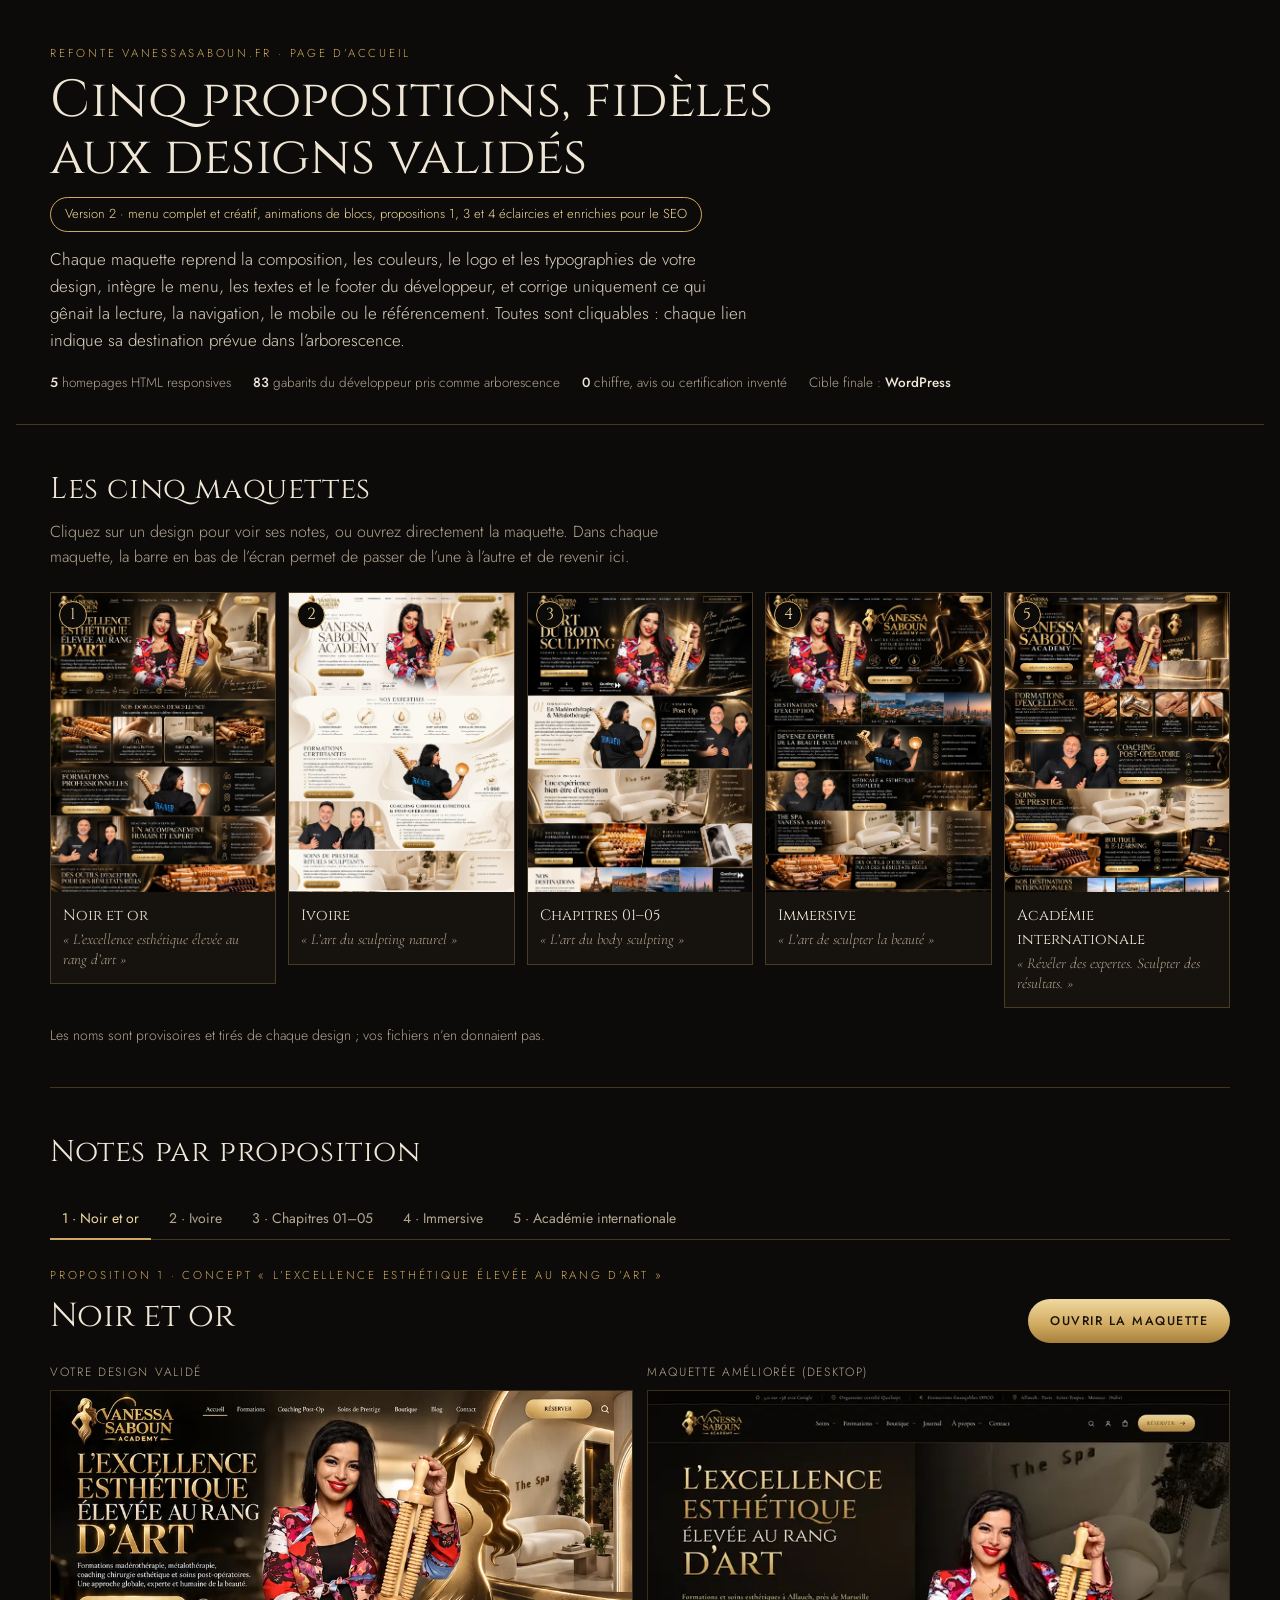
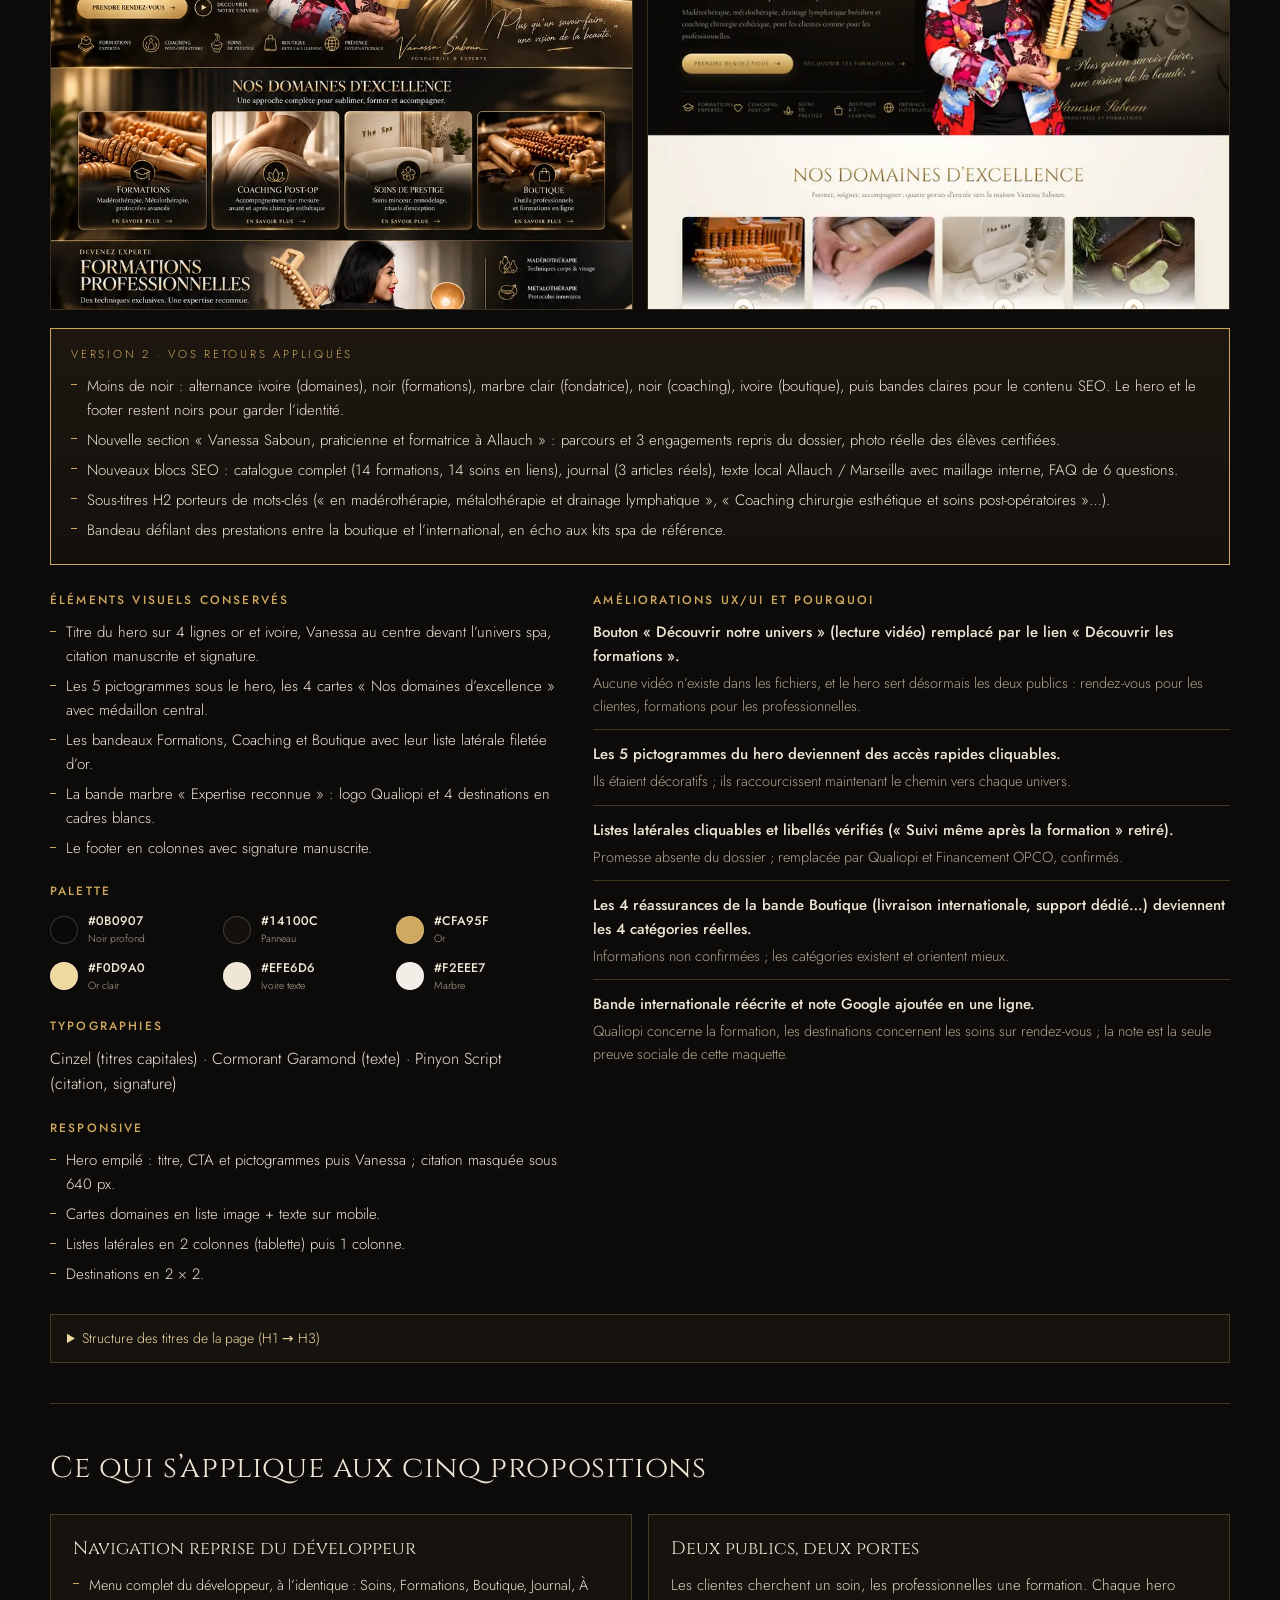
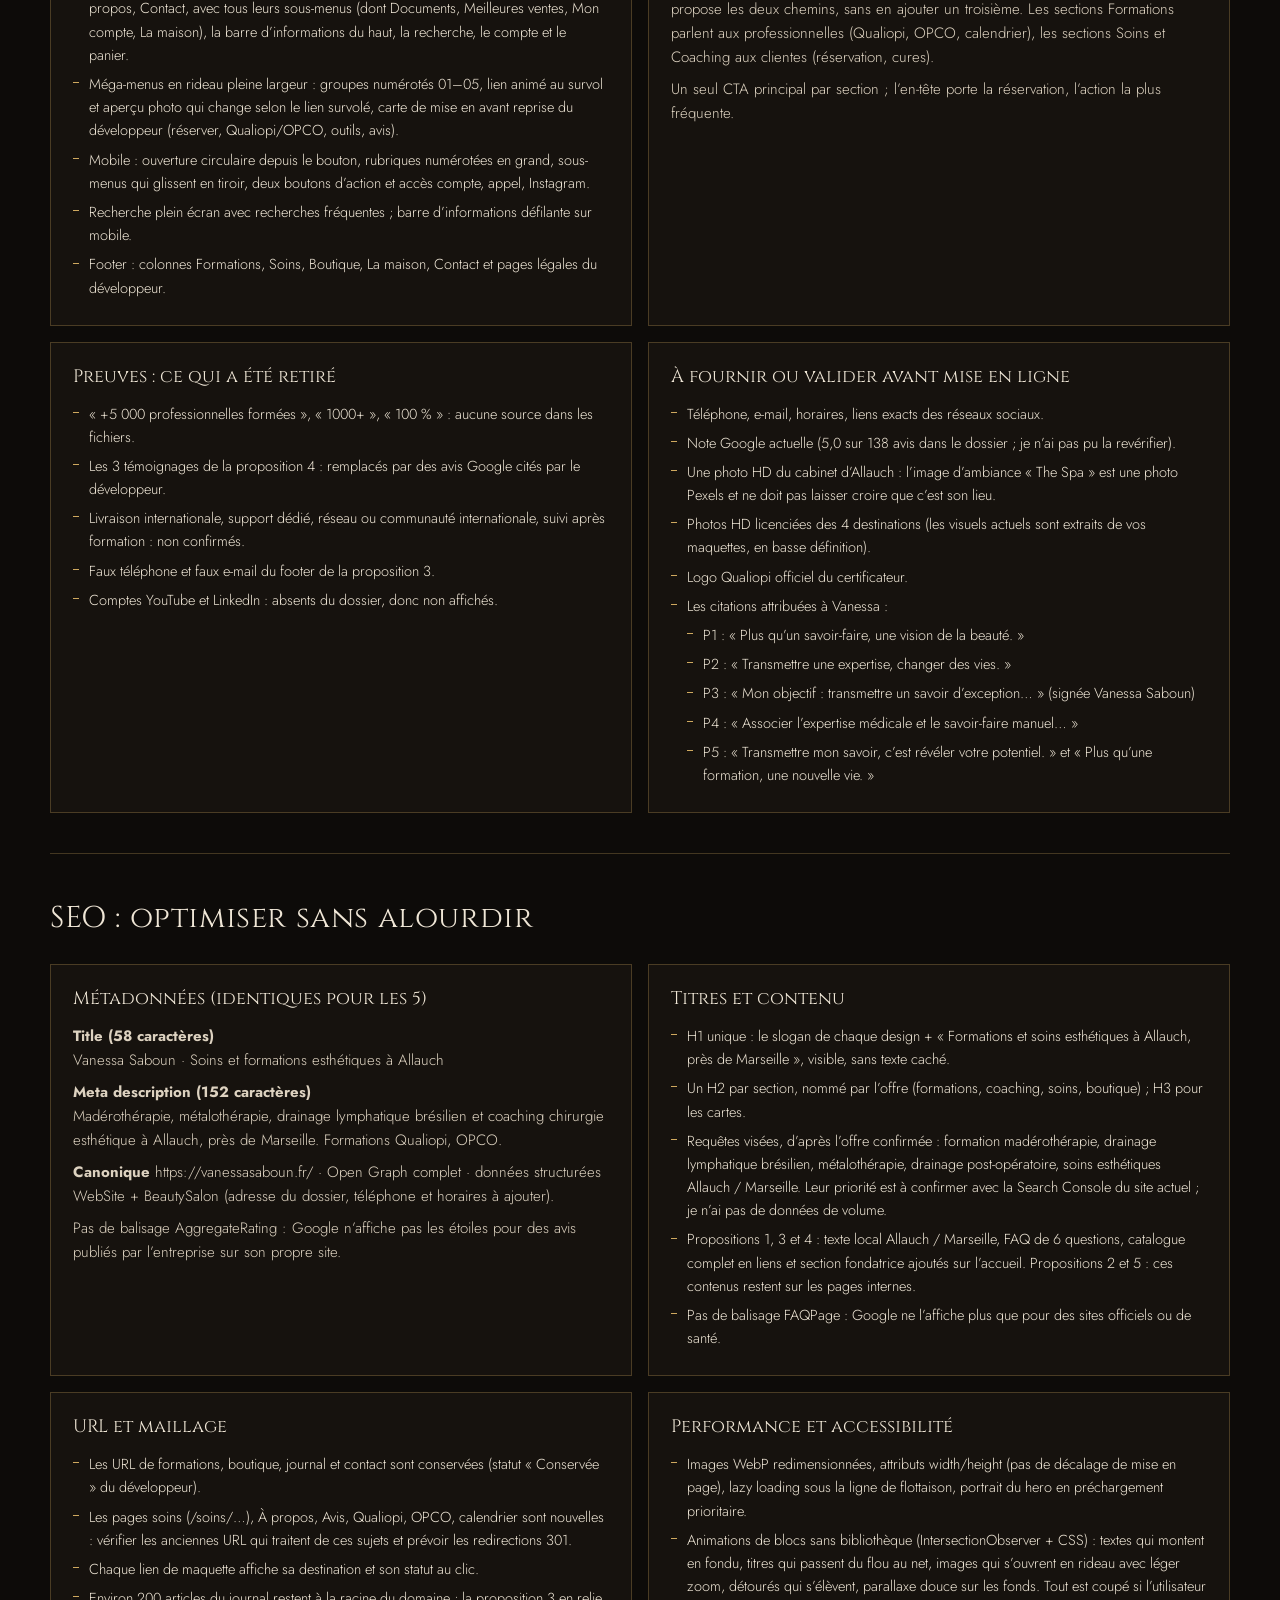
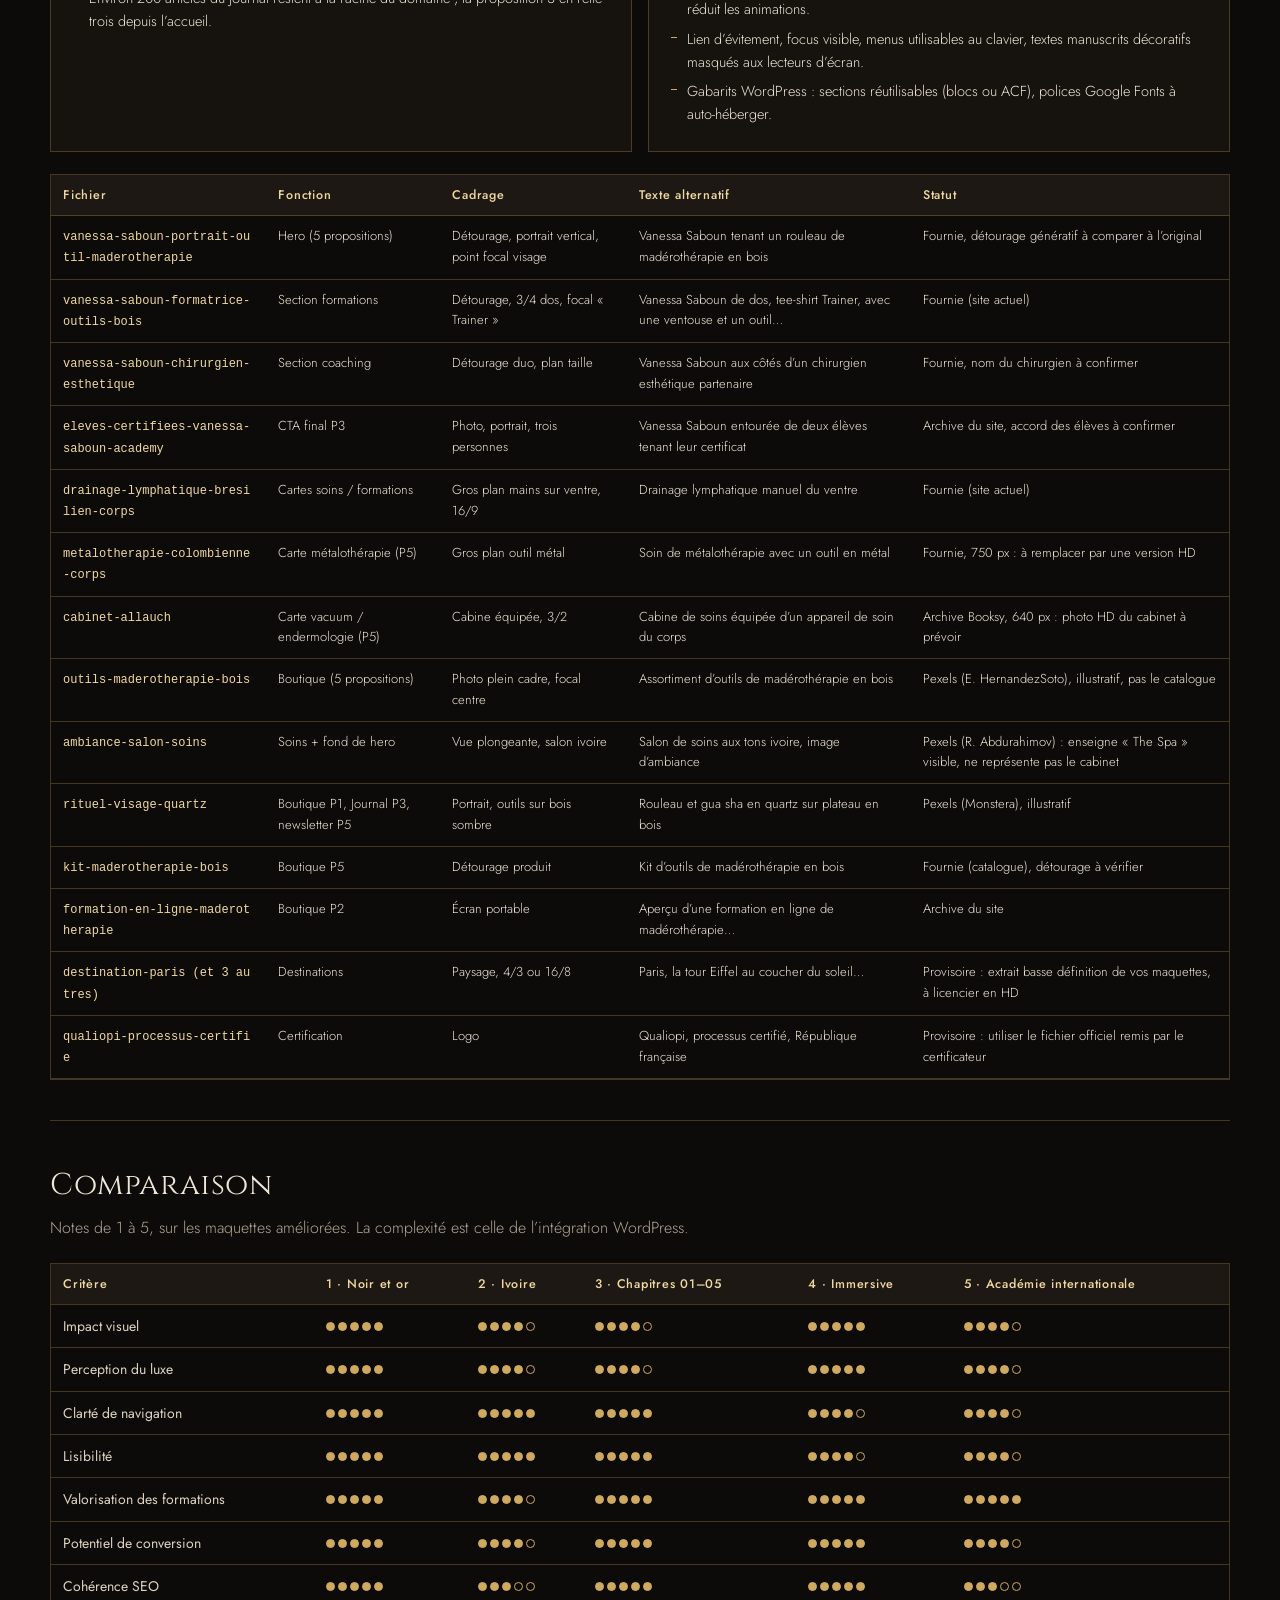
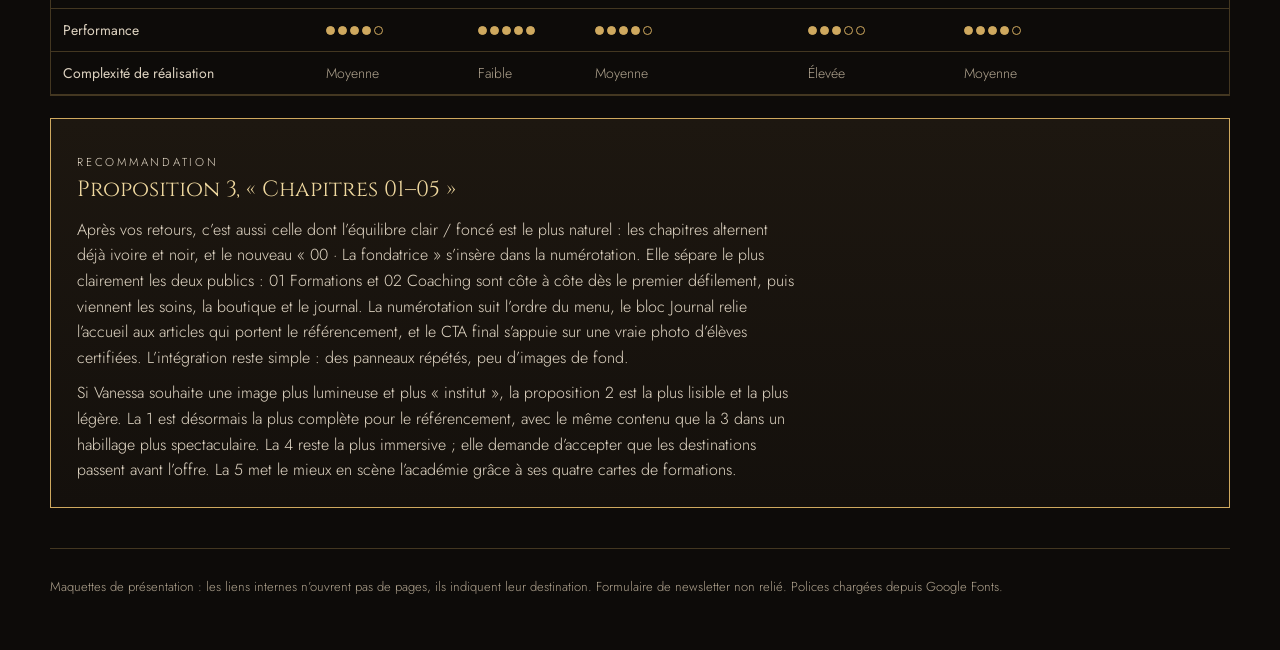
<file: index.html>
<!doctype html><html><head><meta charset=utf8><meta name=viewport content="width=device-width,initial-scale=1,viewport-fit=cover"><style>:root{color-scheme:light;box-sizing:border-box;padding-top:env(safe-area-inset-top,0px);padding-bottom:env(safe-area-inset-bottom,0px)}html{scroll-padding-top:env(safe-area-inset-top,0px)}body{margin:0;padding:0;font:14px -apple-system,BlinkMacSystemFont,sans-serif;background:#fff;color:#000}img{max-width:100%}[hidden]:not([hidden=until-found i]){display:none!important}</style></head><body>
<title>Vanessa Saboun Homepage</title>
<meta name="claude:viewport-fit-sides" content="cover">
<link rel="preconnect" href="https://fonts.googleapis.com"><link rel="preconnect" href="https://fonts.gstatic.com" crossorigin>
<link rel="stylesheet" href="https://fonts.googleapis.com/css2?family=Cinzel:wght@400;500&family=Cormorant+Garamond:ital,wght@0,500;1,400&family=Jost:wght@300;400;500&display=swap">
<style>
/* Layout: one presentation column; proposals as a 5-card strip, then tabbed notes, then shared decisions and the comparison */
:root{color-scheme:dark;--bg:#0d0b09;--panel:#16120e;--panel2:#1d1813;--fg:#efe6d6;--muted:#b3a691;--gold:#cfa95f;--gold-hi:#f0d9a0;--line:rgba(207,169,95,.28);--warn:#e7b25a;
 --f-disp:"Cinzel",Georgia,serif;--f-ser:"Cormorant Garamond",Georgia,serif;--f-body:"Jost","Avenir Next","Helvetica Neue",system-ui,sans-serif}
body{background:var(--bg);color:var(--fg);font:300 16px/1.6 var(--f-body);padding-left:max(16px,env(safe-area-inset-left,0px));padding-right:max(16px,env(safe-area-inset-right,0px))}
*{box-sizing:border-box}
.w{max-width:1180px;margin-inline:auto}
a{color:var(--gold-hi)}
h1,h2,h3,h4,p,ul,ol,figure{margin:0}ul,ol{padding:0;list-style:none}
:focus-visible{outline:2px solid var(--gold);outline-offset:3px}
.top{padding-block:44px 30px;border-bottom:1px solid var(--line)}
.eyebrow{font-size:11.5px;letter-spacing:.24em;text-transform:uppercase;color:var(--gold)}
.top h1{font-family:var(--f-disp);font-weight:400;font-size:clamp(30px,4.4vw,52px);line-height:1.08;margin-top:10px;text-wrap:balance}
.ver{display:inline-block;margin-top:12px;padding:6px 14px;border:1px solid var(--gold);border-radius:999px;font-size:13px;color:var(--gold-hi)}
.top p.lead{max-width:70ch;margin-top:14px;color:#ddd2c0;font-size:17px}
.facts{display:flex;flex-wrap:wrap;gap:8px 22px;margin-top:18px;font-size:13.5px;color:var(--muted)}
.facts b{color:var(--fg);font-weight:500}
section.blk{padding-block:40px;border-bottom:1px solid var(--line)}
h2.s{font-family:var(--f-disp);font-weight:400;font-size:clamp(22px,2.4vw,30px);letter-spacing:.02em}
.sub{color:var(--muted);margin-top:6px;max-width:72ch}
.pcards{display:grid;grid-template-columns:repeat(5,1fr);gap:12px;margin-top:22px}
.pcard{position:relative;display:flex;flex-direction:column;text-decoration:none;color:var(--fg);border:1px solid var(--line);background:var(--panel);overflow:hidden;transition:border-color .25s,transform .25s}
.pcard:hover{border-color:var(--gold);transform:translateY(-3px)}
.pcard img{width:100%;aspect-ratio:3/4;object-fit:cover;object-position:top}
.pn{position:absolute;top:8px;left:8px;width:28px;height:28px;border-radius:50%;display:grid;place-items:center;background:var(--bg);border:1px solid var(--gold);font-family:var(--f-disp);color:var(--gold-hi)}
.pt{font-family:var(--f-disp);font-size:15px;padding:12px 12px 0}
.pc{font-family:var(--f-ser);font-style:italic;color:var(--muted);font-size:15px;padding:2px 12px 14px;line-height:1.3}
.how{margin-top:16px;font-size:14px;color:var(--muted)}
[role=tablist]{display:flex;flex-wrap:wrap;gap:6px;margin-top:22px;border-bottom:1px solid var(--line)}
[role=tab]{background:none;border:0;border-bottom:2px solid transparent;color:var(--muted);font:400 14px var(--f-body);padding:10px 12px;cursor:pointer;margin-bottom:-1px}
[role=tab][aria-selected=true]{color:var(--gold-hi);border-bottom-color:var(--gold)}
.tab{padding-top:26px}
.tab-hd{display:flex;justify-content:space-between;align-items:end;gap:16px;flex-wrap:wrap}
.tab h3{font-family:var(--f-disp);font-weight:400;font-size:clamp(24px,2.6vw,34px);margin-top:6px}
.open{display:inline-flex;align-items:center;gap:8px;padding:12px 22px;border-radius:999px;background:linear-gradient(180deg,#f0d9a0,#cfa95f 60%,#a7803d);color:#1a140c;text-decoration:none;font-weight:500;font-size:12.5px;letter-spacing:.12em;text-transform:uppercase}
.cmp{display:grid;grid-template-columns:1fr 1fr;gap:14px;margin-top:20px}
.cmp figcaption{font-size:12px;letter-spacing:.14em;text-transform:uppercase;color:var(--muted);margin-bottom:8px}
.scroll{height:520px;overflow-y:auto;border:1px solid var(--line);background:#000}
.scroll img{width:100%;display:block}
.v2{margin-top:18px;border:1px solid var(--gold);background:linear-gradient(180deg,#1d1710,#14100c);padding:16px 20px}.v2 .dots{margin-top:10px}
.warn{margin-top:16px;border-left:2px solid var(--warn);padding:10px 14px;background:rgba(231,178,90,.08);font-size:14.5px}
.cols{display:grid;grid-template-columns:1fr 1.25fr;gap:34px;margin-top:26px}
.cols>div{min-width:0}
h4{font-family:var(--f-body);font-weight:500;font-size:12px;letter-spacing:.18em;text-transform:uppercase;color:var(--gold);margin:22px 0 10px}
.cols>div>h4:first-child{margin-top:0}
.dots li{position:relative;padding-left:16px;margin-bottom:6px;font-size:15px}
.dots li::before{content:"";position:absolute;left:0;top:.7em;width:6px;height:1px;background:var(--gold)}
.why li{display:grid;gap:3px;padding:12px 0;border-top:1px solid var(--line)}
.why li:first-child{border-top:0;padding-top:0}
.why b{font-weight:500;font-size:15px}.why span{color:var(--muted);font-size:14.5px}
.pal{display:grid;grid-template-columns:repeat(3,1fr);gap:10px}
.pal li{display:grid;grid-template-columns:28px 1fr;column-gap:10px;align-items:center;font-size:12.5px}
.sw{grid-row:span 2;width:28px;height:28px;border-radius:50%;border:1px solid rgba(255,255,255,.18)}
.pal b{font-weight:500;font-variant-numeric:tabular-nums}.pal small{color:var(--muted)}
details.ol{margin-top:22px;border:1px solid var(--line);background:var(--panel)}
details.ol summary{cursor:pointer;padding:12px 16px;font-size:14px;color:var(--gold-hi)}
details.ol ol{padding:4px 16px 14px}
details.ol li{font-size:14px;padding:3px 0}
details.ol li.h2{padding-left:18px}details.ol li.h3{padding-left:36px;color:var(--muted)}
details.ol code{display:inline-block;width:30px;font-size:11px;color:var(--gold)}
.grid2{display:grid;grid-template-columns:1fr 1fr;gap:16px;margin-top:22px}
.card{background:var(--panel);border:1px solid var(--line);padding:20px 22px;min-width:0}
.card h3{font-family:var(--f-disp);font-weight:400;font-size:18px;margin-bottom:10px}
.card p{font-size:15px;color:#ddd2c0}.card p+p{margin-top:8px}
.card .dots li{font-size:14.5px}
.tw{overflow-x:auto;margin-top:22px;border:1px solid var(--line)}
table{border-collapse:collapse;width:100%;min-width:760px;font-size:14px}
th,td{padding:10px 12px;text-align:left;border-bottom:1px solid var(--line);vertical-align:top}
thead th{font-weight:500;font-size:12.5px;letter-spacing:.06em;color:var(--gold-hi);background:var(--panel2)}
thead th a{text-decoration:none}
tbody th{font-weight:400;color:#ddd2c0}
.sc{display:inline-flex;gap:3px}.sc i{width:9px;height:9px;border-radius:50%;border:1px solid var(--gold)}.sc i.on{background:var(--gold)}
.cx{color:var(--muted)}
.tsm td{font-size:13px}.tsm code{font-size:12px;color:var(--gold-hi);word-break:break-all}
.reco{margin-top:22px;border:1px solid var(--gold);background:linear-gradient(180deg,#1d1710,#14100c);padding:24px 26px}
.reco h3{font-family:var(--f-disp);font-weight:400;font-size:22px;color:var(--gold-hi)}
.reco p{margin-top:10px;max-width:80ch;color:#e3d8c6}
footer.end{padding-block:28px 60px;color:var(--muted);font-size:13px}
@media (max-width:900px){.pcards{grid-template-columns:repeat(3,1fr)}.cols,.grid2,.cmp{grid-template-columns:1fr}.scroll{height:380px}}
@media (max-width:560px){.pcards{grid-template-columns:repeat(2,1fr)}.pal{grid-template-columns:repeat(2,1fr)}}
@media (prefers-reduced-motion:reduce){.pcard{transition:none}}
</style>

<header class="top"><div class="w">
<p class="eyebrow">Refonte vanessasaboun.fr · Page d’accueil</p>
<h1>Cinq propositions, fidèles aux designs validés</h1><p class="ver">Version 2 · menu complet et créatif, animations de blocs, propositions 1, 3 et 4 éclaircies et enrichies pour le SEO</p>
<p class="lead">Chaque maquette reprend la composition, les couleurs, le logo et les typographies de votre design, intègre le menu, les textes et le footer du développeur, et corrige uniquement ce qui gênait la lecture, la navigation, le mobile ou le référencement. Toutes sont cliquables : chaque lien indique sa destination prévue dans l’arborescence.</p>
<div class="facts"><span><b>5</b> homepages HTML responsives</span><span><b>83</b> gabarits du développeur pris comme arborescence</span><span><b>0</b> chiffre, avis ou certification inventé</span><span>Cible finale : <b>WordPress</b></span></div>
</div></header>

<main class="w">
<section class="blk" aria-labelledby="s1">
<h2 class="s" id="s1">Les cinq maquettes</h2>
<p class="sub">Cliquez sur un design pour voir ses notes, ou ouvrez directement la maquette. Dans chaque maquette, la barre en bas de l’écran permet de passer de l’une à l’autre et de revenir ici.</p>
<ul class="pcards"><li><a class="pcard" href="#p1" data-tab="p1"><img src="concept-1.webp" alt="" loading="lazy">
<span class="pn">1</span><span class="pt">Noir et or</span><span class="pc">« L’excellence esthétique élevée au rang d’art »</span></a></li><li><a class="pcard" href="#p2" data-tab="p2"><img src="concept-2.webp" alt="" loading="lazy">
<span class="pn">2</span><span class="pt">Ivoire</span><span class="pc">« L’art du sculpting naturel »</span></a></li><li><a class="pcard" href="#p3" data-tab="p3"><img src="concept-3.webp" alt="" loading="lazy">
<span class="pn">3</span><span class="pt">Chapitres 01–05</span><span class="pc">« L’art du body sculpting »</span></a></li><li><a class="pcard" href="#p4" data-tab="p4"><img src="concept-4.webp" alt="" loading="lazy">
<span class="pn">4</span><span class="pt">Immersive</span><span class="pc">« L’art de sculpter la beauté »</span></a></li><li><a class="pcard" href="#p5" data-tab="p5"><img src="concept-5.webp" alt="" loading="lazy">
<span class="pn">5</span><span class="pt">Académie internationale</span><span class="pc">« Révéler des expertes. Sculpter des résultats. »</span></a></li></ul>
<p class="how">Les noms sont provisoires et tirés de chaque design ; vos fichiers n’en donnaient pas.</p>
</section>

<section class="blk" aria-labelledby="s2">
<h2 class="s" id="s2">Notes par proposition</h2>
<div role="tablist" aria-label="Propositions"><button type="button" role="tab" id="b1" aria-controls="p1" aria-selected="true">1 · Noir et or</button><button type="button" role="tab" id="b2" aria-controls="p2" aria-selected="false">2 · Ivoire</button><button type="button" role="tab" id="b3" aria-controls="p3" aria-selected="false">3 · Chapitres 01–05</button><button type="button" role="tab" id="b4" aria-controls="p4" aria-selected="false">4 · Immersive</button><button type="button" role="tab" id="b5" aria-controls="p5" aria-selected="false">5 · Académie internationale</button></div>
<section class="tab" id="p1" aria-labelledby="t1" >
<div class="tab-hd"><div><p class="eyebrow">Proposition 1 · concept « L’excellence esthétique élevée au rang d’art »</p><h3 id="t1">Noir et or</h3></div>
<a class="open" href="p1.html">Ouvrir la maquette</a></div>
<div class="cmp"><figure><figcaption>Votre design validé</figcaption><div class="scroll"><img src="concept-1.webp" alt="Design d’origine de la proposition 1" loading="lazy"></div></figure>
<figure><figcaption>Maquette améliorée (desktop)</figcaption><div class="scroll"><img src="maquette-1.webp" alt="Capture de la maquette HTML de la proposition 1" loading="lazy"></div></figure></div>
<div class="v2"><p class="eyebrow">Version 2 · vos retours appliqués</p><ul class="dots"><li>Moins de noir : alternance ivoire (domaines), noir (formations), marbre clair (fondatrice), noir (coaching), ivoire (boutique), puis bandes claires pour le contenu SEO. Le hero et le footer restent noirs pour garder l’identité.</li><li>Nouvelle section « Vanessa Saboun, praticienne et formatrice à Allauch » : parcours et 3 engagements repris du dossier, photo réelle des élèves certifiées.</li><li>Nouveaux blocs SEO : catalogue complet (14 formations, 14 soins en liens), journal (3 articles réels), texte local Allauch / Marseille avec maillage interne, FAQ de 6 questions.</li><li>Sous-titres H2 porteurs de mots-clés (« en madérothérapie, métalothérapie et drainage lymphatique », « Coaching chirurgie esthétique et soins post-opératoires »…).</li><li>Bandeau défilant des prestations entre la boutique et l’international, en écho aux kits spa de référence.</li></ul></div>
<div class="cols">
<div><h4>Éléments visuels conservés</h4><ul class="dots"><li>Titre du hero sur 4 lignes or et ivoire, Vanessa au centre devant l’univers spa, citation manuscrite et signature.</li><li>Les 5 pictogrammes sous le hero, les 4 cartes « Nos domaines d’excellence » avec médaillon central.</li><li>Les bandeaux Formations, Coaching et Boutique avec leur liste latérale filetée d’or.</li><li>La bande marbre « Expertise reconnue » : logo Qualiopi et 4 destinations en cadres blancs.</li><li>Le footer en colonnes avec signature manuscrite.</li></ul>
<h4>Palette</h4><ul class="pal"><li><span class="sw" style="background:#0B0907"></span><b>#0B0907</b><small>Noir profond</small></li><li><span class="sw" style="background:#14100C"></span><b>#14100C</b><small>Panneau</small></li><li><span class="sw" style="background:#CFA95F"></span><b>#CFA95F</b><small>Or</small></li><li><span class="sw" style="background:#F0D9A0"></span><b>#F0D9A0</b><small>Or clair</small></li><li><span class="sw" style="background:#EFE6D6"></span><b>#EFE6D6</b><small>Ivoire texte</small></li><li><span class="sw" style="background:#F2EEE7"></span><b>#F2EEE7</b><small>Marbre</small></li></ul>
<h4>Typographies</h4><p>Cinzel (titres capitales) · Cormorant Garamond (texte) · Pinyon Script (citation, signature)</p>
<h4>Responsive</h4><ul class="dots"><li>Hero empilé : titre, CTA et pictogrammes puis Vanessa ; citation masquée sous 640 px.</li><li>Cartes domaines en liste image + texte sur mobile.</li><li>Listes latérales en 2 colonnes (tablette) puis 1 colonne.</li><li>Destinations en 2 × 2.</li></ul></div>
<div><h4>Améliorations UX/UI et pourquoi</h4><ul class="why"><li><b>Bouton « Découvrir notre univers » (lecture vidéo) remplacé par le lien « Découvrir les formations ».</b><span>Aucune vidéo n’existe dans les fichiers, et le hero sert désormais les deux publics : rendez-vous pour les clientes, formations pour les professionnelles.</span></li><li><b>Les 5 pictogrammes du hero deviennent des accès rapides cliquables.</b><span>Ils étaient décoratifs ; ils raccourcissent maintenant le chemin vers chaque univers.</span></li><li><b>Listes latérales cliquables et libellés vérifiés (« Suivi même après la formation » retiré).</b><span>Promesse absente du dossier ; remplacée par Qualiopi et Financement OPCO, confirmés.</span></li><li><b>Les 4 réassurances de la bande Boutique (livraison internationale, support dédié…) deviennent les 4 catégories réelles.</b><span>Informations non confirmées ; les catégories existent et orientent mieux.</span></li><li><b>Bande internationale réécrite et note Google ajoutée en une ligne.</b><span>Qualiopi concerne la formation, les destinations concernent les soins sur rendez-vous ; la note est la seule preuve sociale de cette maquette.</span></li></ul></div>
</div>
<details class="ol"><summary>Structure des titres de la page (H1 → H3)</summary><ol><li class="h1"><code>H1</code>L’excellence esthétique élevée au rang d’art — Formations et soins esthétiques à Allauch, près de Marseille</li><li class="h2"><code>H2</code>Nos domaines d’excellence</li><li class="h3"><code>H3</code>Formations</li><li class="h3"><code>H3</code>Coaching post-op</li><li class="h3"><code>H3</code>Soins de prestige</li><li class="h3"><code>H3</code>Boutique</li><li class="h2"><code>H2</code>Formations professionnelles en madérothérapie, métalothérapie et drainage lymphatique</li><li class="h2"><code>H2</code>Vanessa Saboun, praticienne et formatrice à Allauch</li><li class="h3"><code>H3</code>Le geste juste</li><li class="h3"><code>H3</code>La sécurité</li><li class="h3"><code>H3</code>La transmission</li><li class="h2"><code>H2</code>Un accompagnement humain et expert Coaching chirurgie esthétique et soins post-opératoires</li><li class="h2"><code>H2</code>Des outils d’exception pour un geste juste Outils de madérothérapie, de métalothérapie et formations en ligne</li><li class="h2"><code>H2</code>Une expertise reconnue, d’Allauch à l’international</li><li class="h2"><code>H2</code>Toutes nos formations et nos soins</li><li class="h3"><code>H3</code>Formations professionnelles</li><li class="h3"><code>H3</code>Soins esthétiques</li><li class="h2"><code>H2</code>Conseils et savoir-faire, en accès libre</li><li class="h3"><code>H3</code>Madérothérapie : combien de séances avant de voir des résultats concrets ?</li><li class="h3"><code>H3</code>Drainage lymphatique pour traiter les poches sous les yeux</li><li class="h3"><code>H3</code>Pourquoi se former à la cafétérapia ?</li><li class="h2"><code>H2</code>Soins esthétiques et formations à Allauch, près de Marseille</li><li class="h2"><code>H2</code>Questions fréquentes</li></ol></details>
</section><section class="tab" id="p2" aria-labelledby="t2" hidden>
<div class="tab-hd"><div><p class="eyebrow">Proposition 2 · concept « L’art du sculpting naturel »</p><h3 id="t2">Ivoire</h3></div>
<a class="open" href="p2.html">Ouvrir la maquette</a></div>
<div class="cmp"><figure><figcaption>Votre design validé</figcaption><div class="scroll"><img src="concept-2.webp" alt="Design d’origine de la proposition 2" loading="lazy"></div></figure>
<figure><figcaption>Maquette améliorée (desktop)</figcaption><div class="scroll"><img src="maquette-2.webp" alt="Capture de la maquette HTML de la proposition 2" loading="lazy"></div></figure></div>

<div class="cols">
<div><h4>Éléments visuels conservés</h4><ul class="dots"><li>Fond ivoire lumineux, ruban doré, nom de la marque en capitales fines sur 3 lignes.</li><li>Bandeau de 4 chiffres sous le CTA, médaillons « Nos expertises ».</li><li>Vanessa « Trainer » au centre de la section Formations avec citation manuscrite.</li><li>Coaching avec photo du duo et coches, soins avec image centrale et liste, boutique avec visuel e-learning.</li><li>4 destinations aux angles arrondis, footer noir avec Qualiopi et devise de bas de page.</li></ul>
<h4>Palette</h4><ul class="pal"><li><span class="sw" style="background:#F8F3EB"></span><b>#F8F3EB</b><small>Ivoire</small></li><li><span class="sw" style="background:#F1E9DD"></span><b>#F1E9DD</b><small>Sable</small></li><li><span class="sw" style="background:#2A231C"></span><b>#2A231C</b><small>Encre</small></li><li><span class="sw" style="background:#B98B45"></span><b>#B98B45</b><small>Or</small></li><li><span class="sw" style="background:#8A6326"></span><b>#8A6326</b><small>Or foncé (textes)</small></li><li><span class="sw" style="background:#0F0D0B"></span><b>#0F0D0B</b><small>Nuit (footer)</small></li></ul>
<h4>Typographies</h4><p>Cormorant Garamond (titres fins et texte) · Jost (libellés espacés) · Allura (manuscrit)</p>
<h4>Responsive</h4><ul class="dots"><li>Hero empilé, chiffres en grille 2 × 2.</li><li>Médaillons sur 3 puis 2 colonnes.</li><li>Chaque section : image en tête, puis texte, puis liste.</li><li>Ruban doré masqué sur mobile pour ne pas croiser le texte.</li></ul></div>
<div><h4>Améliorations UX/UI et pourquoi</h4><ul class="why"><li><b>« +5 000 professionnelles formées » et « 100 % expertise naturelle » remplacés par 5,0 sur 138 avis Google et 11 formations en présentiel.</b><span>Chiffres absents du dossier ; ceux retenus y figurent.</span></li><li><b>Médaillons devenus des liens vers les pages soins ; « Body sculpting » et « Rituels de prestige » renommés en prestations réelles.</b><span>Vacuum body et endermologie, kobido et face taping sont au catalogue ; les intitulés génériques n’ont pas de page.</span></li><li><b>CTA d’en-tête « Réserver / S’inscrire » ramené à « Réserver un soin ».</b><span>Un bouton, une action ; l’inscription passe par Formations, toujours visible.</span></li><li><b>Globe de langue retiré.</b><span>Aucune version anglaise n’est prévue dans l’arborescence ; à réintégrer si elle l’est.</span></li><li><b>Petits textes dorés passés en or foncé.</b><span>L’or clair du concept n’atteint pas un contraste lisible sur ivoire.</span></li><li><b>Manuscrit du hero : « Des gestes précis, des résultats visibles ».</b><span>Formule du dossier, moins promissoire que « résultats réels ».</span></li></ul></div>
</div>
<details class="ol"><summary>Structure des titres de la page (H1 → H3)</summary><ol><li class="h1"><code>H1</code>L’art du sculpting naturel Vanessa Saboun Academy — Formations et soins esthétiques à Allauch, près de Marseille</li><li class="h2"><code>H2</code>Nos expertises</li><li class="h3"><code>H3</code>Madérothérapie</li><li class="h3"><code>H3</code>Métalothérapie</li><li class="h3"><code>H3</code>Drainage lymphatique</li><li class="h3"><code>H3</code>Vacuum body &amp; endermologie</li><li class="h3"><code>H3</code>Kobido &amp; face taping</li><li class="h2"><code>H2</code>Formations certifiantes</li><li class="h2"><code>H2</code>Coaching chirurgie esthétique &amp; post-opératoire</li><li class="h2"><code>H2</code>Soins de prestige, rituels sculptants</li><li class="h2"><code>H2</code>Boutique &amp; formations en ligne</li><li class="h2"><code>H2</code>Nos destinations</li></ol></details>
</section><section class="tab" id="p3" aria-labelledby="t3" hidden>
<div class="tab-hd"><div><p class="eyebrow">Proposition 3 · concept « L’art du body sculpting »</p><h3 id="t3">Chapitres 01–05</h3></div>
<a class="open" href="p3.html">Ouvrir la maquette</a></div>
<div class="cmp"><figure><figcaption>Votre design validé</figcaption><div class="scroll"><img src="concept-3.webp" alt="Design d’origine de la proposition 3" loading="lazy"></div></figure>
<figure><figcaption>Maquette améliorée (desktop)</figcaption><div class="scroll"><img src="maquette-3.webp" alt="Capture de la maquette HTML de la proposition 3" loading="lazy"></div></figure></div>
<div class="v2"><p class="eyebrow">Version 2 · vos retours appliqués</p><ul class="dots"><li>Moins de noir : 03 Soins passe en sable clair, 04 Boutique en ivoire ; restent noirs le hero, 02 Coaching, 05 Journal, le CTA final et le footer.</li><li>Nouveau chapitre « 00 · La fondatrice », typographique (sans photo répétée), qui ouvre la numérotation.</li><li>Catalogue complet en cartes claires, texte local Allauch / Marseille et FAQ de 6 questions avant le CTA final.</li><li>Sous-titres H2 ajoutés à chaque chapitre (« Formations certifiantes à Allauch et en ligne », « Soins minceur et drainage lymphatique à Allauch »…).</li></ul></div>
<div class="cols">
<div><h4>Éléments visuels conservés</h4><ul class="dots"><li>Hero noir « L’art du body sculpting », anneau doré autour de Vanessa, citation et signature à droite.</li><li>Chiffres et logo Qualiopi sous le CTA.</li><li>Numérotation 01 à 05 en panneaux ivoire et noir, 03 Soins avec colonne noire et « Le luxe du résultat ».</li><li>04 Boutique et 05 Blog côte à côte, bande destinations avec Qualiopi.</li><li>CTA final « Prête à transformer votre avenir ? » et footer avec newsletter.</li></ul>
<h4>Palette</h4><ul class="pal"><li><span class="sw" style="background:#0A0907"></span><b>#0A0907</b><small>Noir</small></li><li><span class="sw" style="background:#F5EFE5"></span><b>#F5EFE5</b><small>Ivoire</small></li><li><span class="sw" style="background:#EBE1D1"></span><b>#EBE1D1</b><small>Ivoire ombré</small></li><li><span class="sw" style="background:#C9A35A"></span><b>#C9A35A</b><small>Or</small></li><li><span class="sw" style="background:#ECD39A"></span><b>#ECD39A</b><small>Or clair</small></li><li><span class="sw" style="background:#231D16"></span><b>#231D16</b><small>Encre</small></li></ul>
<h4>Typographies</h4><p>Cinzel (hero, CTA final) · Cormorant Garamond (titres, numéros italiques) · Jost (texte) · Great Vibes (manuscrit)</p>
<h4>Responsive</h4><ul class="dots"><li>Hero : titre, CTA, chiffres, puis Vanessa dans son anneau, puis citation.</li><li>Panneaux empilés, visuel en tête de chaque chapitre.</li><li>Destinations en 2 × 2, encart Qualiopi pleine largeur.</li><li>CTA final en une colonne.</li></ul></div>
<div><h4>Améliorations UX/UI et pourquoi</h4><ul class="why"><li><b>CTA d’en-tête « Nous contacter » devenu « Prendre rendez-vous ».</b><span>C’est l’action la plus fréquente des clientes ; Contact reste dans le menu.</span></li><li><b>« 1000+ professionnels formés » et « 100 % formations certifiantes » retirés.</b><span>Remplacés par la note Google, les 4 destinations et le financement OPCO.</span></li><li><b>Bloc 05 Journal : 3 articles réels ajoutés en liens.</b><span>Le journal (environ 200 articles) nourrit le référencement ; trois liens suffisent, sans grille de blog.</span></li><li><b>Image du CTA final : la statue dorée générée est remplacée par la photo réelle d’élèves avec leur certificat.</b><span>Preuve concrète, au moment où l’on demande l’engagement.</span></li><li><b>Liste du CTA final : « communauté internationale » et « opportunités à l’international » remplacés.</b><span>Non confirmés ; remplacés par Qualiopi, présentiel ou en ligne, OPCO.</span></li><li><b>Footer : faux e-mail et faux téléphone du concept retirés.</b><span>Emplacements signalés « à communiquer » en attendant les coordonnées réelles.</span></li></ul></div>
</div>
<details class="ol"><summary>Structure des titres de la page (H1 → H3)</summary><ol><li class="h1"><code>H1</code>L’art du body sculpting — Former · Sublimer · Accompagner Formations et soins esthétiques à Allauch</li><li class="h2"><code>H2</code>Vanessa Saboun, praticienne et formatrice à Allauch</li><li class="h3"><code>H3</code>Le geste juste</li><li class="h3"><code>H3</code>La sécurité</li><li class="h3"><code>H3</code>La transmission</li><li class="h2"><code>H2</code>En madérothérapie, métalothérapie et drainage lymphatique Formations certifiantes à Allauch et en ligne</li><li class="h2"><code>H2</code>Post-opératoire et chirurgie esthétique Coaching avant et après votre intervention</li><li class="h2"><code>H2</code>Une expérience bien-être d’exception Soins minceur et drainage lymphatique à Allauch</li><li class="h2"><code>H2</code>Les outils du geste, à la maison Outils de madérothérapie et formations en ligne</li><li class="h2"><code>H2</code>Conseils et expertise, en accès libre</li><li class="h2"><code>H2</code>Toutes nos formations et nos soins</li><li class="h3"><code>H3</code>Formations professionnelles</li><li class="h3"><code>H3</code>Soins esthétiques</li><li class="h2"><code>H2</code>Nos destinations</li><li class="h2"><code>H2</code>Soins esthétiques et formations à Allauch, près de Marseille</li><li class="h2"><code>H2</code>Questions fréquentes</li><li class="h2"><code>H2</code>Prête à transformer votre avenir ?</li></ol></details>
</section><section class="tab" id="p4" aria-labelledby="t4" hidden>
<div class="tab-hd"><div><p class="eyebrow">Proposition 4 · concept « L’art de sculpter la beauté »</p><h3 id="t4">Immersive</h3></div>
<a class="open" href="p4.html">Ouvrir la maquette</a></div>
<div class="cmp"><figure><figcaption>Votre design validé</figcaption><div class="scroll"><img src="concept-4.webp" alt="Design d’origine de la proposition 4" loading="lazy"></div></figure>
<figure><figcaption>Maquette améliorée (desktop)</figcaption><div class="scroll"><img src="maquette-4.webp" alt="Capture de la maquette HTML de la proposition 4" loading="lazy"></div></figure></div>
<div class="v2"><p class="eyebrow">Version 2 · vos retours appliqués</p><ul class="dots"><li>Moins de noir : bandes Formations, Soins, Fondatrice, Certification, Journal et FAQ passées en ivoire ou sable ; Médical, Boutique, Témoignages et Catalogue restent noirs.</li><li>Nouvelle section fondatrice avec photo en arche dorée et 3 engagements en cartes.</li><li>Journal en cartes photo, catalogue complet sur fond noir, texte local et FAQ en fin de page.</li><li>Sous-titres H2 porteurs de mots-clés sur chaque bande.</li></ul></div><p class="warn">La bande destinations, placée avant l’offre, retarde l’accès aux formations et aux soins. Conservée car appréciée ; à remonter sous les formations si la priorité est la conversion.</p>
<div class="cols">
<div><h4>Éléments visuels conservés</h4><ul class="dots"><li>Hero scénique centré sur le logo, Vanessa signée à gauche, 5 médaillons, deux boutons.</li><li>Bande « Destinations d’exception » juste sous le hero.</li><li>Bandeaux Formations, Médical & esthétique, Soins, Boutique avec liste en cercles dorés.</li><li>« Une académie reconnue et certifiée » avec Qualiopi et 4 pictogrammes.</li><li>Témoignages en cartes claires, « Rejoignez l’élite » avec 4 étapes, footer avec devise manuscrite.</li></ul>
<h4>Palette</h4><ul class="pal"><li><span class="sw" style="background:#080706"></span><b>#080706</b><small>Noir</small></li><li><span class="sw" style="background:#D0AA63"></span><b>#D0AA63</b><small>Or</small></li><li><span class="sw" style="background:#F1D89E"></span><b>#F1D89E</b><small>Or clair</small></li><li><span class="sw" style="background:#8E6A2E"></span><b>#8E6A2E</b><small>Or brun</small></li><li><span class="sw" style="background:#EFE5D2"></span><b>#EFE5D2</b><small>Ivoire texte</small></li><li><span class="sw" style="background:#FBF7EF"></span><b>#FBF7EF</b><small>Carte avis</small></li></ul>
<h4>Typographies</h4><p>Cinzel (titres) · Jost (texte, libellés) · Cormorant Garamond italique (citations, avis) · Pinyon Script (signatures)</p>
<h4>Responsive</h4><ul class="dots"><li>Logo, H1 et médaillons d’abord, puis Vanessa.</li><li>Médaillons sur 3 + 2.</li><li>Destinations en 2 × 2.</li><li>Bandeaux empilés, visuel en tête.</li></ul></div>
<div><h4>Améliorations UX/UI et pourquoi</h4><ul class="why"><li><b>H1 en texte sous le logo.</b><span>Le logo seul ne dit pas ce que propose le site ; le H1 reprend la devise et la localisation.</span></li><li><b>Les deux CTA du hero visaient le même public ; désormais « Nos formations » et « Réserver un soin ».</b><span>Chaque public a sa porte d’entrée dès le premier écran.</span></li><li><b>Témoignages inventés (Sophie D., Mélissa K., Amina L.) remplacés par 3 avis Google réels.</b><span>Baya K., Marina M. et Ngacha F., cités dans le dossier.</span></li><li><b>« The Spa Vanessa Saboun, spa luxueux » devient « Un lieu dédié à votre beauté », au cabinet d’Allauch.</b><span>Aucun spa n’est confirmé ; l’image d’ambiance reste à remplacer par une photo du cabinet.</span></li><li><b>Les 4 étapes floues (se spécialiser, se réaliser, réseau) deviennent le vrai parcours.</b><span>Choisir, financer, se former, exercer.</span></li><li><b>Silhouette dorée de droite remplacée par un halo or.</b><span>Aucune image fournie pour cet élément.</span></li></ul></div>
</div>
<details class="ol"><summary>Structure des titres de la page (H1 → H3)</summary><ol><li class="h1"><code>H1</code>L’art de sculpter la beauté — Formations et soins esthétiques à Allauch, près de Marseille</li><li class="h2"><code>H2</code>Destinations d’exception</li><li class="h2"><code>H2</code>Devenez experte de la beauté sculptante Formations en madérothérapie, métalothérapie et drainage lymphatique</li><li class="h2"><code>H2</code>Médicale &amp; esthétique, une approche complète Coaching chirurgie esthétique et soins post-opératoires</li><li class="h2"><code>H2</code>Un lieu dédié à votre beauté Soins esthétiques au cabinet d’Allauch, près de Marseille</li><li class="h2"><code>H2</code>Des outils d’excellence pour un geste juste Outils de madérothérapie et de métalothérapie</li><li class="h2"><code>H2</code>Vanessa Saboun, praticienne et formatrice à Allauch</li><li class="h3"><code>H3</code>Le geste juste</li><li class="h3"><code>H3</code>La sécurité</li><li class="h3"><code>H3</code>La transmission</li><li class="h2"><code>H2</code>Une académie reconnue et certifiée</li><li class="h2"><code>H2</code>Elles nous font confiance</li><li class="h2"><code>H2</code>Rejoignez l’élite de la beauté sculptante</li><li class="h2"><code>H2</code>Conseils et savoir-faire, en accès libre</li><li class="h3"><code>H3</code>Madérothérapie : combien de séances avant de voir des résultats concrets ?</li><li class="h3"><code>H3</code>Drainage lymphatique pour traiter les poches sous les yeux</li><li class="h3"><code>H3</code>Pourquoi se former à la cafétérapia ?</li><li class="h2"><code>H2</code>Toutes nos formations et nos soins</li><li class="h3"><code>H3</code>Formations professionnelles</li><li class="h3"><code>H3</code>Soins esthétiques</li><li class="h2"><code>H2</code>Soins esthétiques et formations à Allauch, près de Marseille</li><li class="h2"><code>H2</code>Questions fréquentes</li></ol></details>
</section><section class="tab" id="p5" aria-labelledby="t5" hidden>
<div class="tab-hd"><div><p class="eyebrow">Proposition 5 · concept « Révéler des expertes. Sculpter des résultats. »</p><h3 id="t5">Académie internationale</h3></div>
<a class="open" href="p5.html">Ouvrir la maquette</a></div>
<div class="cmp"><figure><figcaption>Votre design validé</figcaption><div class="scroll"><img src="concept-5.webp" alt="Design d’origine de la proposition 5" loading="lazy"></div></figure>
<figure><figcaption>Maquette améliorée (desktop)</figcaption><div class="scroll"><img src="maquette-5.webp" alt="Capture de la maquette HTML de la proposition 5" loading="lazy"></div></figure></div>

<div class="cols">
<div><h4>Éléments visuels conservés</h4><ul class="dots"><li>Hero « Vanessa Saboun — Academy — » avec accroche sur deux lignes et 4 pictogrammes séparés.</li><li>Vanessa devant une réception au logo, mots manuscrits « Art, Expertise, Transmission, Résultats ».</li><li>Sections encadrées d’or comme des écrins, 4 cartes formations à médaillon.</li><li>Soins avec colonne ivoire, boutique avec kit, destinations encadrées.</li><li>Bandeau blanc Qualiopi, newsletter avec citation, footer avec citation manuscrite.</li></ul>
<h4>Palette</h4><ul class="pal"><li><span class="sw" style="background:#0B0907"></span><b>#0B0907</b><small>Noir</small></li><li><span class="sw" style="background:#130F0B"></span><b>#130F0B</b><small>Écrin</small></li><li><span class="sw" style="background:#CFA85E"></span><b>#CFA85E</b><small>Or</small></li><li><span class="sw" style="background:#F0D79C"></span><b>#F0D79C</b><small>Or clair</small></li><li><span class="sw" style="background:#F6F3EE"></span><b>#F6F3EE</b><small>Papier</small></li><li><span class="sw" style="background:#231C14"></span><b>#231C14</b><small>Encre</small></li></ul>
<h4>Typographies</h4><p>Cinzel (titres or) · Jost (texte, libellés) · Great Vibes (manuscrit)</p>
<h4>Responsive</h4><ul class="dots"><li>Écrins aux marges réduites (8 px) sur mobile.</li><li>Cartes formations et destinations en 2 × 2.</li><li>Bandeau Qualiopi et newsletter empilés.</li></ul></div>
<div><h4>Améliorations UX/UI et pourquoi</h4><ul class="why"><li><b>« Body contouring » devient « Vacuum body & endermologie », illustré par la photo réelle du cabinet.</b><span>Prestation et formation existantes ; l’intitulé du concept n’a pas de page.</span></li><li><b>« Voir les prochaines dates » sous les destinations devient « Demander une disponibilité ».</b><span>Les formations ont lieu à Allauch ; les destinations concernent les soins et la conciergerie.</span></li><li><b>Pictogrammes du hero : « Expertise reconnue », « Accompagnement personnalisé » remplacés par Qualiopi, OPCO, note Google.</b><span>Preuves vérifiables à la place de qualificatifs.</span></li><li><b>Bandeau Qualiopi : « Expertes formées dans le monde entier » et « Réseau international » remplacés.</b><span>Non confirmés ; remplacés par OPCO, documents, avis.</span></li><li><b>CTA d’en-tête « Nous contacter » devenu « Réserver un soin ».</b><span>Même logique que les autres propositions.</span></li></ul></div>
</div>
<details class="ol"><summary>Structure des titres de la page (H1 → H3)</summary><ol><li class="h1"><code>H1</code>Vanessa Saboun Academy — Formations et soins esthétiques à Allauch, près de Marseille</li><li class="h2"><code>H2</code>Formations d’excellence</li><li class="h3"><code>H3</code>Madérothérapie</li><li class="h3"><code>H3</code>Métalothérapie</li><li class="h3"><code>H3</code>Drainage lymphatique</li><li class="h3"><code>H3</code>Vacuum body &amp; endermologie</li><li class="h2"><code>H2</code>Coaching post-opératoire</li><li class="h2"><code>H2</code>Soins de prestige</li><li class="h2"><code>H2</code>Boutique &amp; e-learning</li><li class="h2"><code>H2</code>Nos destinations internationales</li><li class="h2"><code>H2</code>Vanessa Saboun Academy</li></ol></details>
</section>
</section>

<section class="blk" aria-labelledby="s3">
<h2 class="s" id="s3">Ce qui s’applique aux cinq propositions</h2>
<div class="grid2">
<div class="card"><h3>Navigation reprise du développeur</h3>
<ul class="dots"><li>Menu complet du développeur, à l’identique : Soins, Formations, Boutique, Journal, À propos, Contact, avec tous leurs sous-menus (dont Documents, Meilleures ventes, Mon compte, La maison), la barre d’informations du haut, la recherche, le compte et le panier.</li>
<li>Méga-menus en rideau pleine largeur : groupes numérotés 01–05, lien animé au survol et aperçu photo qui change selon le lien survolé, carte de mise en avant reprise du développeur (réserver, Qualiopi/OPCO, outils, avis).</li>
<li>Mobile : ouverture circulaire depuis le bouton, rubriques numérotées en grand, sous-menus qui glissent en tiroir, deux boutons d’action et accès compte, appel, Instagram.</li>
<li>Recherche plein écran avec recherches fréquentes ; barre d’informations défilante sur mobile.</li>
<li>Footer : colonnes Formations, Soins, Boutique, La maison, Contact et pages légales du développeur.</li></ul></div>
<div class="card"><h3>Deux publics, deux portes</h3>
<p>Les clientes cherchent un soin, les professionnelles une formation. Chaque hero propose les deux chemins, sans en ajouter un troisième. Les sections Formations parlent aux professionnelles (Qualiopi, OPCO, calendrier), les sections Soins et Coaching aux clientes (réservation, cures).</p>
<p>Un seul CTA principal par section ; l’en-tête porte la réservation, l’action la plus fréquente.</p></div>
<div class="card"><h3>Preuves : ce qui a été retiré</h3>
<ul class="dots"><li>« +5 000 professionnelles formées », « 1000+ », « 100 % » : aucune source dans les fichiers.</li>
<li>Les 3 témoignages de la proposition 4 : remplacés par des avis Google cités par le développeur.</li>
<li>Livraison internationale, support dédié, réseau ou communauté internationale, suivi après formation : non confirmés.</li>
<li>Faux téléphone et faux e-mail du footer de la proposition 3.</li>
<li>Comptes YouTube et LinkedIn : absents du dossier, donc non affichés.</li></ul></div>
<div class="card"><h3>À fournir ou valider avant mise en ligne</h3>
<ul class="dots"><li>Téléphone, e-mail, horaires, liens exacts des réseaux sociaux.</li>
<li>Note Google actuelle (5,0 sur 138 avis dans le dossier ; je n’ai pas pu la revérifier).</li>
<li>Une photo HD du cabinet d’Allauch : l’image d’ambiance « The Spa » est une photo Pexels et ne doit pas laisser croire que c’est son lieu.</li>
<li>Photos HD licenciées des 4 destinations (les visuels actuels sont extraits de vos maquettes, en basse définition).</li>
<li>Logo Qualiopi officiel du certificateur.</li>
<li>Les citations attribuées à Vanessa :<ul class="dots" style="margin-top:6px"><li>P1 : « Plus qu’un savoir-faire, une vision de la beauté. »</li><li>P2 : « Transmettre une expertise, changer des vies. »</li><li>P3 : « Mon objectif : transmettre un savoir d’exception… » (signée Vanessa Saboun)</li><li>P4 : « Associer l’expertise médicale et le savoir-faire manuel… »</li><li>P5 : « Transmettre mon savoir, c’est révéler votre potentiel. » et « Plus qu’une formation, une nouvelle vie. »</li></ul></li></ul></div>
</div>
</section>

<section class="blk" aria-labelledby="s4">
<h2 class="s" id="s4">SEO : optimiser sans alourdir</h2>
<div class="grid2">
<div class="card"><h3>Métadonnées (identiques pour les 5)</h3>
<p><b>Title (58 caractères)</b><br>Vanessa Saboun · Soins et formations esthétiques à Allauch</p>
<p><b>Meta description (152 caractères)</b><br>Madérothérapie, métalothérapie, drainage lymphatique brésilien et coaching chirurgie esthétique à Allauch, près de Marseille. Formations Qualiopi, OPCO.</p>
<p><b>Canonique</b> https://vanessasaboun.fr/ · Open Graph complet · données structurées WebSite + BeautySalon (adresse du dossier, téléphone et horaires à ajouter).</p>
<p>Pas de balisage AggregateRating : Google n’affiche pas les étoiles pour des avis publiés par l’entreprise sur son propre site.</p></div>
<div class="card"><h3>Titres et contenu</h3>
<ul class="dots"><li>H1 unique : le slogan de chaque design + « Formations et soins esthétiques à Allauch, près de Marseille », visible, sans texte caché.</li>
<li>Un H2 par section, nommé par l’offre (formations, coaching, soins, boutique) ; H3 pour les cartes.</li>
<li>Requêtes visées, d’après l’offre confirmée : formation madérothérapie, drainage lymphatique brésilien, métalothérapie, drainage post-opératoire, soins esthétiques Allauch / Marseille. Leur priorité est à confirmer avec la Search Console du site actuel ; je n’ai pas de données de volume.</li>
<li>Propositions 1, 3 et 4 : texte local Allauch / Marseille, FAQ de 6 questions, catalogue complet en liens et section fondatrice ajoutés sur l’accueil. Propositions 2 et 5 : ces contenus restent sur les pages internes.</li>
<li>Pas de balisage FAQPage : Google ne l’affiche plus que pour des sites officiels ou de santé.</li></ul></div>
<div class="card"><h3>URL et maillage</h3>
<ul class="dots"><li>Les URL de formations, boutique, journal et contact sont conservées (statut « Conservée » du développeur).</li>
<li>Les pages soins (/soins/…), À propos, Avis, Qualiopi, OPCO, calendrier sont nouvelles : vérifier les anciennes URL qui traitent de ces sujets et prévoir les redirections 301.</li>
<li>Chaque lien de maquette affiche sa destination et son statut au clic.</li>
<li>Environ 200 articles du journal restent à la racine du domaine ; la proposition 3 en relie trois depuis l’accueil.</li></ul></div>
<div class="card"><h3>Performance et accessibilité</h3>
<ul class="dots"><li>Images WebP redimensionnées, attributs width/height (pas de décalage de mise en page), lazy loading sous la ligne de flottaison, portrait du hero en préchargement prioritaire.</li>
<li>Animations de blocs sans bibliothèque (IntersectionObserver + CSS) : textes qui montent en fondu, titres qui passent du flou au net, images qui s’ouvrent en rideau avec léger zoom, détourés qui s’élèvent, parallaxe douce sur les fonds. Tout est coupé si l’utilisateur réduit les animations.</li>
<li>Lien d’évitement, focus visible, menus utilisables au clavier, textes manuscrits décoratifs masqués aux lecteurs d’écran.</li>
<li>Gabarits WordPress : sections réutilisables (blocs ou ACF), polices Google Fonts à auto-héberger.</li></ul></div>
</div>
<div class="tw"><table class="tsm"><thead><tr><th>Fichier</th><th>Fonction</th><th>Cadrage</th><th>Texte alternatif</th><th>Statut</th></tr></thead><tbody><tr><td><code>vanessa-saboun-portrait-outil-maderotherapie</code></td><td>Hero (5 propositions)</td><td>Détourage, portrait vertical, point focal visage</td><td>Vanessa Saboun tenant un rouleau de madérothérapie en bois</td><td>Fournie, détourage génératif à comparer à l’original</td></tr><tr><td><code>vanessa-saboun-formatrice-outils-bois</code></td><td>Section formations</td><td>Détourage, 3/4 dos, focal « Trainer »</td><td>Vanessa Saboun de dos, tee-shirt Trainer, avec une ventouse et un outil…</td><td>Fournie (site actuel)</td></tr><tr><td><code>vanessa-saboun-chirurgien-esthetique</code></td><td>Section coaching</td><td>Détourage duo, plan taille</td><td>Vanessa Saboun aux côtés d’un chirurgien esthétique partenaire</td><td>Fournie, nom du chirurgien à confirmer</td></tr><tr><td><code>eleves-certifiees-vanessa-saboun-academy</code></td><td>CTA final P3</td><td>Photo, portrait, trois personnes</td><td>Vanessa Saboun entourée de deux élèves tenant leur certificat</td><td>Archive du site, accord des élèves à confirmer</td></tr><tr><td><code>drainage-lymphatique-bresilien-corps</code></td><td>Cartes soins / formations</td><td>Gros plan mains sur ventre, 16/9</td><td>Drainage lymphatique manuel du ventre</td><td>Fournie (site actuel)</td></tr><tr><td><code>metalotherapie-colombienne-corps</code></td><td>Carte métalothérapie (P5)</td><td>Gros plan outil métal</td><td>Soin de métalothérapie avec un outil en métal</td><td>Fournie, 750 px : à remplacer par une version HD</td></tr><tr><td><code>cabinet-allauch</code></td><td>Carte vacuum / endermologie (P5)</td><td>Cabine équipée, 3/2</td><td>Cabine de soins équipée d’un appareil de soin du corps</td><td>Archive Booksy, 640 px : photo HD du cabinet à prévoir</td></tr><tr><td><code>outils-maderotherapie-bois</code></td><td>Boutique (5 propositions)</td><td>Photo plein cadre, focal centre</td><td>Assortiment d’outils de madérothérapie en bois</td><td>Pexels (E. HernandezSoto), illustratif, pas le catalogue</td></tr><tr><td><code>ambiance-salon-soins</code></td><td>Soins + fond de hero</td><td>Vue plongeante, salon ivoire</td><td>Salon de soins aux tons ivoire, image d’ambiance</td><td>Pexels (R. Abdurahimov) : enseigne « The Spa » visible, ne représente pas le cabinet</td></tr><tr><td><code>rituel-visage-quartz</code></td><td>Boutique P1, Journal P3, newsletter P5</td><td>Portrait, outils sur bois sombre</td><td>Rouleau et gua sha en quartz sur plateau en bois</td><td>Pexels (Monstera), illustratif</td></tr><tr><td><code>kit-maderotherapie-bois</code></td><td>Boutique P5</td><td>Détourage produit</td><td>Kit d’outils de madérothérapie en bois</td><td>Fournie (catalogue), détourage à vérifier</td></tr><tr><td><code>formation-en-ligne-maderotherapie</code></td><td>Boutique P2</td><td>Écran portable</td><td>Aperçu d’une formation en ligne de madérothérapie…</td><td>Archive du site</td></tr><tr><td><code>destination-paris (et 3 autres)</code></td><td>Destinations</td><td>Paysage, 4/3 ou 16/8</td><td>Paris, la tour Eiffel au coucher du soleil…</td><td>Provisoire : extrait basse définition de vos maquettes, à licencier en HD</td></tr><tr><td><code>qualiopi-processus-certifie</code></td><td>Certification</td><td>Logo</td><td>Qualiopi, processus certifié, République française</td><td>Provisoire : utiliser le fichier officiel remis par le certificateur</td></tr></tbody></table></div>
</section>

<section class="blk" aria-labelledby="s5">
<h2 class="s" id="s5">Comparaison</h2>
<p class="sub">Notes de 1 à 5, sur les maquettes améliorées. La complexité est celle de l’intégration WordPress.</p>
<div class="tw"><table><thead><tr><th scope="col">Critère</th><th scope="col"><a href="p1.html">1 · Noir et or</a></th><th scope="col"><a href="p2.html">2 · Ivoire</a></th><th scope="col"><a href="p3.html">3 · Chapitres 01–05</a></th><th scope="col"><a href="p4.html">4 · Immersive</a></th><th scope="col"><a href="p5.html">5 · Académie internationale</a></th></tr></thead><tbody><tr><th scope="row">Impact visuel</th><td><span class="sc" aria-label="5 sur 5"><i class="on"></i><i class="on"></i><i class="on"></i><i class="on"></i><i class="on"></i></span></td><td><span class="sc" aria-label="4 sur 5"><i class="on"></i><i class="on"></i><i class="on"></i><i class="on"></i><i class=""></i></span></td><td><span class="sc" aria-label="4 sur 5"><i class="on"></i><i class="on"></i><i class="on"></i><i class="on"></i><i class=""></i></span></td><td><span class="sc" aria-label="5 sur 5"><i class="on"></i><i class="on"></i><i class="on"></i><i class="on"></i><i class="on"></i></span></td><td><span class="sc" aria-label="4 sur 5"><i class="on"></i><i class="on"></i><i class="on"></i><i class="on"></i><i class=""></i></span></td></tr><tr><th scope="row">Perception du luxe</th><td><span class="sc" aria-label="5 sur 5"><i class="on"></i><i class="on"></i><i class="on"></i><i class="on"></i><i class="on"></i></span></td><td><span class="sc" aria-label="4 sur 5"><i class="on"></i><i class="on"></i><i class="on"></i><i class="on"></i><i class=""></i></span></td><td><span class="sc" aria-label="4 sur 5"><i class="on"></i><i class="on"></i><i class="on"></i><i class="on"></i><i class=""></i></span></td><td><span class="sc" aria-label="5 sur 5"><i class="on"></i><i class="on"></i><i class="on"></i><i class="on"></i><i class="on"></i></span></td><td><span class="sc" aria-label="4 sur 5"><i class="on"></i><i class="on"></i><i class="on"></i><i class="on"></i><i class=""></i></span></td></tr><tr><th scope="row">Clarté de navigation</th><td><span class="sc" aria-label="5 sur 5"><i class="on"></i><i class="on"></i><i class="on"></i><i class="on"></i><i class="on"></i></span></td><td><span class="sc" aria-label="5 sur 5"><i class="on"></i><i class="on"></i><i class="on"></i><i class="on"></i><i class="on"></i></span></td><td><span class="sc" aria-label="5 sur 5"><i class="on"></i><i class="on"></i><i class="on"></i><i class="on"></i><i class="on"></i></span></td><td><span class="sc" aria-label="4 sur 5"><i class="on"></i><i class="on"></i><i class="on"></i><i class="on"></i><i class=""></i></span></td><td><span class="sc" aria-label="4 sur 5"><i class="on"></i><i class="on"></i><i class="on"></i><i class="on"></i><i class=""></i></span></td></tr><tr><th scope="row">Lisibilité</th><td><span class="sc" aria-label="5 sur 5"><i class="on"></i><i class="on"></i><i class="on"></i><i class="on"></i><i class="on"></i></span></td><td><span class="sc" aria-label="5 sur 5"><i class="on"></i><i class="on"></i><i class="on"></i><i class="on"></i><i class="on"></i></span></td><td><span class="sc" aria-label="5 sur 5"><i class="on"></i><i class="on"></i><i class="on"></i><i class="on"></i><i class="on"></i></span></td><td><span class="sc" aria-label="4 sur 5"><i class="on"></i><i class="on"></i><i class="on"></i><i class="on"></i><i class=""></i></span></td><td><span class="sc" aria-label="4 sur 5"><i class="on"></i><i class="on"></i><i class="on"></i><i class="on"></i><i class=""></i></span></td></tr><tr><th scope="row">Valorisation des formations</th><td><span class="sc" aria-label="5 sur 5"><i class="on"></i><i class="on"></i><i class="on"></i><i class="on"></i><i class="on"></i></span></td><td><span class="sc" aria-label="4 sur 5"><i class="on"></i><i class="on"></i><i class="on"></i><i class="on"></i><i class=""></i></span></td><td><span class="sc" aria-label="5 sur 5"><i class="on"></i><i class="on"></i><i class="on"></i><i class="on"></i><i class="on"></i></span></td><td><span class="sc" aria-label="5 sur 5"><i class="on"></i><i class="on"></i><i class="on"></i><i class="on"></i><i class="on"></i></span></td><td><span class="sc" aria-label="5 sur 5"><i class="on"></i><i class="on"></i><i class="on"></i><i class="on"></i><i class="on"></i></span></td></tr><tr><th scope="row">Potentiel de conversion</th><td><span class="sc" aria-label="5 sur 5"><i class="on"></i><i class="on"></i><i class="on"></i><i class="on"></i><i class="on"></i></span></td><td><span class="sc" aria-label="4 sur 5"><i class="on"></i><i class="on"></i><i class="on"></i><i class="on"></i><i class=""></i></span></td><td><span class="sc" aria-label="5 sur 5"><i class="on"></i><i class="on"></i><i class="on"></i><i class="on"></i><i class="on"></i></span></td><td><span class="sc" aria-label="5 sur 5"><i class="on"></i><i class="on"></i><i class="on"></i><i class="on"></i><i class="on"></i></span></td><td><span class="sc" aria-label="4 sur 5"><i class="on"></i><i class="on"></i><i class="on"></i><i class="on"></i><i class=""></i></span></td></tr><tr><th scope="row">Cohérence SEO</th><td><span class="sc" aria-label="5 sur 5"><i class="on"></i><i class="on"></i><i class="on"></i><i class="on"></i><i class="on"></i></span></td><td><span class="sc" aria-label="3 sur 5"><i class="on"></i><i class="on"></i><i class="on"></i><i class=""></i><i class=""></i></span></td><td><span class="sc" aria-label="5 sur 5"><i class="on"></i><i class="on"></i><i class="on"></i><i class="on"></i><i class="on"></i></span></td><td><span class="sc" aria-label="5 sur 5"><i class="on"></i><i class="on"></i><i class="on"></i><i class="on"></i><i class="on"></i></span></td><td><span class="sc" aria-label="3 sur 5"><i class="on"></i><i class="on"></i><i class="on"></i><i class=""></i><i class=""></i></span></td></tr><tr><th scope="row">Performance</th><td><span class="sc" aria-label="4 sur 5"><i class="on"></i><i class="on"></i><i class="on"></i><i class="on"></i><i class=""></i></span></td><td><span class="sc" aria-label="5 sur 5"><i class="on"></i><i class="on"></i><i class="on"></i><i class="on"></i><i class="on"></i></span></td><td><span class="sc" aria-label="4 sur 5"><i class="on"></i><i class="on"></i><i class="on"></i><i class="on"></i><i class=""></i></span></td><td><span class="sc" aria-label="3 sur 5"><i class="on"></i><i class="on"></i><i class="on"></i><i class=""></i><i class=""></i></span></td><td><span class="sc" aria-label="4 sur 5"><i class="on"></i><i class="on"></i><i class="on"></i><i class="on"></i><i class=""></i></span></td></tr><tr><th scope="row">Complexité de réalisation</th><td class="cx">Moyenne</td><td class="cx">Faible</td><td class="cx">Moyenne</td><td class="cx">Élevée</td><td class="cx">Moyenne</td></tr></tbody></table></div>
<div class="reco"><p class="eyebrow">Recommandation</p><h3>Proposition 3, « Chapitres 01–05 »</h3>
<p>Après vos retours, c’est aussi celle dont l’équilibre clair / foncé est le plus naturel : les chapitres alternent déjà ivoire et noir, et le nouveau « 00 · La fondatrice » s’insère dans la numérotation. Elle sépare le plus clairement les deux publics : 01 Formations et 02 Coaching sont côte à côte dès le premier défilement, puis viennent les soins, la boutique et le journal. La numérotation suit l’ordre du menu, le bloc Journal relie l’accueil aux articles qui portent le référencement, et le CTA final s’appuie sur une vraie photo d’élèves certifiées. L’intégration reste simple : des panneaux répétés, peu d’images de fond.</p>
<p>Si Vanessa souhaite une image plus lumineuse et plus « institut », la proposition 2 est la plus lisible et la plus légère. La 1 est désormais la plus complète pour le référencement, avec le même contenu que la 3 dans un habillage plus spectaculaire. La 4 reste la plus immersive ; elle demande d’accepter que les destinations passent avant l’offre. La 5 met le mieux en scène l’académie grâce à ses quatre cartes de formations.</p></div>
</section>
</main>
<footer class="end w"><p>Maquettes de présentation : les liens internes n’ouvrent pas de pages, ils indiquent leur destination. Formulaire de newsletter non relié. Polices chargées depuis Google Fonts.</p></footer>

<script>
(function(){
 var tabs=[].slice.call(document.querySelectorAll('[role=tab]')),panels=[].slice.call(document.querySelectorAll('.tab'));
 function show(id,focus){tabs.forEach(function(t){var on=t.getAttribute('aria-controls')===id;t.setAttribute('aria-selected',on);t.tabIndex=on?0:-1;if(on&&focus)t.focus()});
  panels.forEach(function(p){p.hidden=p.id!==id})}
 tabs.forEach(function(t,i){t.addEventListener('click',function(){show(t.getAttribute('aria-controls'))});
  t.addEventListener('keydown',function(e){var d=e.key==='ArrowRight'?1:e.key==='ArrowLeft'?-1:0;if(d){var n=tabs[(i+d+tabs.length)%tabs.length];show(n.getAttribute('aria-controls'),true)}})});
 document.querySelectorAll('[data-tab]').forEach(function(a){a.addEventListener('click',function(e){e.preventDefault();show(a.dataset.tab);document.getElementById('s2').scrollIntoView({behavior:'smooth'})})});
 var h=location.hash.replace('#','');if(/^p[1-5]$/.test(h)){show(h);setTimeout(function(){document.getElementById('s2').scrollIntoView()},60)}
})();
</script>
</body></html>
</file>
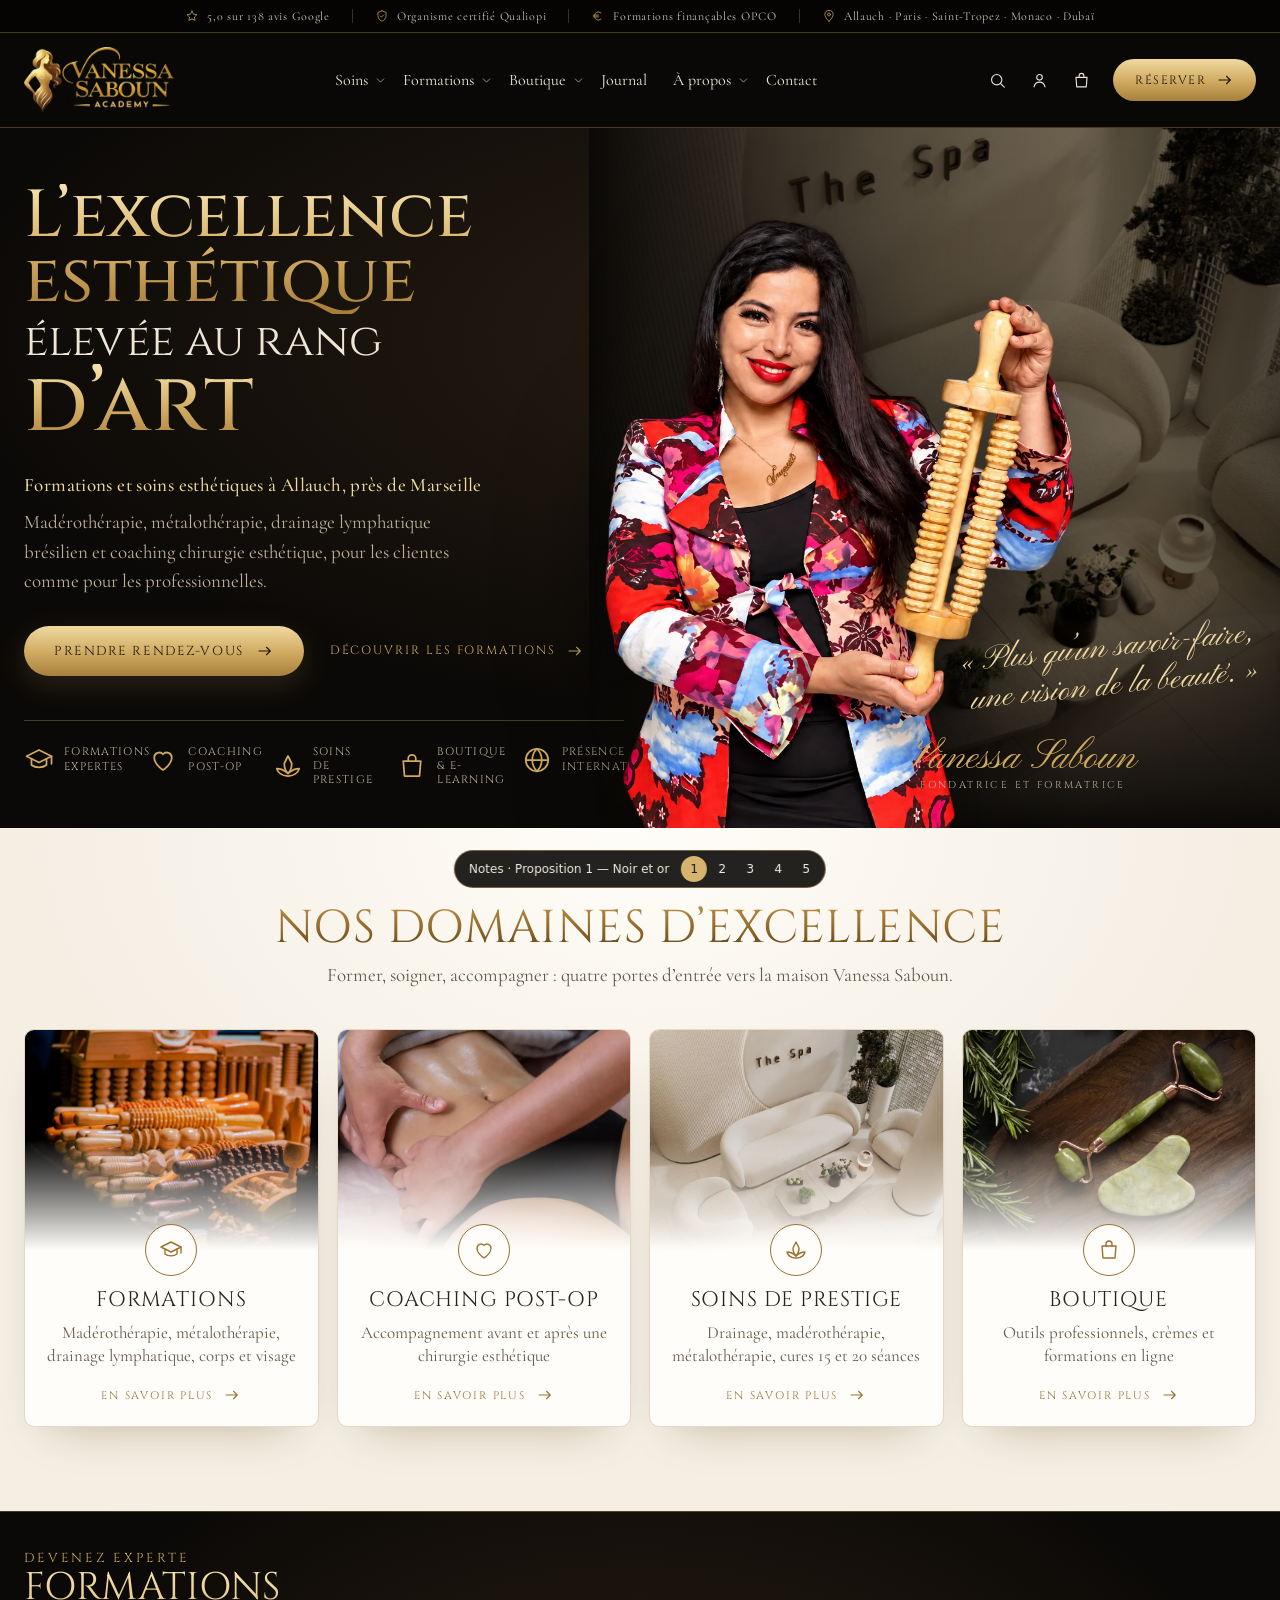
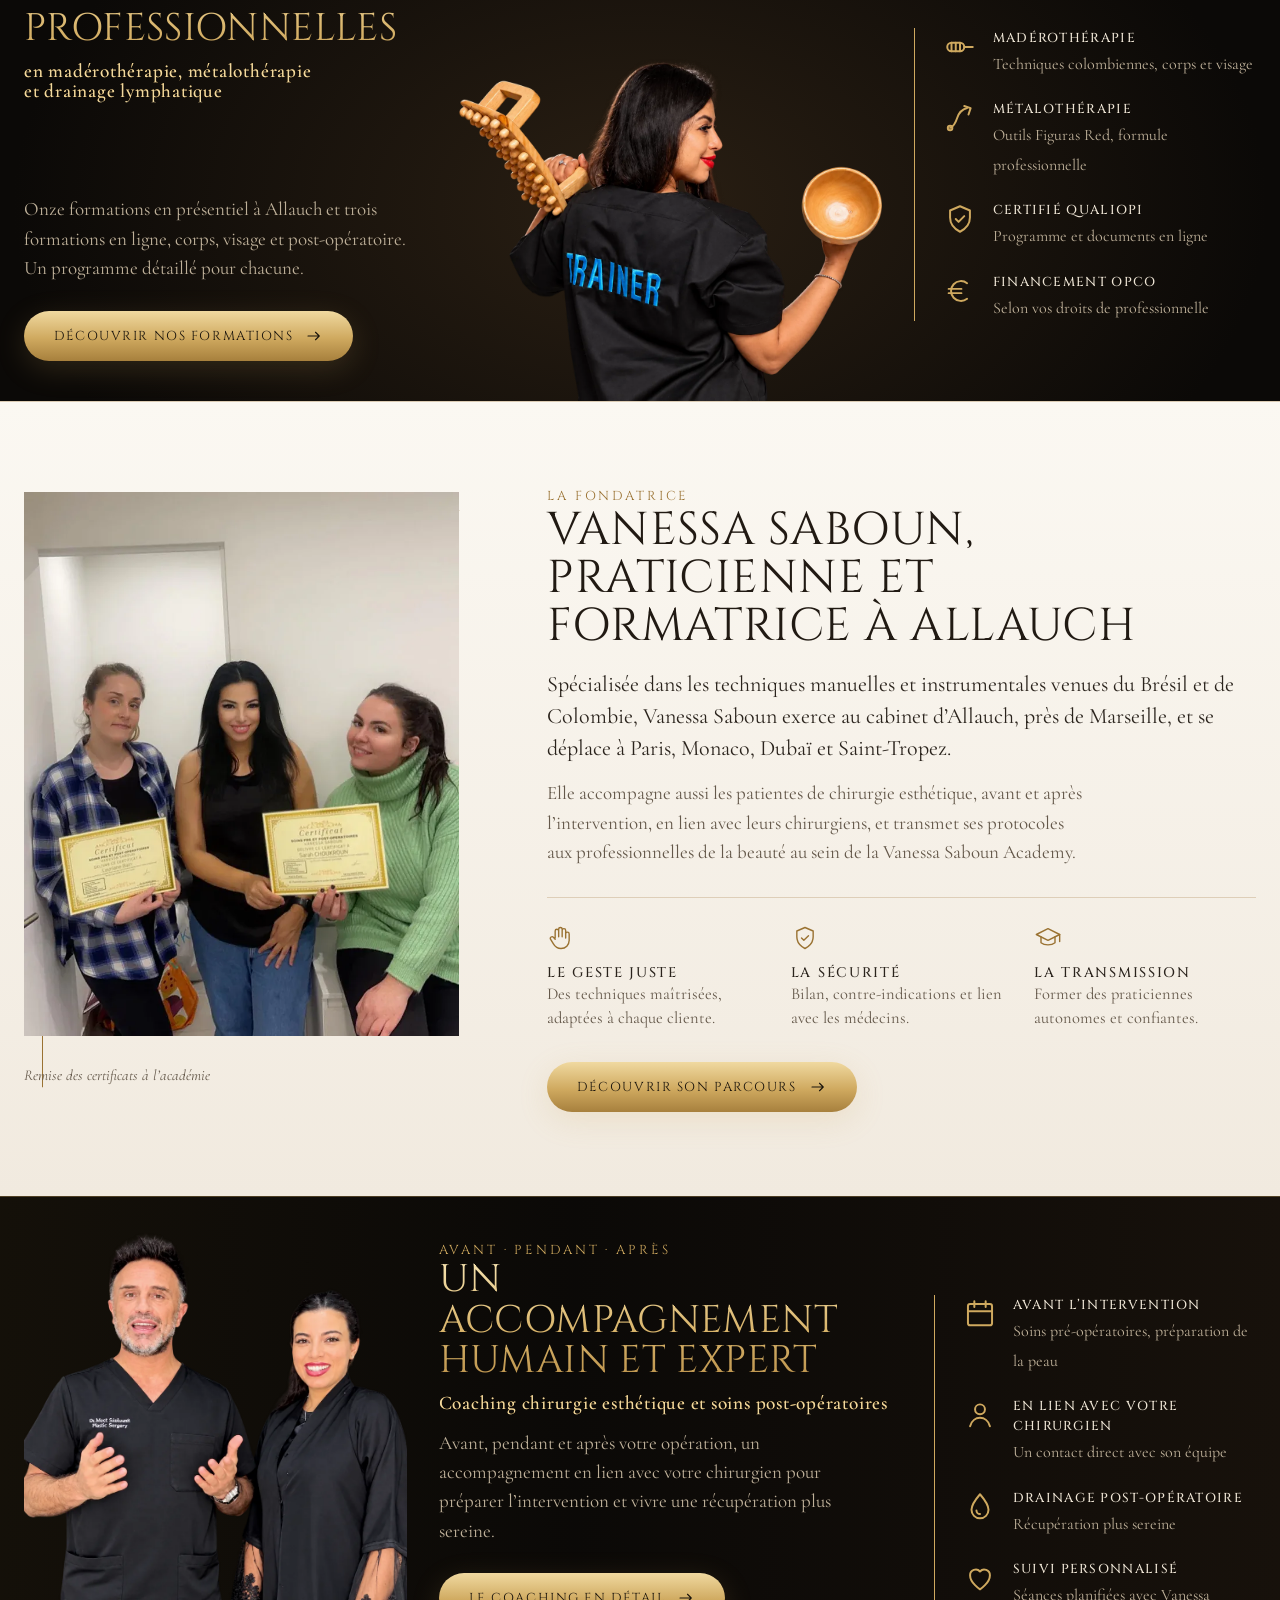
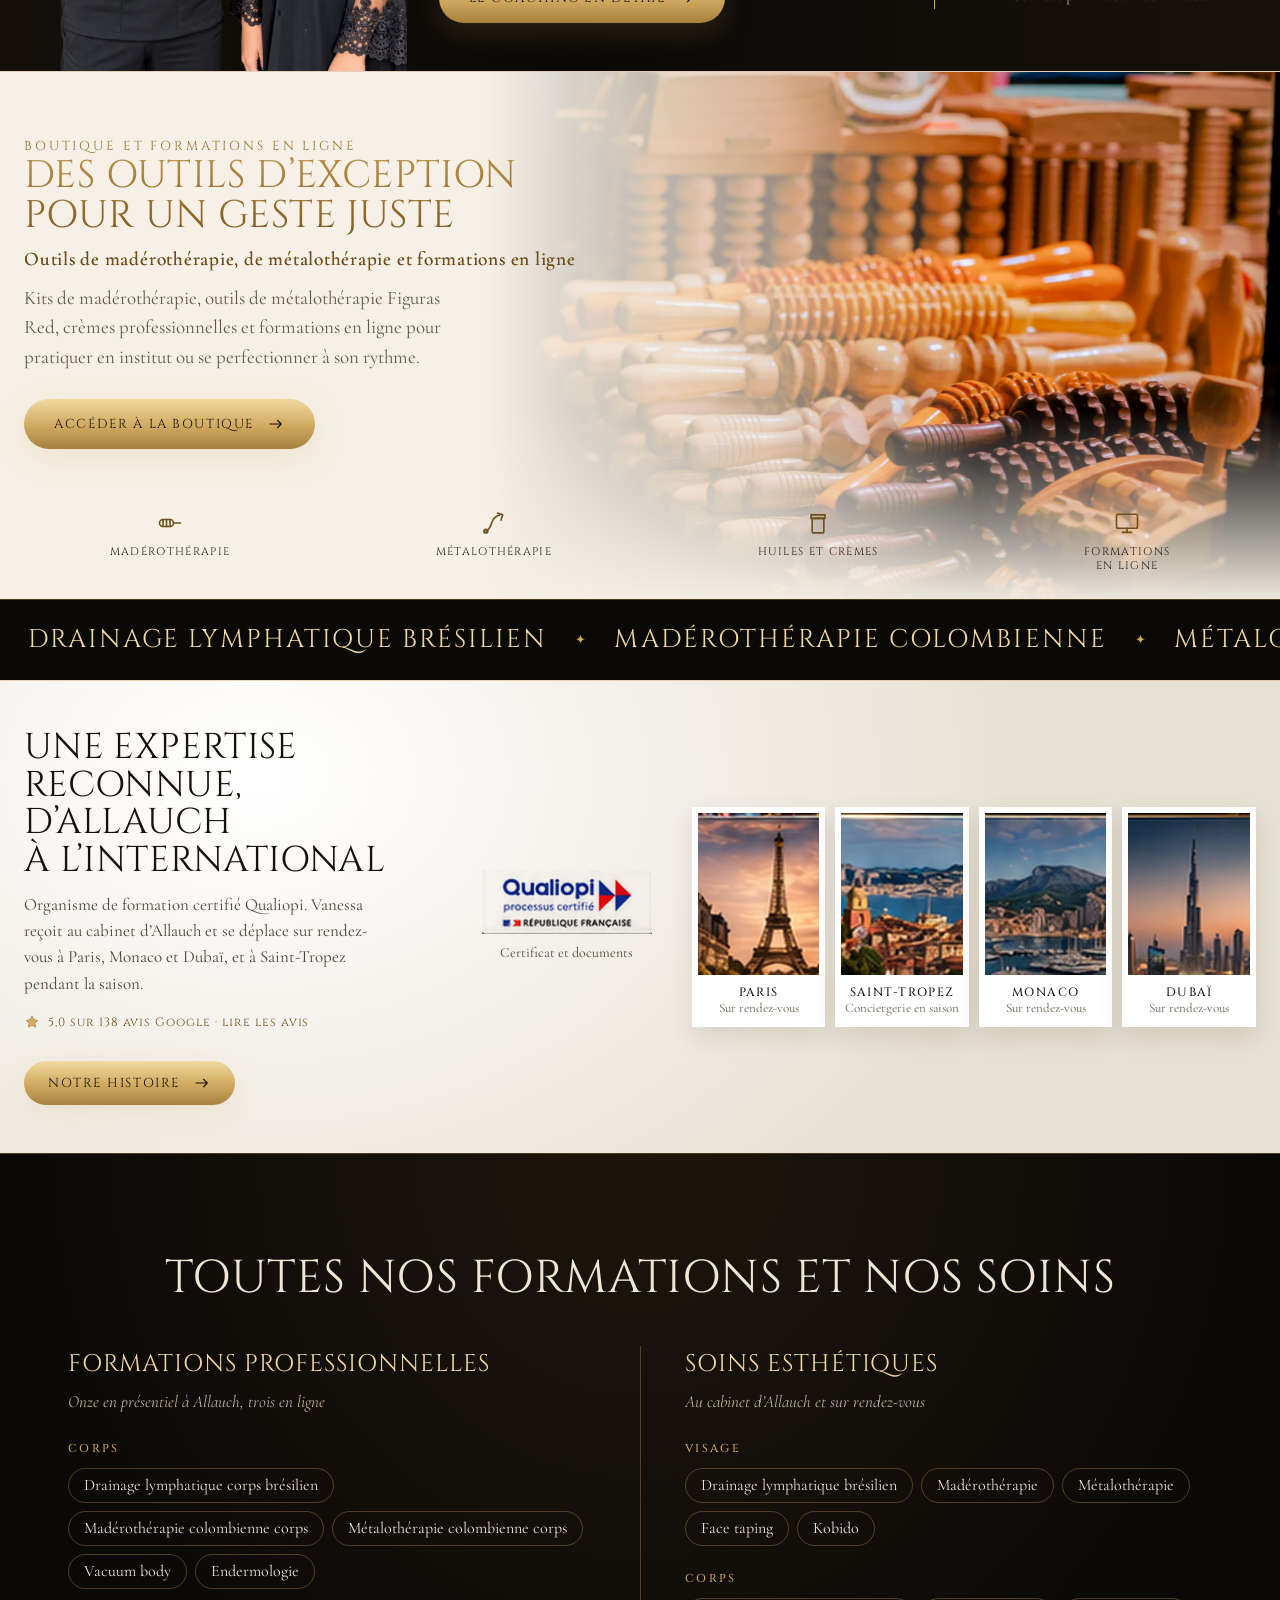
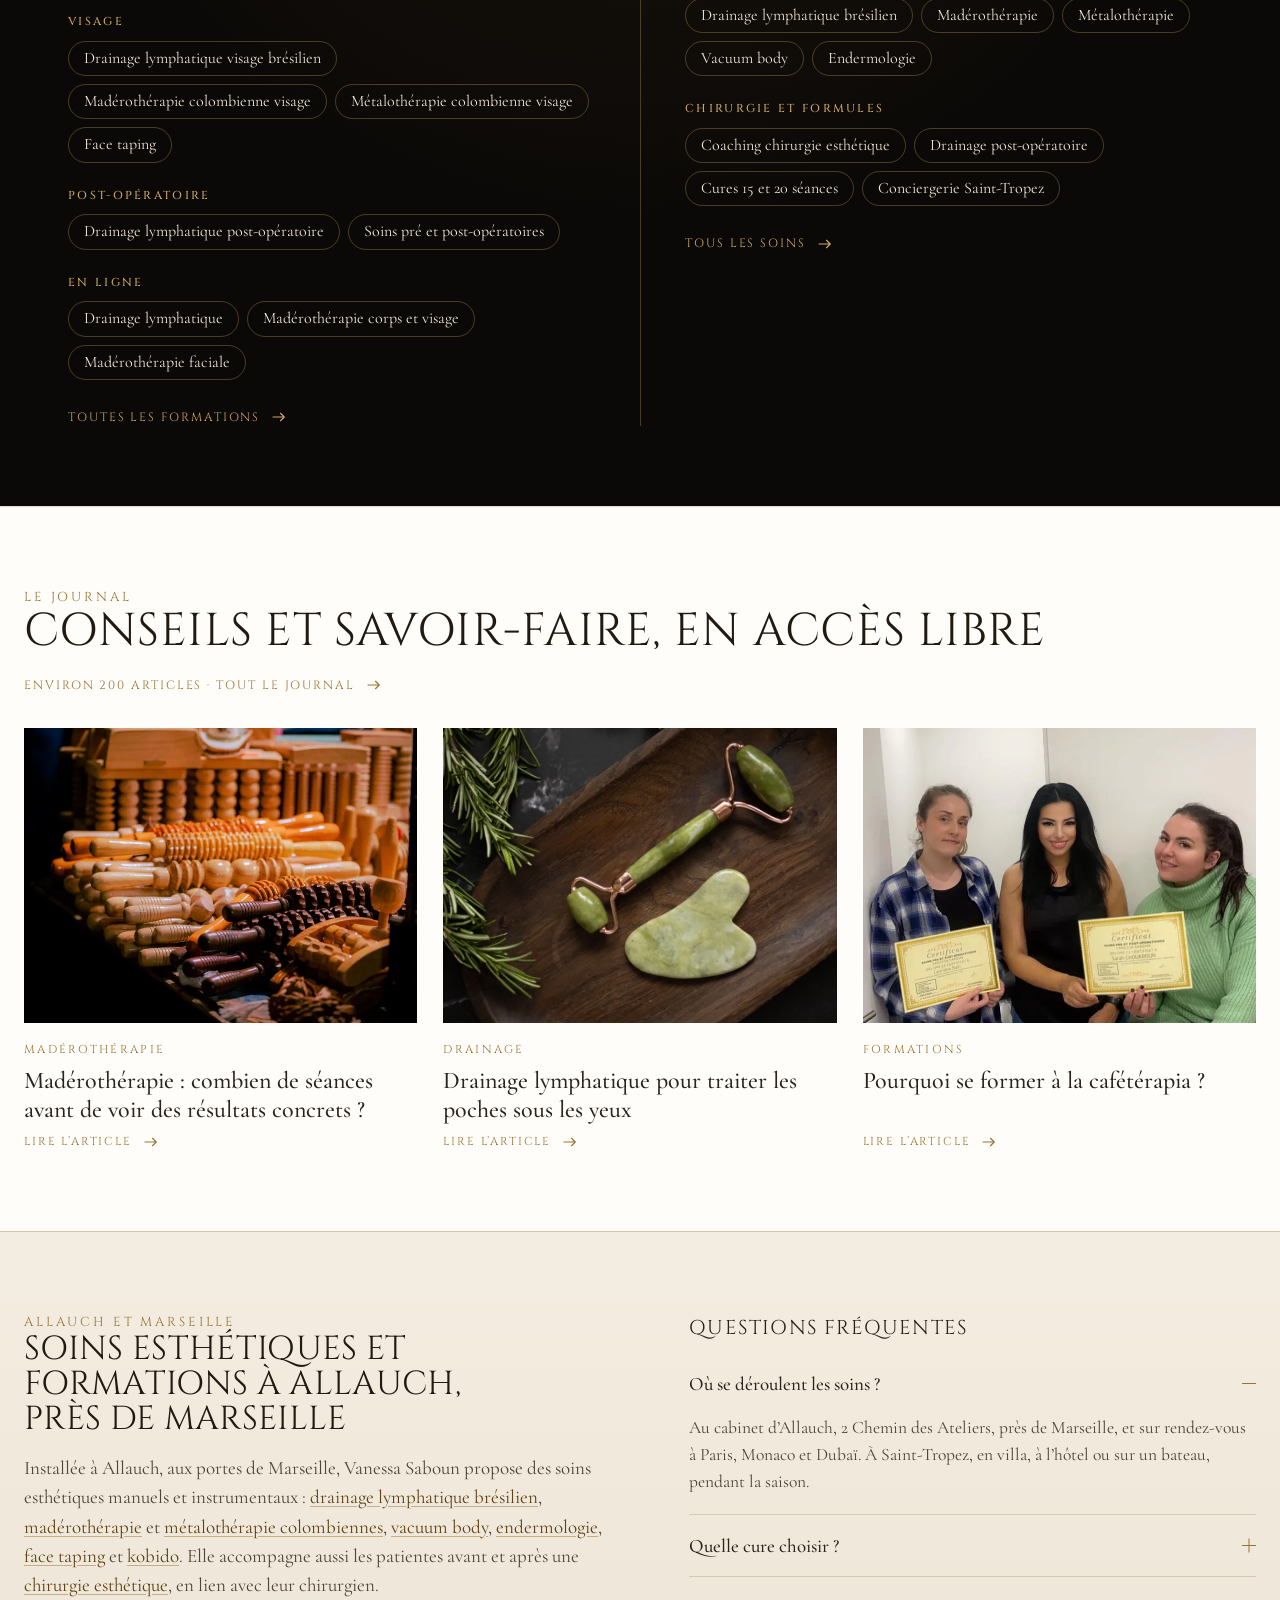
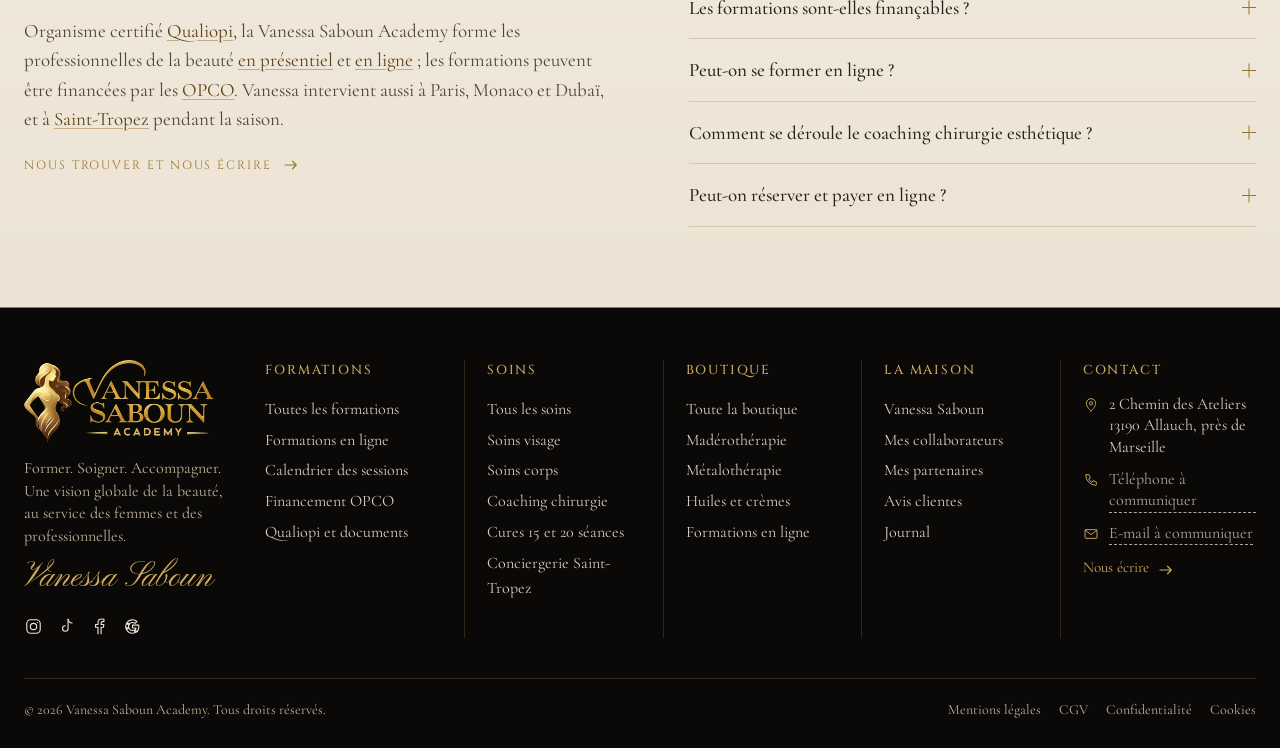
<file: p1.html>
<!doctype html>
<html lang="fr">
<head>
<meta charset="utf-8">
<meta name="viewport" content="width=device-width, initial-scale=1, viewport-fit=cover">
<title>Vanessa Saboun · Soins et formations esthétiques à Allauch</title>
<meta name="description" content="Madérothérapie, métalothérapie, drainage lymphatique brésilien et coaching chirurgie esthétique à Allauch, près de Marseille. Formations Qualiopi, OPCO.">
<link rel="canonical" href="https://vanessasaboun.fr/">
<meta name="theme-color" content="#0b0907">
<meta property="og:type" content="website"><meta property="og:locale" content="fr_FR">
<meta property="og:title" content="Vanessa Saboun · Soins et formations esthétiques à Allauch"><meta property="og:description" content="Madérothérapie, métalothérapie, drainage lymphatique brésilien et coaching chirurgie esthétique à Allauch, près de Marseille. Formations Qualiopi, OPCO.">
<meta property="og:url" content="https://vanessasaboun.fr/"><meta property="og:image" content="https://vanessasaboun.fr/wp-content/uploads/og-vanessa-saboun.jpg">
<link rel="preload" as="image" href="vanessa-saboun-portrait-outil-maderotherapie.webp">
<link rel="preconnect" href="https://fonts.googleapis.com"><link rel="preconnect" href="https://fonts.gstatic.com" crossorigin>
<link rel="stylesheet" href="https://fonts.googleapis.com/css2?family=Cinzel:wght@400;500;600&family=Cormorant+Garamond:ital,wght@0,400;0,500;0,600;1,400&family=Pinyon+Script&display=swap">
<link rel="stylesheet" href="shared.css">
<style>
/* Layout: dark editorial bands, each band = text column + photographic subject + gold-ruled side list */
:root{color-scheme:dark;
 --bg:#0b0907;--panel:#14100c;--fg:#efe6d6;--muted:#bfb19a;--gold:#cfa95f;--gold-hi:#f0d9a0;--gold-lo:#9c7433;--marble:#f2eee7;--ink:#1c1712;
 --line:rgba(207,169,95,.32);
 --f-disp:"Cinzel","Trajan Pro",Georgia,serif;--f-body:"Cormorant Garamond",Garamond,Georgia,serif;--f-script:"Pinyon Script","Snell Roundhand",cursive;
 --hd-bg:rgba(11,9,7,.94);--hd-fg:#efe6d6;--acc:#cfa95f;--dd-bg:#120e0a;--dd-fg:#efe6d6;--cta-bg:linear-gradient(180deg,#f0d9a0,#cfa95f 55%,#a7803d);--cta-fg:#1a140c;
 --m-bg:#0b0907;--m-fg:#efe6d6;--f-nav:"Cormorant Garamond",Georgia,serif}
body{font-family:var(--f-body);font-size:19px;line-height:1.55}
.gold-t{background:linear-gradient(180deg,#f6e3b0 0%,#d9b56c 45%,#a87c37 100%);-webkit-background-clip:text;background-clip:text;color:transparent}
.btn{display:inline-flex;align-items:center;gap:12px;border-radius:999px;padding:15px 30px;text-decoration:none;font-family:var(--f-disp);font-size:13px;letter-spacing:.12em;text-transform:uppercase;
 background:var(--cta-bg);color:var(--cta-fg);box-shadow:0 8px 30px rgba(207,169,95,.18);transition:transform .3s,box-shadow .3s}
.btn:hover{transform:translateY(-2px);box-shadow:0 12px 36px rgba(207,169,95,.3)}
.lnk{display:inline-flex;align-items:center;gap:10px;font-family:var(--f-disp);font-size:12px;letter-spacing:.16em;text-transform:uppercase;text-decoration:none;color:var(--gold)}
.lnk .ar{transition:transform .3s}.lnk:hover .ar{transform:translateX(4px)}
.eyebrow{font-family:var(--f-disp);font-size:13px;letter-spacing:.22em;text-transform:uppercase;color:var(--gold)}
.h2{font-family:var(--f-disp);font-weight:400;font-size:clamp(30px,3.6vw,46px);line-height:1.05;text-transform:uppercase;letter-spacing:.01em;text-wrap:balance}
.hd-nav>ul>li>a{font-size:16px}
.hd-nav>ul>li>a[aria-current]{color:var(--gold-hi)}
.hd-cta{border-radius:999px;padding:12px 22px;font-family:var(--f-disp);font-size:12px;letter-spacing:.12em;text-transform:uppercase}
.hd{border-bottom:1px solid var(--line)}

/* HERO */
.hero{position:relative;overflow:hidden;background:radial-gradient(120% 90% at 70% 30%,#2b2014 0%,#0b0907 62%)}
.hero-bg{position:absolute;inset:0 0 0 46%;}
.hero-bg img{width:100%;height:100%;object-fit:cover;filter:sepia(.55) saturate(1.2) brightness(.55) contrast(1.05)}
.hero-bg::after{content:"";position:absolute;inset:0;background:linear-gradient(90deg,#0b0907 0%,rgba(11,9,7,.55) 30%,rgba(11,9,7,.1) 70%,rgba(11,9,7,.5) 100%),linear-gradient(0deg,#0b0907 0%,transparent 35%)}
.hero-in{position:relative;display:grid;grid-template-columns:1.05fr 1fr;gap:20px;align-items:end;padding-top:56px}
.hero-copy{padding-bottom:40px;max-width:600px}
.hero h1{font-family:var(--f-disp);font-weight:500;line-height:.98;letter-spacing:.005em}
.hero h1 .l1{display:block;font-size:clamp(40px,5.2vw,74px)}
.hero h1 .l2{display:block;font-size:clamp(28px,3.5vw,48px);color:var(--fg);font-weight:400;margin-top:.12em}
.hero h1 .l3{display:block;font-size:clamp(48px,6.6vw,92px)}
.hero h1 .seo{display:block;font-family:var(--f-body);font-size:19px;font-weight:500;letter-spacing:.02em;color:var(--gold-hi);margin-top:26px;text-transform:none;line-height:1.3}
.hero-p{margin-top:10px;color:var(--muted);max-width:52ch}
.hero-cta{display:flex;flex-wrap:wrap;align-items:center;gap:26px;margin-top:30px}
.pillars{display:grid;grid-template-columns:repeat(5,minmax(0,auto));justify-content:start;gap:4px 22px;margin-top:44px;padding-top:24px;border-top:1px solid var(--line)}
.pillars a{display:flex;align-items:center;gap:10px;text-decoration:none;font-family:var(--f-disp);font-size:11px;letter-spacing:.12em;text-transform:uppercase;line-height:1.3;color:var(--muted);transition:color .25s}
.pillars a:hover{color:var(--gold-hi)}
.pillars .ic{color:var(--gold);width:30px;height:30px}
.hero-vis{position:relative;align-self:stretch;display:flex;align-items:flex-end;justify-content:flex-start;min-height:560px}
.hero-vis .vanessa{width:min(470px,100%);height:auto;margin-left:-60px;filter:drop-shadow(0 30px 50px rgba(0,0,0,.6))}
.hero-quote{position:absolute;right:0;bottom:120px;font-family:var(--f-script);font-size:clamp(26px,2.6vw,36px);line-height:1.15;color:var(--gold-hi);transform:rotate(-6deg);text-align:right;max-width:330px}
.hero-sign{position:absolute;right:120px;bottom:34px;text-align:center}
.hero-sign .s{font-family:var(--f-script);font-size:40px;color:var(--gold);line-height:1}
.hero-sign .r{font-family:var(--f-disp);font-size:10px;letter-spacing:.24em;color:var(--muted);text-transform:uppercase}

/* DOMAINES */
.dom{padding-block:76px 84px;background:linear-gradient(180deg,#0b0907,#120d09 50%,#0b0907);border-top:1px solid var(--line)}
.dom-hd{text-align:center;margin-bottom:40px}
.dom-hd p{color:var(--muted);margin-top:8px}
.cards{display:grid;grid-template-columns:repeat(4,1fr);gap:18px}
.card{position:relative;display:flex;flex-direction:column;border:1px solid var(--line);border-radius:10px;overflow:hidden;background:linear-gradient(180deg,#1a140e,#0f0c09);text-decoration:none;transition:border-color .3s,transform .4s}
.card:hover{border-color:var(--gold);transform:translateY(-4px)}
.card .ph{aspect-ratio:4/3;overflow:hidden;position:relative}
.card .ph img{width:100%;height:100%;object-fit:cover;transition:transform .8s}
.card:hover .ph img{transform:scale(1.05)}
.card .ph::after{content:"";position:absolute;inset:0;background:linear-gradient(0deg,#120e0a 0%,transparent 55%)}
.card .badge{position:absolute;left:50%;top:-26px;transform:translateX(-50%);width:52px;height:52px;border-radius:50%;display:grid;place-items:center;background:#120e0a;border:1px solid var(--gold);color:var(--gold);z-index:2}
.card .bd{position:relative;padding:34px 20px 22px;text-align:center;display:flex;flex-direction:column;gap:6px;flex:1}
.card h3{font-family:var(--f-disp);font-weight:400;font-size:21px;letter-spacing:.04em;text-transform:uppercase}
.card p{color:var(--muted);font-size:17px;line-height:1.35;flex:1}
.card .lnk{justify-content:center;margin-top:12px;font-size:11px}

/* BANDS */
.band{position:relative;border-top:1px solid var(--line);overflow:hidden}
.band-in{display:grid;align-items:center;gap:32px}
.side-list{border-left:1px solid var(--gold);padding-left:28px;display:flex;flex-direction:column;gap:22px}
.side-list li{display:flex;gap:16px;align-items:flex-start}
.side-list .ic{color:var(--gold);width:34px;height:34px;margin-top:2px}
.side-list b{display:block;font-family:var(--f-disp);font-weight:500;font-size:13px;letter-spacing:.1em;text-transform:uppercase}
.side-list span{color:var(--muted);font-size:16px;line-height:1.3}
.side-list a{text-decoration:none}.side-list a:hover b{color:var(--gold-hi)}
.band .h2{font-size:clamp(28px,3vw,42px)}
.band-copy p.lead{font-size:21px;margin-top:14px}
.band-copy p.txt{color:var(--muted);margin-top:14px;max-width:48ch}
.band-copy .btn{margin-top:28px}
.form-band{background:radial-gradient(70% 120% at 50% 60%,#2a1f13 0%,#0b0907 70%)}
.form-band .band-in{grid-template-columns:1fr 1.05fr .85fr;padding-block:36px 0}
.form-band .band-copy{padding-bottom:40px}
.form-band .vis{align-self:end}
.form-band .vis img{width:100%;max-width:560px;margin-inline:auto}
.coach-band{background:linear-gradient(90deg,#141009 0%,#0b0907 45%,#17110b 100%)}
.coach-band .band-in{grid-template-columns:.95fr 1.15fr .8fr;padding-block:36px 0}
.coach-band .vis{align-self:end}
.coach-band .vis img{max-width:420px;width:100%}
.coach-band .band-copy{padding-bottom:40px}
.shop-band{background:#0b0907;min-height:420px}
.shop-band .bg{position:absolute;inset:0 0 0 38%}
.shop-band .bg img{width:100%;height:100%;object-fit:cover;filter:brightness(.82) saturate(1.05)}
.shop-band .bg::after{content:"";position:absolute;inset:0;background:linear-gradient(90deg,#0b0907 0%,rgba(11,9,7,.35) 40%,transparent 70%),linear-gradient(0deg,rgba(11,9,7,.9) 0%,transparent 40%)}
.shop-band .band-in{position:relative;grid-template-columns:minmax(0,560px);padding-block:64px 150px}
.shop-feats{position:absolute;right:0;bottom:26px;display:grid;grid-template-columns:repeat(4,auto);gap:34px;
 padding-right:max(24px,env(safe-area-inset-right,0px))}
.shop-feats a{display:flex;flex-direction:column;align-items:center;gap:8px;text-align:center;text-decoration:none;font-family:var(--f-disp);font-size:11px;letter-spacing:.12em;text-transform:uppercase;line-height:1.3}
.shop-feats .ic{color:var(--gold-hi);width:28px;height:28px}

/* INTERNATIONAL (marble) */
.intl{background:radial-gradient(60% 120% at 20% 20%,#ffffff 0%,var(--marble) 60%,#e7e0d4 100%);color:var(--ink);border-top:1px solid var(--line)}
.intl .band-in{grid-template-columns:1fr auto 1.35fr;padding-block:48px;gap:40px}
.intl .h2{color:#15110c;font-size:clamp(28px,2.8vw,38px)}
.intl p{color:#4c4237;font-size:17px;margin-top:12px;max-width:46ch}
.intl .btn{margin-top:22px;padding:12px 24px}
.rating{display:inline-flex;align-items:center;gap:8px;margin-top:16px;font-family:var(--f-disp);font-size:12px;letter-spacing:.08em;color:#6b4f1d;text-decoration:none}
.rating .ic{color:#b58b3d;fill:#d4ad62;width:16px;height:16px}
.qualiopi{display:flex;flex-direction:column;align-items:center;gap:8px;text-decoration:none;color:#4c4237;font-size:14px}
.qualiopi img{width:170px;height:auto;mix-blend-mode:multiply}
.dests{display:grid;grid-template-columns:repeat(4,1fr);gap:10px}
.dest{background:#fff;padding:6px 6px 10px;box-shadow:0 10px 24px rgba(60,40,10,.12);text-align:center}
.dest img{width:100%;aspect-ratio:3/4;object-fit:cover}
.dest b{display:block;font-family:var(--f-disp);font-weight:500;font-size:12px;letter-spacing:.12em;margin-top:8px}
.dest span{display:block;font-size:13px;color:#6a5e50;line-height:1.2}

/* FOOTER */
.ft{background:#0b0907;border-top:1px solid var(--gold-lo);padding-block:52px 28px;font-size:16px}
.ft-in{display:grid;grid-template-columns:1.25fr repeat(4,1fr) 1.15fr;gap:28px}
.ft-brand .logo img{width:190px}
.ft-brand p{color:var(--muted);margin-top:14px;max-width:30ch;line-height:1.4}
.ft-brand .sig{font-family:var(--f-script);font-size:34px;color:var(--gold);margin-top:14px;line-height:1}
.soc{display:flex;gap:14px;margin-top:18px}.soc a{color:var(--fg)}.soc a:hover{color:var(--gold)}
.f-h{font-family:var(--f-disp);font-weight:500;font-size:13px;letter-spacing:.14em;text-transform:uppercase;color:var(--gold);margin-bottom:14px}
.f-col li a{display:block;padding:3px 0;text-decoration:none;color:#d9cfbf}.f-col li a:hover{color:var(--gold-hi)}
.f-col+.f-col{border-left:1px solid rgba(207,169,95,.18);padding-left:22px}
.f-contact address p{display:flex;gap:10px;margin-bottom:10px;color:#d9cfbf;line-height:1.35}.f-contact .ic{color:var(--gold);margin-top:3px}
.f-link{display:inline-flex;gap:8px;align-items:center;color:var(--gold);text-decoration:none;font-size:15px}
.ft-bot{display:flex;justify-content:space-between;flex-wrap:wrap;gap:14px;margin-top:40px;padding-top:20px;border-top:1px solid rgba(207,169,95,.2);color:var(--muted);font-size:14px}
.legal{display:flex;gap:18px;flex-wrap:wrap}.legal a{text-decoration:none}.legal a:hover{color:var(--gold)}

/* LIGHT RHYTHM (v2): ivory / marble / sand sections alternate with the black bands */
.lt{--fg:#2a231c;--muted:#64584a;--gold:#9a7232;--gold-hi:#6f4f1c;--line:rgba(154,114,50,.26);color:var(--fg)}
.lt .gold-t{background:linear-gradient(180deg,#b88f48 0%,#8c6528 55%,#5e4115 100%);-webkit-background-clip:text;background-clip:text;color:transparent}
.h2s{display:block;font-family:var(--f-body);font-weight:500;font-size:clamp(17px,1.5vw,20px);letter-spacing:.04em;text-transform:none;margin-top:12px;color:var(--gold-hi);-webkit-text-fill-color:currentColor;background:none}
.dom.lt{background:radial-gradient(70% 90% at 50% 0%,#fffdf8 0%,#f4eee3 70%);border-top:0}
.lt .card{background:#fffdf9;box-shadow:0 22px 44px -28px rgba(90,60,20,.4)}
.lt .card .ph::after{background:linear-gradient(0deg,#fffdf9 0%,transparent 50%)}
.lt .card .badge{background:#fffdf9}
.shop-band.lt{background:#f6f0e6}
.shop-band.lt .bg img{filter:saturate(1.05)}
.shop-band.lt .bg::after{background:linear-gradient(90deg,#f6f0e6 0%,rgba(246,240,230,.6) 36%,transparent 62%),linear-gradient(0deg,rgba(246,240,230,.96) 0%,transparent 36%)}
.shop-band.lt .shop-feats a{color:var(--fg)}
/* about */
.about{background:linear-gradient(180deg,#fbf8f2,#f1eadf);border-top:1px solid var(--line)}
.about-in{display:grid;grid-template-columns:.78fr 1.22fr;gap:70px;align-items:center;padding-block:84px}
.about-ph{position:relative;margin:0 18px 18px 0}
.about-ph::before{content:"";position:absolute;inset:18px -18px -18px 18px;border:1px solid var(--gold);z-index:0}
.about-ph img{position:relative;z-index:1;width:100%;aspect-ratio:4/5;object-fit:cover}
.about-ph figcaption{position:relative;z-index:1;font-style:italic;font-size:15px;color:var(--muted);margin-top:28px}
.about .h2{color:#211a13}
.about-tx .lede{font-size:22px;line-height:1.45;margin-top:18px}
.about-tx p:not(.eyebrow):not(.lede){color:var(--muted);margin-top:14px;max-width:60ch}
.engage{display:grid;grid-template-columns:repeat(3,1fr);gap:22px;margin:30px 0 32px;padding-top:26px;border-top:1px solid var(--line)}
.engage li{display:flex;flex-direction:column;gap:10px}
.engage .ic{color:var(--gold)}
.engage h3{font-family:var(--f-disp);font-weight:500;font-size:14px;letter-spacing:.12em;text-transform:uppercase}
.engage p{font-size:16.5px;color:var(--muted);line-height:1.4;margin:0!important}
/* marquee */
.marq-band{background:#0b0907;border-top:1px solid var(--line);padding-block:20px}
.marq-t span{font-family:var(--f-disp);font-size:clamp(18px,2vw,26px);letter-spacing:.08em;text-transform:uppercase;color:var(--gold-hi);padding:0 28px}
.marq-t i{font-style:normal;color:var(--gold);font-size:13px;align-self:center}
/* catalogue (dark) */
.catalog{background:radial-gradient(70% 100% at 50% 0%,#1d160e 0%,#0b0907 70%);padding-block:80px;border-top:1px solid var(--line)}
.cat-hd{text-align:center;margin-bottom:44px}
.cat-grid{display:grid;grid-template-columns:1fr 1fr;gap:0}
.cat-col{padding:0 44px;display:flex;flex-direction:column;gap:6px;min-width:0}
.cat-col+.cat-col{border-left:1px solid var(--line)}
.cat-col h3{font-family:var(--f-disp);font-weight:400;font-size:24px;text-transform:uppercase;letter-spacing:.04em;color:var(--gold-hi)}
.cat-sub{color:var(--muted);font-size:17px;font-style:italic}
.cg{margin-top:18px}
.cg h4{font-family:var(--f-disp);font-weight:500;font-size:11.5px;letter-spacing:.2em;text-transform:uppercase;color:var(--gold);margin:0 0 10px}
.chips{display:flex;flex-wrap:wrap;gap:8px}
.chips a{display:inline-block;padding:7px 15px;border:1px solid var(--line);border-radius:999px;text-decoration:none;font-size:16px;line-height:1.2;transition:background .3s,color .3s,border-color .3s}
.chips a:hover{background:var(--gold);border-color:var(--gold);color:#1a140c}
.cat-col .lnk{margin-top:22px}
/* journal (light) */
.journal{background:#fffdf9;padding-block:80px;border-top:1px solid var(--line)}
.jr-hd{display:flex;justify-content:space-between;align-items:end;gap:20px;flex-wrap:wrap;margin-bottom:34px}
.journal .h2{color:#211a13}
.jcards{display:grid;grid-template-columns:repeat(3,1fr);gap:26px}
.jcard{display:flex;flex-direction:column;gap:8px;text-decoration:none;height:100%}
.jph{aspect-ratio:4/3;overflow:hidden;margin-bottom:10px}
.jph img{width:100%;height:100%;object-fit:cover;transition:transform 1.2s cubic-bezier(.2,.65,.3,1)}
.jcard:hover .jph img{transform:scale(1.06)}
.jk{font-family:var(--f-disp);font-size:11.5px;letter-spacing:.2em;text-transform:uppercase;color:var(--gold)}
.jcard h3{font-family:var(--f-body);font-weight:500;font-size:24px;line-height:1.2;flex:1}
.jl{display:inline-flex;align-items:center;gap:10px;font-family:var(--f-disp);font-size:11.5px;letter-spacing:.16em;text-transform:uppercase;color:var(--gold)}
/* local SEO + FAQ (sand) */
.locseo{background:linear-gradient(180deg,#f3ece0,#ece3d4);padding-block:80px;border-top:1px solid var(--line)}
.seo-in{display:grid;grid-template-columns:1.05fr 1fr;gap:70px;align-items:start}
.locseo .h2{color:#211a13;font-size:clamp(26px,2.6vw,36px)}
.seo-tx p:not(.eyebrow){color:#4f4438;margin-top:16px}
.seo-tx a:not(.lnk){color:#5e4115;text-decoration-color:rgba(154,114,50,.5);text-underline-offset:3px}
.seo-tx .lnk{margin-top:22px}
.faq-t{font-family:var(--f-disp);font-weight:400;font-size:20px;letter-spacing:.06em;text-transform:uppercase;margin-bottom:10px}
.faq details{border-bottom:1px solid var(--line)}
.faq summary{list-style:none;display:flex;justify-content:space-between;align-items:center;gap:16px;padding:16px 0;cursor:pointer;font-size:19px;font-weight:500}
.faq summary::-webkit-details-marker{display:none}
.faq summary i{position:relative;width:14px;height:14px;flex:none}
.faq summary i::before,.faq summary i::after{content:"";position:absolute;left:0;right:0;top:6.5px;height:1px;background:var(--gold);transition:transform .35s}
.faq summary i::after{transform:rotate(90deg)}
.faq details[open] summary i::after{transform:rotate(0)}
.faq details p{color:#4f4438;padding-bottom:18px;font-size:17.5px}
@media (max-width:1100px){.about-in,.seo-in{grid-template-columns:1fr;gap:44px}.about-ph{max-width:460px}.cat-grid{grid-template-columns:1fr}.cat-col{padding:0}.cat-col+.cat-col{border-left:0;border-top:1px solid var(--line);padding-top:36px;margin-top:36px}}
@media (max-width:760px){.engage,.jcards{grid-template-columns:1fr}.about-in{padding-block:60px}.catalog,.journal,.locseo{padding-block:60px}.jcard{display:grid;grid-template-columns:120px 1fr;column-gap:16px}.jph{grid-row:span 3;margin:0;aspect-ratio:1}.jcard h3{font-size:20px}}

/* RESPONSIVE */
@media (max-width:1100px){
 .cards{grid-template-columns:repeat(2,1fr)}
 .form-band .band-in,.coach-band .band-in{grid-template-columns:1fr 1fr}
 .form-band .side-list,.coach-band .side-list{grid-column:1/-1;padding-bottom:40px;display:grid;grid-template-columns:1fr 1fr}
 .intl .band-in{grid-template-columns:1fr auto}.dests{grid-column:1/-1}
 .ft-in{grid-template-columns:repeat(3,1fr)}.ft-brand{grid-column:1/-1}.f-col+.f-col{border:0;padding:0}
}
@media (max-width:900px){
 .hero-in{grid-template-columns:1fr;padding-top:32px}
 .hero-bg{inset:auto 0 0 0;height:440px}
 .hero-sign{display:none}
 .hero-copy{padding-bottom:0}
 .hero-vis{min-height:0;justify-content:center;margin-top:10px}
 .hero-vis .vanessa{margin:0 auto;width:min(380px,82%)}
 .hero-quote{bottom:90px;right:0;font-size:24px;max-width:180px}
 .hero-sign{right:auto;left:0;bottom:24px}
 .pillars{grid-template-columns:repeat(3,auto);gap:16px 22px}
 .shop-band .bg{inset:0;opacity:.55}
 .shop-feats{position:static;grid-template-columns:repeat(2,1fr);padding:0 0 36px;gap:22px}
 .shop-band .band-in{padding-block:52px 32px}
 .shop-band.lt .bg{position:relative;inset:auto;height:260px;opacity:1}
 .shop-band.lt .bg::after{background:linear-gradient(0deg,#f6f0e6 0%,transparent 55%)}
 .shop-band.lt .band-in{padding-block:10px 28px}
}
@media (max-width:640px){
 body{font-size:18px}
 .cards{grid-template-columns:1fr}
 .card{display:grid;grid-template-columns:120px 1fr}
 .card .ph{aspect-ratio:auto;height:100%}
 .card .badge{display:none}
 .card .bd{text-align:left;padding:16px}
 .card .lnk{justify-content:flex-start}
 .card h3{font-size:18px}
 .form-band .band-in,.coach-band .band-in{grid-template-columns:1fr}
 .form-band .vis,.coach-band .vis{order:-1}
 .form-band .band-copy,.coach-band .band-copy{padding-bottom:0}
 .form-band .side-list,.coach-band .side-list{grid-template-columns:1fr}
 .pillars{grid-template-columns:1fr 1fr}
 .intl .band-in{grid-template-columns:1fr}
 .qualiopi{align-items:flex-start}
 .dests{grid-template-columns:repeat(2,1fr)}
 .ft-in{grid-template-columns:1fr 1fr}
 .hero-quote{display:none}
}
</style>
<script type="application/ld+json">{"@context":"https://schema.org","@graph":[
{"@type":"WebSite","@id":"https://vanessasaboun.fr/#website","url":"https://vanessasaboun.fr/","name":"Vanessa Saboun Academy","inLanguage":"fr-FR"},
{"@type":"BeautySalon","@id":"https://vanessasaboun.fr/#business","name":"Vanessa Saboun","url":"https://vanessasaboun.fr/",
"logo":"https://vanessasaboun.fr/wp-content/uploads/logo-vanessa-saboun-academy.webp",
"address":{"@type":"PostalAddress","streetAddress":"2 Chemin des Ateliers","postalCode":"13190","addressLocality":"Allauch","addressCountry":"FR"},
"areaServed":["Allauch","Marseille","Paris","Saint-Tropez","Monaco","Dubaï"],"founder":{"@id":"https://vanessasaboun.fr/#vanessa"}},
{"@type":"Person","@id":"https://vanessasaboun.fr/#vanessa","name":"Vanessa Saboun","jobTitle":"Praticienne et formatrice en soins esthétiques","url":"https://vanessasaboun.fr/a-propos/"}]}</script>
</head>
<body class="p1">
<a class="skip" href="#contenu">Aller au contenu</a>
<div class="topbar" aria-label="Informations clés"><div class="tb-track"><div class="tb-set"><a href="/avis/"><svg class="ic" width="14" height="14" viewBox="0 0 24 24" fill="none" stroke="currentColor" stroke-width="1.5" stroke-linecap="round" stroke-linejoin="round" aria-hidden="true" focusable="false"><path d="M12 3.5l2.6 5.3 5.9.9-4.3 4.1 1 5.8L12 16.9l-5.2 2.7 1-5.8-4.3-4.1 5.9-.9L12 3.5z"/></svg><span>5,0 sur 138 avis Google</span></a><a href="/qualiopi/"><svg class="ic" width="14" height="14" viewBox="0 0 24 24" fill="none" stroke="currentColor" stroke-width="1.5" stroke-linecap="round" stroke-linejoin="round" aria-hidden="true" focusable="false"><path d="M12 3l7 3v5c0 5-3 8-7 10-4-2-7-5-7-10V6l7-3z"/><path d="M9 12l2 2 4-4"/></svg><span>Organisme certifié Qualiopi</span></a><a href="/financement-opco/"><svg class="ic" width="14" height="14" viewBox="0 0 24 24" fill="none" stroke="currentColor" stroke-width="1.5" stroke-linecap="round" stroke-linejoin="round" aria-hidden="true" focusable="false"><path d="M17 6.5A7 7 0 1 0 17 17.5"/><path d="M4 10.5h9M4 13.5h9"/></svg><span>Formations finançables OPCO</span></a><a href="/contact/"><svg class="ic" width="14" height="14" viewBox="0 0 24 24" fill="none" stroke="currentColor" stroke-width="1.5" stroke-linecap="round" stroke-linejoin="round" aria-hidden="true" focusable="false"><path d="M12 21s-7-6.2-7-11.5a7 7 0 0 1 14 0C19 14.8 12 21 12 21z"/><circle cx="12" cy="9.5" r="2.5"/></svg><span>Allauch · Paris · Saint-Tropez · Monaco · Dubaï</span></a></div><div class="tb-set" aria-hidden="true"><a href="/avis/"><svg class="ic" width="14" height="14" viewBox="0 0 24 24" fill="none" stroke="currentColor" stroke-width="1.5" stroke-linecap="round" stroke-linejoin="round" aria-hidden="true" focusable="false"><path d="M12 3.5l2.6 5.3 5.9.9-4.3 4.1 1 5.8L12 16.9l-5.2 2.7 1-5.8-4.3-4.1 5.9-.9L12 3.5z"/></svg><span>5,0 sur 138 avis Google</span></a><a href="/qualiopi/"><svg class="ic" width="14" height="14" viewBox="0 0 24 24" fill="none" stroke="currentColor" stroke-width="1.5" stroke-linecap="round" stroke-linejoin="round" aria-hidden="true" focusable="false"><path d="M12 3l7 3v5c0 5-3 8-7 10-4-2-7-5-7-10V6l7-3z"/><path d="M9 12l2 2 4-4"/></svg><span>Organisme certifié Qualiopi</span></a><a href="/financement-opco/"><svg class="ic" width="14" height="14" viewBox="0 0 24 24" fill="none" stroke="currentColor" stroke-width="1.5" stroke-linecap="round" stroke-linejoin="round" aria-hidden="true" focusable="false"><path d="M17 6.5A7 7 0 1 0 17 17.5"/><path d="M4 10.5h9M4 13.5h9"/></svg><span>Formations finançables OPCO</span></a><a href="/contact/"><svg class="ic" width="14" height="14" viewBox="0 0 24 24" fill="none" stroke="currentColor" stroke-width="1.5" stroke-linecap="round" stroke-linejoin="round" aria-hidden="true" focusable="false"><path d="M12 21s-7-6.2-7-11.5a7 7 0 0 1 14 0C19 14.8 12 21 12 21z"/><circle cx="12" cy="9.5" r="2.5"/></svg><span>Allauch · Paris · Saint-Tropez · Monaco · Dubaï</span></a></div></div></div><header class="hd"><div class="hd-in">
<a class="logo" href="/" aria-label="Vanessa Saboun Academy, accueil"><img src="logo-vanessa-saboun-academy.webp" width="170" height="75" alt="Vanessa Saboun Academy"></a>
<nav class="hd-nav" aria-label="Navigation principale"><ul><li class="has-dd" data-key="s"><a class="nv" href="/soins/">Soins</a><button class="dd-btn" type="button" aria-expanded="false" aria-controls="mega-s" aria-label="Sous-menu Soins"><svg class="ic" width="13" height="13" viewBox="0 0 24 24" fill="none" stroke="currentColor" stroke-width="1.6" stroke-linecap="round" stroke-linejoin="round" aria-hidden="true" focusable="false"><path d="M6 9l6 6 6-6"/></svg></button><div class="mega" id="mega-s" role="region" aria-label="Soins"><div class="mega-in">
<div class="mega-cols"><div class="mg" style="--i:1"><p class="mg-h"><i>01</i>Visage</p><ul><li><a href="/soins/drainage-lymphatique-bresilien-visage/" data-img="m-visage" data-cap="Drainage lymphatique brésilien"><span>Drainage lymphatique brésilien</span></a></li><li><a href="/soins/maderotherapie-colombienne-visage/" data-img="m-outils" data-cap="Madérothérapie colombienne"><span>Madérothérapie colombienne</span></a></li><li><a href="/soins/metalotherapie-colombienne-visage/" data-img="m-metal" data-cap="Métalothérapie colombienne"><span>Métalothérapie colombienne</span></a></li><li><a href="/soins/face-taping/" data-img="m-visage" data-cap="Face taping"><span>Face taping</span></a></li><li><a href="/soins/kobido/" data-img="m-visage" data-cap="Kobido"><span>Kobido</span></a></li></ul></div><div class="mg" style="--i:2"><p class="mg-h"><i>02</i>Corps</p><ul><li><a href="/soins/drainage-lymphatique-bresilien-corps/" data-img="m-drainage" data-cap="Drainage lymphatique brésilien"><span>Drainage lymphatique brésilien</span></a></li><li><a href="/soins/maderotherapie-colombienne-corps/" data-img="m-outils" data-cap="Madérothérapie colombienne"><span>Madérothérapie colombienne</span></a></li><li><a href="/soins/metalotherapie-colombienne-corps/" data-img="m-metal" data-cap="Métalothérapie colombienne"><span>Métalothérapie colombienne</span></a></li><li><a href="/soins/vacuum-body/" data-img="m-cabinet" data-cap="Vacuum body"><span>Vacuum body</span></a></li><li><a href="/soins/endermologie/" data-img="m-cabinet" data-cap="Endermologie"><span>Endermologie</span></a></li></ul></div><div class="mg" style="--i:3"><p class="mg-h"><i>03</i>Avant et après chirurgie</p><ul><li><a href="/coaching-chirurgie-esthetique-et-post-operatoire/" data-img="m-duo" data-cap="Coaching chirurgie esthétique"><span>Coaching chirurgie esthétique</span></a></li><li><a href="/soins/drainage-lymphatique-post-operatoire/" data-img="m-drainage" data-cap="Drainage lymphatique post-opératoire"><span>Drainage lymphatique post-opératoire</span></a></li></ul></div><div class="mg" style="--i:4"><p class="mg-h"><i>04</i>Formules</p><ul><li><a href="/soins/cures/" data-img="m-spa" data-cap="Cures 15 et 20 séances"><span>Cures 15 et 20 séances</span></a></li><li><a href="/conciergerie-beaute-saint-tropez/" data-img="m-spa" data-cap="Conciergerie Saint-Tropez"><span>Conciergerie Saint-Tropez</span></a></li></ul></div><a class="mega-all" href="/soins/" style="--i:5">Tous les soins <svg class="ic ar" width="18" height="18" viewBox="0 0 24 24" fill="none" stroke="currentColor" stroke-width="1.5" stroke-linecap="round" stroke-linejoin="round" aria-hidden="true" focusable="false"><path d="M4 12h15M14 7l5 5-5 5"/></svg></a></div>
<aside class="mega-fx"><div class="fx-img"><img src="m-drainage.webp" data-default="m-drainage" width="560" height="420" alt="" loading="lazy"><img class="fx-b" src="m-drainage.webp" width="560" height="420" alt="" loading="lazy"></div>
<p class="fx-k" data-default="Réserver en ligne">Réserver en ligne</p><p class="fx-t">Choisissez votre soin, votre lieu et votre créneau.</p><a class="fx-cta" href="/reservation-soins/">Réserver un soin <svg class="ic ar" width="18" height="18" viewBox="0 0 24 24" fill="none" stroke="currentColor" stroke-width="1.5" stroke-linecap="round" stroke-linejoin="round" aria-hidden="true" focusable="false"><path d="M4 12h15M14 7l5 5-5 5"/></svg></a></aside>
</div></div></li><li class="has-dd" data-key="f"><a class="nv" href="/formations/">Formations</a><button class="dd-btn" type="button" aria-expanded="false" aria-controls="mega-f" aria-label="Sous-menu Formations"><svg class="ic" width="13" height="13" viewBox="0 0 24 24" fill="none" stroke="currentColor" stroke-width="1.6" stroke-linecap="round" stroke-linejoin="round" aria-hidden="true" focusable="false"><path d="M6 9l6 6 6-6"/></svg></button><div class="mega" id="mega-f" role="region" aria-label="Formations"><div class="mega-in">
<div class="mega-cols"><div class="mg" style="--i:1"><p class="mg-h"><i>01</i>Corps</p><ul><li><a href="/drainage-lymphatique-corps-bresilien/" data-img="m-drainage" data-cap="Drainage lymphatique corps brésilien"><span>Drainage lymphatique corps brésilien</span></a></li><li><a href="/maderotherapie-colombienne-corps/" data-img="m-outils" data-cap="Madérothérapie colombienne corps"><span>Madérothérapie colombienne corps</span></a></li><li><a href="/metalotherapie-colombienne-corps-formule-professionnelle/" data-img="m-metal" data-cap="Métalothérapie colombienne corps"><span>Métalothérapie colombienne corps</span></a></li><li><a href="/vacuum-body/" data-img="m-cabinet" data-cap="Vacuum body"><span>Vacuum body</span></a></li><li><a href="/endermologie/" data-img="m-cabinet" data-cap="Endermologie"><span>Endermologie</span></a></li></ul></div><div class="mg" style="--i:2"><p class="mg-h"><i>02</i>Visage</p><ul><li><a href="/drainage-lymphatique-visage-bresilien/" data-img="m-visage" data-cap="Drainage lymphatique visage brésilien"><span>Drainage lymphatique visage brésilien</span></a></li><li><a href="/maderotherapie-colombienne-visage/" data-img="m-outils" data-cap="Madérothérapie colombienne visage"><span>Madérothérapie colombienne visage</span></a></li><li><a href="/metalotherapie-colombienne-visage-formule-professionnelle/" data-img="m-metal" data-cap="Métalothérapie colombienne visage"><span>Métalothérapie colombienne visage</span></a></li><li><a href="/face-taping/" data-img="m-visage" data-cap="Face taping"><span>Face taping</span></a></li></ul></div><div class="mg" style="--i:3"><p class="mg-h"><i>03</i>Post-opératoire</p><ul><li><a href="/drainage-lymphatique-post-operatoire/" data-img="m-duo" data-cap="Drainage lymphatique post-opératoire"><span>Drainage lymphatique post-opératoire</span></a></li><li><a href="/soins-pre-et-post-operatoire/" data-img="m-duo" data-cap="Soins pré et post-opératoires"><span>Soins pré et post-opératoires</span></a></li></ul></div><div class="mg" style="--i:4"><p class="mg-h"><i>04</i>S’informer</p><ul><li><a href="/formations/en-ligne/" data-img="m-enligne" data-cap="Formations en ligne"><span>Formations en ligne</span></a></li><li><a href="/calendrier-des-sessions/" data-img="m-academy" data-cap="Calendrier des sessions"><span>Calendrier des sessions</span></a></li><li><a href="/financement-opco/" data-img="m-academy" data-cap="Financement OPCO"><span>Financement OPCO</span></a></li><li><a href="/qualiopi/" data-img="m-academy" data-cap="Qualiopi et documents"><span>Qualiopi et documents</span></a></li></ul></div><div class="mg" style="--i:5"><p class="mg-h"><i>05</i>Documents</p><ul><li><a href="https://vanessasaboun.fr/wp-content/uploads/2025/01/3-9-1-Livret-daccueil.pdf" data-img="m-academy" data-cap="Livret d’accueil" target="_blank" rel="noopener"><span>Livret d’accueil</span></a></li><li><a href="https://vanessasaboun.fr/wp-content/uploads/2025/01/reglement_interieur_.pdf" data-img="m-academy" data-cap="Règlement intérieur" target="_blank" rel="noopener"><span>Règlement intérieur</span></a></li><li><a href="https://vanessasaboun.fr/wp-content/uploads/2025/01/Qualiopi-RNQ-4511-225-DS-02-1-1-2.pdf" data-img="m-academy" data-cap="Certificat Qualiopi" target="_blank" rel="noopener"><span>Certificat Qualiopi</span></a></li></ul></div><a class="mega-all" href="/formations/" style="--i:6">Toutes les formations <svg class="ic ar" width="18" height="18" viewBox="0 0 24 24" fill="none" stroke="currentColor" stroke-width="1.5" stroke-linecap="round" stroke-linejoin="round" aria-hidden="true" focusable="false"><path d="M4 12h15M14 7l5 5-5 5"/></svg></a></div>
<aside class="mega-fx"><div class="fx-img"><img src="m-trainer.webp" data-default="m-trainer" width="560" height="420" alt="" loading="lazy"><img class="fx-b" src="m-trainer.webp" width="560" height="420" alt="" loading="lazy"></div>
<p class="fx-k" data-default="Qualiopi · Finançable OPCO">Qualiopi · Finançable OPCO</p><p class="fx-t">Onze formations certifiantes en présentiel à Allauch, et trois formations en ligne.</p><a class="fx-cta" href="/formations/">Voir toutes les formations <svg class="ic ar" width="18" height="18" viewBox="0 0 24 24" fill="none" stroke="currentColor" stroke-width="1.5" stroke-linecap="round" stroke-linejoin="round" aria-hidden="true" focusable="false"><path d="M4 12h15M14 7l5 5-5 5"/></svg></a></aside>
</div></div></li><li class="has-dd" data-key="b"><a class="nv" href="/boutique/">Boutique</a><button class="dd-btn" type="button" aria-expanded="false" aria-controls="mega-b" aria-label="Sous-menu Boutique"><svg class="ic" width="13" height="13" viewBox="0 0 24 24" fill="none" stroke="currentColor" stroke-width="1.6" stroke-linecap="round" stroke-linejoin="round" aria-hidden="true" focusable="false"><path d="M6 9l6 6 6-6"/></svg></button><div class="mega" id="mega-b" role="region" aria-label="Boutique"><div class="mega-in">
<div class="mega-cols"><div class="mg" style="--i:1"><p class="mg-h"><i>01</i>Catégories</p><ul><li><a href="/categorie-produit/maderotherapie/" data-img="m-copa" data-cap="Madérothérapie"><span>Madérothérapie</span></a></li><li><a href="/categorie-produit/metalotherapie/" data-img="m-metal" data-cap="Métalothérapie"><span>Métalothérapie</span></a></li><li><a href="/categorie-produit/huiles-et-cremes/" data-img="m-brosses" data-cap="Huiles et crèmes"><span>Huiles et crèmes</span></a></li><li><a href="/categorie-produit/formation-maderotherapie-en-ligne/" data-img="m-enligne" data-cap="Formations en ligne"><span>Formations en ligne</span></a></li><li><a href="/categorie-produit/cure/" data-img="m-spa" data-cap="Cures"><span>Cures</span></a></li></ul></div><div class="mg" style="--i:2"><p class="mg-h"><i>02</i>Meilleures ventes</p><ul><li><a href="/boutique/kit-maderotherapie-corps-10-pieces/" data-img="m-kit" data-cap="Kit madérothérapie corps 10 pièces"><span>Kit madérothérapie corps 10 pièces</span></a></li><li><a href="/boutique/kit-metalotherapie-corps-et-visage-figuras-red/" data-img="m-metal" data-cap="Kit métalothérapie corps et visage"><span>Kit métalothérapie corps et visage</span></a></li><li><a href="/boutique/figuras-red-creme-reductrice-1-kg/" data-img="m-brosses" data-cap="Crème réductrice 1 kg"><span>Crème réductrice 1 kg</span></a></li></ul></div><div class="mg" style="--i:3"><p class="mg-h"><i>03</i>Mon compte</p><ul><li><a href="/mon-compte/" data-img="m-kit" data-cap="Connexion"><span>Connexion</span></a></li><li><a href="/panier/" data-img="m-kit" data-cap="Panier"><span>Panier</span></a></li></ul></div><a class="mega-all" href="/boutique/" style="--i:4">Toute la boutique <svg class="ic ar" width="18" height="18" viewBox="0 0 24 24" fill="none" stroke="currentColor" stroke-width="1.5" stroke-linecap="round" stroke-linejoin="round" aria-hidden="true" focusable="false"><path d="M4 12h15M14 7l5 5-5 5"/></svg></a></div>
<aside class="mega-fx"><div class="fx-img"><img src="m-kit.webp" data-default="m-kit" width="560" height="420" alt="" loading="lazy"><img class="fx-b" src="m-kit.webp" width="560" height="420" alt="" loading="lazy"></div>
<p class="fx-k" data-default="Les outils du geste">Les outils du geste</p><p class="fx-t">Bois, métal Figuras Red, crèmes professionnelles et formations en ligne.</p><a class="fx-cta" href="/boutique/">Toute la boutique <svg class="ic ar" width="18" height="18" viewBox="0 0 24 24" fill="none" stroke="currentColor" stroke-width="1.5" stroke-linecap="round" stroke-linejoin="round" aria-hidden="true" focusable="false"><path d="M4 12h15M14 7l5 5-5 5"/></svg></a></aside>
</div></div></li><li><a class="nv" href="/blog/">Journal</a></li><li class="has-dd" data-key="a"><a class="nv" href="/a-propos/">À propos</a><button class="dd-btn" type="button" aria-expanded="false" aria-controls="mega-a" aria-label="Sous-menu À propos"><svg class="ic" width="13" height="13" viewBox="0 0 24 24" fill="none" stroke="currentColor" stroke-width="1.6" stroke-linecap="round" stroke-linejoin="round" aria-hidden="true" focusable="false"><path d="M6 9l6 6 6-6"/></svg></button><div class="mega" id="mega-a" role="region" aria-label="À propos"><div class="mega-in">
<div class="mega-cols"><div class="mg" style="--i:1"><p class="mg-h"><i>01</i>La maison</p><ul><li><a href="/a-propos/" data-img="m-portrait" data-cap="Vanessa Saboun"><span>Vanessa Saboun</span></a></li><li><a href="/mes-collaborateurs/" data-img="m-duo" data-cap="Mes collaborateurs"><span>Mes collaborateurs</span></a></li><li><a href="/mes-partenaires/" data-img="m-metal" data-cap="Mes partenaires"><span>Mes partenaires</span></a></li><li><a href="/avis/" data-img="m-academy" data-cap="Avis clientes"><span>Avis clientes</span></a></li></ul></div><div class="mg" style="--i:2"><p class="mg-h"><i>02</i>Le journal</p><ul><li><a href="/blog/" data-img="m-visage" data-cap="Tous les articles"><span>Tous les articles</span></a></li><li><a href="/category/drainage/" data-img="m-drainage" data-cap="Drainage"><span>Drainage</span></a></li></ul></div><div class="mg" style="--i:3"><p class="mg-h"><i>03</i>Nous joindre</p><ul><li><a href="/contact/" data-img="m-cabinet" data-cap="Contact"><span>Contact</span></a></li></ul></div><a class="mega-all" href="/a-propos/" style="--i:4">Vanessa Saboun <svg class="ic ar" width="18" height="18" viewBox="0 0 24 24" fill="none" stroke="currentColor" stroke-width="1.5" stroke-linecap="round" stroke-linejoin="round" aria-hidden="true" focusable="false"><path d="M4 12h15M14 7l5 5-5 5"/></svg></a></div>
<aside class="mega-fx"><div class="fx-img"><img src="m-portrait.webp" data-default="m-portrait" width="560" height="420" alt="" loading="lazy"><img class="fx-b" src="m-portrait.webp" width="560" height="420" alt="" loading="lazy"></div>
<p class="fx-k" data-default="5,0 sur 138 avis Google">5,0 sur 138 avis Google</p><p class="fx-t">★★★★★ Ce que disent les clientes et les élèves de Vanessa.</p><a class="fx-cta" href="/avis/">Lire les avis <svg class="ic ar" width="18" height="18" viewBox="0 0 24 24" fill="none" stroke="currentColor" stroke-width="1.5" stroke-linecap="round" stroke-linejoin="round" aria-hidden="true" focusable="false"><path d="M4 12h15M14 7l5 5-5 5"/></svg></a></aside>
</div></div></li><li><a class="nv" href="/contact/">Contact</a></li></ul></nav>
<div class="hd-act">
<button class="icon-btn hd-ico js-search" type="button" aria-label="Rechercher"><svg class="ic" width="19" height="19" viewBox="0 0 24 24" fill="none" stroke="currentColor" stroke-width="1.4" stroke-linecap="round" stroke-linejoin="round" aria-hidden="true" focusable="false"><circle cx="11" cy="11" r="6.5"/><path d="M16 16l4.5 4.5"/></svg></button>
<a class="icon-btn hd-ico hd-acc" href="/mon-compte/" aria-label="Mon compte"><svg class="ic" width="19" height="19" viewBox="0 0 24 24" fill="none" stroke="currentColor" stroke-width="1.4" stroke-linecap="round" stroke-linejoin="round" aria-hidden="true" focusable="false"><circle cx="12" cy="8" r="3.5"/><path d="M5 20c1-4 4-6 7-6s6 2 7 6"/></svg></a>
<a class="icon-btn hd-ico hd-cart" href="/panier/" aria-label="Panier"><svg class="ic" width="19" height="19" viewBox="0 0 24 24" fill="none" stroke="currentColor" stroke-width="1.4" stroke-linecap="round" stroke-linejoin="round" aria-hidden="true" focusable="false"><path d="M5 8h14l-1 12H6L5 8z"/><path d="M9 8V6a3 3 0 0 1 6 0v2"/></svg></a>
<a class="hd-cta" href="/reservation-soins/"><span>Réserver</span> <svg class="ic ar" width="18" height="18" viewBox="0 0 24 24" fill="none" stroke="currentColor" stroke-width="1.5" stroke-linecap="round" stroke-linejoin="round" aria-hidden="true" focusable="false"><path d="M4 12h15M14 7l5 5-5 5"/></svg></a>
<button class="burger" type="button" aria-label="Ouvrir le menu" aria-expanded="false" aria-controls="mnav"><span></span><span></span><span></span></button></div>
</div></header>
<main id="contenu">
<section class="hero" aria-labelledby="h1">
 <div class="hero-bg"><img src="ambiance-salon-soins.webp" width="1600" height="1132" alt="" fetchpriority="high" decoding="async"></div>
 <div class="wrap hero-in">
  <div class="hero-copy">
   <h1 id="h1"><span class="l1 gold-t">L’excellence esthétique</span><span class="l2">élevée au rang</span><span class="l3 gold-t">d’art</span>
    <span class="seo">Formations et soins esthétiques à Allauch, près de Marseille</span></h1>
   <p class="hero-p">Madérothérapie, métalothérapie, drainage lymphatique brésilien et coaching chirurgie esthétique, pour les clientes comme pour les professionnelles.</p>
   <div class="hero-cta"><a class="btn" href="/reservation-soins/">Prendre rendez-vous <svg class="ic ar" width="18" height="18" viewBox="0 0 24 24" fill="none" stroke="currentColor" stroke-width="1.5" stroke-linecap="round" stroke-linejoin="round" aria-hidden="true" focusable="false"><path d="M4 12h15M14 7l5 5-5 5"/></svg></a><a class="lnk" href="/formations/">Découvrir les formations <svg class="ic ar" width="18" height="18" viewBox="0 0 24 24" fill="none" stroke="currentColor" stroke-width="1.5" stroke-linecap="round" stroke-linejoin="round" aria-hidden="true" focusable="false"><path d="M4 12h15M14 7l5 5-5 5"/></svg></a></div>
   <ul class="pillars" aria-label="Accès rapides"><li><a href="/formations/"><svg class="ic" width="24" height="24" viewBox="0 0 24 24" fill="none" stroke="currentColor" stroke-width="1.4" stroke-linecap="round" stroke-linejoin="round" aria-hidden="true" focusable="false"><path d="M2 9l10-5 10 5-10 5-10-5z"/><path d="M6 11v5c3 2.5 9 2.5 12 0v-5"/><path d="M22 9v6"/></svg><span>Formations<br>expertes</span></a></li><li><a href="/coaching-chirurgie-esthetique-et-post-operatoire/"><svg class="ic" width="24" height="24" viewBox="0 0 24 24" fill="none" stroke="currentColor" stroke-width="1.4" stroke-linecap="round" stroke-linejoin="round" aria-hidden="true" focusable="false"><path d="M12 20s-7-4.5-7-10a4 4 0 0 1 7-2.6A4 4 0 0 1 19 10c0 5.5-7 10-7 10z"/></svg><span>Coaching<br>post-op</span></a></li><li><a href="/soins/"><svg class="ic" width="24" height="24" viewBox="0 0 24 24" fill="none" stroke="currentColor" stroke-width="1.4" stroke-linecap="round" stroke-linejoin="round" aria-hidden="true" focusable="false"><path d="M12 20c-4 0-8-2-9-6 3 0 6 1 9 4 3-3 6-4 9-4-1 4-5 6-9 6z"/><path d="M12 18c-2-2-3-5-3-8 1-2 2-4 3-6 1 2 2 4 3 6 0 3-1 6-3 8z"/></svg><span>Soins<br>de prestige</span></a></li><li><a href="/boutique/"><svg class="ic" width="24" height="24" viewBox="0 0 24 24" fill="none" stroke="currentColor" stroke-width="1.4" stroke-linecap="round" stroke-linejoin="round" aria-hidden="true" focusable="false"><path d="M5 8h14l-1 12H6L5 8z"/><path d="M9 8V6a3 3 0 0 1 6 0v2"/></svg><span>Boutique<br>& e-learning</span></a></li><li><a href="#intl-t"><svg class="ic" width="24" height="24" viewBox="0 0 24 24" fill="none" stroke="currentColor" stroke-width="1.4" stroke-linecap="round" stroke-linejoin="round" aria-hidden="true" focusable="false"><circle cx="12" cy="12" r="9"/><path d="M3 12h18M12 3c2.5 2.5 3.8 5.5 3.8 9S14.5 18.5 12 21c-2.5-2.5-3.8-5.5-3.8-9S9.5 5.5 12 3z"/></svg><span>Présence<br>internationale</span></a></li></ul>
  </div>
  <div class="hero-vis">
   <img class="vanessa" src="vanessa-saboun-portrait-outil-maderotherapie.webp" width="783" height="1017" alt="Vanessa Saboun tenant un rouleau de madérothérapie en bois" fetchpriority="high" decoding="async">
   <p class="hero-quote" aria-hidden="true">« Plus qu’un savoir-faire, une vision de la beauté. »</p>
   <div class="hero-sign"><p class="s">Vanessa Saboun</p><p class="r">Fondatrice et formatrice</p></div>
  </div>
 </div>
</section>

<section class="dom lt" aria-labelledby="dom-t">
 <div class="wrap">
  <div class="dom-hd"><h2 id="dom-t" class="h2 gold-t">Nos domaines d’excellence</h2><p>Former, soigner, accompagner : quatre portes d’entrée vers la maison Vanessa Saboun.</p></div>
  <ul class="cards"><li><a class="card" href="/formations/"><div class="ph"><img src="outils-maderotherapie-bois-800.webp" width="800" height="500" alt="Outils de madérothérapie en bois" loading="lazy" decoding="async"></div>
<div class="bd"><span class="badge"><svg class="ic" width="24" height="24" viewBox="0 0 24 24" fill="none" stroke="currentColor" stroke-width="1.4" stroke-linecap="round" stroke-linejoin="round" aria-hidden="true" focusable="false"><path d="M2 9l10-5 10 5-10 5-10-5z"/><path d="M6 11v5c3 2.5 9 2.5 12 0v-5"/><path d="M22 9v6"/></svg></span><h3>Formations</h3><p>Madérothérapie, métalothérapie, drainage lymphatique, corps et visage</p><span class="lnk">En savoir plus <svg class="ic ar" width="18" height="18" viewBox="0 0 24 24" fill="none" stroke="currentColor" stroke-width="1.5" stroke-linecap="round" stroke-linejoin="round" aria-hidden="true" focusable="false"><path d="M4 12h15M14 7l5 5-5 5"/></svg></span></div></a></li><li><a class="card" href="/coaching-chirurgie-esthetique-et-post-operatoire/"><div class="ph"><img src="drainage-lymphatique-bresilien-corps.webp" width="1200" height="675" alt="Drainage lymphatique manuel du ventre" loading="lazy" decoding="async"></div>
<div class="bd"><span class="badge"><svg class="ic" width="24" height="24" viewBox="0 0 24 24" fill="none" stroke="currentColor" stroke-width="1.4" stroke-linecap="round" stroke-linejoin="round" aria-hidden="true" focusable="false"><path d="M12 20s-7-4.5-7-10a4 4 0 0 1 7-2.6A4 4 0 0 1 19 10c0 5.5-7 10-7 10z"/></svg></span><h3>Coaching post-op</h3><p>Accompagnement avant et après une chirurgie esthétique</p><span class="lnk">En savoir plus <svg class="ic ar" width="18" height="18" viewBox="0 0 24 24" fill="none" stroke="currentColor" stroke-width="1.5" stroke-linecap="round" stroke-linejoin="round" aria-hidden="true" focusable="false"><path d="M4 12h15M14 7l5 5-5 5"/></svg></span></div></a></li><li><a class="card" href="/soins/"><div class="ph"><img src="ambiance-salon-soins-800.webp" width="800" height="566" alt="Salon de soins aux tons ivoire, illustration" loading="lazy" decoding="async"></div>
<div class="bd"><span class="badge"><svg class="ic" width="24" height="24" viewBox="0 0 24 24" fill="none" stroke="currentColor" stroke-width="1.4" stroke-linecap="round" stroke-linejoin="round" aria-hidden="true" focusable="false"><path d="M12 20c-4 0-8-2-9-6 3 0 6 1 9 4 3-3 6-4 9-4-1 4-5 6-9 6z"/><path d="M12 18c-2-2-3-5-3-8 1-2 2-4 3-6 1 2 2 4 3 6 0 3-1 6-3 8z"/></svg></span><h3>Soins de prestige</h3><p>Drainage, madérothérapie, métalothérapie, cures 15 et 20 séances</p><span class="lnk">En savoir plus <svg class="ic ar" width="18" height="18" viewBox="0 0 24 24" fill="none" stroke="currentColor" stroke-width="1.5" stroke-linecap="round" stroke-linejoin="round" aria-hidden="true" focusable="false"><path d="M4 12h15M14 7l5 5-5 5"/></svg></span></div></a></li><li><a class="card" href="/boutique/"><div class="ph"><img src="rituel-visage-quartz.webp" width="900" height="1350" alt="Rouleau et gua sha en quartz sur plateau en bois" loading="lazy" decoding="async"></div>
<div class="bd"><span class="badge"><svg class="ic" width="24" height="24" viewBox="0 0 24 24" fill="none" stroke="currentColor" stroke-width="1.4" stroke-linecap="round" stroke-linejoin="round" aria-hidden="true" focusable="false"><path d="M5 8h14l-1 12H6L5 8z"/><path d="M9 8V6a3 3 0 0 1 6 0v2"/></svg></span><h3>Boutique</h3><p>Outils professionnels, crèmes et formations en ligne</p><span class="lnk">En savoir plus <svg class="ic ar" width="18" height="18" viewBox="0 0 24 24" fill="none" stroke="currentColor" stroke-width="1.5" stroke-linecap="round" stroke-linejoin="round" aria-hidden="true" focusable="false"><path d="M4 12h15M14 7l5 5-5 5"/></svg></span></div></a></li></ul>
 </div>
</section>

<section class="band form-band" aria-labelledby="form-t">
 <div class="wrap band-in">
  <div class="band-copy">
   <p class="eyebrow">Devenez experte</p>
   <h2 id="form-t" class="h2 gold-t">Formations professionnelles<span class="h2s">en madérothérapie, métalothérapie et drainage lymphatique</span></h2>
   <p class="lead">Des techniques précises, transmises par une praticienne en activité.</p>
   <p class="txt">Onze formations en présentiel à Allauch et trois formations en ligne, corps, visage et post-opératoire. Un programme détaillé pour chacune.</p>
   <a class="btn" href="/formations/">Découvrir nos formations <svg class="ic ar" width="18" height="18" viewBox="0 0 24 24" fill="none" stroke="currentColor" stroke-width="1.5" stroke-linecap="round" stroke-linejoin="round" aria-hidden="true" focusable="false"><path d="M4 12h15M14 7l5 5-5 5"/></svg></a>
  </div>
  <div class="vis"><img src="vanessa-saboun-formatrice-outils-bois.webp" width="1100" height="890" alt="Vanessa Saboun de dos, tee-shirt Trainer, avec une ventouse et un outil de madérothérapie en bois" loading="lazy" decoding="async"></div>
  <ul class="side-list"><li><a href="/maderotherapie-colombienne-corps/"><svg class="ic" width="24" height="24" viewBox="0 0 24 24" fill="none" stroke="currentColor" stroke-width="1.4" stroke-linecap="round" stroke-linejoin="round" aria-hidden="true" focusable="false"><rect x="3" y="9" width="12" height="6" rx="3"/><path d="M6 9v6M9 9v6M12 9v6M15 12h6"/></svg></a><div><a href="/maderotherapie-colombienne-corps/"><b>Madérothérapie</b></a><span>Techniques colombiennes, corps et visage</span></div></li><li><a href="/metalotherapie-colombienne-corps-formule-professionnelle/"><svg class="ic" width="24" height="24" viewBox="0 0 24 24" fill="none" stroke="currentColor" stroke-width="1.4" stroke-linecap="round" stroke-linejoin="round" aria-hidden="true" focusable="false"><path d="M5 19c3-1 4-4 5-7s3-6 7-7"/><path d="M15 3.5l4.5 1.5-1.5 4.5"/><circle cx="5" cy="19" r="1.6"/></svg></a><div><a href="/metalotherapie-colombienne-corps-formule-professionnelle/"><b>Métalothérapie</b></a><span>Outils Figuras Red, formule professionnelle</span></div></li><li><a href="/qualiopi/"><svg class="ic" width="24" height="24" viewBox="0 0 24 24" fill="none" stroke="currentColor" stroke-width="1.4" stroke-linecap="round" stroke-linejoin="round" aria-hidden="true" focusable="false"><path d="M12 3l7 3v5c0 5-3 8-7 10-4-2-7-5-7-10V6l7-3z"/><path d="M9 12l2 2 4-4"/></svg></a><div><a href="/qualiopi/"><b>Certifié Qualiopi</b></a><span>Programme et documents en ligne</span></div></li><li><a href="/financement-opco/"><svg class="ic" width="24" height="24" viewBox="0 0 24 24" fill="none" stroke="currentColor" stroke-width="1.4" stroke-linecap="round" stroke-linejoin="round" aria-hidden="true" focusable="false"><path d="M17 6.5A7 7 0 1 0 17 17.5"/><path d="M4 10.5h9M4 13.5h9"/></svg></a><div><a href="/financement-opco/"><b>Financement OPCO</b></a><span>Selon vos droits de professionnelle</span></div></li></ul>
 </div>
</section>

<section class="about lt" aria-labelledby="about-t"><div class="wrap about-in"><figure class="about-ph"><img src="eleves-certifiees-vanessa-saboun-academy.webp" width="750" height="937" alt="Vanessa Saboun entourée de deux élèves tenant leur certificat de formation" loading="lazy" decoding="async"><figcaption>Remise des certificats à l’académie</figcaption></figure>
<div class="about-tx"><div class="about-a"><p class="eyebrow">La fondatrice</p>
<h2 id="about-t" class="h2">Vanessa Saboun, praticienne et formatrice à Allauch</h2>
<p class="lede">Spécialisée dans les techniques manuelles et instrumentales venues du Brésil et de Colombie, Vanessa Saboun exerce au cabinet d’Allauch, près de Marseille, et se déplace à Paris, Monaco, Dubaï et Saint-Tropez.</p>
<p>Elle accompagne aussi les patientes de chirurgie esthétique, avant et après l’intervention, en lien avec leurs chirurgiens, et transmet ses protocoles aux professionnelles de la beauté au sein de la Vanessa Saboun Academy.</p></div>
<div class="about-b"><ul class="engage"><li><svg class="ic" width="28" height="28" viewBox="0 0 24 24" fill="none" stroke="currentColor" stroke-width="1.2" stroke-linecap="round" stroke-linejoin="round" aria-hidden="true" focusable="false"><path d="M7 12V6a1.5 1.5 0 0 1 3 0v5M10 11V4.5a1.5 1.5 0 0 1 3 0V11M13 11V5.5a1.5 1.5 0 0 1 3 0V12M16 12V8.5a1.5 1.5 0 0 1 3 0V14c0 4-3 7-7 7-3 0-5-1.5-6.5-4L3 13a1.5 1.5 0 0 1 2.5-1.6L7 13"/></svg><div><h3>Le geste juste</h3><p>Des techniques maîtrisées, adaptées à chaque cliente.</p></div></li><li><svg class="ic" width="28" height="28" viewBox="0 0 24 24" fill="none" stroke="currentColor" stroke-width="1.2" stroke-linecap="round" stroke-linejoin="round" aria-hidden="true" focusable="false"><path d="M12 3l7 3v5c0 5-3 8-7 10-4-2-7-5-7-10V6l7-3z"/><path d="M9 12l2 2 4-4"/></svg><div><h3>La sécurité</h3><p>Bilan, contre-indications et lien avec les médecins.</p></div></li><li><svg class="ic" width="28" height="28" viewBox="0 0 24 24" fill="none" stroke="currentColor" stroke-width="1.2" stroke-linecap="round" stroke-linejoin="round" aria-hidden="true" focusable="false"><path d="M2 9l10-5 10 5-10 5-10-5z"/><path d="M6 11v5c3 2.5 9 2.5 12 0v-5"/><path d="M22 9v6"/></svg><div><h3>La transmission</h3><p>Former des praticiennes autonomes et confiantes.</p></div></li></ul>
<a class="btn" href="/a-propos/">Découvrir son parcours <svg class="ic ar" width="18" height="18" viewBox="0 0 24 24" fill="none" stroke="currentColor" stroke-width="1.5" stroke-linecap="round" stroke-linejoin="round" aria-hidden="true" focusable="false"><path d="M4 12h15M14 7l5 5-5 5"/></svg></a></div></div></div></section>

<section class="band coach-band" aria-labelledby="coach-t">
 <div class="wrap band-in">
  <div class="vis"><img src="vanessa-saboun-chirurgien-esthetique.webp" width="900" height="1031" alt="Vanessa Saboun aux côtés d’un chirurgien esthétique partenaire" loading="lazy" decoding="async"></div>
  <div class="band-copy">
   <p class="eyebrow">Avant · pendant · après</p>
   <h2 id="coach-t" class="h2 gold-t">Un accompagnement humain et expert<span class="h2s">Coaching chirurgie esthétique et soins post-opératoires</span></h2>
   <p class="txt">Avant, pendant et après votre opération, un accompagnement en lien avec votre chirurgien pour préparer l’intervention et vivre une récupération plus sereine.</p>
   <a class="btn" href="/coaching-chirurgie-esthetique-et-post-operatoire/">Le coaching en détail <svg class="ic ar" width="18" height="18" viewBox="0 0 24 24" fill="none" stroke="currentColor" stroke-width="1.5" stroke-linecap="round" stroke-linejoin="round" aria-hidden="true" focusable="false"><path d="M4 12h15M14 7l5 5-5 5"/></svg></a>
  </div>
  <ul class="side-list"><li><a href="/coaching-chirurgie-esthetique-et-post-operatoire/"><svg class="ic" width="24" height="24" viewBox="0 0 24 24" fill="none" stroke="currentColor" stroke-width="1.4" stroke-linecap="round" stroke-linejoin="round" aria-hidden="true" focusable="false"><rect x="3.5" y="5" width="17" height="15" rx="1.5"/><path d="M3.5 10h17M8 3v4M16 3v4"/></svg></a><div><a href="/coaching-chirurgie-esthetique-et-post-operatoire/"><b>Avant l’intervention</b></a><span>Soins pré-opératoires, préparation de la peau</span></div></li><li><a href="/mes-collaborateurs/"><svg class="ic" width="24" height="24" viewBox="0 0 24 24" fill="none" stroke="currentColor" stroke-width="1.4" stroke-linecap="round" stroke-linejoin="round" aria-hidden="true" focusable="false"><circle cx="12" cy="8" r="3.5"/><path d="M5 20c1-4 4-6 7-6s6 2 7 6"/></svg></a><div><a href="/mes-collaborateurs/"><b>En lien avec votre chirurgien</b></a><span>Un contact direct avec son équipe</span></div></li><li><a href="/soins/drainage-lymphatique-post-operatoire/"><svg class="ic" width="24" height="24" viewBox="0 0 24 24" fill="none" stroke="currentColor" stroke-width="1.4" stroke-linecap="round" stroke-linejoin="round" aria-hidden="true" focusable="false"><path d="M12 3s6 7 6 11a6 6 0 0 1-12 0c0-4 6-11 6-11z"/><path d="M9.5 14.5a2.5 2.5 0 0 0 2.5 2.5"/></svg></a><div><a href="/soins/drainage-lymphatique-post-operatoire/"><b>Drainage post-opératoire</b></a><span>Récupération plus sereine</span></div></li><li><a href="/soins/cures/"><svg class="ic" width="24" height="24" viewBox="0 0 24 24" fill="none" stroke="currentColor" stroke-width="1.4" stroke-linecap="round" stroke-linejoin="round" aria-hidden="true" focusable="false"><path d="M12 20s-7-4.5-7-10a4 4 0 0 1 7-2.6A4 4 0 0 1 19 10c0 5.5-7 10-7 10z"/></svg></a><div><a href="/soins/cures/"><b>Suivi personnalisé</b></a><span>Séances planifiées avec Vanessa</span></div></li></ul>
 </div>
</section>

<section class="band shop-band lt" aria-labelledby="shop-t">
 <div class="bg"><img src="outils-maderotherapie-bois.webp" width="1600" height="1000" alt="Assortiment d’outils de madérothérapie en bois" loading="lazy" decoding="async"></div>
 <div class="wrap band-in">
  <div class="band-copy">
   <p class="eyebrow">Boutique et formations en ligne</p>
   <h2 id="shop-t" class="h2 gold-t">Des outils d’exception pour un geste juste<span class="h2s">Outils de madérothérapie, de métalothérapie et formations en ligne</span></h2>
   <p class="txt">Kits de madérothérapie, outils de métalothérapie Figuras Red, crèmes professionnelles et formations en ligne pour pratiquer en institut ou se perfectionner à son rythme.</p>
   <a class="btn" href="/boutique/">Accéder à la boutique <svg class="ic ar" width="18" height="18" viewBox="0 0 24 24" fill="none" stroke="currentColor" stroke-width="1.5" stroke-linecap="round" stroke-linejoin="round" aria-hidden="true" focusable="false"><path d="M4 12h15M14 7l5 5-5 5"/></svg></a>
  </div>
 </div>
 <ul class="shop-feats wrap" aria-label="Catégories de la boutique">
  <li><a href="/categorie-produit/maderotherapie/"><svg class="ic" width="24" height="24" viewBox="0 0 24 24" fill="none" stroke="currentColor" stroke-width="1.4" stroke-linecap="round" stroke-linejoin="round" aria-hidden="true" focusable="false"><rect x="3" y="9" width="12" height="6" rx="3"/><path d="M6 9v6M9 9v6M12 9v6M15 12h6"/></svg>Madérothérapie</a></li><li><a href="/categorie-produit/metalotherapie/"><svg class="ic" width="24" height="24" viewBox="0 0 24 24" fill="none" stroke="currentColor" stroke-width="1.4" stroke-linecap="round" stroke-linejoin="round" aria-hidden="true" focusable="false"><path d="M5 19c3-1 4-4 5-7s3-6 7-7"/><path d="M15 3.5l4.5 1.5-1.5 4.5"/><circle cx="5" cy="19" r="1.6"/></svg>Métalothérapie</a></li>
  <li><a href="/categorie-produit/huiles-et-cremes/"><svg class="ic" width="24" height="24" viewBox="0 0 24 24" fill="none" stroke="currentColor" stroke-width="1.4" stroke-linecap="round" stroke-linejoin="round" aria-hidden="true" focusable="false"><path d="M7 8h10v11a1.5 1.5 0 0 1-1.5 1.5h-7A1.5 1.5 0 0 1 7 19V8z"/><path d="M6 5h12v3H6z"/></svg>Huiles et crèmes</a></li><li><a href="/categorie-produit/formation-maderotherapie-en-ligne/"><svg class="ic" width="24" height="24" viewBox="0 0 24 24" fill="none" stroke="currentColor" stroke-width="1.4" stroke-linecap="round" stroke-linejoin="round" aria-hidden="true" focusable="false"><rect x="3" y="4.5" width="18" height="12" rx="1.5"/><path d="M8 20h8M12 16.5V20"/></svg>Formations<br>en ligne</a></li>
 </ul>
</section>

<div class="marq-band" aria-hidden="true"><div class="marq"><div class="marq-t"><span>Drainage lymphatique brésilien</span><i>✦</i><span>Madérothérapie colombienne</span><i>✦</i><span>Métalothérapie</span><i>✦</i><span>Coaching chirurgie esthétique</span><i>✦</i><span>Kobido</span><i>✦</i><span>Face taping</span><i>✦</i><span>Vacuum body</span><i>✦</i><span>Endermologie</span><i>✦</i><span>Soins post-opératoires</span><i>✦</i><span>Drainage lymphatique brésilien</span><i>✦</i><span>Madérothérapie colombienne</span><i>✦</i><span>Métalothérapie</span><i>✦</i><span>Coaching chirurgie esthétique</span><i>✦</i><span>Kobido</span><i>✦</i><span>Face taping</span><i>✦</i><span>Vacuum body</span><i>✦</i><span>Endermologie</span><i>✦</i><span>Soins post-opératoires</span><i>✦</i></div></div></div>
<section class="intl" aria-labelledby="intl-t">
 <div class="wrap band-in">
  <div>
   <h2 id="intl-t" class="h2">Une expertise reconnue, d’Allauch à l’international</h2>
   <p>Organisme de formation certifié Qualiopi. Vanessa reçoit au cabinet d’Allauch et se déplace sur rendez-vous à Paris, Monaco et Dubaï, et à Saint-Tropez pendant la saison.</p>
   <a class="rating" href="/avis/"><svg class="ic" width="16" height="16" viewBox="0 0 24 24" fill="none" stroke="currentColor" stroke-width="1.4" stroke-linecap="round" stroke-linejoin="round" aria-hidden="true" focusable="false"><path d="M12 3.5l2.6 5.3 5.9.9-4.3 4.1 1 5.8L12 16.9l-5.2 2.7 1-5.8-4.3-4.1 5.9-.9L12 3.5z"/></svg>5,0 sur 138 avis Google · lire les avis</a><br>
   <a class="btn" href="/a-propos/">Notre histoire <svg class="ic ar" width="18" height="18" viewBox="0 0 24 24" fill="none" stroke="currentColor" stroke-width="1.5" stroke-linecap="round" stroke-linejoin="round" aria-hidden="true" focusable="false"><path d="M4 12h15M14 7l5 5-5 5"/></svg></a>
  </div>
  <a class="qualiopi" href="/qualiopi/"><img src="qualiopi-processus-certifie.webp" width="459" height="171" alt="Qualiopi, processus certifié, République française" loading="lazy" decoding="async"><span>Certificat et documents</span></a>
  <ul class="dests"><li class="dest"><img src="destination-paris.webp" width="480" height="303" alt="Paris, la tour Eiffel au coucher du soleil" loading="lazy" decoding="async"><b>PARIS</b><span>Sur rendez-vous</span></li><li class="dest"><img src="destination-saint-tropez.webp" width="528" height="303" alt="Saint-Tropez, le port et le clocher" loading="lazy" decoding="async"><b>SAINT-TROPEZ</b><span>Conciergerie en saison</span></li><li class="dest"><img src="destination-monaco.webp" width="462" height="303" alt="Monaco, le port et ses yachts" loading="lazy" decoding="async"><b>MONACO</b><span>Sur rendez-vous</span></li><li class="dest"><img src="destination-dubai.webp" width="573" height="303" alt="Dubaï, la skyline au crépuscule" loading="lazy" decoding="async"><b>DUBAÏ</b><span>Sur rendez-vous</span></li></ul>
 </div>
</section>
<section class="catalog" aria-labelledby="cat-t"><div class="wrap">
<div class="cat-hd"><p class="eyebrow">Le catalogue</p><h2 id="cat-t" class="h2">Toutes nos formations et nos soins</h2></div>
<div class="cat-grid"><div class="cat-col"><h3>Formations professionnelles</h3><p class="cat-sub">Onze en présentiel à Allauch, trois en ligne</p><div class="cg"><h4>Corps</h4><ul class="chips"><li><a href="/drainage-lymphatique-corps-bresilien/">Drainage lymphatique corps brésilien</a></li><li><a href="/maderotherapie-colombienne-corps/">Madérothérapie colombienne corps</a></li><li><a href="/metalotherapie-colombienne-corps-formule-professionnelle/">Métalothérapie colombienne corps</a></li><li><a href="/vacuum-body/">Vacuum body</a></li><li><a href="/endermologie/">Endermologie</a></li></ul></div><div class="cg"><h4>Visage</h4><ul class="chips"><li><a href="/drainage-lymphatique-visage-bresilien/">Drainage lymphatique visage brésilien</a></li><li><a href="/maderotherapie-colombienne-visage/">Madérothérapie colombienne visage</a></li><li><a href="/metalotherapie-colombienne-visage-formule-professionnelle/">Métalothérapie colombienne visage</a></li><li><a href="/face-taping/">Face taping</a></li></ul></div><div class="cg"><h4>Post-opératoire</h4><ul class="chips"><li><a href="/drainage-lymphatique-post-operatoire/">Drainage lymphatique post-opératoire</a></li><li><a href="/soins-pre-et-post-operatoire/">Soins pré et post-opératoires</a></li></ul></div><div class="cg"><h4>En ligne</h4><ul class="chips"><li><a href="/boutique/formation-en-ligne-drainage-lymphatique/">Drainage lymphatique</a></li><li><a href="/boutique/formation-en-ligne-maderotherapie-corps-et-visage/">Madérothérapie corps et visage</a></li><li><a href="/boutique/formation-en-ligne-maderotherapie-faciale/">Madérothérapie faciale</a></li></ul></div><a class="lnk" href="/formations/">Toutes les formations <svg class="ic ar" width="18" height="18" viewBox="0 0 24 24" fill="none" stroke="currentColor" stroke-width="1.5" stroke-linecap="round" stroke-linejoin="round" aria-hidden="true" focusable="false"><path d="M4 12h15M14 7l5 5-5 5"/></svg></a></div>
<div class="cat-col"><h3>Soins esthétiques</h3><p class="cat-sub">Au cabinet d’Allauch et sur rendez-vous</p><div class="cg"><h4>Visage</h4><ul class="chips"><li><a href="/soins/drainage-lymphatique-bresilien-visage/">Drainage lymphatique brésilien</a></li><li><a href="/soins/maderotherapie-colombienne-visage/">Madérothérapie</a></li><li><a href="/soins/metalotherapie-colombienne-visage/">Métalothérapie</a></li><li><a href="/soins/face-taping/">Face taping</a></li><li><a href="/soins/kobido/">Kobido</a></li></ul></div><div class="cg"><h4>Corps</h4><ul class="chips"><li><a href="/soins/drainage-lymphatique-bresilien-corps/">Drainage lymphatique brésilien</a></li><li><a href="/soins/maderotherapie-colombienne-corps/">Madérothérapie</a></li><li><a href="/soins/metalotherapie-colombienne-corps/">Métalothérapie</a></li><li><a href="/soins/vacuum-body/">Vacuum body</a></li><li><a href="/soins/endermologie/">Endermologie</a></li></ul></div><div class="cg"><h4>Chirurgie et formules</h4><ul class="chips"><li><a href="/coaching-chirurgie-esthetique-et-post-operatoire/">Coaching chirurgie esthétique</a></li><li><a href="/soins/drainage-lymphatique-post-operatoire/">Drainage post-opératoire</a></li><li><a href="/soins/cures/">Cures 15 et 20 séances</a></li><li><a href="/conciergerie-beaute-saint-tropez/">Conciergerie Saint-Tropez</a></li></ul></div><a class="lnk" href="/soins/">Tous les soins <svg class="ic ar" width="18" height="18" viewBox="0 0 24 24" fill="none" stroke="currentColor" stroke-width="1.5" stroke-linecap="round" stroke-linejoin="round" aria-hidden="true" focusable="false"><path d="M4 12h15M14 7l5 5-5 5"/></svg></a></div></div></div></section>
<section class="journal lt" aria-labelledby="jr-t"><div class="wrap">
<div class="jr-hd"><div><p class="eyebrow">Le journal</p><h2 id="jr-t" class="h2">Conseils et savoir-faire, en accès libre</h2></div>
<a class="lnk" href="/blog/">Environ 200 articles · tout le journal <svg class="ic ar" width="18" height="18" viewBox="0 0 24 24" fill="none" stroke="currentColor" stroke-width="1.5" stroke-linecap="round" stroke-linejoin="round" aria-hidden="true" focusable="false"><path d="M4 12h15M14 7l5 5-5 5"/></svg></a></div>
<ul class="jcards"><li><a class="jcard" href="/maderotherapie-combien-de-seances-avant-de-voir-des-resultats-concrets/"><div class="jph"><img src="outils-maderotherapie-bois-800.webp" width="800" height="500" alt="Outils de madérothérapie en bois" loading="lazy" decoding="async"></div><p class="jk">Madérothérapie</p><h3>Madérothérapie : combien de séances avant de voir des résultats concrets ?</h3><span class="jl">Lire l’article <svg class="ic ar" width="18" height="18" viewBox="0 0 24 24" fill="none" stroke="currentColor" stroke-width="1.5" stroke-linecap="round" stroke-linejoin="round" aria-hidden="true" focusable="false"><path d="M4 12h15M14 7l5 5-5 5"/></svg></span></a></li><li><a class="jcard" href="/drainage-lymphatique-pour-traiter-les-poches-sous-les-yeux/"><div class="jph"><img src="rituel-visage-quartz.webp" width="900" height="1350" alt="Rouleau et gua sha en quartz sur plateau en bois" loading="lazy" decoding="async"></div><p class="jk">Drainage</p><h3>Drainage lymphatique pour traiter les poches sous les yeux</h3><span class="jl">Lire l’article <svg class="ic ar" width="18" height="18" viewBox="0 0 24 24" fill="none" stroke="currentColor" stroke-width="1.5" stroke-linecap="round" stroke-linejoin="round" aria-hidden="true" focusable="false"><path d="M4 12h15M14 7l5 5-5 5"/></svg></span></a></li><li><a class="jcard" href="/pourquoi-se-former-a-la-cafeterapia/"><div class="jph"><img src="eleves-certifiees-vanessa-saboun-academy.webp" width="750" height="937" alt="Élèves de la Vanessa Saboun Academy avec leur certificat" loading="lazy" decoding="async"></div><p class="jk">Formations</p><h3>Pourquoi se former à la cafétérapia ?</h3><span class="jl">Lire l’article <svg class="ic ar" width="18" height="18" viewBox="0 0 24 24" fill="none" stroke="currentColor" stroke-width="1.5" stroke-linecap="round" stroke-linejoin="round" aria-hidden="true" focusable="false"><path d="M4 12h15M14 7l5 5-5 5"/></svg></span></a></li></ul></div></section>
<section class="locseo lt" aria-labelledby="seo-t"><div class="wrap seo-in">
<div class="seo-tx"><p class="eyebrow">Allauch et Marseille</p>
<h2 id="seo-t" class="h2">Soins esthétiques et formations à Allauch, près de Marseille</h2>
<p>Installée à Allauch, aux portes de Marseille, Vanessa Saboun propose des soins esthétiques manuels et instrumentaux : <a href="/soins/drainage-lymphatique-bresilien-corps/">drainage lymphatique brésilien</a>, <a href="/soins/maderotherapie-colombienne-corps/">madérothérapie</a> et <a href="/soins/metalotherapie-colombienne-corps/">métalothérapie colombiennes</a>, <a href="/soins/vacuum-body/">vacuum body</a>, <a href="/soins/endermologie/">endermologie</a>, <a href="/soins/face-taping/">face taping</a> et <a href="/soins/kobido/">kobido</a>. Elle accompagne aussi les patientes avant et après une <a href="/coaching-chirurgie-esthetique-et-post-operatoire/">chirurgie esthétique</a>, en lien avec leur chirurgien.</p>
<p>Organisme certifié <a href="/qualiopi/">Qualiopi</a>, la Vanessa Saboun Academy forme les professionnelles de la beauté <a href="/formations/">en présentiel</a> et <a href="/formations/en-ligne/">en ligne</a> ; les formations peuvent être financées par les <a href="/financement-opco/">OPCO</a>. Vanessa intervient aussi à Paris, Monaco et Dubaï, et à <a href="/conciergerie-beaute-saint-tropez/">Saint-Tropez</a> pendant la saison.</p>
<a class="lnk" href="/contact/">Nous trouver et nous écrire <svg class="ic ar" width="18" height="18" viewBox="0 0 24 24" fill="none" stroke="currentColor" stroke-width="1.5" stroke-linecap="round" stroke-linejoin="round" aria-hidden="true" focusable="false"><path d="M4 12h15M14 7l5 5-5 5"/></svg></a></div>
<div class="faq"><h2 class="faq-t">Questions fréquentes</h2><details open><summary><span>Où se déroulent les soins ?</span><i aria-hidden="true"></i></summary><p>Au cabinet d’Allauch, 2 Chemin des Ateliers, près de Marseille, et sur rendez-vous à Paris, Monaco et Dubaï. À Saint-Tropez, en villa, à l’hôtel ou sur un bateau, pendant la saison.</p></details><details><summary><span>Quelle cure choisir ?</span><i aria-hidden="true"></i></summary><p>La cure intensive compte 15 séances pour 1 200 €, la cure expert 20 séances pour 1 600 €, soit 80 € la séance dans les deux cas. Le bilan de la première séance vous oriente.</p></details><details><summary><span>Les formations sont-elles finançables ?</span><i aria-hidden="true"></i></summary><p>Oui. L’organisme est certifié Qualiopi : votre formation peut être prise en charge par votre OPCO, selon vos droits. Le devis et le programme vous sont envoyés.</p></details><details><summary><span>Peut-on se former en ligne ?</span><i aria-hidden="true"></i></summary><p>Onze formations ont lieu en présentiel à Allauch. Trois sont proposées en ligne : drainage lymphatique, madérothérapie corps et visage, madérothérapie faciale.</p></details><details><summary><span>Comment se déroule le coaching chirurgie esthétique ?</span><i aria-hidden="true"></i></summary><p>Avant l’opération : soins pré-opératoires et préparation de la peau. Pendant : un lien direct avec votre chirurgien et son équipe. Après : drainage lymphatique post-opératoire et suivi.</p></details><details><summary><span>Peut-on réserver et payer en ligne ?</span><i aria-hidden="true"></i></summary><p>Oui. Soins, cures, formations et produits se réservent et se paient sur le site, avec un paiement sécurisé.</p></details></div></div></section>
</main>

<footer class="ft">
 <div class="wrap">
  <div class="ft-in">
   <div class="ft-brand"><a class="logo" href="/" aria-label="Vanessa Saboun Academy, accueil"><img src="logo-vanessa-saboun-academy.webp" width="190" height="84" alt="Vanessa Saboun Academy"></a><p>Former. Soigner. Accompagner. Une vision globale de la beauté, au service des femmes et des professionnelles.</p>
    <p class="sig" aria-hidden="true">Vanessa Saboun</p><ul class="soc"><li><a href="#" data-toast="Lien Instagram : adresse exacte du compte à fournir" aria-label="Instagram"><svg class="ic" width="19" height="19" viewBox="0 0 24 24" fill="none" stroke="currentColor" stroke-width="1.4" stroke-linecap="round" stroke-linejoin="round" aria-hidden="true" focusable="false"><rect x="3.5" y="3.5" width="17" height="17" rx="5"/><circle cx="12" cy="12" r="4"/><path d="M17 7h.01"/></svg></a></li><li><a href="#" data-toast="Lien TikTok : adresse exacte du compte à fournir" aria-label="TikTok"><svg class="ic" width="19" height="19" viewBox="0 0 24 24" fill="none" stroke="currentColor" stroke-width="1.4" stroke-linecap="round" stroke-linejoin="round" aria-hidden="true" focusable="false"><path d="M14 3v11.5a3.5 3.5 0 1 1-3.5-3.5"/><path d="M14 3c.5 2.5 2.5 4.5 5 4.5"/></svg></a></li><li><a href="#" data-toast="Lien Facebook : adresse exacte du compte à fournir" aria-label="Facebook"><svg class="ic" width="19" height="19" viewBox="0 0 24 24" fill="none" stroke="currentColor" stroke-width="1.4" stroke-linecap="round" stroke-linejoin="round" aria-hidden="true" focusable="false"><path d="M14 21v-8h3l.5-3.5H14V7.5c0-1 .4-1.6 1.7-1.6h1.9V2.8c-.9-.1-1.9-.2-2.9-.2-2.8 0-4.6 1.7-4.6 4.8v2.1H7V13h3.1v8"/></svg></a></li><li><a href="#" data-toast="Lien Fiche Google : adresse exacte du compte à fournir" aria-label="Fiche Google"><svg class="ic" width="19" height="19" viewBox="0 0 24 24" fill="none" stroke="currentColor" stroke-width="1.4" stroke-linecap="round" stroke-linejoin="round" aria-hidden="true" focusable="false"><path d="M20 12.2c0-.7-.1-1.3-.2-1.9H12v3.6h4.5a4 4 0 0 1-1.7 2.6v2.2h2.8c1.6-1.5 2.4-3.7 2.4-6.5z"/><path d="M12 20.5c2.3 0 4.2-.8 5.6-2l-2.8-2.2c-.8.5-1.7.8-2.8.8-2.2 0-4-1.5-4.7-3.4H4.4v2.2A8.5 8.5 0 0 0 12 20.5z"/><path d="M7.3 13.7a5 5 0 0 1 0-3.4V8.1H4.4a8.5 8.5 0 0 0 0 7.8z"/><path d="M12 6.9c1.2 0 2.3.4 3.2 1.2l2.4-2.4A8.5 8.5 0 0 0 4.4 8.1l2.9 2.2C8 8.4 9.8 6.9 12 6.9z"/></svg></a></li></ul></div>
   <div class="f-col"><h2 class="f-h">Formations</h2><ul><li><a href="/formations/">Toutes les formations</a></li><li><a href="/formations/en-ligne/">Formations en ligne</a></li><li><a href="/calendrier-des-sessions/">Calendrier des sessions</a></li><li><a href="/financement-opco/">Financement OPCO</a></li><li><a href="/qualiopi/">Qualiopi et documents</a></li></ul></div><div class="f-col"><h2 class="f-h">Soins</h2><ul><li><a href="/soins/">Tous les soins</a></li><li><a href="/soins/#visage">Soins visage</a></li><li><a href="/soins/#corps">Soins corps</a></li><li><a href="/coaching-chirurgie-esthetique-et-post-operatoire/">Coaching chirurgie</a></li><li><a href="/soins/cures/">Cures 15 et 20 séances</a></li><li><a href="/conciergerie-beaute-saint-tropez/">Conciergerie Saint-Tropez</a></li></ul></div><div class="f-col"><h2 class="f-h">Boutique</h2><ul><li><a href="/boutique/">Toute la boutique</a></li><li><a href="/categorie-produit/maderotherapie/">Madérothérapie</a></li><li><a href="/categorie-produit/metalotherapie/">Métalothérapie</a></li><li><a href="/categorie-produit/huiles-et-cremes/">Huiles et crèmes</a></li><li><a href="/categorie-produit/formation-maderotherapie-en-ligne/">Formations en ligne</a></li></ul></div><div class="f-col"><h2 class="f-h">La maison</h2><ul><li><a href="/a-propos/">Vanessa Saboun</a></li><li><a href="/mes-collaborateurs/">Mes collaborateurs</a></li><li><a href="/mes-partenaires/">Mes partenaires</a></li><li><a href="/avis/">Avis clientes</a></li><li><a href="/blog/">Journal</a></li></ul></div>
   <div class="f-col f-contact"><h2 class="f-h">Contact</h2>
<address><p><svg class="ic" width="16" height="16" viewBox="0 0 24 24" fill="none" stroke="currentColor" stroke-width="1.4" stroke-linecap="round" stroke-linejoin="round" aria-hidden="true" focusable="false"><path d="M12 21s-7-6.2-7-11.5a7 7 0 0 1 14 0C19 14.8 12 21 12 21z"/><circle cx="12" cy="9.5" r="2.5"/></svg><span>2 Chemin des Ateliers<br>13190 Allauch, près de Marseille</span></p>
<p><svg class="ic" width="16" height="16" viewBox="0 0 24 24" fill="none" stroke="currentColor" stroke-width="1.4" stroke-linecap="round" stroke-linejoin="round" aria-hidden="true" focusable="false"><path d="M5 4h4l2 5-2.5 1.5a11 11 0 0 0 5 5L15 13l5 2v4a1 1 0 0 1-1 1A16 16 0 0 1 4 5a1 1 0 0 1 1-1z"/></svg><span class="tbd" title="Donnée à fournir par la cliente">Téléphone à communiquer</span></p>
<p><svg class="ic" width="16" height="16" viewBox="0 0 24 24" fill="none" stroke="currentColor" stroke-width="1.4" stroke-linecap="round" stroke-linejoin="round" aria-hidden="true" focusable="false"><rect x="3" y="5.5" width="18" height="13" rx="1.5"/><path d="M3.5 6.5L12 13l8.5-6.5"/></svg><span class="tbd" title="Donnée à fournir par la cliente">E-mail à communiquer</span></p></address>
<a class="f-link" href="/contact/">Nous écrire <svg class="ic ar" width="18" height="18" viewBox="0 0 24 24" fill="none" stroke="currentColor" stroke-width="1.5" stroke-linecap="round" stroke-linejoin="round" aria-hidden="true" focusable="false"><path d="M4 12h15M14 7l5 5-5 5"/></svg></a></div>
  </div>
  <div class="ft-bot"><p>© 2026 Vanessa Saboun Academy. Tous droits réservés.</p><ul class="legal"><li><a href="/mentions-legales/">Mentions légales</a></li><li><a href="/cgv/">CGV</a></li><li><a href="/politique-de-confidentialite/">Confidentialité</a></li><li><a href="/cookies/">Cookies</a></li></ul></div>
 </div>
</footer>
<div class="mnav" id="mnav" hidden role="dialog" aria-modal="true" aria-label="Menu">
<img class="mn-mark" src="logo-vanessa-saboun-academy.webp" alt="" width="720" height="317">
<div class="mnav-hd"><a class="logo" href="/" aria-label="Vanessa Saboun Academy, accueil"><img src="logo-vanessa-saboun-academy.webp" width="120" height="53" alt="Vanessa Saboun Academy"></a><button class="mclose" type="button" aria-label="Fermer le menu"><span></span><span></span></button></div>
<nav class="mn-stage" aria-label="Menu mobile"><ul class="mn-main"><li style="--i:1"><button type="button" class="mn-it" data-sub="ms-s"><i>01</i><span>Soins</span><svg class="ic" width="20" height="20" viewBox="0 0 24 24" fill="none" stroke="currentColor" stroke-width="1.3" stroke-linecap="round" stroke-linejoin="round" aria-hidden="true" focusable="false"><path d="M4 12h15M14 7l5 5-5 5"/></svg></button></li><li style="--i:2"><button type="button" class="mn-it" data-sub="ms-f"><i>02</i><span>Formations</span><svg class="ic" width="20" height="20" viewBox="0 0 24 24" fill="none" stroke="currentColor" stroke-width="1.3" stroke-linecap="round" stroke-linejoin="round" aria-hidden="true" focusable="false"><path d="M4 12h15M14 7l5 5-5 5"/></svg></button></li><li style="--i:3"><button type="button" class="mn-it" data-sub="ms-b"><i>03</i><span>Boutique</span><svg class="ic" width="20" height="20" viewBox="0 0 24 24" fill="none" stroke="currentColor" stroke-width="1.3" stroke-linecap="round" stroke-linejoin="round" aria-hidden="true" focusable="false"><path d="M4 12h15M14 7l5 5-5 5"/></svg></button></li><li style="--i:4"><a class="mn-it" href="/blog/"><i>04</i><span>Journal</span></a></li><li style="--i:5"><button type="button" class="mn-it" data-sub="ms-a"><i>05</i><span>À propos</span><svg class="ic" width="20" height="20" viewBox="0 0 24 24" fill="none" stroke="currentColor" stroke-width="1.3" stroke-linecap="round" stroke-linejoin="round" aria-hidden="true" focusable="false"><path d="M4 12h15M14 7l5 5-5 5"/></svg></button></li><li style="--i:6"><a class="mn-it" href="/contact/"><i>06</i><span>Contact</span></a></li></ul><div class="mn-sub" id="ms-s" hidden><button type="button" class="mn-back"><svg class="ic" width="18" height="18" viewBox="0 0 24 24" fill="none" stroke="currentColor" stroke-width="1.4" stroke-linecap="round" stroke-linejoin="round" aria-hidden="true" focusable="false"><path d="M4 12h15M14 7l5 5-5 5"/></svg><span>Menu</span></button><p class="mn-title">Soins</p><a class="mn-all" href="/soins/">Tous les soins <svg class="ic ar" width="18" height="18" viewBox="0 0 24 24" fill="none" stroke="currentColor" stroke-width="1.5" stroke-linecap="round" stroke-linejoin="round" aria-hidden="true" focusable="false"><path d="M4 12h15M14 7l5 5-5 5"/></svg></a><p class="mn-h">Visage</p><a href="/soins/drainage-lymphatique-bresilien-visage/">Drainage lymphatique brésilien</a><a href="/soins/maderotherapie-colombienne-visage/">Madérothérapie colombienne</a><a href="/soins/metalotherapie-colombienne-visage/">Métalothérapie colombienne</a><a href="/soins/face-taping/">Face taping</a><a href="/soins/kobido/">Kobido</a><p class="mn-h">Corps</p><a href="/soins/drainage-lymphatique-bresilien-corps/">Drainage lymphatique brésilien</a><a href="/soins/maderotherapie-colombienne-corps/">Madérothérapie colombienne</a><a href="/soins/metalotherapie-colombienne-corps/">Métalothérapie colombienne</a><a href="/soins/vacuum-body/">Vacuum body</a><a href="/soins/endermologie/">Endermologie</a><p class="mn-h">Avant et après chirurgie</p><a href="/coaching-chirurgie-esthetique-et-post-operatoire/">Coaching chirurgie esthétique</a><a href="/soins/drainage-lymphatique-post-operatoire/">Drainage lymphatique post-opératoire</a><p class="mn-h">Formules</p><a href="/soins/cures/">Cures 15 et 20 séances</a><a href="/conciergerie-beaute-saint-tropez/">Conciergerie Saint-Tropez</a></div><div class="mn-sub" id="ms-f" hidden><button type="button" class="mn-back"><svg class="ic" width="18" height="18" viewBox="0 0 24 24" fill="none" stroke="currentColor" stroke-width="1.4" stroke-linecap="round" stroke-linejoin="round" aria-hidden="true" focusable="false"><path d="M4 12h15M14 7l5 5-5 5"/></svg><span>Menu</span></button><p class="mn-title">Formations</p><a class="mn-all" href="/formations/">Toutes les formations <svg class="ic ar" width="18" height="18" viewBox="0 0 24 24" fill="none" stroke="currentColor" stroke-width="1.5" stroke-linecap="round" stroke-linejoin="round" aria-hidden="true" focusable="false"><path d="M4 12h15M14 7l5 5-5 5"/></svg></a><p class="mn-h">Corps</p><a href="/drainage-lymphatique-corps-bresilien/">Drainage lymphatique corps brésilien</a><a href="/maderotherapie-colombienne-corps/">Madérothérapie colombienne corps</a><a href="/metalotherapie-colombienne-corps-formule-professionnelle/">Métalothérapie colombienne corps</a><a href="/vacuum-body/">Vacuum body</a><a href="/endermologie/">Endermologie</a><p class="mn-h">Visage</p><a href="/drainage-lymphatique-visage-bresilien/">Drainage lymphatique visage brésilien</a><a href="/maderotherapie-colombienne-visage/">Madérothérapie colombienne visage</a><a href="/metalotherapie-colombienne-visage-formule-professionnelle/">Métalothérapie colombienne visage</a><a href="/face-taping/">Face taping</a><p class="mn-h">Post-opératoire</p><a href="/drainage-lymphatique-post-operatoire/">Drainage lymphatique post-opératoire</a><a href="/soins-pre-et-post-operatoire/">Soins pré et post-opératoires</a><p class="mn-h">S’informer</p><a href="/formations/en-ligne/">Formations en ligne</a><a href="/calendrier-des-sessions/">Calendrier des sessions</a><a href="/financement-opco/">Financement OPCO</a><a href="/qualiopi/">Qualiopi et documents</a><p class="mn-h">Documents</p><a href="https://vanessasaboun.fr/wp-content/uploads/2025/01/3-9-1-Livret-daccueil.pdf" target="_blank" rel="noopener">Livret d’accueil</a><a href="https://vanessasaboun.fr/wp-content/uploads/2025/01/reglement_interieur_.pdf" target="_blank" rel="noopener">Règlement intérieur</a><a href="https://vanessasaboun.fr/wp-content/uploads/2025/01/Qualiopi-RNQ-4511-225-DS-02-1-1-2.pdf" target="_blank" rel="noopener">Certificat Qualiopi</a></div><div class="mn-sub" id="ms-b" hidden><button type="button" class="mn-back"><svg class="ic" width="18" height="18" viewBox="0 0 24 24" fill="none" stroke="currentColor" stroke-width="1.4" stroke-linecap="round" stroke-linejoin="round" aria-hidden="true" focusable="false"><path d="M4 12h15M14 7l5 5-5 5"/></svg><span>Menu</span></button><p class="mn-title">Boutique</p><a class="mn-all" href="/boutique/">Toute la boutique <svg class="ic ar" width="18" height="18" viewBox="0 0 24 24" fill="none" stroke="currentColor" stroke-width="1.5" stroke-linecap="round" stroke-linejoin="round" aria-hidden="true" focusable="false"><path d="M4 12h15M14 7l5 5-5 5"/></svg></a><p class="mn-h">Catégories</p><a href="/categorie-produit/maderotherapie/">Madérothérapie</a><a href="/categorie-produit/metalotherapie/">Métalothérapie</a><a href="/categorie-produit/huiles-et-cremes/">Huiles et crèmes</a><a href="/categorie-produit/formation-maderotherapie-en-ligne/">Formations en ligne</a><a href="/categorie-produit/cure/">Cures</a><p class="mn-h">Meilleures ventes</p><a href="/boutique/kit-maderotherapie-corps-10-pieces/">Kit madérothérapie corps 10 pièces</a><a href="/boutique/kit-metalotherapie-corps-et-visage-figuras-red/">Kit métalothérapie corps et visage</a><a href="/boutique/figuras-red-creme-reductrice-1-kg/">Crème réductrice 1 kg</a><p class="mn-h">Mon compte</p><a href="/mon-compte/">Connexion</a><a href="/panier/">Panier</a></div><div class="mn-sub" id="ms-a" hidden><button type="button" class="mn-back"><svg class="ic" width="18" height="18" viewBox="0 0 24 24" fill="none" stroke="currentColor" stroke-width="1.4" stroke-linecap="round" stroke-linejoin="round" aria-hidden="true" focusable="false"><path d="M4 12h15M14 7l5 5-5 5"/></svg><span>Menu</span></button><p class="mn-title">À propos</p><a class="mn-all" href="/a-propos/">Vanessa Saboun <svg class="ic ar" width="18" height="18" viewBox="0 0 24 24" fill="none" stroke="currentColor" stroke-width="1.5" stroke-linecap="round" stroke-linejoin="round" aria-hidden="true" focusable="false"><path d="M4 12h15M14 7l5 5-5 5"/></svg></a><p class="mn-h">La maison</p><a href="/a-propos/">Vanessa Saboun</a><a href="/mes-collaborateurs/">Mes collaborateurs</a><a href="/mes-partenaires/">Mes partenaires</a><a href="/avis/">Avis clientes</a><p class="mn-h">Le journal</p><a href="/blog/">Tous les articles</a><a href="/category/drainage/">Drainage</a><p class="mn-h">Nous joindre</p><a href="/contact/">Contact</a></div></nav>
<div class="mnav-ft">
<div class="mnav-cta"><a class="m-btn m-btn1" href="/reservation-soins/">Réserver un soin</a><a class="m-btn m-btn2" href="/formations/">Voir les formations</a></div>
<div class="mn-util"><a href="/mon-compte/"><svg class="ic" width="16" height="16" viewBox="0 0 24 24" fill="none" stroke="currentColor" stroke-width="1.4" stroke-linecap="round" stroke-linejoin="round" aria-hidden="true" focusable="false"><circle cx="12" cy="8" r="3.5"/><path d="M5 20c1-4 4-6 7-6s6 2 7 6"/></svg>Mon compte</a><a href="/contact/"><svg class="ic" width="16" height="16" viewBox="0 0 24 24" fill="none" stroke="currentColor" stroke-width="1.4" stroke-linecap="round" stroke-linejoin="round" aria-hidden="true" focusable="false"><path d="M5 4h4l2 5-2.5 1.5a11 11 0 0 0 5 5L15 13l5 2v4a1 1 0 0 1-1 1A16 16 0 0 1 4 5a1 1 0 0 1 1-1z"/></svg>Nous appeler</a><a href="#" data-toast="Lien Instagram : adresse exacte du compte à fournir"><svg class="ic" width="16" height="16" viewBox="0 0 24 24" fill="none" stroke="currentColor" stroke-width="1.4" stroke-linecap="round" stroke-linejoin="round" aria-hidden="true" focusable="false"><rect x="3.5" y="3.5" width="17" height="17" rx="5"/><circle cx="12" cy="12" r="4"/><path d="M17 7h.01"/></svg>Instagram</a></div>
<p class="mnav-foot">2 Chemin des Ateliers, 13190 Allauch · ★ 5,0 sur 138 avis Google</p></div>
</div>
<div class="srch" id="srch" hidden role="dialog" aria-modal="true" aria-label="Recherche">
<button class="icon-btn srch-x" type="button" aria-label="Fermer la recherche"><svg class="ic" width="26" height="26" viewBox="0 0 24 24" fill="none" stroke="currentColor" stroke-width="1.4" stroke-linecap="round" stroke-linejoin="round" aria-hidden="true" focusable="false"><path d="M6 6l12 12M18 6L6 18"/></svg></button>
<form class="srch-f" role="search"><label for="q">Que recherchez-vous ?</label><div class="srch-row"><input id="q" type="search" placeholder="Un soin, une formation, un produit…" autocomplete="off"><button type="submit" aria-label="Lancer la recherche"><svg class="ic" width="22" height="22" viewBox="0 0 24 24" fill="none" stroke="currentColor" stroke-width="1.4" stroke-linecap="round" stroke-linejoin="round" aria-hidden="true" focusable="false"><circle cx="11" cy="11" r="6.5"/><path d="M16 16l4.5 4.5"/></svg></button></div></form>
<p class="srch-k">Recherches fréquentes</p><div class="srch-ch"><a href="/maderotherapie-colombienne-corps/">Madérothérapie</a><a href="/soins/drainage-lymphatique-bresilien-corps/">Drainage lymphatique</a><a href="/metalotherapie-colombienne-corps-formule-professionnelle/">Métalothérapie</a><a href="/coaching-chirurgie-esthetique-et-post-operatoire/">Post-opératoire</a><a href="/financement-opco/">Financement OPCO</a><a href="/boutique/kit-maderotherapie-corps-10-pieces/">Kit madérothérapie</a></div></div>
<div class="review" role="navigation" aria-label="Navigation de la présentation">
<a class="rv-home" href="./#p1">Notes · Proposition 1 — Noir et or</a><span class="rv-nums"><a href="p1.html" aria-current="page">1</a><a href="p2.html">2</a><a href="p3.html">3</a><a href="p4.html">4</a><a href="p5.html">5</a></span></div>
<div class="toast" role="status" aria-live="polite" hidden></div>
<script src="shared.js"></script>
</body></html>
</file>
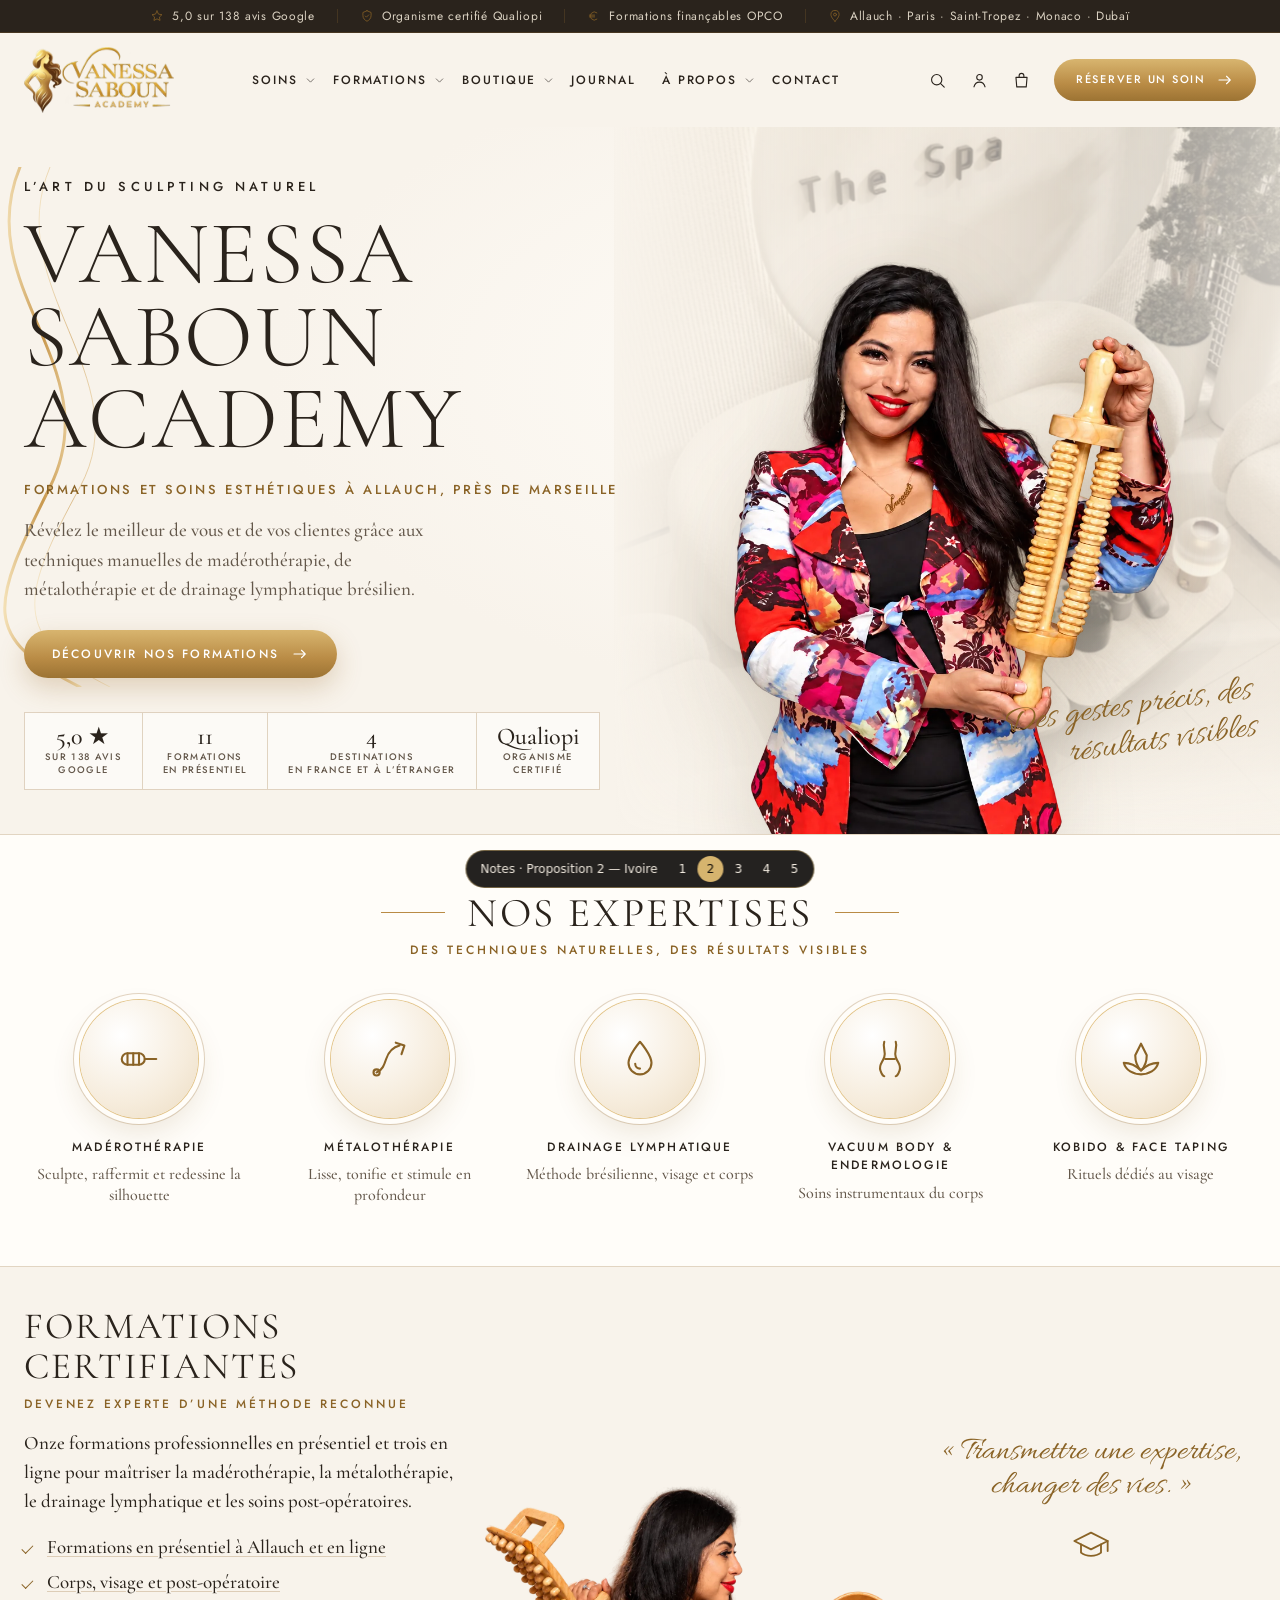
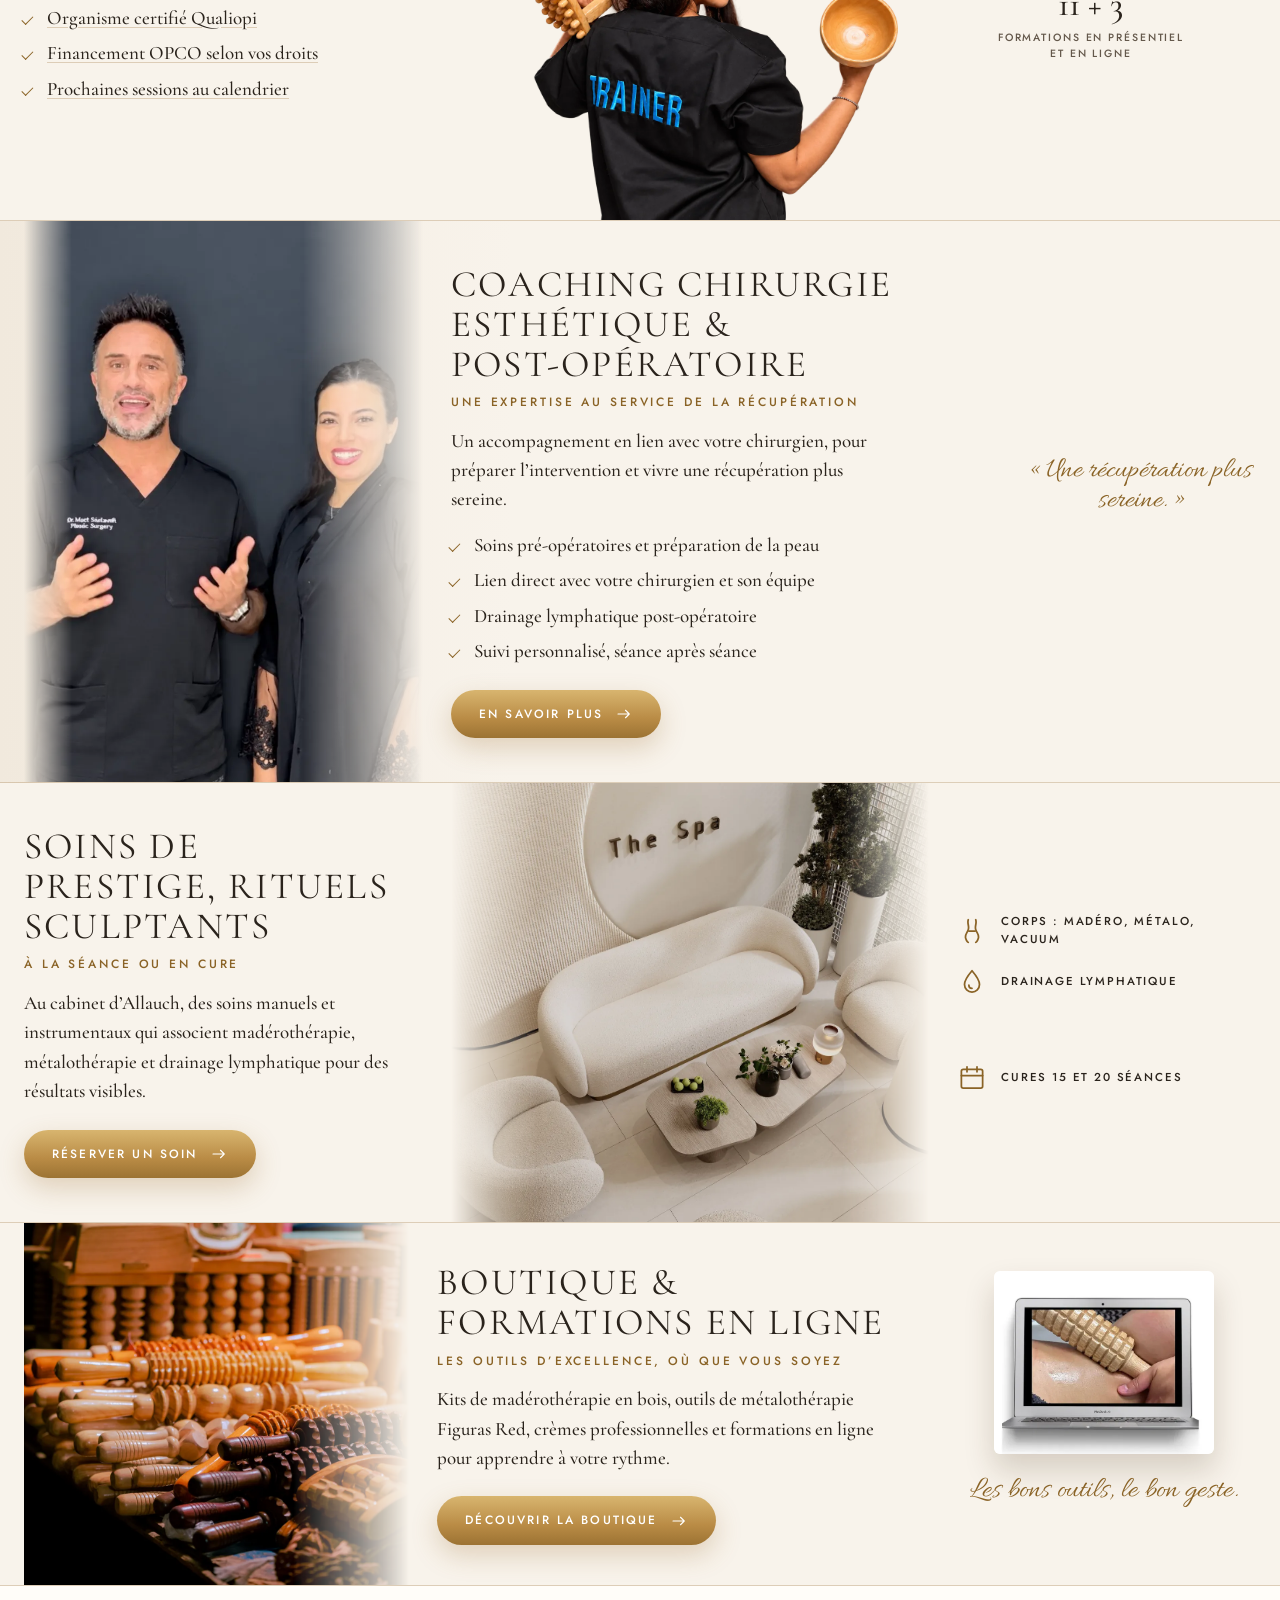
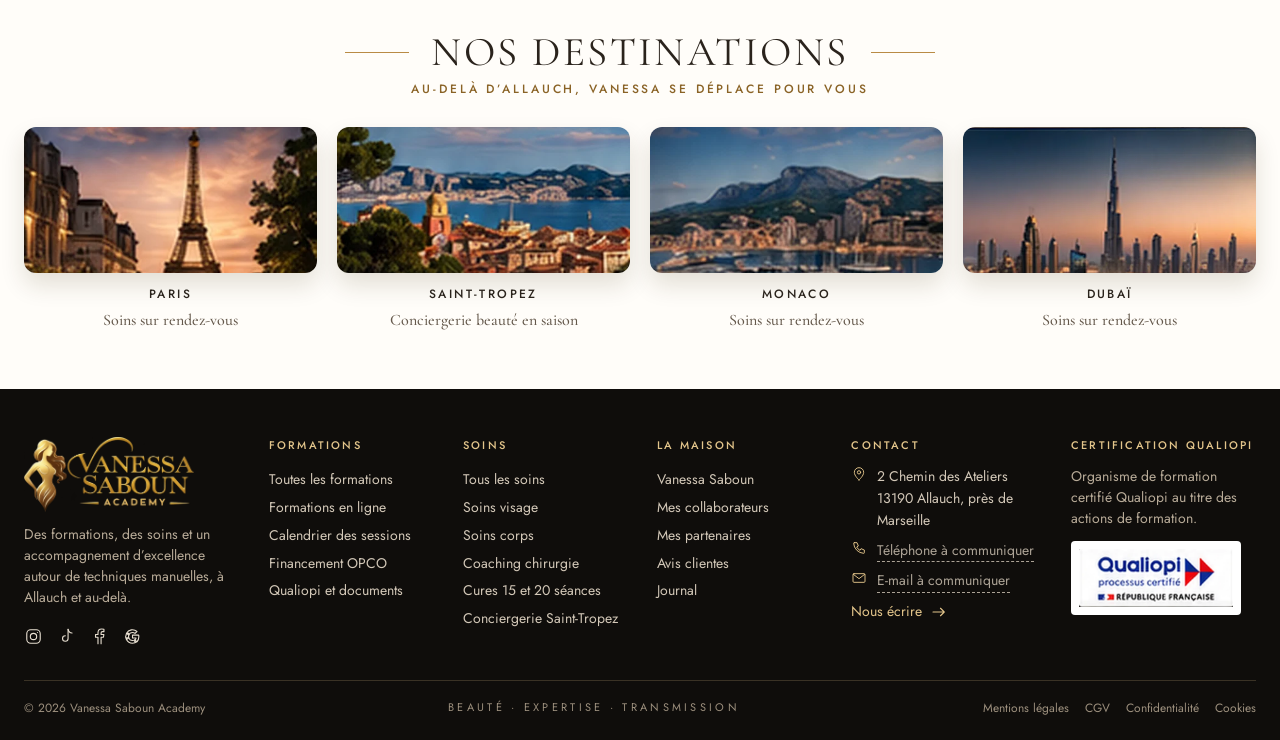
<file: p2.html>
<!doctype html>
<html lang="fr">
<head>
<meta charset="utf-8">
<meta name="viewport" content="width=device-width, initial-scale=1, viewport-fit=cover">
<title>Vanessa Saboun · Soins et formations esthétiques à Allauch</title>
<meta name="description" content="Madérothérapie, métalothérapie, drainage lymphatique brésilien et coaching chirurgie esthétique à Allauch, près de Marseille. Formations Qualiopi, OPCO.">
<link rel="canonical" href="https://vanessasaboun.fr/">
<meta name="theme-color" content="#f8f3eb">
<meta property="og:type" content="website"><meta property="og:locale" content="fr_FR">
<meta property="og:title" content="Vanessa Saboun · Soins et formations esthétiques à Allauch"><meta property="og:description" content="Madérothérapie, métalothérapie, drainage lymphatique brésilien et coaching chirurgie esthétique à Allauch, près de Marseille. Formations Qualiopi, OPCO.">
<meta property="og:url" content="https://vanessasaboun.fr/"><meta property="og:image" content="https://vanessasaboun.fr/wp-content/uploads/og-vanessa-saboun.jpg">
<link rel="preload" as="image" href="vanessa-saboun-portrait-outil-maderotherapie.webp">
<link rel="preconnect" href="https://fonts.googleapis.com"><link rel="preconnect" href="https://fonts.gstatic.com" crossorigin>
<link rel="stylesheet" href="https://fonts.googleapis.com/css2?family=Cormorant+Garamond:ital,wght@0,300;0,400;0,500;0,600;1,400&family=Jost:wght@400;500&family=Allura&display=swap">
<link rel="stylesheet" href="shared.css">
<style>
/* Layout: airy ivory sections, each = copy column + cut-out subject + handwritten gold aside; gold ribbons as the only ornament */
:root{color-scheme:light;
 --bg:#f8f3eb;--bg2:#f1e9dd;--fg:#2a231c;--muted:#64584b;--gold:#b98b45;--gold-d:#8a6326;--gold-l:#e3c58b;--night:#0f0d0b;
 --line:rgba(150,110,50,.28);
 --f-disp:"Cormorant Garamond",Garamond,Georgia,serif;--f-ui:"Jost","Avenir Next","Helvetica Neue",sans-serif;--f-script:"Allura","Snell Roundhand",cursive;
 --hd-bg:rgba(248,243,235,.95);--hd-fg:#2a231c;--acc:#8a6326;--dd-bg:#fbf8f3;--dd-fg:#2a231c;
 --cta-bg:linear-gradient(180deg,#d8b56f,#b98b45 60%,#9c7333);--cta-fg:#fff;--m-bg:#f8f3eb;--m-fg:#2a231c;--tb-bg:#2a231c;--tb-fg:#f3ead9;--f-nav:"Jost",sans-serif}
body{font-family:var(--f-disp);font-size:19px;line-height:1.55;font-weight:500}
.cap{font-family:var(--f-ui);font-size:12px;letter-spacing:.24em;text-transform:uppercase;color:var(--gold-d)}
.h2{font-family:var(--f-disp);font-weight:400;font-size:clamp(30px,3.2vw,44px);line-height:1.08;letter-spacing:.06em;text-transform:uppercase;text-wrap:balance}
.btn{display:inline-flex;align-items:center;gap:12px;border-radius:999px;padding:15px 28px;text-decoration:none;font-family:var(--f-ui);font-size:12px;font-weight:500;letter-spacing:.18em;text-transform:uppercase;
 background:var(--cta-bg);color:#fff;box-shadow:0 10px 26px rgba(150,105,40,.25);transition:transform .3s,box-shadow .3s}
.btn:hover{transform:translateY(-2px);box-shadow:0 14px 32px rgba(150,105,40,.33)}
.script{font-family:var(--f-script);color:var(--gold-d);line-height:1.05}
.hd-nav>ul>li>a{font-size:12px;letter-spacing:.16em;text-transform:uppercase;font-weight:500}
.hd-cta{border-radius:999px;padding:12px 22px;font-size:11px;letter-spacing:.16em;text-transform:uppercase;font-weight:500}
.dd li a{font-family:var(--f-ui);font-size:14px}
.checks{display:grid;gap:6px;margin-top:16px}
.checks li{display:flex;gap:12px;align-items:baseline}
.checks li::before{content:"";flex:none;width:11px;height:6px;border-left:1.5px solid var(--gold-d);border-bottom:1.5px solid var(--gold-d);transform:rotate(-45deg) translateY(-3px)}
.checks a{text-decoration-color:var(--line);text-underline-offset:3px}

/* HERO */
.hero{position:relative;overflow:hidden;background:radial-gradient(90% 80% at 75% 35%,#fffdf9 0%,var(--bg) 60%)}
.hero-bg{position:absolute;inset:0 0 0 48%}
.hero-bg img{width:100%;height:100%;object-fit:cover;opacity:.55;filter:sepia(.25) saturate(.8) brightness(1.08)}
.hero-bg::after{content:"";position:absolute;inset:0;background:linear-gradient(90deg,var(--bg) 0%,rgba(248,243,235,.5) 30%,rgba(248,243,235,.15) 70%,rgba(248,243,235,.6) 100%),linear-gradient(0deg,var(--bg) 0%,transparent 30%)}
.ribbon{position:absolute;pointer-events:none;fill:none;stroke:url(#g2);stroke-linecap:round}
.hero-in{position:relative;display:grid;grid-template-columns:1fr 1fr;align-items:end;gap:24px;padding-top:50px}
.hero-copy{padding-bottom:44px}
.hero h1 .k{display:block;font-family:var(--f-ui);font-size:13px;font-weight:500;letter-spacing:.32em;text-transform:uppercase;color:var(--fg)}
.hero h1 .n{display:block;font-family:var(--f-disp);font-weight:300;font-size:clamp(52px,7vw,98px);line-height:.92;letter-spacing:.02em;text-transform:uppercase;margin-top:16px}
.hero h1 .s{display:block;font-family:var(--f-ui);font-size:13px;font-weight:500;letter-spacing:.2em;text-transform:uppercase;color:var(--gold-d);margin-top:20px;line-height:1.6}
.hero-p{margin-top:14px;max-width:46ch;color:var(--muted)}
.hero .btn{margin-top:26px}
.stats{display:grid;grid-template-columns:repeat(4,auto);justify-content:start;margin-top:34px;background:rgba(255,255,255,.55);border:1px solid var(--line);width:max-content;max-width:100%}
.stats a{display:flex;flex-direction:column;align-items:center;justify-content:center;text-align:center;padding:12px 20px;text-decoration:none;gap:2px}
.stats a+a{border-left:1px solid var(--line)}
.stats b{font-family:var(--f-disp);font-weight:500;font-size:24px;line-height:1}
.stats span{font-family:var(--f-ui);font-size:9.5px;letter-spacing:.14em;text-transform:uppercase;color:var(--muted);line-height:1.35}
.hero-vis{position:relative;display:flex;justify-content:center;align-self:stretch;align-items:flex-end;min-height:540px}
.hero-vis .vanessa{width:min(440px,90%);filter:drop-shadow(0 26px 40px rgba(80,55,20,.18))}
.hero-vis .script{position:absolute;right:0;bottom:70px;font-size:clamp(28px,2.8vw,40px);transform:rotate(-8deg);text-align:right;max-width:260px}

/* EXPERTISES */
.exp{position:relative;padding-block:56px 60px;background:#fffdf9;border-block:1px solid var(--line)}
.sec-hd{text-align:center}
.sec-hd .h2{display:inline-flex;align-items:center;gap:22px}
.sec-hd .h2::before,.sec-hd .h2::after{content:"";width:64px;height:1px;background:var(--gold)}
.sec-hd p{margin-top:6px}
.medals{display:grid;grid-template-columns:repeat(5,1fr);gap:20px;margin-top:40px}
.medal{display:flex;flex-direction:column;align-items:center;text-align:center;text-decoration:none;gap:8px}
.medal .ring{width:118px;height:118px;border-radius:50%;display:grid;place-items:center;color:var(--gold-d);
 background:radial-gradient(circle at 35% 30%,#fff 0%,#f6ecdc 60%,#ecdcc2 100%);box-shadow:0 0 0 1px var(--gold-l),0 0 0 6px #fffdf9,0 0 0 7px var(--line),0 14px 30px rgba(120,85,30,.14);transition:transform .4s}
.medal:hover .ring{transform:translateY(-4px)}
.medal .ring .ic{width:46px;height:46px}
.medal h3{font-family:var(--f-ui);font-weight:500;font-size:12px;letter-spacing:.18em;text-transform:uppercase;margin-top:12px}
.medal p{font-size:16px;color:var(--muted);line-height:1.3}

/* GENERIC SPLIT SECTION */
.sec{position:relative;overflow:hidden;border-bottom:1px solid var(--line)}
.sec .in{display:grid;align-items:center;gap:28px}
.sec .h2{font-size:clamp(28px,2.9vw,40px)}
.sec .cap{margin-top:8px}
.sec p.txt{margin-top:14px;max-width:50ch}
.sec .btn{margin-top:24px}
.form .in{grid-template-columns:1.05fr 1fr .8fr;padding-top:40px}
.form .copy{padding-bottom:44px}
.form .vis{align-self:end}
.form .vis img{width:100%;max-width:520px}
.aside{display:flex;flex-direction:column;align-items:center;text-align:center;gap:22px;padding-bottom:30px}
.aside .script{font-size:clamp(28px,2.6vw,38px);transform:rotate(-6deg)}
.aside .num{font-family:var(--f-disp);font-size:34px;line-height:1;font-weight:500}
.aside .num small{display:block;font-family:var(--f-ui);font-size:10.5px;letter-spacing:.18em;text-transform:uppercase;color:var(--muted);margin-top:8px;line-height:1.5}
.aside .ic{color:var(--gold-d);width:40px;height:40px}
.coach{background:linear-gradient(90deg,var(--bg2),var(--bg) 40%)}
.coach .in{grid-template-columns:.95fr 1.3fr .55fr}
.coach .vis{align-self:stretch;position:relative;min-height:420px}
.coach .vis img{position:absolute;inset:0;width:100%;height:100%;object-fit:cover;object-position:50% 20%;
 -webkit-mask-image:linear-gradient(90deg,transparent,#000 12%,#000 70%,transparent);mask-image:linear-gradient(90deg,transparent,#000 12%,#000 70%,transparent)}
.coach .copy{padding-block:44px}
.coach .aside .script{font-size:clamp(26px,2.3vw,34px)}
.spa .in{grid-template-columns:1fr 1.2fr .75fr;padding-block:0}
.spa .copy{padding-block:44px}
.spa .vis{align-self:stretch;position:relative;min-height:360px}
.spa .vis img{position:absolute;inset:0;width:100%;height:100%;object-fit:cover;border-radius:0 0 0 0;
 -webkit-mask-image:linear-gradient(90deg,transparent,#000 18%,#000 82%,transparent);mask-image:linear-gradient(90deg,transparent,#000 18%,#000 82%,transparent)}
.ilist{display:grid;gap:18px}
.ilist a{display:flex;align-items:center;gap:14px;text-decoration:none;font-family:var(--f-ui);font-size:11.5px;letter-spacing:.16em;text-transform:uppercase;font-weight:500}
.ilist .ic{color:var(--gold-d);width:30px;height:30px}
.ilist a:hover{color:var(--gold-d)}
.shop .in{grid-template-columns:.95fr 1.2fr .75fr}
.shop .vis{align-self:stretch;position:relative;min-height:330px}
.shop .vis img{position:absolute;inset:0;width:100%;height:100%;object-fit:cover;-webkit-mask-image:linear-gradient(90deg,#000 70%,transparent);mask-image:linear-gradient(90deg,#000 70%,transparent)}
.shop .copy{padding-block:40px}
.shop .aside img{width:220px;border-radius:6px;box-shadow:0 16px 30px rgba(60,40,10,.18)}
.shop .aside .script{font-size:30px}

/* DESTINATIONS */
.dest{padding-block:44px 56px;background:#fffdf9}
.dgrid{display:grid;grid-template-columns:repeat(4,1fr);gap:20px;margin-top:28px}
.dgrid li{text-align:center}
.dgrid img{width:100%;aspect-ratio:16/8;object-fit:cover;border-radius:12px;box-shadow:0 12px 24px rgba(60,40,10,.14)}
.dgrid b{display:block;font-family:var(--f-ui);font-weight:500;font-size:12px;letter-spacing:.2em;margin-top:12px}
.dgrid span{font-size:16px;color:var(--muted)}

/* FOOTER (black, as designed) */
.ft{background:var(--night);color:#e8dfd1;padding-block:48px 22px;font-family:var(--f-ui);font-size:14px;font-weight:400}
.ft-in{display:grid;grid-template-columns:1.3fr repeat(3,1fr) 1.15fr 1.1fr;gap:26px}
.ft .logo img{width:170px}
.ft-brand p{color:#b8ab98;margin-top:12px;max-width:32ch;line-height:1.5}
.soc{display:flex;gap:14px;margin-top:16px}.soc a{color:#e8dfd1}.soc a:hover{color:var(--gold-l)}
.f-h{font-family:var(--f-ui);font-weight:500;font-size:11px;letter-spacing:.2em;text-transform:uppercase;color:var(--gold-l);margin-bottom:12px}
.f-col li a{display:block;padding:3px 0;text-decoration:none;color:#d3c8b8}.f-col li a:hover{color:var(--gold-l)}
.f-q p{color:#b8ab98;line-height:1.5}
.f-q img{width:170px;background:#fff;padding:8px;border-radius:4px;margin-top:12px}
.f-contact address p{display:flex;gap:10px;margin-bottom:8px;color:#d3c8b8}.f-contact .ic{color:var(--gold-l)}
.f-link{display:inline-flex;gap:8px;align-items:center;color:var(--gold-l);text-decoration:none}
.ft-bot{display:flex;justify-content:space-between;flex-wrap:wrap;gap:14px;margin-top:34px;padding-top:18px;border-top:1px solid rgba(227,197,139,.2);color:#9d907e;font-size:12px}
.ft-motto{letter-spacing:.3em;text-transform:uppercase;font-size:11px}
.legal{display:flex;gap:16px;flex-wrap:wrap}.legal a{text-decoration:none}.legal a:hover{color:var(--gold-l)}

@media (max-width:1100px){
 .medals{grid-template-columns:repeat(3,1fr);row-gap:32px}
 .form .in{grid-template-columns:1fr 1fr}.form .aside{grid-column:1/-1;flex-direction:row;justify-content:center;padding-bottom:36px}
 .coach .in,.spa .in,.shop .in{grid-template-columns:1fr 1fr}.coach .aside,.spa .ilist,.shop .aside{grid-column:1/-1;padding-bottom:36px}
 .spa .ilist{grid-template-columns:repeat(2,1fr)}
 .shop .aside{flex-direction:row;justify-content:center}
 .ft-in{grid-template-columns:repeat(3,1fr)}.ft-brand{grid-column:1/-1}
}
@media (max-width:860px){
 .hero-in{grid-template-columns:1fr;padding-top:30px}
 .hero-copy{padding-bottom:0}
 .hero-bg{inset:auto 0 0 0;height:460px}
 .hero-vis{min-height:0}
 .hero-vis .vanessa{width:min(340px,80%)}
 .hero-vis .script{font-size:24px;bottom:40px;max-width:150px}
 .stats{grid-template-columns:repeat(2,1fr);width:100%}
 .stats a:nth-child(3){border-left:0}.stats a:nth-child(n+3){border-top:1px solid var(--line)}
 .dgrid{grid-template-columns:repeat(2,1fr)}
}
@media (max-width:640px){
 body{font-size:18px}
 .medals{grid-template-columns:repeat(2,1fr)}
 .medal .ring{width:96px;height:96px}
 .medals li:last-child{grid-column:1/-1}
 .ribbon{display:none}
 .sec-hd .h2::before,.sec-hd .h2::after{width:28px}
 .form .in,.coach .in,.spa .in,.shop .in{grid-template-columns:1fr}
 .form .vis{order:-1}.form .copy{padding-bottom:0}
 .form .aside{flex-direction:column}
 .coach .vis,.spa .vis,.shop .vis{min-height:260px;order:-1;margin-inline:calc(-1 * max(18px,env(safe-area-inset-left,0px)))}
 .coach .vis img,.shop .vis img{-webkit-mask-image:linear-gradient(0deg,transparent,#000 30%);mask-image:linear-gradient(0deg,transparent,#000 30%)}
 .spa .vis img{-webkit-mask-image:none;mask-image:none}
 .coach .copy,.spa .copy,.shop .copy{padding-block:8px 0}
 .spa .ilist{grid-template-columns:1fr}
 .shop .aside{flex-direction:column}
 .ft-in{grid-template-columns:1fr 1fr}
}
</style>
<script type="application/ld+json">{"@context":"https://schema.org","@graph":[
{"@type":"WebSite","@id":"https://vanessasaboun.fr/#website","url":"https://vanessasaboun.fr/","name":"Vanessa Saboun Academy","inLanguage":"fr-FR"},
{"@type":"BeautySalon","@id":"https://vanessasaboun.fr/#business","name":"Vanessa Saboun","url":"https://vanessasaboun.fr/",
"logo":"https://vanessasaboun.fr/wp-content/uploads/logo-vanessa-saboun-academy.webp",
"address":{"@type":"PostalAddress","streetAddress":"2 Chemin des Ateliers","postalCode":"13190","addressLocality":"Allauch","addressCountry":"FR"},
"areaServed":["Allauch","Marseille","Paris","Saint-Tropez","Monaco","Dubaï"],"founder":{"@id":"https://vanessasaboun.fr/#vanessa"}},
{"@type":"Person","@id":"https://vanessasaboun.fr/#vanessa","name":"Vanessa Saboun","jobTitle":"Praticienne et formatrice en soins esthétiques","url":"https://vanessasaboun.fr/a-propos/"}]}</script>
</head>
<body class="p2">
<a class="skip" href="#contenu">Aller au contenu</a>
<div class="topbar" aria-label="Informations clés"><div class="tb-track"><div class="tb-set"><a href="/avis/"><svg class="ic" width="14" height="14" viewBox="0 0 24 24" fill="none" stroke="currentColor" stroke-width="1.5" stroke-linecap="round" stroke-linejoin="round" aria-hidden="true" focusable="false"><path d="M12 3.5l2.6 5.3 5.9.9-4.3 4.1 1 5.8L12 16.9l-5.2 2.7 1-5.8-4.3-4.1 5.9-.9L12 3.5z"/></svg><span>5,0 sur 138 avis Google</span></a><a href="/qualiopi/"><svg class="ic" width="14" height="14" viewBox="0 0 24 24" fill="none" stroke="currentColor" stroke-width="1.5" stroke-linecap="round" stroke-linejoin="round" aria-hidden="true" focusable="false"><path d="M12 3l7 3v5c0 5-3 8-7 10-4-2-7-5-7-10V6l7-3z"/><path d="M9 12l2 2 4-4"/></svg><span>Organisme certifié Qualiopi</span></a><a href="/financement-opco/"><svg class="ic" width="14" height="14" viewBox="0 0 24 24" fill="none" stroke="currentColor" stroke-width="1.5" stroke-linecap="round" stroke-linejoin="round" aria-hidden="true" focusable="false"><path d="M17 6.5A7 7 0 1 0 17 17.5"/><path d="M4 10.5h9M4 13.5h9"/></svg><span>Formations finançables OPCO</span></a><a href="/contact/"><svg class="ic" width="14" height="14" viewBox="0 0 24 24" fill="none" stroke="currentColor" stroke-width="1.5" stroke-linecap="round" stroke-linejoin="round" aria-hidden="true" focusable="false"><path d="M12 21s-7-6.2-7-11.5a7 7 0 0 1 14 0C19 14.8 12 21 12 21z"/><circle cx="12" cy="9.5" r="2.5"/></svg><span>Allauch · Paris · Saint-Tropez · Monaco · Dubaï</span></a></div><div class="tb-set" aria-hidden="true"><a href="/avis/"><svg class="ic" width="14" height="14" viewBox="0 0 24 24" fill="none" stroke="currentColor" stroke-width="1.5" stroke-linecap="round" stroke-linejoin="round" aria-hidden="true" focusable="false"><path d="M12 3.5l2.6 5.3 5.9.9-4.3 4.1 1 5.8L12 16.9l-5.2 2.7 1-5.8-4.3-4.1 5.9-.9L12 3.5z"/></svg><span>5,0 sur 138 avis Google</span></a><a href="/qualiopi/"><svg class="ic" width="14" height="14" viewBox="0 0 24 24" fill="none" stroke="currentColor" stroke-width="1.5" stroke-linecap="round" stroke-linejoin="round" aria-hidden="true" focusable="false"><path d="M12 3l7 3v5c0 5-3 8-7 10-4-2-7-5-7-10V6l7-3z"/><path d="M9 12l2 2 4-4"/></svg><span>Organisme certifié Qualiopi</span></a><a href="/financement-opco/"><svg class="ic" width="14" height="14" viewBox="0 0 24 24" fill="none" stroke="currentColor" stroke-width="1.5" stroke-linecap="round" stroke-linejoin="round" aria-hidden="true" focusable="false"><path d="M17 6.5A7 7 0 1 0 17 17.5"/><path d="M4 10.5h9M4 13.5h9"/></svg><span>Formations finançables OPCO</span></a><a href="/contact/"><svg class="ic" width="14" height="14" viewBox="0 0 24 24" fill="none" stroke="currentColor" stroke-width="1.5" stroke-linecap="round" stroke-linejoin="round" aria-hidden="true" focusable="false"><path d="M12 21s-7-6.2-7-11.5a7 7 0 0 1 14 0C19 14.8 12 21 12 21z"/><circle cx="12" cy="9.5" r="2.5"/></svg><span>Allauch · Paris · Saint-Tropez · Monaco · Dubaï</span></a></div></div></div><header class="hd"><div class="hd-in">
<a class="logo" href="/" aria-label="Vanessa Saboun Academy, accueil"><img src="logo-vanessa-saboun-academy.webp" width="170" height="75" alt="Vanessa Saboun Academy"></a>
<nav class="hd-nav" aria-label="Navigation principale"><ul><li class="has-dd" data-key="s"><a class="nv" href="/soins/">Soins</a><button class="dd-btn" type="button" aria-expanded="false" aria-controls="mega-s" aria-label="Sous-menu Soins"><svg class="ic" width="13" height="13" viewBox="0 0 24 24" fill="none" stroke="currentColor" stroke-width="1.6" stroke-linecap="round" stroke-linejoin="round" aria-hidden="true" focusable="false"><path d="M6 9l6 6 6-6"/></svg></button><div class="mega" id="mega-s" role="region" aria-label="Soins"><div class="mega-in">
<div class="mega-cols"><div class="mg" style="--i:1"><p class="mg-h"><i>01</i>Visage</p><ul><li><a href="/soins/drainage-lymphatique-bresilien-visage/" data-img="m-visage" data-cap="Drainage lymphatique brésilien"><span>Drainage lymphatique brésilien</span></a></li><li><a href="/soins/maderotherapie-colombienne-visage/" data-img="m-outils" data-cap="Madérothérapie colombienne"><span>Madérothérapie colombienne</span></a></li><li><a href="/soins/metalotherapie-colombienne-visage/" data-img="m-metal" data-cap="Métalothérapie colombienne"><span>Métalothérapie colombienne</span></a></li><li><a href="/soins/face-taping/" data-img="m-visage" data-cap="Face taping"><span>Face taping</span></a></li><li><a href="/soins/kobido/" data-img="m-visage" data-cap="Kobido"><span>Kobido</span></a></li></ul></div><div class="mg" style="--i:2"><p class="mg-h"><i>02</i>Corps</p><ul><li><a href="/soins/drainage-lymphatique-bresilien-corps/" data-img="m-drainage" data-cap="Drainage lymphatique brésilien"><span>Drainage lymphatique brésilien</span></a></li><li><a href="/soins/maderotherapie-colombienne-corps/" data-img="m-outils" data-cap="Madérothérapie colombienne"><span>Madérothérapie colombienne</span></a></li><li><a href="/soins/metalotherapie-colombienne-corps/" data-img="m-metal" data-cap="Métalothérapie colombienne"><span>Métalothérapie colombienne</span></a></li><li><a href="/soins/vacuum-body/" data-img="m-cabinet" data-cap="Vacuum body"><span>Vacuum body</span></a></li><li><a href="/soins/endermologie/" data-img="m-cabinet" data-cap="Endermologie"><span>Endermologie</span></a></li></ul></div><div class="mg" style="--i:3"><p class="mg-h"><i>03</i>Avant et après chirurgie</p><ul><li><a href="/coaching-chirurgie-esthetique-et-post-operatoire/" data-img="m-duo" data-cap="Coaching chirurgie esthétique"><span>Coaching chirurgie esthétique</span></a></li><li><a href="/soins/drainage-lymphatique-post-operatoire/" data-img="m-drainage" data-cap="Drainage lymphatique post-opératoire"><span>Drainage lymphatique post-opératoire</span></a></li></ul></div><div class="mg" style="--i:4"><p class="mg-h"><i>04</i>Formules</p><ul><li><a href="/soins/cures/" data-img="m-spa" data-cap="Cures 15 et 20 séances"><span>Cures 15 et 20 séances</span></a></li><li><a href="/conciergerie-beaute-saint-tropez/" data-img="m-spa" data-cap="Conciergerie Saint-Tropez"><span>Conciergerie Saint-Tropez</span></a></li></ul></div><a class="mega-all" href="/soins/" style="--i:5">Tous les soins <svg class="ic ar" width="18" height="18" viewBox="0 0 24 24" fill="none" stroke="currentColor" stroke-width="1.5" stroke-linecap="round" stroke-linejoin="round" aria-hidden="true" focusable="false"><path d="M4 12h15M14 7l5 5-5 5"/></svg></a></div>
<aside class="mega-fx"><div class="fx-img"><img src="m-drainage.webp" data-default="m-drainage" width="560" height="420" alt="" loading="lazy"><img class="fx-b" src="m-drainage.webp" width="560" height="420" alt="" loading="lazy"></div>
<p class="fx-k" data-default="Réserver en ligne">Réserver en ligne</p><p class="fx-t">Choisissez votre soin, votre lieu et votre créneau.</p><a class="fx-cta" href="/reservation-soins/">Réserver un soin <svg class="ic ar" width="18" height="18" viewBox="0 0 24 24" fill="none" stroke="currentColor" stroke-width="1.5" stroke-linecap="round" stroke-linejoin="round" aria-hidden="true" focusable="false"><path d="M4 12h15M14 7l5 5-5 5"/></svg></a></aside>
</div></div></li><li class="has-dd" data-key="f"><a class="nv" href="/formations/">Formations</a><button class="dd-btn" type="button" aria-expanded="false" aria-controls="mega-f" aria-label="Sous-menu Formations"><svg class="ic" width="13" height="13" viewBox="0 0 24 24" fill="none" stroke="currentColor" stroke-width="1.6" stroke-linecap="round" stroke-linejoin="round" aria-hidden="true" focusable="false"><path d="M6 9l6 6 6-6"/></svg></button><div class="mega" id="mega-f" role="region" aria-label="Formations"><div class="mega-in">
<div class="mega-cols"><div class="mg" style="--i:1"><p class="mg-h"><i>01</i>Corps</p><ul><li><a href="/drainage-lymphatique-corps-bresilien/" data-img="m-drainage" data-cap="Drainage lymphatique corps brésilien"><span>Drainage lymphatique corps brésilien</span></a></li><li><a href="/maderotherapie-colombienne-corps/" data-img="m-outils" data-cap="Madérothérapie colombienne corps"><span>Madérothérapie colombienne corps</span></a></li><li><a href="/metalotherapie-colombienne-corps-formule-professionnelle/" data-img="m-metal" data-cap="Métalothérapie colombienne corps"><span>Métalothérapie colombienne corps</span></a></li><li><a href="/vacuum-body/" data-img="m-cabinet" data-cap="Vacuum body"><span>Vacuum body</span></a></li><li><a href="/endermologie/" data-img="m-cabinet" data-cap="Endermologie"><span>Endermologie</span></a></li></ul></div><div class="mg" style="--i:2"><p class="mg-h"><i>02</i>Visage</p><ul><li><a href="/drainage-lymphatique-visage-bresilien/" data-img="m-visage" data-cap="Drainage lymphatique visage brésilien"><span>Drainage lymphatique visage brésilien</span></a></li><li><a href="/maderotherapie-colombienne-visage/" data-img="m-outils" data-cap="Madérothérapie colombienne visage"><span>Madérothérapie colombienne visage</span></a></li><li><a href="/metalotherapie-colombienne-visage-formule-professionnelle/" data-img="m-metal" data-cap="Métalothérapie colombienne visage"><span>Métalothérapie colombienne visage</span></a></li><li><a href="/face-taping/" data-img="m-visage" data-cap="Face taping"><span>Face taping</span></a></li></ul></div><div class="mg" style="--i:3"><p class="mg-h"><i>03</i>Post-opératoire</p><ul><li><a href="/drainage-lymphatique-post-operatoire/" data-img="m-duo" data-cap="Drainage lymphatique post-opératoire"><span>Drainage lymphatique post-opératoire</span></a></li><li><a href="/soins-pre-et-post-operatoire/" data-img="m-duo" data-cap="Soins pré et post-opératoires"><span>Soins pré et post-opératoires</span></a></li></ul></div><div class="mg" style="--i:4"><p class="mg-h"><i>04</i>S’informer</p><ul><li><a href="/formations/en-ligne/" data-img="m-enligne" data-cap="Formations en ligne"><span>Formations en ligne</span></a></li><li><a href="/calendrier-des-sessions/" data-img="m-academy" data-cap="Calendrier des sessions"><span>Calendrier des sessions</span></a></li><li><a href="/financement-opco/" data-img="m-academy" data-cap="Financement OPCO"><span>Financement OPCO</span></a></li><li><a href="/qualiopi/" data-img="m-academy" data-cap="Qualiopi et documents"><span>Qualiopi et documents</span></a></li></ul></div><div class="mg" style="--i:5"><p class="mg-h"><i>05</i>Documents</p><ul><li><a href="https://vanessasaboun.fr/wp-content/uploads/2025/01/3-9-1-Livret-daccueil.pdf" data-img="m-academy" data-cap="Livret d’accueil" target="_blank" rel="noopener"><span>Livret d’accueil</span></a></li><li><a href="https://vanessasaboun.fr/wp-content/uploads/2025/01/reglement_interieur_.pdf" data-img="m-academy" data-cap="Règlement intérieur" target="_blank" rel="noopener"><span>Règlement intérieur</span></a></li><li><a href="https://vanessasaboun.fr/wp-content/uploads/2025/01/Qualiopi-RNQ-4511-225-DS-02-1-1-2.pdf" data-img="m-academy" data-cap="Certificat Qualiopi" target="_blank" rel="noopener"><span>Certificat Qualiopi</span></a></li></ul></div><a class="mega-all" href="/formations/" style="--i:6">Toutes les formations <svg class="ic ar" width="18" height="18" viewBox="0 0 24 24" fill="none" stroke="currentColor" stroke-width="1.5" stroke-linecap="round" stroke-linejoin="round" aria-hidden="true" focusable="false"><path d="M4 12h15M14 7l5 5-5 5"/></svg></a></div>
<aside class="mega-fx"><div class="fx-img"><img src="m-trainer.webp" data-default="m-trainer" width="560" height="420" alt="" loading="lazy"><img class="fx-b" src="m-trainer.webp" width="560" height="420" alt="" loading="lazy"></div>
<p class="fx-k" data-default="Qualiopi · Finançable OPCO">Qualiopi · Finançable OPCO</p><p class="fx-t">Onze formations certifiantes en présentiel à Allauch, et trois formations en ligne.</p><a class="fx-cta" href="/formations/">Voir toutes les formations <svg class="ic ar" width="18" height="18" viewBox="0 0 24 24" fill="none" stroke="currentColor" stroke-width="1.5" stroke-linecap="round" stroke-linejoin="round" aria-hidden="true" focusable="false"><path d="M4 12h15M14 7l5 5-5 5"/></svg></a></aside>
</div></div></li><li class="has-dd" data-key="b"><a class="nv" href="/boutique/">Boutique</a><button class="dd-btn" type="button" aria-expanded="false" aria-controls="mega-b" aria-label="Sous-menu Boutique"><svg class="ic" width="13" height="13" viewBox="0 0 24 24" fill="none" stroke="currentColor" stroke-width="1.6" stroke-linecap="round" stroke-linejoin="round" aria-hidden="true" focusable="false"><path d="M6 9l6 6 6-6"/></svg></button><div class="mega" id="mega-b" role="region" aria-label="Boutique"><div class="mega-in">
<div class="mega-cols"><div class="mg" style="--i:1"><p class="mg-h"><i>01</i>Catégories</p><ul><li><a href="/categorie-produit/maderotherapie/" data-img="m-copa" data-cap="Madérothérapie"><span>Madérothérapie</span></a></li><li><a href="/categorie-produit/metalotherapie/" data-img="m-metal" data-cap="Métalothérapie"><span>Métalothérapie</span></a></li><li><a href="/categorie-produit/huiles-et-cremes/" data-img="m-brosses" data-cap="Huiles et crèmes"><span>Huiles et crèmes</span></a></li><li><a href="/categorie-produit/formation-maderotherapie-en-ligne/" data-img="m-enligne" data-cap="Formations en ligne"><span>Formations en ligne</span></a></li><li><a href="/categorie-produit/cure/" data-img="m-spa" data-cap="Cures"><span>Cures</span></a></li></ul></div><div class="mg" style="--i:2"><p class="mg-h"><i>02</i>Meilleures ventes</p><ul><li><a href="/boutique/kit-maderotherapie-corps-10-pieces/" data-img="m-kit" data-cap="Kit madérothérapie corps 10 pièces"><span>Kit madérothérapie corps 10 pièces</span></a></li><li><a href="/boutique/kit-metalotherapie-corps-et-visage-figuras-red/" data-img="m-metal" data-cap="Kit métalothérapie corps et visage"><span>Kit métalothérapie corps et visage</span></a></li><li><a href="/boutique/figuras-red-creme-reductrice-1-kg/" data-img="m-brosses" data-cap="Crème réductrice 1 kg"><span>Crème réductrice 1 kg</span></a></li></ul></div><div class="mg" style="--i:3"><p class="mg-h"><i>03</i>Mon compte</p><ul><li><a href="/mon-compte/" data-img="m-kit" data-cap="Connexion"><span>Connexion</span></a></li><li><a href="/panier/" data-img="m-kit" data-cap="Panier"><span>Panier</span></a></li></ul></div><a class="mega-all" href="/boutique/" style="--i:4">Toute la boutique <svg class="ic ar" width="18" height="18" viewBox="0 0 24 24" fill="none" stroke="currentColor" stroke-width="1.5" stroke-linecap="round" stroke-linejoin="round" aria-hidden="true" focusable="false"><path d="M4 12h15M14 7l5 5-5 5"/></svg></a></div>
<aside class="mega-fx"><div class="fx-img"><img src="m-kit.webp" data-default="m-kit" width="560" height="420" alt="" loading="lazy"><img class="fx-b" src="m-kit.webp" width="560" height="420" alt="" loading="lazy"></div>
<p class="fx-k" data-default="Les outils du geste">Les outils du geste</p><p class="fx-t">Bois, métal Figuras Red, crèmes professionnelles et formations en ligne.</p><a class="fx-cta" href="/boutique/">Toute la boutique <svg class="ic ar" width="18" height="18" viewBox="0 0 24 24" fill="none" stroke="currentColor" stroke-width="1.5" stroke-linecap="round" stroke-linejoin="round" aria-hidden="true" focusable="false"><path d="M4 12h15M14 7l5 5-5 5"/></svg></a></aside>
</div></div></li><li><a class="nv" href="/blog/">Journal</a></li><li class="has-dd" data-key="a"><a class="nv" href="/a-propos/">À propos</a><button class="dd-btn" type="button" aria-expanded="false" aria-controls="mega-a" aria-label="Sous-menu À propos"><svg class="ic" width="13" height="13" viewBox="0 0 24 24" fill="none" stroke="currentColor" stroke-width="1.6" stroke-linecap="round" stroke-linejoin="round" aria-hidden="true" focusable="false"><path d="M6 9l6 6 6-6"/></svg></button><div class="mega" id="mega-a" role="region" aria-label="À propos"><div class="mega-in">
<div class="mega-cols"><div class="mg" style="--i:1"><p class="mg-h"><i>01</i>La maison</p><ul><li><a href="/a-propos/" data-img="m-portrait" data-cap="Vanessa Saboun"><span>Vanessa Saboun</span></a></li><li><a href="/mes-collaborateurs/" data-img="m-duo" data-cap="Mes collaborateurs"><span>Mes collaborateurs</span></a></li><li><a href="/mes-partenaires/" data-img="m-metal" data-cap="Mes partenaires"><span>Mes partenaires</span></a></li><li><a href="/avis/" data-img="m-academy" data-cap="Avis clientes"><span>Avis clientes</span></a></li></ul></div><div class="mg" style="--i:2"><p class="mg-h"><i>02</i>Le journal</p><ul><li><a href="/blog/" data-img="m-visage" data-cap="Tous les articles"><span>Tous les articles</span></a></li><li><a href="/category/drainage/" data-img="m-drainage" data-cap="Drainage"><span>Drainage</span></a></li></ul></div><div class="mg" style="--i:3"><p class="mg-h"><i>03</i>Nous joindre</p><ul><li><a href="/contact/" data-img="m-cabinet" data-cap="Contact"><span>Contact</span></a></li></ul></div><a class="mega-all" href="/a-propos/" style="--i:4">Vanessa Saboun <svg class="ic ar" width="18" height="18" viewBox="0 0 24 24" fill="none" stroke="currentColor" stroke-width="1.5" stroke-linecap="round" stroke-linejoin="round" aria-hidden="true" focusable="false"><path d="M4 12h15M14 7l5 5-5 5"/></svg></a></div>
<aside class="mega-fx"><div class="fx-img"><img src="m-portrait.webp" data-default="m-portrait" width="560" height="420" alt="" loading="lazy"><img class="fx-b" src="m-portrait.webp" width="560" height="420" alt="" loading="lazy"></div>
<p class="fx-k" data-default="5,0 sur 138 avis Google">5,0 sur 138 avis Google</p><p class="fx-t">★★★★★ Ce que disent les clientes et les élèves de Vanessa.</p><a class="fx-cta" href="/avis/">Lire les avis <svg class="ic ar" width="18" height="18" viewBox="0 0 24 24" fill="none" stroke="currentColor" stroke-width="1.5" stroke-linecap="round" stroke-linejoin="round" aria-hidden="true" focusable="false"><path d="M4 12h15M14 7l5 5-5 5"/></svg></a></aside>
</div></div></li><li><a class="nv" href="/contact/">Contact</a></li></ul></nav>
<div class="hd-act">
<button class="icon-btn hd-ico js-search" type="button" aria-label="Rechercher"><svg class="ic" width="19" height="19" viewBox="0 0 24 24" fill="none" stroke="currentColor" stroke-width="1.4" stroke-linecap="round" stroke-linejoin="round" aria-hidden="true" focusable="false"><circle cx="11" cy="11" r="6.5"/><path d="M16 16l4.5 4.5"/></svg></button>
<a class="icon-btn hd-ico hd-acc" href="/mon-compte/" aria-label="Mon compte"><svg class="ic" width="19" height="19" viewBox="0 0 24 24" fill="none" stroke="currentColor" stroke-width="1.4" stroke-linecap="round" stroke-linejoin="round" aria-hidden="true" focusable="false"><circle cx="12" cy="8" r="3.5"/><path d="M5 20c1-4 4-6 7-6s6 2 7 6"/></svg></a>
<a class="icon-btn hd-ico hd-cart" href="/panier/" aria-label="Panier"><svg class="ic" width="19" height="19" viewBox="0 0 24 24" fill="none" stroke="currentColor" stroke-width="1.4" stroke-linecap="round" stroke-linejoin="round" aria-hidden="true" focusable="false"><path d="M5 8h14l-1 12H6L5 8z"/><path d="M9 8V6a3 3 0 0 1 6 0v2"/></svg></a>
<a class="hd-cta" href="/reservation-soins/"><span>Réserver un soin</span> <svg class="ic ar" width="18" height="18" viewBox="0 0 24 24" fill="none" stroke="currentColor" stroke-width="1.5" stroke-linecap="round" stroke-linejoin="round" aria-hidden="true" focusable="false"><path d="M4 12h15M14 7l5 5-5 5"/></svg></a>
<button class="burger" type="button" aria-label="Ouvrir le menu" aria-expanded="false" aria-controls="mnav"><span></span><span></span><span></span></button></div>
</div></header>
<main id="contenu">
<section class="hero" aria-labelledby="h1">
 <div class="hero-bg"><img src="ambiance-salon-soins.webp" width="1600" height="1132" alt="" fetchpriority="high" decoding="async"></div>
 <svg class="ribbon" style="left:-40px;top:40px;width:260px;height:520px" viewBox="0 0 260 520" aria-hidden="true"><defs><linearGradient id="g2" x1="0" x2="1"><stop offset="0" stop-color="#f3dfb4"/><stop offset=".5" stop-color="#c9994f"/><stop offset="1" stop-color="#f3dfb4"/></linearGradient></defs><path d="M60 0C10 120 150 200 90 320S20 470 120 520" stroke-width="3"/><path d="M90 0C40 120 180 210 120 320S50 470 150 520" stroke-width="1" opacity=".6"/></svg>
 <div class="wrap hero-in">
  <div class="hero-copy">
   <h1 id="h1"><span class="k">L’art du sculpting naturel</span><span class="n">Vanessa<br>Saboun<br>Academy</span>
    <span class="s">Formations et soins esthétiques à Allauch, près de Marseille</span></h1>
   <p class="hero-p">Révélez le meilleur de vous et de vos clientes grâce aux techniques manuelles de madérothérapie, de métalothérapie et de drainage lymphatique brésilien.</p>
   <a class="btn" href="/formations/">Découvrir nos formations <svg class="ic ar" width="18" height="18" viewBox="0 0 24 24" fill="none" stroke="currentColor" stroke-width="1.5" stroke-linecap="round" stroke-linejoin="round" aria-hidden="true" focusable="false"><path d="M4 12h15M14 7l5 5-5 5"/></svg></a>
   <div class="stats"><a href="/avis/"><b>5,0 ★</b><span>sur 138 avis<br>Google</span></a><a href="/formations/"><b>11</b><span>formations<br>en présentiel</span></a><a href="#dest-t"><b>4</b><span>destinations<br>en France et à l’étranger</span></a><a href="/qualiopi/"><b>Qualiopi</b><span>organisme<br>certifié</span></a></div>
  </div>
  <div class="hero-vis">
   <img class="vanessa" src="vanessa-saboun-portrait-outil-maderotherapie.webp" width="783" height="1017" alt="Vanessa Saboun tenant un rouleau de madérothérapie en bois" fetchpriority="high" decoding="async">
   <p class="script" aria-hidden="true">Des gestes précis, des résultats visibles</p>
  </div>
 </div>
</section>

<section class="exp" aria-labelledby="exp-t">
 <div class="wrap">
  <div class="sec-hd"><h2 id="exp-t" class="h2">Nos expertises</h2><p class="cap">Des techniques naturelles, des résultats visibles</p></div>
  <ul class="medals"><li><a class="medal" href="/soins/maderotherapie-colombienne-corps/"><span class="ring"><svg class="ic" width="46" height="46" viewBox="0 0 24 24" fill="none" stroke="currentColor" stroke-width="1.1" stroke-linecap="round" stroke-linejoin="round" aria-hidden="true" focusable="false"><rect x="3" y="9" width="12" height="6" rx="3"/><path d="M6 9v6M9 9v6M12 9v6M15 12h6"/></svg></span><h3>Madérothérapie</h3><p>Sculpte, raffermit et redessine la silhouette</p></a></li><li><a class="medal" href="/soins/metalotherapie-colombienne-corps/"><span class="ring"><svg class="ic" width="46" height="46" viewBox="0 0 24 24" fill="none" stroke="currentColor" stroke-width="1.1" stroke-linecap="round" stroke-linejoin="round" aria-hidden="true" focusable="false"><path d="M5 19c3-1 4-4 5-7s3-6 7-7"/><path d="M15 3.5l4.5 1.5-1.5 4.5"/><circle cx="5" cy="19" r="1.6"/></svg></span><h3>Métalothérapie</h3><p>Lisse, tonifie et stimule en profondeur</p></a></li><li><a class="medal" href="/soins/drainage-lymphatique-bresilien-corps/"><span class="ring"><svg class="ic" width="46" height="46" viewBox="0 0 24 24" fill="none" stroke="currentColor" stroke-width="1.1" stroke-linecap="round" stroke-linejoin="round" aria-hidden="true" focusable="false"><path d="M12 3s6 7 6 11a6 6 0 0 1-12 0c0-4 6-11 6-11z"/><path d="M9.5 14.5a2.5 2.5 0 0 0 2.5 2.5"/></svg></span><h3>Drainage lymphatique</h3><p>Méthode brésilienne, visage et corps</p></a></li><li><a class="medal" href="/soins/vacuum-body/"><span class="ring"><svg class="ic" width="46" height="46" viewBox="0 0 24 24" fill="none" stroke="currentColor" stroke-width="1.1" stroke-linecap="round" stroke-linejoin="round" aria-hidden="true" focusable="false"><path d="M9 3c-1 3 1 5 0 8s-3 4-2 7 2 3 2 3M15 3c1 3-1 5 0 8s3 4 2 7-2 3-2 3"/><path d="M9.5 12h5"/></svg></span><h3>Vacuum body & endermologie</h3><p>Soins instrumentaux du corps</p></a></li><li><a class="medal" href="/soins/kobido/"><span class="ring"><svg class="ic" width="46" height="46" viewBox="0 0 24 24" fill="none" stroke="currentColor" stroke-width="1.1" stroke-linecap="round" stroke-linejoin="round" aria-hidden="true" focusable="false"><path d="M12 20c-4 0-8-2-9-6 3 0 6 1 9 4 3-3 6-4 9-4-1 4-5 6-9 6z"/><path d="M12 18c-2-2-3-5-3-8 1-2 2-4 3-6 1 2 2 4 3 6 0 3-1 6-3 8z"/></svg></span><h3>Kobido & face taping</h3><p>Rituels dédiés au visage</p></a></li></ul>
 </div>
</section>

<section class="sec form" aria-labelledby="form-t">
 <div class="wrap in">
  <div class="copy">
   <h2 id="form-t" class="h2">Formations certifiantes</h2>
   <p class="cap">Devenez experte d’une méthode reconnue</p>
   <p class="txt">Onze formations professionnelles en présentiel et trois en ligne pour maîtriser la madérothérapie, la métalothérapie, le drainage lymphatique et les soins post-opératoires.</p>
   <ul class="checks"><li><a href="/formations/en-ligne/">Formations en présentiel à Allauch et en ligne</a></li><li><a href="/formations/">Corps, visage et post-opératoire</a></li><li><a href="/qualiopi/">Organisme certifié Qualiopi</a></li><li><a href="/financement-opco/">Financement OPCO selon vos droits</a></li><li><a href="/calendrier-des-sessions/">Prochaines sessions au calendrier</a></li></ul>
   <a class="btn" href="/formations/">Découvrir nos formations <svg class="ic ar" width="18" height="18" viewBox="0 0 24 24" fill="none" stroke="currentColor" stroke-width="1.5" stroke-linecap="round" stroke-linejoin="round" aria-hidden="true" focusable="false"><path d="M4 12h15M14 7l5 5-5 5"/></svg></a>
  </div>
  <div class="vis"><img src="vanessa-saboun-formatrice-outils-bois.webp" width="1100" height="890" alt="Vanessa Saboun de dos, tee-shirt Trainer, avec une ventouse et un outil de madérothérapie en bois" loading="lazy" decoding="async"></div>
  <div class="aside">
   <p class="script" aria-hidden="true">« Transmettre une expertise, changer des vies. »</p>
   <svg class="ic" width="40" height="40" viewBox="0 0 24 24" fill="none" stroke="currentColor" stroke-width="1.1" stroke-linecap="round" stroke-linejoin="round" aria-hidden="true" focusable="false"><path d="M2 9l10-5 10 5-10 5-10-5z"/><path d="M6 11v5c3 2.5 9 2.5 12 0v-5"/><path d="M22 9v6"/></svg>
   <p class="num">11 + 3<small>formations en présentiel<br>et en ligne</small></p>
  </div>
 </div>
</section>

<section class="sec coach" aria-labelledby="coach-t">
 <div class="wrap in">
  <div class="vis"><img src="vanessa-saboun-chirurgien-photo.webp" width="900" height="1040" alt="Vanessa Saboun aux côtés d’un chirurgien esthétique partenaire" loading="lazy" decoding="async"></div>
  <div class="copy">
   <h2 id="coach-t" class="h2">Coaching chirurgie esthétique &amp; post-opératoire</h2>
   <p class="cap">Une expertise au service de la récupération</p>
   <p class="txt">Un accompagnement en lien avec votre chirurgien, pour préparer l’intervention et vivre une récupération plus sereine.</p>
   <ul class="checks"><li>Soins pré-opératoires et préparation de la peau</li><li>Lien direct avec votre chirurgien et son équipe</li><li>Drainage lymphatique post-opératoire</li><li>Suivi personnalisé, séance après séance</li></ul>
   <a class="btn" href="/coaching-chirurgie-esthetique-et-post-operatoire/">En savoir plus <svg class="ic ar" width="18" height="18" viewBox="0 0 24 24" fill="none" stroke="currentColor" stroke-width="1.5" stroke-linecap="round" stroke-linejoin="round" aria-hidden="true" focusable="false"><path d="M4 12h15M14 7l5 5-5 5"/></svg></a>
  </div>
  <div class="aside"><p class="script" aria-hidden="true">« Une récupération plus sereine. »</p></div>
 </div>
</section>

<section class="sec spa" aria-labelledby="spa-t">
 <div class="wrap in">
  <div class="copy">
   <h2 id="spa-t" class="h2">Soins de prestige, rituels sculptants</h2>
   <p class="cap">À la séance ou en cure</p>
   <p class="txt">Au cabinet d’Allauch, des soins manuels et instrumentaux qui associent madérothérapie, métalothérapie et drainage lymphatique pour des résultats visibles.</p>
   <a class="btn" href="/reservation-soins/">Réserver un soin <svg class="ic ar" width="18" height="18" viewBox="0 0 24 24" fill="none" stroke="currentColor" stroke-width="1.5" stroke-linecap="round" stroke-linejoin="round" aria-hidden="true" focusable="false"><path d="M4 12h15M14 7l5 5-5 5"/></svg></a>
  </div>
  <div class="vis"><img src="ambiance-salon-soins.webp" width="1600" height="1132" alt="Salon de soins aux tons ivoire, image d’ambiance" loading="lazy" decoding="async"></div>
  <ul class="ilist"><li><a href="/soins/#corps"><svg class="ic" width="24" height="24" viewBox="0 0 24 24" fill="none" stroke="currentColor" stroke-width="1.4" stroke-linecap="round" stroke-linejoin="round" aria-hidden="true" focusable="false"><path d="M9 3c-1 3 1 5 0 8s-3 4-2 7 2 3 2 3M15 3c1 3-1 5 0 8s3 4 2 7-2 3-2 3"/><path d="M9.5 12h5"/></svg>Corps : madéro, métalo, vacuum</a></li><li><a href="/soins/drainage-lymphatique-bresilien-corps/"><svg class="ic" width="24" height="24" viewBox="0 0 24 24" fill="none" stroke="currentColor" stroke-width="1.4" stroke-linecap="round" stroke-linejoin="round" aria-hidden="true" focusable="false"><path d="M12 3s6 7 6 11a6 6 0 0 1-12 0c0-4 6-11 6-11z"/><path d="M9.5 14.5a2.5 2.5 0 0 0 2.5 2.5"/></svg>Drainage lymphatique</a></li><li><a href="/soins/#visage"><svg class="ic" width="24" height="24" viewBox="0 0 24 24" fill="none" stroke="currentColor" stroke-width="1.4" stroke-linecap="round" stroke-linejoin="round" aria-hidden="true" focusable="false"><path d="M12 3c-4 0-6 3-6 7 0 5 3 10 6 10s6-5 6-10c0-4-2-7-6-7z"/><path d="M9.5 10.5h.01M14.5 10.5h.01M10 15c1 .8 3 .8 4 0"/></svg>Visage : kobido, face taping</a></li><li><a href="/soins/cures/"><svg class="ic" width="24" height="24" viewBox="0 0 24 24" fill="none" stroke="currentColor" stroke-width="1.4" stroke-linecap="round" stroke-linejoin="round" aria-hidden="true" focusable="false"><rect x="3.5" y="5" width="17" height="15" rx="1.5"/><path d="M3.5 10h17M8 3v4M16 3v4"/></svg>Cures 15 et 20 séances</a></li></ul>
 </div>
</section>

<section class="sec shop" aria-labelledby="shop-t">
 <div class="wrap in">
  <div class="vis"><img src="outils-maderotherapie-bois.webp" width="1600" height="1000" alt="Assortiment d’outils de madérothérapie en bois" loading="lazy" decoding="async"></div>
  <div class="copy">
   <h2 id="shop-t" class="h2">Boutique &amp; formations en ligne</h2>
   <p class="cap">Les outils d’excellence, où que vous soyez</p>
   <p class="txt">Kits de madérothérapie en bois, outils de métalothérapie Figuras Red, crèmes professionnelles et formations en ligne pour apprendre à votre rythme.</p>
   <a class="btn" href="/boutique/">Découvrir la boutique <svg class="ic ar" width="18" height="18" viewBox="0 0 24 24" fill="none" stroke="currentColor" stroke-width="1.5" stroke-linecap="round" stroke-linejoin="round" aria-hidden="true" focusable="false"><path d="M4 12h15M14 7l5 5-5 5"/></svg></a>
  </div>
  <div class="aside"><img src="formation-en-ligne-maderotherapie.webp" width="653" height="541" alt="Aperçu d’une formation en ligne de madérothérapie sur ordinateur portable" loading="lazy" decoding="async">
   <p class="script" aria-hidden="true">Les bons outils, le bon geste.</p></div>
 </div>
</section>

<section class="dest" aria-labelledby="dest-t">
 <div class="wrap">
  <div class="sec-hd"><h2 id="dest-t" class="h2">Nos destinations</h2><p class="cap">Au-delà d’Allauch, Vanessa se déplace pour vous</p></div>
  <ul class="dgrid"><li><img src="destination-paris.webp" width="480" height="303" alt="Paris, la tour Eiffel au coucher du soleil" loading="lazy" decoding="async"><b>PARIS</b><span>Soins sur rendez-vous</span></li><li><img src="destination-saint-tropez.webp" width="528" height="303" alt="Saint-Tropez, le port et le clocher" loading="lazy" decoding="async"><b>SAINT-TROPEZ</b><span>Conciergerie beauté en saison</span></li><li><img src="destination-monaco.webp" width="462" height="303" alt="Monaco, le port et ses yachts" loading="lazy" decoding="async"><b>MONACO</b><span>Soins sur rendez-vous</span></li><li><img src="destination-dubai.webp" width="573" height="303" alt="Dubaï, la skyline au crépuscule" loading="lazy" decoding="async"><b>DUBAÏ</b><span>Soins sur rendez-vous</span></li></ul>
 </div>
</section>
</main>

<footer class="ft">
 <div class="wrap">
  <div class="ft-in">
   <div class="ft-brand"><a class="logo" href="/" aria-label="Vanessa Saboun Academy, accueil"><img src="logo-vanessa-saboun-academy.webp" width="170" height="75" alt="Vanessa Saboun Academy"></a><p>Des formations, des soins et un accompagnement d’excellence autour de techniques manuelles, à Allauch et au-delà.</p><ul class="soc"><li><a href="#" data-toast="Lien Instagram : adresse exacte du compte à fournir" aria-label="Instagram"><svg class="ic" width="19" height="19" viewBox="0 0 24 24" fill="none" stroke="currentColor" stroke-width="1.4" stroke-linecap="round" stroke-linejoin="round" aria-hidden="true" focusable="false"><rect x="3.5" y="3.5" width="17" height="17" rx="5"/><circle cx="12" cy="12" r="4"/><path d="M17 7h.01"/></svg></a></li><li><a href="#" data-toast="Lien TikTok : adresse exacte du compte à fournir" aria-label="TikTok"><svg class="ic" width="19" height="19" viewBox="0 0 24 24" fill="none" stroke="currentColor" stroke-width="1.4" stroke-linecap="round" stroke-linejoin="round" aria-hidden="true" focusable="false"><path d="M14 3v11.5a3.5 3.5 0 1 1-3.5-3.5"/><path d="M14 3c.5 2.5 2.5 4.5 5 4.5"/></svg></a></li><li><a href="#" data-toast="Lien Facebook : adresse exacte du compte à fournir" aria-label="Facebook"><svg class="ic" width="19" height="19" viewBox="0 0 24 24" fill="none" stroke="currentColor" stroke-width="1.4" stroke-linecap="round" stroke-linejoin="round" aria-hidden="true" focusable="false"><path d="M14 21v-8h3l.5-3.5H14V7.5c0-1 .4-1.6 1.7-1.6h1.9V2.8c-.9-.1-1.9-.2-2.9-.2-2.8 0-4.6 1.7-4.6 4.8v2.1H7V13h3.1v8"/></svg></a></li><li><a href="#" data-toast="Lien Fiche Google : adresse exacte du compte à fournir" aria-label="Fiche Google"><svg class="ic" width="19" height="19" viewBox="0 0 24 24" fill="none" stroke="currentColor" stroke-width="1.4" stroke-linecap="round" stroke-linejoin="round" aria-hidden="true" focusable="false"><path d="M20 12.2c0-.7-.1-1.3-.2-1.9H12v3.6h4.5a4 4 0 0 1-1.7 2.6v2.2h2.8c1.6-1.5 2.4-3.7 2.4-6.5z"/><path d="M12 20.5c2.3 0 4.2-.8 5.6-2l-2.8-2.2c-.8.5-1.7.8-2.8.8-2.2 0-4-1.5-4.7-3.4H4.4v2.2A8.5 8.5 0 0 0 12 20.5z"/><path d="M7.3 13.7a5 5 0 0 1 0-3.4V8.1H4.4a8.5 8.5 0 0 0 0 7.8z"/><path d="M12 6.9c1.2 0 2.3.4 3.2 1.2l2.4-2.4A8.5 8.5 0 0 0 4.4 8.1l2.9 2.2C8 8.4 9.8 6.9 12 6.9z"/></svg></a></li></ul></div>
   <div class="f-col"><h2 class="f-h">Formations</h2><ul><li><a href="/formations/">Toutes les formations</a></li><li><a href="/formations/en-ligne/">Formations en ligne</a></li><li><a href="/calendrier-des-sessions/">Calendrier des sessions</a></li><li><a href="/financement-opco/">Financement OPCO</a></li><li><a href="/qualiopi/">Qualiopi et documents</a></li></ul></div><div class="f-col"><h2 class="f-h">Soins</h2><ul><li><a href="/soins/">Tous les soins</a></li><li><a href="/soins/#visage">Soins visage</a></li><li><a href="/soins/#corps">Soins corps</a></li><li><a href="/coaching-chirurgie-esthetique-et-post-operatoire/">Coaching chirurgie</a></li><li><a href="/soins/cures/">Cures 15 et 20 séances</a></li><li><a href="/conciergerie-beaute-saint-tropez/">Conciergerie Saint-Tropez</a></li></ul></div><div class="f-col"><h2 class="f-h">La maison</h2><ul><li><a href="/a-propos/">Vanessa Saboun</a></li><li><a href="/mes-collaborateurs/">Mes collaborateurs</a></li><li><a href="/mes-partenaires/">Mes partenaires</a></li><li><a href="/avis/">Avis clientes</a></li><li><a href="/blog/">Journal</a></li></ul></div>
   <div class="f-col f-contact"><h2 class="f-h">Contact</h2>
<address><p><svg class="ic" width="16" height="16" viewBox="0 0 24 24" fill="none" stroke="currentColor" stroke-width="1.4" stroke-linecap="round" stroke-linejoin="round" aria-hidden="true" focusable="false"><path d="M12 21s-7-6.2-7-11.5a7 7 0 0 1 14 0C19 14.8 12 21 12 21z"/><circle cx="12" cy="9.5" r="2.5"/></svg><span>2 Chemin des Ateliers<br>13190 Allauch, près de Marseille</span></p>
<p><svg class="ic" width="16" height="16" viewBox="0 0 24 24" fill="none" stroke="currentColor" stroke-width="1.4" stroke-linecap="round" stroke-linejoin="round" aria-hidden="true" focusable="false"><path d="M5 4h4l2 5-2.5 1.5a11 11 0 0 0 5 5L15 13l5 2v4a1 1 0 0 1-1 1A16 16 0 0 1 4 5a1 1 0 0 1 1-1z"/></svg><span class="tbd" title="Donnée à fournir par la cliente">Téléphone à communiquer</span></p>
<p><svg class="ic" width="16" height="16" viewBox="0 0 24 24" fill="none" stroke="currentColor" stroke-width="1.4" stroke-linecap="round" stroke-linejoin="round" aria-hidden="true" focusable="false"><rect x="3" y="5.5" width="18" height="13" rx="1.5"/><path d="M3.5 6.5L12 13l8.5-6.5"/></svg><span class="tbd" title="Donnée à fournir par la cliente">E-mail à communiquer</span></p></address>
<a class="f-link" href="/contact/">Nous écrire <svg class="ic ar" width="18" height="18" viewBox="0 0 24 24" fill="none" stroke="currentColor" stroke-width="1.5" stroke-linecap="round" stroke-linejoin="round" aria-hidden="true" focusable="false"><path d="M4 12h15M14 7l5 5-5 5"/></svg></a></div>
   <div class="f-col f-q"><h2 class="f-h">Certification Qualiopi</h2><p>Organisme de formation certifié Qualiopi au titre des actions de formation.</p>
    <a href="/qualiopi/"><img src="qualiopi-processus-certifie.webp" width="459" height="171" alt="Qualiopi, processus certifié, République française" loading="lazy" decoding="async"></a></div>
  </div>
  <div class="ft-bot"><p>© 2026 Vanessa Saboun Academy</p><p class="ft-motto">Beauté · Expertise · Transmission</p><ul class="legal"><li><a href="/mentions-legales/">Mentions légales</a></li><li><a href="/cgv/">CGV</a></li><li><a href="/politique-de-confidentialite/">Confidentialité</a></li><li><a href="/cookies/">Cookies</a></li></ul></div>
 </div>
</footer>
<div class="mnav" id="mnav" hidden role="dialog" aria-modal="true" aria-label="Menu">
<img class="mn-mark" src="logo-vanessa-saboun-academy.webp" alt="" width="720" height="317">
<div class="mnav-hd"><a class="logo" href="/" aria-label="Vanessa Saboun Academy, accueil"><img src="logo-vanessa-saboun-academy.webp" width="120" height="53" alt="Vanessa Saboun Academy"></a><button class="mclose" type="button" aria-label="Fermer le menu"><span></span><span></span></button></div>
<nav class="mn-stage" aria-label="Menu mobile"><ul class="mn-main"><li style="--i:1"><button type="button" class="mn-it" data-sub="ms-s"><i>01</i><span>Soins</span><svg class="ic" width="20" height="20" viewBox="0 0 24 24" fill="none" stroke="currentColor" stroke-width="1.3" stroke-linecap="round" stroke-linejoin="round" aria-hidden="true" focusable="false"><path d="M4 12h15M14 7l5 5-5 5"/></svg></button></li><li style="--i:2"><button type="button" class="mn-it" data-sub="ms-f"><i>02</i><span>Formations</span><svg class="ic" width="20" height="20" viewBox="0 0 24 24" fill="none" stroke="currentColor" stroke-width="1.3" stroke-linecap="round" stroke-linejoin="round" aria-hidden="true" focusable="false"><path d="M4 12h15M14 7l5 5-5 5"/></svg></button></li><li style="--i:3"><button type="button" class="mn-it" data-sub="ms-b"><i>03</i><span>Boutique</span><svg class="ic" width="20" height="20" viewBox="0 0 24 24" fill="none" stroke="currentColor" stroke-width="1.3" stroke-linecap="round" stroke-linejoin="round" aria-hidden="true" focusable="false"><path d="M4 12h15M14 7l5 5-5 5"/></svg></button></li><li style="--i:4"><a class="mn-it" href="/blog/"><i>04</i><span>Journal</span></a></li><li style="--i:5"><button type="button" class="mn-it" data-sub="ms-a"><i>05</i><span>À propos</span><svg class="ic" width="20" height="20" viewBox="0 0 24 24" fill="none" stroke="currentColor" stroke-width="1.3" stroke-linecap="round" stroke-linejoin="round" aria-hidden="true" focusable="false"><path d="M4 12h15M14 7l5 5-5 5"/></svg></button></li><li style="--i:6"><a class="mn-it" href="/contact/"><i>06</i><span>Contact</span></a></li></ul><div class="mn-sub" id="ms-s" hidden><button type="button" class="mn-back"><svg class="ic" width="18" height="18" viewBox="0 0 24 24" fill="none" stroke="currentColor" stroke-width="1.4" stroke-linecap="round" stroke-linejoin="round" aria-hidden="true" focusable="false"><path d="M4 12h15M14 7l5 5-5 5"/></svg><span>Menu</span></button><p class="mn-title">Soins</p><a class="mn-all" href="/soins/">Tous les soins <svg class="ic ar" width="18" height="18" viewBox="0 0 24 24" fill="none" stroke="currentColor" stroke-width="1.5" stroke-linecap="round" stroke-linejoin="round" aria-hidden="true" focusable="false"><path d="M4 12h15M14 7l5 5-5 5"/></svg></a><p class="mn-h">Visage</p><a href="/soins/drainage-lymphatique-bresilien-visage/">Drainage lymphatique brésilien</a><a href="/soins/maderotherapie-colombienne-visage/">Madérothérapie colombienne</a><a href="/soins/metalotherapie-colombienne-visage/">Métalothérapie colombienne</a><a href="/soins/face-taping/">Face taping</a><a href="/soins/kobido/">Kobido</a><p class="mn-h">Corps</p><a href="/soins/drainage-lymphatique-bresilien-corps/">Drainage lymphatique brésilien</a><a href="/soins/maderotherapie-colombienne-corps/">Madérothérapie colombienne</a><a href="/soins/metalotherapie-colombienne-corps/">Métalothérapie colombienne</a><a href="/soins/vacuum-body/">Vacuum body</a><a href="/soins/endermologie/">Endermologie</a><p class="mn-h">Avant et après chirurgie</p><a href="/coaching-chirurgie-esthetique-et-post-operatoire/">Coaching chirurgie esthétique</a><a href="/soins/drainage-lymphatique-post-operatoire/">Drainage lymphatique post-opératoire</a><p class="mn-h">Formules</p><a href="/soins/cures/">Cures 15 et 20 séances</a><a href="/conciergerie-beaute-saint-tropez/">Conciergerie Saint-Tropez</a></div><div class="mn-sub" id="ms-f" hidden><button type="button" class="mn-back"><svg class="ic" width="18" height="18" viewBox="0 0 24 24" fill="none" stroke="currentColor" stroke-width="1.4" stroke-linecap="round" stroke-linejoin="round" aria-hidden="true" focusable="false"><path d="M4 12h15M14 7l5 5-5 5"/></svg><span>Menu</span></button><p class="mn-title">Formations</p><a class="mn-all" href="/formations/">Toutes les formations <svg class="ic ar" width="18" height="18" viewBox="0 0 24 24" fill="none" stroke="currentColor" stroke-width="1.5" stroke-linecap="round" stroke-linejoin="round" aria-hidden="true" focusable="false"><path d="M4 12h15M14 7l5 5-5 5"/></svg></a><p class="mn-h">Corps</p><a href="/drainage-lymphatique-corps-bresilien/">Drainage lymphatique corps brésilien</a><a href="/maderotherapie-colombienne-corps/">Madérothérapie colombienne corps</a><a href="/metalotherapie-colombienne-corps-formule-professionnelle/">Métalothérapie colombienne corps</a><a href="/vacuum-body/">Vacuum body</a><a href="/endermologie/">Endermologie</a><p class="mn-h">Visage</p><a href="/drainage-lymphatique-visage-bresilien/">Drainage lymphatique visage brésilien</a><a href="/maderotherapie-colombienne-visage/">Madérothérapie colombienne visage</a><a href="/metalotherapie-colombienne-visage-formule-professionnelle/">Métalothérapie colombienne visage</a><a href="/face-taping/">Face taping</a><p class="mn-h">Post-opératoire</p><a href="/drainage-lymphatique-post-operatoire/">Drainage lymphatique post-opératoire</a><a href="/soins-pre-et-post-operatoire/">Soins pré et post-opératoires</a><p class="mn-h">S’informer</p><a href="/formations/en-ligne/">Formations en ligne</a><a href="/calendrier-des-sessions/">Calendrier des sessions</a><a href="/financement-opco/">Financement OPCO</a><a href="/qualiopi/">Qualiopi et documents</a><p class="mn-h">Documents</p><a href="https://vanessasaboun.fr/wp-content/uploads/2025/01/3-9-1-Livret-daccueil.pdf" target="_blank" rel="noopener">Livret d’accueil</a><a href="https://vanessasaboun.fr/wp-content/uploads/2025/01/reglement_interieur_.pdf" target="_blank" rel="noopener">Règlement intérieur</a><a href="https://vanessasaboun.fr/wp-content/uploads/2025/01/Qualiopi-RNQ-4511-225-DS-02-1-1-2.pdf" target="_blank" rel="noopener">Certificat Qualiopi</a></div><div class="mn-sub" id="ms-b" hidden><button type="button" class="mn-back"><svg class="ic" width="18" height="18" viewBox="0 0 24 24" fill="none" stroke="currentColor" stroke-width="1.4" stroke-linecap="round" stroke-linejoin="round" aria-hidden="true" focusable="false"><path d="M4 12h15M14 7l5 5-5 5"/></svg><span>Menu</span></button><p class="mn-title">Boutique</p><a class="mn-all" href="/boutique/">Toute la boutique <svg class="ic ar" width="18" height="18" viewBox="0 0 24 24" fill="none" stroke="currentColor" stroke-width="1.5" stroke-linecap="round" stroke-linejoin="round" aria-hidden="true" focusable="false"><path d="M4 12h15M14 7l5 5-5 5"/></svg></a><p class="mn-h">Catégories</p><a href="/categorie-produit/maderotherapie/">Madérothérapie</a><a href="/categorie-produit/metalotherapie/">Métalothérapie</a><a href="/categorie-produit/huiles-et-cremes/">Huiles et crèmes</a><a href="/categorie-produit/formation-maderotherapie-en-ligne/">Formations en ligne</a><a href="/categorie-produit/cure/">Cures</a><p class="mn-h">Meilleures ventes</p><a href="/boutique/kit-maderotherapie-corps-10-pieces/">Kit madérothérapie corps 10 pièces</a><a href="/boutique/kit-metalotherapie-corps-et-visage-figuras-red/">Kit métalothérapie corps et visage</a><a href="/boutique/figuras-red-creme-reductrice-1-kg/">Crème réductrice 1 kg</a><p class="mn-h">Mon compte</p><a href="/mon-compte/">Connexion</a><a href="/panier/">Panier</a></div><div class="mn-sub" id="ms-a" hidden><button type="button" class="mn-back"><svg class="ic" width="18" height="18" viewBox="0 0 24 24" fill="none" stroke="currentColor" stroke-width="1.4" stroke-linecap="round" stroke-linejoin="round" aria-hidden="true" focusable="false"><path d="M4 12h15M14 7l5 5-5 5"/></svg><span>Menu</span></button><p class="mn-title">À propos</p><a class="mn-all" href="/a-propos/">Vanessa Saboun <svg class="ic ar" width="18" height="18" viewBox="0 0 24 24" fill="none" stroke="currentColor" stroke-width="1.5" stroke-linecap="round" stroke-linejoin="round" aria-hidden="true" focusable="false"><path d="M4 12h15M14 7l5 5-5 5"/></svg></a><p class="mn-h">La maison</p><a href="/a-propos/">Vanessa Saboun</a><a href="/mes-collaborateurs/">Mes collaborateurs</a><a href="/mes-partenaires/">Mes partenaires</a><a href="/avis/">Avis clientes</a><p class="mn-h">Le journal</p><a href="/blog/">Tous les articles</a><a href="/category/drainage/">Drainage</a><p class="mn-h">Nous joindre</p><a href="/contact/">Contact</a></div></nav>
<div class="mnav-ft">
<div class="mnav-cta"><a class="m-btn m-btn1" href="/reservation-soins/">Réserver un soin</a><a class="m-btn m-btn2" href="/formations/">Voir les formations</a></div>
<div class="mn-util"><a href="/mon-compte/"><svg class="ic" width="16" height="16" viewBox="0 0 24 24" fill="none" stroke="currentColor" stroke-width="1.4" stroke-linecap="round" stroke-linejoin="round" aria-hidden="true" focusable="false"><circle cx="12" cy="8" r="3.5"/><path d="M5 20c1-4 4-6 7-6s6 2 7 6"/></svg>Mon compte</a><a href="/contact/"><svg class="ic" width="16" height="16" viewBox="0 0 24 24" fill="none" stroke="currentColor" stroke-width="1.4" stroke-linecap="round" stroke-linejoin="round" aria-hidden="true" focusable="false"><path d="M5 4h4l2 5-2.5 1.5a11 11 0 0 0 5 5L15 13l5 2v4a1 1 0 0 1-1 1A16 16 0 0 1 4 5a1 1 0 0 1 1-1z"/></svg>Nous appeler</a><a href="#" data-toast="Lien Instagram : adresse exacte du compte à fournir"><svg class="ic" width="16" height="16" viewBox="0 0 24 24" fill="none" stroke="currentColor" stroke-width="1.4" stroke-linecap="round" stroke-linejoin="round" aria-hidden="true" focusable="false"><rect x="3.5" y="3.5" width="17" height="17" rx="5"/><circle cx="12" cy="12" r="4"/><path d="M17 7h.01"/></svg>Instagram</a></div>
<p class="mnav-foot">2 Chemin des Ateliers, 13190 Allauch · ★ 5,0 sur 138 avis Google</p></div>
</div>
<div class="srch" id="srch" hidden role="dialog" aria-modal="true" aria-label="Recherche">
<button class="icon-btn srch-x" type="button" aria-label="Fermer la recherche"><svg class="ic" width="26" height="26" viewBox="0 0 24 24" fill="none" stroke="currentColor" stroke-width="1.4" stroke-linecap="round" stroke-linejoin="round" aria-hidden="true" focusable="false"><path d="M6 6l12 12M18 6L6 18"/></svg></button>
<form class="srch-f" role="search"><label for="q">Que recherchez-vous ?</label><div class="srch-row"><input id="q" type="search" placeholder="Un soin, une formation, un produit…" autocomplete="off"><button type="submit" aria-label="Lancer la recherche"><svg class="ic" width="22" height="22" viewBox="0 0 24 24" fill="none" stroke="currentColor" stroke-width="1.4" stroke-linecap="round" stroke-linejoin="round" aria-hidden="true" focusable="false"><circle cx="11" cy="11" r="6.5"/><path d="M16 16l4.5 4.5"/></svg></button></div></form>
<p class="srch-k">Recherches fréquentes</p><div class="srch-ch"><a href="/maderotherapie-colombienne-corps/">Madérothérapie</a><a href="/soins/drainage-lymphatique-bresilien-corps/">Drainage lymphatique</a><a href="/metalotherapie-colombienne-corps-formule-professionnelle/">Métalothérapie</a><a href="/coaching-chirurgie-esthetique-et-post-operatoire/">Post-opératoire</a><a href="/financement-opco/">Financement OPCO</a><a href="/boutique/kit-maderotherapie-corps-10-pieces/">Kit madérothérapie</a></div></div>
<div class="review" role="navigation" aria-label="Navigation de la présentation">
<a class="rv-home" href="./#p2">Notes · Proposition 2 — Ivoire</a><span class="rv-nums"><a href="p1.html">1</a><a href="p2.html" aria-current="page">2</a><a href="p3.html">3</a><a href="p4.html">4</a><a href="p5.html">5</a></span></div>
<div class="toast" role="status" aria-live="polite" hidden></div>
<script src="shared.js"></script>
</body></html>
</file>
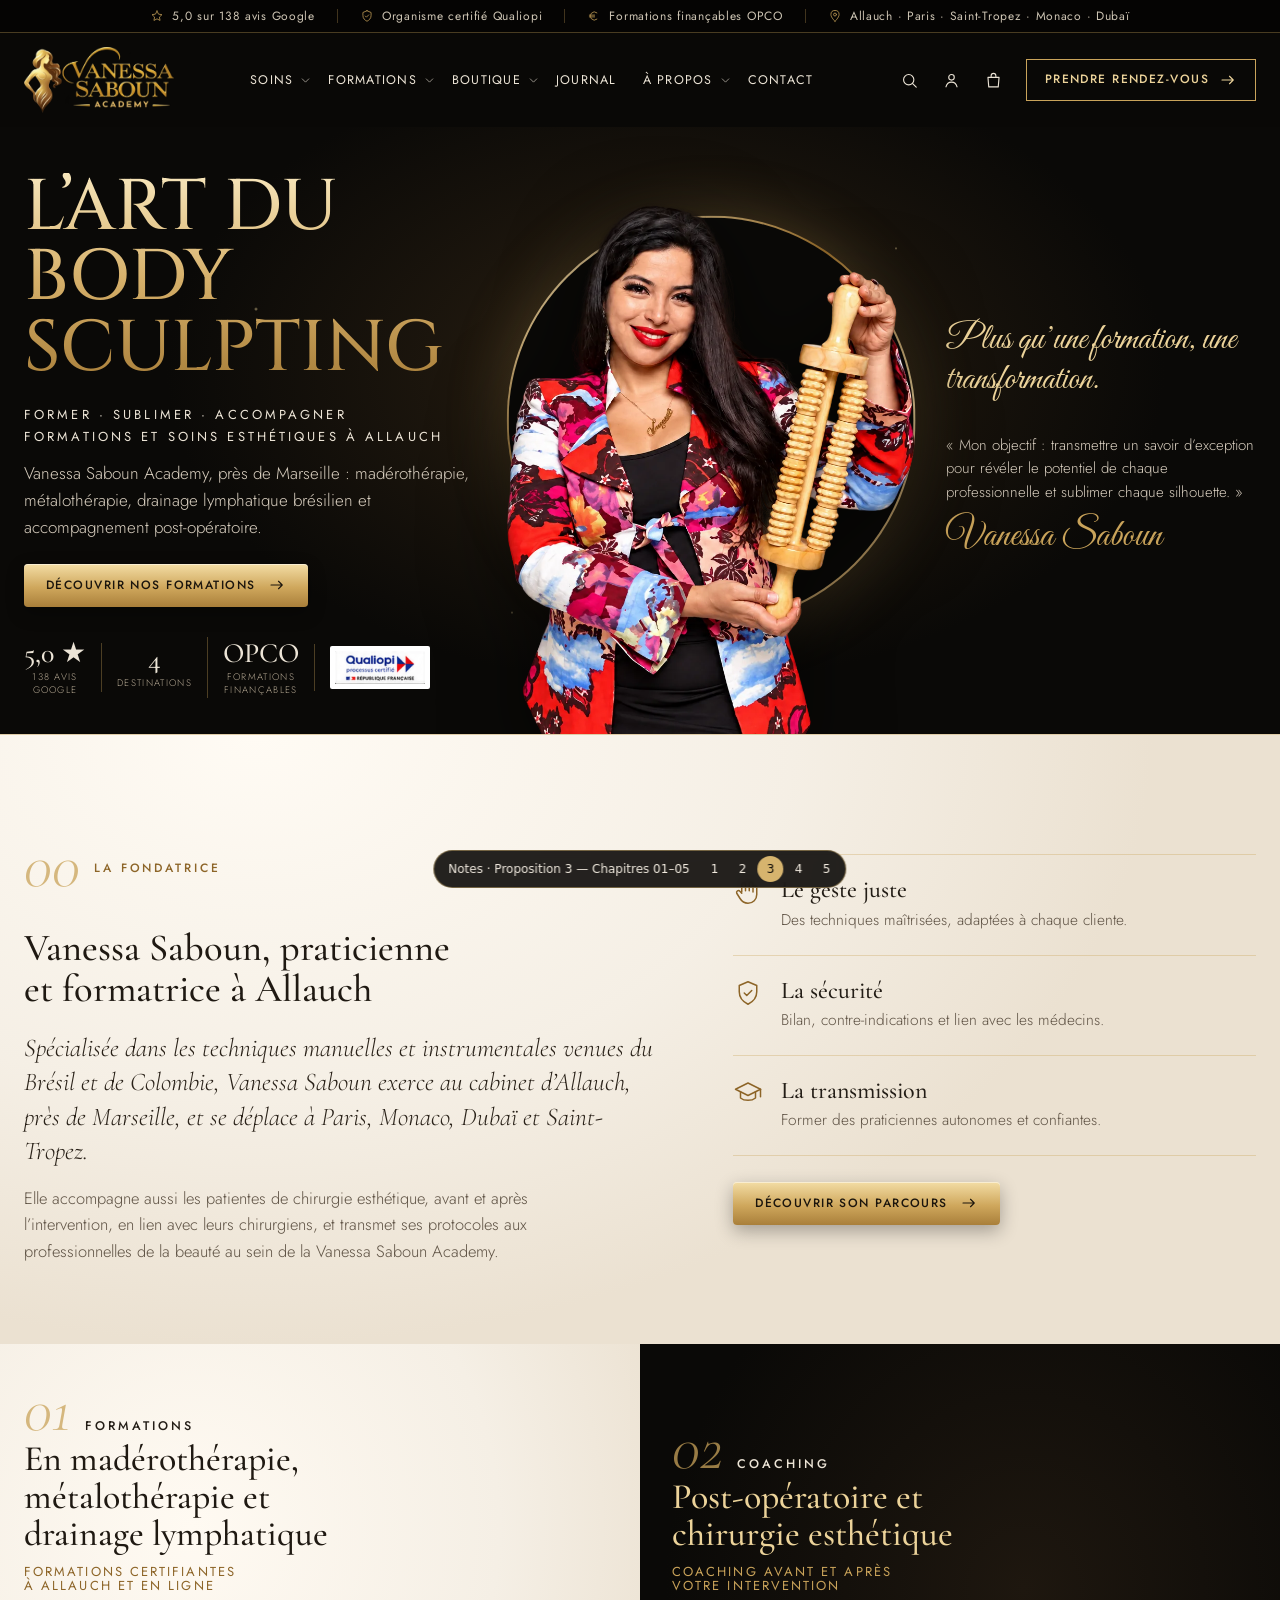
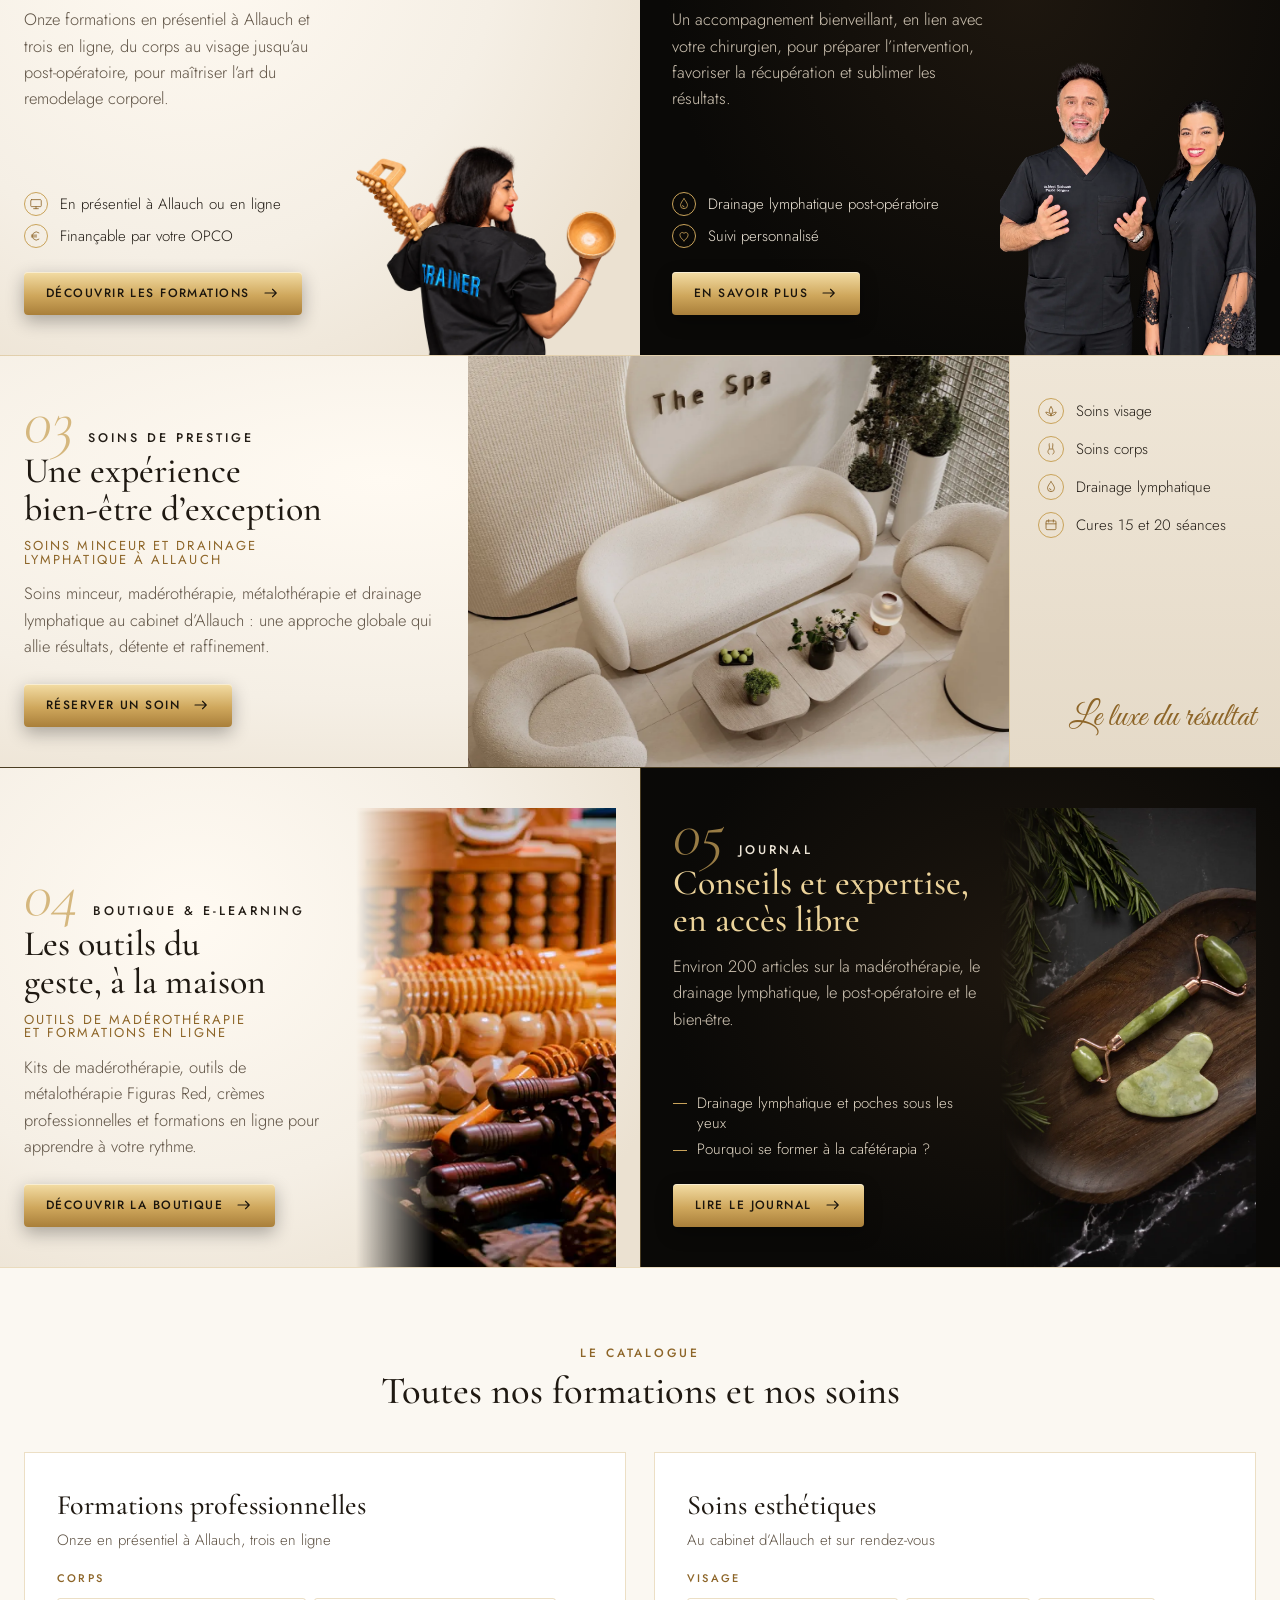
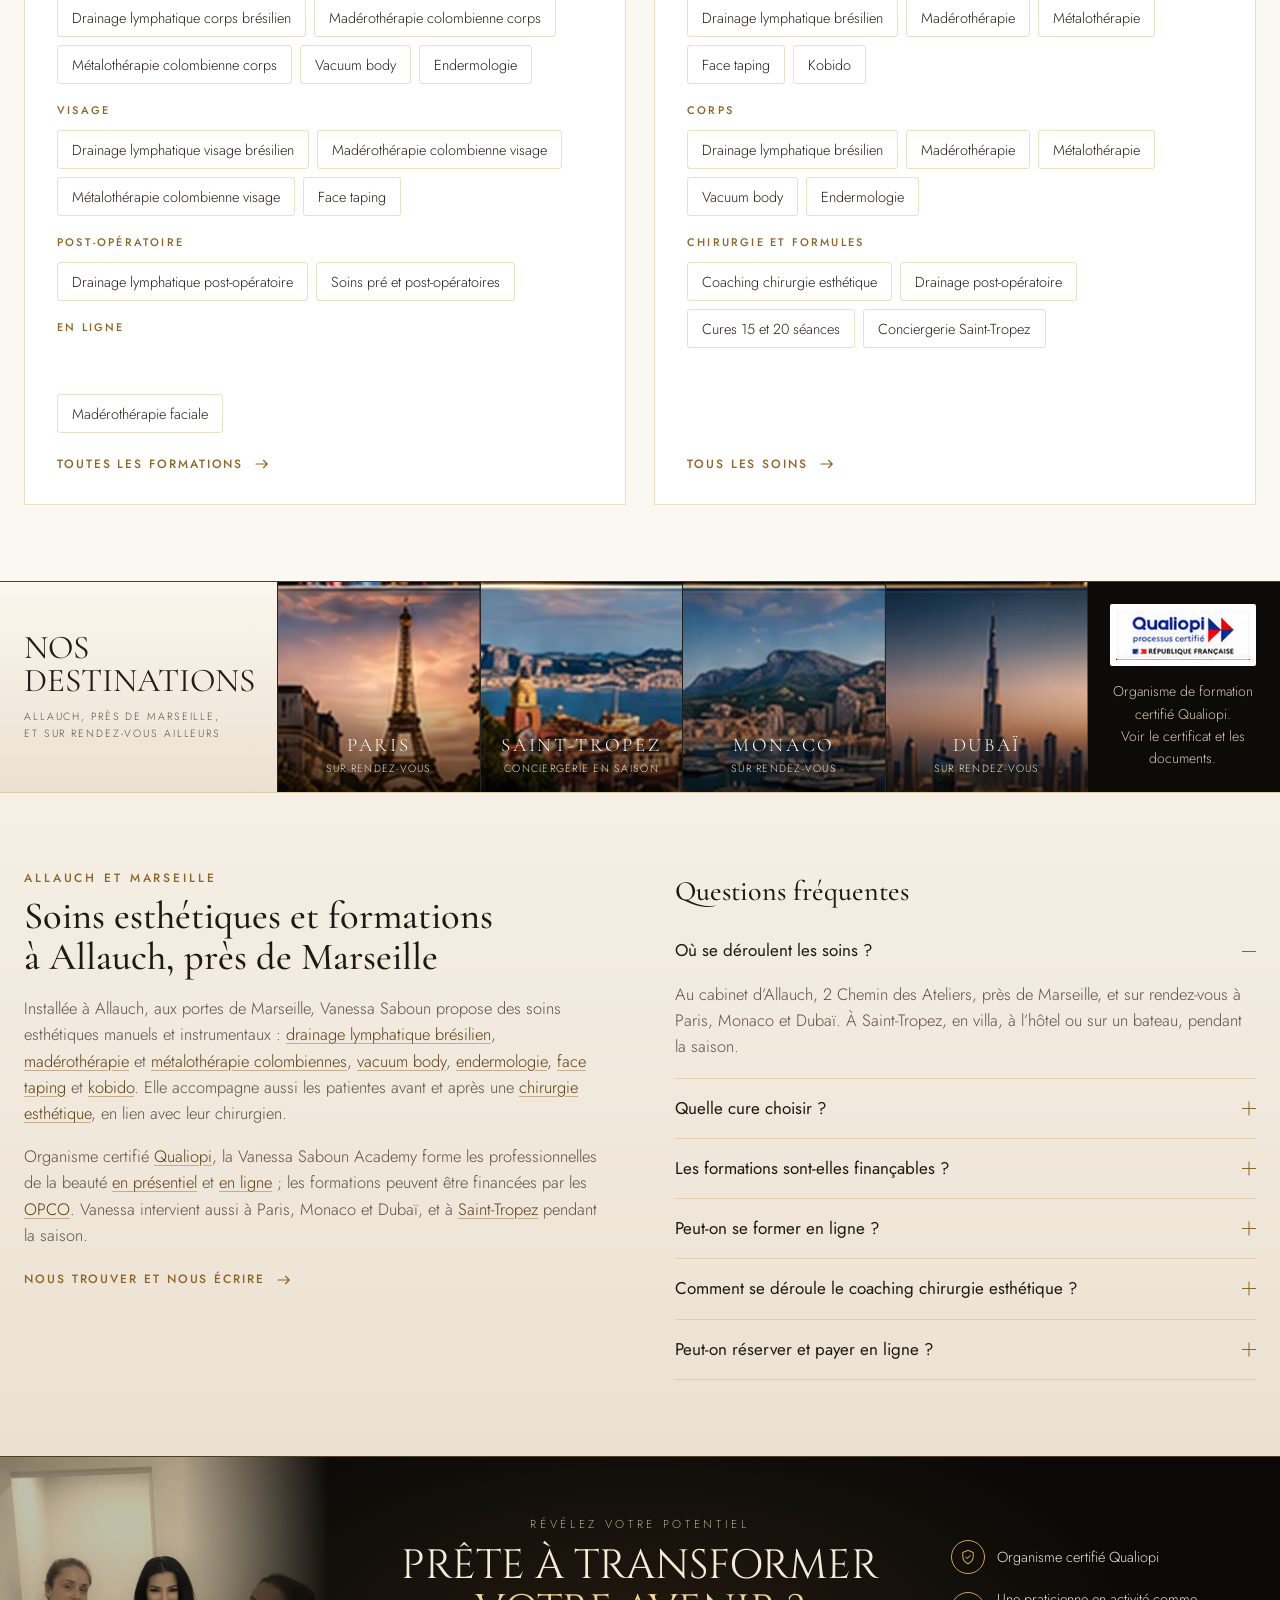
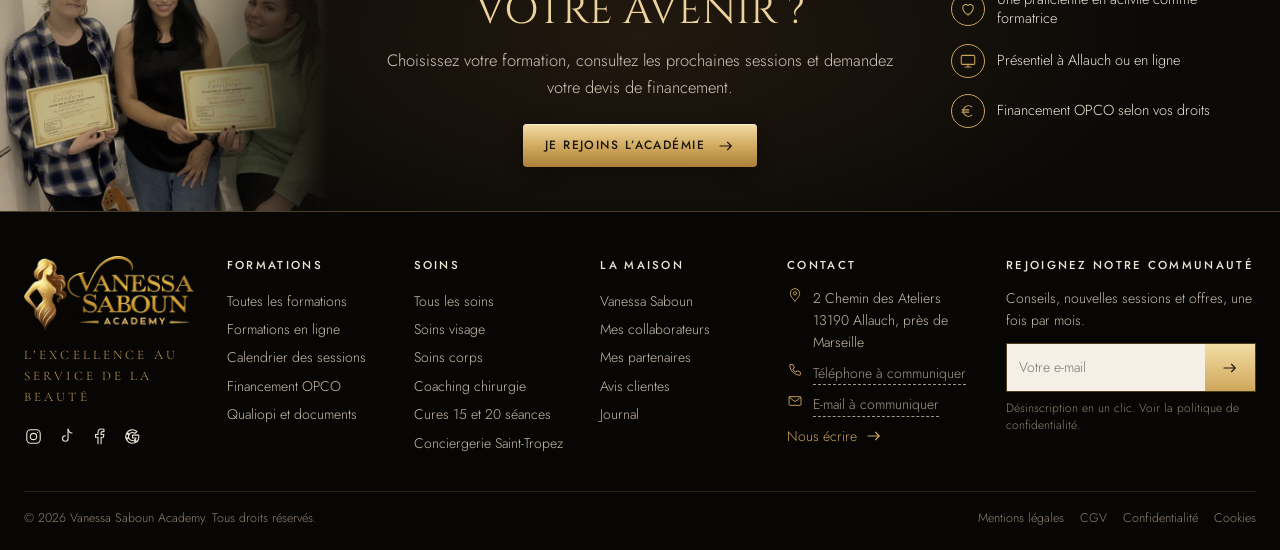
<file: p3.html>
<!doctype html>
<html lang="fr">
<head>
<meta charset="utf-8">
<meta name="viewport" content="width=device-width, initial-scale=1, viewport-fit=cover">
<title>Vanessa Saboun · Soins et formations esthétiques à Allauch</title>
<meta name="description" content="Madérothérapie, métalothérapie, drainage lymphatique brésilien et coaching chirurgie esthétique à Allauch, près de Marseille. Formations Qualiopi, OPCO.">
<link rel="canonical" href="https://vanessasaboun.fr/">
<meta name="theme-color" content="#0a0907">
<meta property="og:type" content="website"><meta property="og:locale" content="fr_FR">
<meta property="og:title" content="Vanessa Saboun · Soins et formations esthétiques à Allauch"><meta property="og:description" content="Madérothérapie, métalothérapie, drainage lymphatique brésilien et coaching chirurgie esthétique à Allauch, près de Marseille. Formations Qualiopi, OPCO.">
<meta property="og:url" content="https://vanessasaboun.fr/"><meta property="og:image" content="https://vanessasaboun.fr/wp-content/uploads/og-vanessa-saboun.jpg">
<link rel="preload" as="image" href="vanessa-saboun-portrait-outil-maderotherapie.webp">
<link rel="preconnect" href="https://fonts.googleapis.com"><link rel="preconnect" href="https://fonts.gstatic.com" crossorigin>
<link rel="stylesheet" href="https://fonts.googleapis.com/css2?family=Cinzel:wght@400;500;600&family=Cormorant+Garamond:ital,wght@0,400;0,500;0,600;1,300;1,400&family=Jost:wght@300;400;500&family=Great+Vibes&display=swap">
<link rel="stylesheet" href="shared.css">
<style>
/* Layout: numbered chapters 01-05 in split panels that alternate ivory and black, joined by thin gold arcs */
:root{color-scheme:dark;
 --bg:#0a0907;--fg:#ece4d6;--muted:#b5a893;--ivory:#f5efe5;--ivory2:#ebe1d1;--ink:#231d16;--ink-m:#5e5244;--gold:#c9a35a;--gold-hi:#ecd39a;--gold-d:#8d6528;
 --line:rgba(201,163,90,.35);--edge:max(24px,calc((100vw - 1320px) / 2 + 24px));
 --f-disp:"Cinzel","Trajan Pro",Georgia,serif;--f-ser:"Cormorant Garamond",Garamond,Georgia,serif;--f-body:"Jost","Avenir Next","Helvetica Neue",sans-serif;--f-script:"Great Vibes","Snell Roundhand",cursive;
 --hd-bg:rgba(10,9,7,.95);--hd-fg:#ece4d6;--acc:#c9a35a;--dd-bg:#110e0b;--dd-fg:#ece4d6;--cta-bg:transparent;--cta-fg:#ecd39a;--m-bg:#0a0907;--m-fg:#ece4d6;--f-nav:"Jost",sans-serif}
body{font-family:var(--f-body);font-size:16.5px;line-height:1.6;font-weight:300}
.btn{display:inline-flex;align-items:center;gap:12px;padding:12px 22px;border-radius:4px;text-decoration:none;font-family:var(--f-body);font-weight:500;font-size:12px;letter-spacing:.12em;text-transform:uppercase;
 background:linear-gradient(180deg,#f3dda5,#cfa75c 55%,#a97f3a);color:#1b150d;box-shadow:inset 0 1px 0 rgba(255,255,255,.5),0 6px 18px rgba(0,0,0,.3);transition:transform .25s,filter .25s}
.btn:hover{transform:translateY(-2px);filter:brightness(1.06)}
.hd-nav>ul>li>a{font-size:12.5px;letter-spacing:.1em;text-transform:uppercase;font-weight:400}
.hd-cta{border:1px solid var(--gold);padding:10px 18px;font-size:12px;letter-spacing:.12em;text-transform:uppercase;font-weight:500}
.dd li a{font-family:var(--f-body)}
.script{font-family:var(--f-script);color:var(--gold-hi);line-height:1.1}

/* HERO */
.hero{position:relative;overflow:hidden;background:radial-gradient(60% 80% at 52% 40%,#2b2012 0%,#0a0907 65%)}
.hero::before{content:"";position:absolute;inset:0;background:radial-gradient(2px 2px at 20% 30%,rgba(236,211,154,.6),transparent),radial-gradient(1.5px 1.5px at 70% 20%,rgba(236,211,154,.5),transparent),radial-gradient(2px 2px at 85% 60%,rgba(236,211,154,.4),transparent),radial-gradient(1.5px 1.5px at 40% 80%,rgba(236,211,154,.4),transparent);pointer-events:none}
.hero-in{position:relative;display:grid;grid-template-columns:1.05fr 1fr .72fr;gap:20px;align-items:end;padding-top:46px}
.hero-copy{padding-bottom:36px}
.hero h1 .t{display:block;font-family:var(--f-disp);font-weight:500;font-size:clamp(44px,5.6vw,80px);line-height:.98;text-transform:uppercase;
 background:linear-gradient(180deg,#f7e6bb,#d6b06a 50%,#a97f3a);-webkit-background-clip:text;background-clip:text;color:transparent}
.hero h1 .s{display:block;font-family:var(--f-body);font-weight:400;font-size:13px;letter-spacing:.24em;text-transform:uppercase;color:var(--fg);margin-top:20px;line-height:1.7}
.hero-p{margin-top:12px;max-width:48ch;color:#d8cebf;font-size:17px}
.hero .btn{margin-top:22px}
.stats{display:flex;flex-wrap:wrap;align-items:center;gap:0;margin-top:30px}
.stats a{display:flex;flex-direction:column;align-items:center;text-align:center;padding:2px 15px;text-decoration:none}
.stats a:first-child{padding-left:0}
.stats a+a{border-left:1px solid var(--line)}
.stats b{font-family:var(--f-ser);font-weight:500;font-size:28px;line-height:1;color:var(--fg)}
.stats span{font-size:9.5px;letter-spacing:.14em;text-transform:uppercase;color:var(--muted);line-height:1.35;margin-top:4px}
.stats{flex-wrap:nowrap}.stats .q img{width:100px;background:#fff;padding:5px;border-radius:2px}
.hero-vis{position:relative;display:flex;justify-content:center;align-items:flex-end;align-self:stretch;min-height:520px}
.hero-vis .ring{position:absolute;left:50%;top:44%;width:min(430px,95%);aspect-ratio:1;transform:translate(-50%,-50%);border-radius:50%;
 border:2px solid transparent;background:linear-gradient(#0a0907,#0a0907) padding-box,linear-gradient(140deg,#f7e6bb,#8d6528 40%,#f0d49b 70%,#6b4a1c) border-box;box-shadow:0 0 60px rgba(201,163,90,.25)}
.hero-vis .vanessa{position:relative;width:min(420px,95%);filter:drop-shadow(0 20px 40px rgba(0,0,0,.6))}
.hero-side{align-self:center;padding-bottom:30px}
.hero-side .script{font-size:clamp(30px,2.8vw,42px);transform:rotate(-6deg)}
.hero-side blockquote{margin:34px 0 0;color:#d8cebf;font-size:15px;line-height:1.55}
.hero-side .sig{font-family:var(--f-script);font-size:38px;color:var(--gold);margin-top:14px;line-height:1}

/* CHAPTER PANELS */
.chap{position:relative}
.duo{display:grid;grid-template-columns:1fr 1fr}
.panel{position:relative;overflow:hidden;padding-block:40px 0}
.panel .pin{display:grid;grid-template-columns:1.1fr .9fr;gap:14px;align-items:end;height:100%}
.panel .txt{padding-bottom:40px;min-width:0}
.ivory{background:radial-gradient(80% 90% at 30% 30%,#fffaf2,var(--ivory) 60%,var(--ivory2));color:var(--ink)}
.black{background:radial-gradient(80% 90% at 60% 40%,#1e170f,#0a0907 70%);color:var(--fg)}
.duo>.panel:first-child .pin{padding-left:max(var(--edge),env(safe-area-inset-left,0px));padding-right:24px}
.duo>.panel:last-child .pin{padding-right:max(var(--edge),env(safe-area-inset-right,0px));padding-left:32px}
.num{display:flex;align-items:baseline;gap:14px}
.num i{font-family:var(--f-ser);font-style:italic;font-weight:300;font-size:64px;line-height:.8;color:var(--gold);opacity:.75}
.num span{font-family:var(--f-body);font-weight:500;font-size:12.5px;letter-spacing:.24em;text-transform:uppercase}
.chap h2{font-family:var(--f-ser);font-weight:500;font-size:clamp(30px,2.8vw,40px);line-height:1.05;margin-top:4px;text-wrap:balance}
.ivory h2{color:#1f1912}.black h2{color:var(--gold-hi)}
.chap p.d{margin-top:14px;max-width:46ch}
.ivory p.d{color:var(--ink-m)}.black p.d{color:#d3c8b7}
.bul{display:grid;gap:8px;margin-top:16px}
.bul li{display:flex;align-items:center;gap:12px;font-size:15px}
.bul .ic{width:24px;height:24px;padding:4px;border-radius:50%;border:1px solid var(--gold);color:var(--gold-d)}
.black .bul .ic{color:var(--gold)}
.bul a{text-decoration:none}.bul a:hover{text-decoration:underline;text-underline-offset:3px}
.chap .btn{margin-top:24px}
.panel .vis{align-self:end;min-width:0}
.panel .vis img{width:100%;max-width:380px;margin-left:auto}
.arc{position:absolute;pointer-events:none;border-radius:50%;border:1.5px solid rgba(201,163,90,.55)}

/* 03 */
.ch3{display:grid;grid-template-columns:.95fr 1.1fr .55fr;border-top:1px solid var(--line)}
.ch3 .txt{padding:40px 32px 40px max(var(--edge),env(safe-area-inset-left,0px))}
.ch3 .ph{position:relative;min-height:330px}
.ch3 .ph img{position:absolute;inset:0;width:100%;height:100%;object-fit:cover}
.ch3 .side{background:linear-gradient(180deg,#14100b,#0a0907);color:var(--fg);padding:36px max(var(--edge),env(safe-area-inset-right,0px)) 30px 28px;display:flex;flex-direction:column;justify-content:space-between;gap:24px;border-left:1px solid var(--line)}
.ch3 .side a{display:flex;align-items:center;gap:12px;text-decoration:none;font-size:15px;padding:6px 0}
.ch3 .side .ic{width:26px;height:26px;padding:5px;border:1px solid var(--gold);border-radius:50%;color:var(--gold)}
.ch3 .side .script{font-size:34px;transform:rotate(-8deg);align-self:flex-end}

/* 04/05 */
.duo.dark{border-top:1px solid var(--line)}
.duo.dark>.panel+.panel{border-left:1px solid var(--line)}
.panel .vis.ph{align-self:stretch;position:relative;min-height:280px}
.panel .vis.ph img{position:absolute;inset:0;width:100%;height:100%;max-width:none;object-fit:cover;-webkit-mask-image:linear-gradient(90deg,transparent,#000 30%);mask-image:linear-gradient(90deg,transparent,#000 30%)}
.arts{display:grid;gap:6px;margin-top:14px}
.arts a{display:flex;gap:10px;font-size:15px;text-decoration:none;color:#e4d9c7;line-height:1.35}
.arts a::before{content:"";flex:none;width:14px;height:1px;background:var(--gold);margin-top:.7em}
.arts a:hover{color:var(--gold-hi)}

/* DESTINATIONS */
.dst{display:grid;grid-template-columns:.85fr repeat(4,1fr) .95fr;border-top:1px solid var(--line)}
.dst .lab{background:linear-gradient(180deg,#fbf6ee,var(--ivory2));color:var(--ink);padding:30px 22px 30px max(var(--edge),env(safe-area-inset-left,0px));display:flex;flex-direction:column;justify-content:center}
.dst .lab h2{font-family:var(--f-ser);font-weight:400;font-size:clamp(28px,2.6vw,38px);line-height:1;text-transform:uppercase}
.dst .lab p{font-size:10.5px;letter-spacing:.18em;text-transform:uppercase;color:var(--ink-m);margin-top:12px;line-height:1.6}
.dst figure{position:relative;min-height:190px;border-left:1px solid rgba(255,255,255,.12)}
.dst figure img{position:absolute;inset:0;width:100%;height:100%;object-fit:cover}
.dst figcaption{position:absolute;left:0;right:0;bottom:0;padding:40px 8px 14px;text-align:center;background:linear-gradient(0deg,rgba(0,0,0,.7),transparent);font-family:var(--f-ser);font-size:19px;letter-spacing:.14em;text-transform:uppercase;color:#fff}
.dst figcaption small{display:block;font-family:var(--f-body);font-size:10.5px;letter-spacing:.12em;color:#e8dcc6}
.dst .qb{background:#0d0b08;display:flex;flex-direction:column;align-items:center;justify-content:center;text-align:center;gap:14px;padding:22px max(24px,env(safe-area-inset-right,0px)) 22px 22px;font-size:14px;color:#d3c8b7;text-decoration:none}
.dst .qb img{width:150px;background:#fff;padding:6px;border-radius:2px}

/* FINAL CTA */
.final{position:relative;display:grid;grid-template-columns:.8fr 1.4fr .8fr;align-items:center;gap:24px;border-top:1px solid var(--line);background:radial-gradient(60% 100% at 50% 50%,#22190f,#0a0907 70%);overflow:hidden}
.final .ph{align-self:stretch;position:relative;min-height:300px}
.final .ph img{position:absolute;inset:0;width:100%;height:100%;object-fit:cover;filter:sepia(.45) saturate(1.1) brightness(.75);-webkit-mask-image:linear-gradient(90deg,#000 55%,transparent);mask-image:linear-gradient(90deg,#000 55%,transparent)}
.final .mid{text-align:center;padding-block:44px}
.final .k{font-size:11.5px;letter-spacing:.32em;text-transform:uppercase;color:var(--muted)}
.final h2{font-family:var(--f-disp);font-weight:400;font-size:clamp(28px,3.2vw,44px);line-height:1.1;margin-top:10px;text-transform:uppercase;color:#f3ead9}
.final h2 span{color:var(--gold-hi)}
.final p{margin:14px auto 0;max-width:52ch;color:#d3c8b7}
.final ul{display:grid;gap:16px;padding-right:max(var(--edge),env(safe-area-inset-right,0px))}
.final .btn{margin-top:24px}
.final li a{display:flex;align-items:center;gap:12px;text-decoration:none;font-size:14.5px;line-height:1.3}
.final li .ic{width:34px;height:34px;padding:7px;border:1px solid var(--gold);border-radius:50%;color:var(--gold);flex:none}

/* FOOTER */
.ft{background:#070605;border-top:1px solid var(--line);padding-block:44px 22px;font-size:14px}
.ft-in{display:grid;grid-template-columns:1.1fr 1fr 1fr 1fr 1.2fr 1.35fr;gap:26px}
.ft .logo img{width:170px}
.ft-brand p{font-family:var(--f-ser);font-size:13px;letter-spacing:.24em;text-transform:uppercase;color:var(--gold);margin-top:14px;line-height:1.6}
.f-h{font-weight:500;font-size:11.5px;letter-spacing:.2em;text-transform:uppercase;color:var(--fg);margin-bottom:12px}
.f-col li a{display:block;padding:3px 0;text-decoration:none;color:#c9bda9}.f-col li a:hover{color:var(--gold-hi)}
.f-contact address p{display:flex;gap:10px;margin-bottom:8px;color:#c9bda9}.f-contact .ic{color:var(--gold)}
.f-link{display:inline-flex;gap:8px;align-items:center;color:var(--gold);text-decoration:none}
.soc{display:flex;gap:14px;margin-top:16px}.soc a{color:var(--fg)}.soc a:hover{color:var(--gold)}
.nl p{color:#c9bda9}
.nl form{display:flex;margin-top:12px;border:1px solid var(--line)}
.nl label{position:absolute;left:-999px}
.nl input{flex:1;min-width:0;background:#f5efe5;border:0;padding:12px;font:inherit;color:#231d16}
.nl button{border:0;background:linear-gradient(180deg,#f3dda5,#cfa75c);color:#1b150d;padding:0 16px;cursor:pointer;display:flex;align-items:center}
.nl small{display:block;color:#8f8371;font-size:12px;margin-top:8px;line-height:1.4}
.ft-bot{display:flex;justify-content:space-between;flex-wrap:wrap;gap:12px;margin-top:34px;padding-top:16px;border-top:1px solid rgba(201,163,90,.18);color:#8f8371;font-size:12.5px}
.legal{display:flex;gap:16px;flex-wrap:wrap}.legal a{text-decoration:none}.legal a:hover{color:var(--gold)}

/* v2: lighter rhythm + SEO chapters */
.ch3 .side{background:linear-gradient(180deg,#efe6d7,#e5dac8)!important;color:var(--ink)!important}
.ch3 .side .ic{color:var(--gold-d)!important}
.ch3 .side .script{color:var(--gold-d)!important}
.h2s{display:block;font-family:var(--f-body);font-weight:400;font-size:13px;letter-spacing:.16em;text-transform:uppercase;margin-top:12px;color:var(--gold-d)}
.black .h2s{color:var(--gold)}
.duo.dark>.panel.ivory .vis.ph img{-webkit-mask-image:linear-gradient(90deg,transparent,#000 30%);mask-image:linear-gradient(90deg,transparent,#000 30%)}
.eyebrow{font-family:var(--f-body);font-weight:500;font-size:12px;letter-spacing:.24em;text-transform:uppercase;color:var(--gold-d)}
.h2{font-family:var(--f-ser);font-weight:500;font-size:clamp(30px,3vw,44px);line-height:1.08;color:#1f1912;text-wrap:balance}
.lnk{display:inline-flex;align-items:center;gap:10px;font-weight:500;font-size:12px;letter-spacing:.16em;text-transform:uppercase;text-decoration:none;color:var(--gold-d)}
/* 00 about (typographic) */
.about{background:radial-gradient(70% 100% at 20% 0%,#fffbf4,var(--ivory) 60%,var(--ivory2));color:var(--ink);border-top:1px solid var(--line)}
.about-in{padding-block:80px}
.about .eyebrow::before{content:"00";font-family:var(--f-ser);font-style:italic;font-weight:300;font-size:64px;letter-spacing:0;color:var(--gold);opacity:.75;margin-right:14px;vertical-align:-14px;text-transform:none}
.about .h2{margin-top:10px}
.about-tx{display:grid;grid-template-columns:1.1fr .9fr;gap:70px;align-items:center}
.about .lede{font-family:var(--f-ser);font-style:italic;font-size:clamp(22px,2vw,27px);line-height:1.35;color:#2a2219;margin-top:20px}
.about-a>p:not(.eyebrow):not(.lede){color:var(--ink-m);margin-top:16px;max-width:58ch}
.engage{display:grid;border-top:1px solid var(--line)}
.engage li{display:grid;grid-template-columns:auto 1fr;gap:18px;padding:22px 0;border-bottom:1px solid var(--line)}
.engage .ic{color:var(--gold-d);width:30px;height:30px}
.engage h3{font-family:var(--f-ser);font-weight:500;font-size:24px;line-height:1.1}
.engage p{color:var(--ink-m);font-size:15.5px;margin-top:4px}
.about-b .btn{margin-top:26px}
/* catalogue (light) */
.catalog{background:#fbf8f2;color:var(--ink);padding-block:76px;border-top:1px solid var(--line)}
.cat-hd{display:flex;flex-direction:column;align-items:center;text-align:center;margin-bottom:40px}
.cat-hd .h2{margin-top:8px}
.cat-grid{display:grid;grid-template-columns:1fr 1fr;gap:28px}
.cat-col{background:#fff;border:1px solid var(--line);padding:30px 32px;display:flex;flex-direction:column;min-width:0}
.cat-col h3{font-family:var(--f-ser);font-weight:500;font-size:28px;color:#1f1912}
.cat-sub{color:var(--ink-m);font-size:15px}
.cg{margin-top:18px}
.cg h4{margin:0 0 10px;font-weight:500;font-size:11px;letter-spacing:.2em;text-transform:uppercase;color:var(--gold-d)}
.chips{display:flex;flex-wrap:wrap;gap:8px}
.chips a{display:inline-block;padding:7px 14px;border:1px solid var(--line);border-radius:3px;text-decoration:none;font-size:14.5px;color:var(--ink);transition:background .3s,color .3s,border-color .3s}
.chips a:hover{background:#1f1912;color:#f3e9d6;border-color:#1f1912}
.cat-col .lnk{margin-top:auto;padding-top:22px}
/* local SEO + FAQ */
.locseo{background:linear-gradient(180deg,var(--ivory),var(--ivory2));color:var(--ink);padding-block:76px;border-top:1px solid var(--line)}
.seo-in{display:grid;grid-template-columns:1fr 1fr;gap:70px}
.seo-tx p:not(.eyebrow){color:var(--ink-m);margin-top:16px}
.seo-tx a:not(.lnk){color:#5a3f15;text-underline-offset:3px;text-decoration-color:rgba(141,101,40,.45)}
.seo-tx .h2{margin-top:8px}
.seo-tx .lnk{margin-top:22px}
.faq-t{font-family:var(--f-ser);font-weight:500;font-size:28px;color:#1f1912;margin-bottom:8px}
.faq details{border-bottom:1px solid var(--line)}
.faq summary{list-style:none;display:flex;justify-content:space-between;align-items:center;gap:16px;padding:16px 0;cursor:pointer;font-size:17px;font-weight:400;color:#1f1912}
.faq summary::-webkit-details-marker{display:none}
.faq summary i{position:relative;width:14px;height:14px;flex:none}
.faq summary i::before,.faq summary i::after{content:"";position:absolute;left:0;right:0;top:6.5px;height:1px;background:var(--gold-d);transition:transform .35s}
.faq summary i::after{transform:rotate(90deg)}
.faq details[open] summary i::after{transform:rotate(0)}
.faq details p{color:var(--ink-m);padding-bottom:18px}
@media (max-width:1000px){.about-tx{grid-template-columns:1fr;gap:30px}.cat-grid,.seo-in{grid-template-columns:1fr;gap:40px}}
@media (max-width:640px){.about-in,.catalog,.locseo{padding-block:56px}.cat-col{padding:22px 18px}}

@media (max-width:1180px){
 .hero-in{grid-template-columns:1.1fr 1fr}.hero-side{grid-column:1/-1;display:grid;grid-template-columns:1fr 1.4fr auto;align-items:center;gap:20px;padding-block:0 34px}
 .hero-side blockquote{margin:0}
 .duo{grid-template-columns:1fr}
 .duo>.panel .pin{padding-left:max(24px,env(safe-area-inset-left,0px))!important;padding-right:max(24px,env(safe-area-inset-right,0px))!important}
 .duo.dark>.panel+.panel{border-left:0;border-top:1px solid var(--line)}
 .dst{grid-template-columns:repeat(4,1fr)}.dst .lab,.dst .qb{grid-column:span 2}
 .dst .lab{order:-1}
 .final{grid-template-columns:.7fr 1.3fr}.final ul{grid-column:1/-1;grid-template-columns:repeat(2,1fr);padding:0 max(24px,env(safe-area-inset-right,0px)) 36px max(24px,env(safe-area-inset-left,0px))}
 .ft-in{grid-template-columns:repeat(3,1fr)}
 .ch3{grid-template-columns:1fr 1fr}.ch3 .side{grid-column:1/-1;flex-direction:row;flex-wrap:wrap;align-items:center;border-left:0;border-top:1px solid var(--line);padding-left:max(24px,env(safe-area-inset-left,0px))}
}
@media (max-width:760px){
 body{font-size:16px}
 .hero-in{grid-template-columns:1fr;padding-top:28px}
 .hero-copy{padding-bottom:0}
 .hero-vis{min-height:0;margin-top:14px}
 .hero-vis .vanessa{width:min(320px,80%)}
 .hero-side{grid-template-columns:1fr;text-align:left}
 .stats{display:grid;grid-template-columns:1fr 1fr 1fr;row-gap:16px;flex-wrap:wrap}
 .stats a{padding:2px 8px}.stats .q{grid-column:1/-1;border-left:0!important;align-items:flex-start;padding-left:0}
 .panel .pin{grid-template-columns:1fr}
 .panel .vis{order:-1}
 .panel .vis img{margin-inline:auto;max-width:300px}
 .panel .vis.ph{min-height:220px;margin-inline:calc(-1 * max(24px,env(safe-area-inset-left,0px)))}
 .panel .vis.ph img{-webkit-mask-image:linear-gradient(0deg,transparent,#000 30%);mask-image:linear-gradient(0deg,transparent,#000 30%)}
 .ch3{grid-template-columns:1fr}.ch3 .ph{min-height:240px;order:-1}
 .ch3 .txt{padding-right:max(24px,env(safe-area-inset-right,0px))}
 .dst{grid-template-columns:1fr 1fr}
 .dst figure{min-height:150px}
 .final{grid-template-columns:1fr}.final .ph{min-height:220px}
 .final .mid{padding:30px max(24px,env(safe-area-inset-right,0px)) 10px max(24px,env(safe-area-inset-left,0px))}
 .final ul{grid-template-columns:1fr}
 .ft-in{grid-template-columns:1fr 1fr}.ft-brand,.nl{grid-column:1/-1}
}
</style>
<script type="application/ld+json">{"@context":"https://schema.org","@graph":[
{"@type":"WebSite","@id":"https://vanessasaboun.fr/#website","url":"https://vanessasaboun.fr/","name":"Vanessa Saboun Academy","inLanguage":"fr-FR"},
{"@type":"BeautySalon","@id":"https://vanessasaboun.fr/#business","name":"Vanessa Saboun","url":"https://vanessasaboun.fr/",
"logo":"https://vanessasaboun.fr/wp-content/uploads/logo-vanessa-saboun-academy.webp",
"address":{"@type":"PostalAddress","streetAddress":"2 Chemin des Ateliers","postalCode":"13190","addressLocality":"Allauch","addressCountry":"FR"},
"areaServed":["Allauch","Marseille","Paris","Saint-Tropez","Monaco","Dubaï"],"founder":{"@id":"https://vanessasaboun.fr/#vanessa"}},
{"@type":"Person","@id":"https://vanessasaboun.fr/#vanessa","name":"Vanessa Saboun","jobTitle":"Praticienne et formatrice en soins esthétiques","url":"https://vanessasaboun.fr/a-propos/"}]}</script>
</head>
<body class="p3">
<a class="skip" href="#contenu">Aller au contenu</a>
<div class="topbar" aria-label="Informations clés"><div class="tb-track"><div class="tb-set"><a href="/avis/"><svg class="ic" width="14" height="14" viewBox="0 0 24 24" fill="none" stroke="currentColor" stroke-width="1.5" stroke-linecap="round" stroke-linejoin="round" aria-hidden="true" focusable="false"><path d="M12 3.5l2.6 5.3 5.9.9-4.3 4.1 1 5.8L12 16.9l-5.2 2.7 1-5.8-4.3-4.1 5.9-.9L12 3.5z"/></svg><span>5,0 sur 138 avis Google</span></a><a href="/qualiopi/"><svg class="ic" width="14" height="14" viewBox="0 0 24 24" fill="none" stroke="currentColor" stroke-width="1.5" stroke-linecap="round" stroke-linejoin="round" aria-hidden="true" focusable="false"><path d="M12 3l7 3v5c0 5-3 8-7 10-4-2-7-5-7-10V6l7-3z"/><path d="M9 12l2 2 4-4"/></svg><span>Organisme certifié Qualiopi</span></a><a href="/financement-opco/"><svg class="ic" width="14" height="14" viewBox="0 0 24 24" fill="none" stroke="currentColor" stroke-width="1.5" stroke-linecap="round" stroke-linejoin="round" aria-hidden="true" focusable="false"><path d="M17 6.5A7 7 0 1 0 17 17.5"/><path d="M4 10.5h9M4 13.5h9"/></svg><span>Formations finançables OPCO</span></a><a href="/contact/"><svg class="ic" width="14" height="14" viewBox="0 0 24 24" fill="none" stroke="currentColor" stroke-width="1.5" stroke-linecap="round" stroke-linejoin="round" aria-hidden="true" focusable="false"><path d="M12 21s-7-6.2-7-11.5a7 7 0 0 1 14 0C19 14.8 12 21 12 21z"/><circle cx="12" cy="9.5" r="2.5"/></svg><span>Allauch · Paris · Saint-Tropez · Monaco · Dubaï</span></a></div><div class="tb-set" aria-hidden="true"><a href="/avis/"><svg class="ic" width="14" height="14" viewBox="0 0 24 24" fill="none" stroke="currentColor" stroke-width="1.5" stroke-linecap="round" stroke-linejoin="round" aria-hidden="true" focusable="false"><path d="M12 3.5l2.6 5.3 5.9.9-4.3 4.1 1 5.8L12 16.9l-5.2 2.7 1-5.8-4.3-4.1 5.9-.9L12 3.5z"/></svg><span>5,0 sur 138 avis Google</span></a><a href="/qualiopi/"><svg class="ic" width="14" height="14" viewBox="0 0 24 24" fill="none" stroke="currentColor" stroke-width="1.5" stroke-linecap="round" stroke-linejoin="round" aria-hidden="true" focusable="false"><path d="M12 3l7 3v5c0 5-3 8-7 10-4-2-7-5-7-10V6l7-3z"/><path d="M9 12l2 2 4-4"/></svg><span>Organisme certifié Qualiopi</span></a><a href="/financement-opco/"><svg class="ic" width="14" height="14" viewBox="0 0 24 24" fill="none" stroke="currentColor" stroke-width="1.5" stroke-linecap="round" stroke-linejoin="round" aria-hidden="true" focusable="false"><path d="M17 6.5A7 7 0 1 0 17 17.5"/><path d="M4 10.5h9M4 13.5h9"/></svg><span>Formations finançables OPCO</span></a><a href="/contact/"><svg class="ic" width="14" height="14" viewBox="0 0 24 24" fill="none" stroke="currentColor" stroke-width="1.5" stroke-linecap="round" stroke-linejoin="round" aria-hidden="true" focusable="false"><path d="M12 21s-7-6.2-7-11.5a7 7 0 0 1 14 0C19 14.8 12 21 12 21z"/><circle cx="12" cy="9.5" r="2.5"/></svg><span>Allauch · Paris · Saint-Tropez · Monaco · Dubaï</span></a></div></div></div><header class="hd"><div class="hd-in">
<a class="logo" href="/" aria-label="Vanessa Saboun Academy, accueil"><img src="logo-vanessa-saboun-academy.webp" width="170" height="75" alt="Vanessa Saboun Academy"></a>
<nav class="hd-nav" aria-label="Navigation principale"><ul><li class="has-dd" data-key="s"><a class="nv" href="/soins/">Soins</a><button class="dd-btn" type="button" aria-expanded="false" aria-controls="mega-s" aria-label="Sous-menu Soins"><svg class="ic" width="13" height="13" viewBox="0 0 24 24" fill="none" stroke="currentColor" stroke-width="1.6" stroke-linecap="round" stroke-linejoin="round" aria-hidden="true" focusable="false"><path d="M6 9l6 6 6-6"/></svg></button><div class="mega" id="mega-s" role="region" aria-label="Soins"><div class="mega-in">
<div class="mega-cols"><div class="mg" style="--i:1"><p class="mg-h"><i>01</i>Visage</p><ul><li><a href="/soins/drainage-lymphatique-bresilien-visage/" data-img="m-visage" data-cap="Drainage lymphatique brésilien"><span>Drainage lymphatique brésilien</span></a></li><li><a href="/soins/maderotherapie-colombienne-visage/" data-img="m-outils" data-cap="Madérothérapie colombienne"><span>Madérothérapie colombienne</span></a></li><li><a href="/soins/metalotherapie-colombienne-visage/" data-img="m-metal" data-cap="Métalothérapie colombienne"><span>Métalothérapie colombienne</span></a></li><li><a href="/soins/face-taping/" data-img="m-visage" data-cap="Face taping"><span>Face taping</span></a></li><li><a href="/soins/kobido/" data-img="m-visage" data-cap="Kobido"><span>Kobido</span></a></li></ul></div><div class="mg" style="--i:2"><p class="mg-h"><i>02</i>Corps</p><ul><li><a href="/soins/drainage-lymphatique-bresilien-corps/" data-img="m-drainage" data-cap="Drainage lymphatique brésilien"><span>Drainage lymphatique brésilien</span></a></li><li><a href="/soins/maderotherapie-colombienne-corps/" data-img="m-outils" data-cap="Madérothérapie colombienne"><span>Madérothérapie colombienne</span></a></li><li><a href="/soins/metalotherapie-colombienne-corps/" data-img="m-metal" data-cap="Métalothérapie colombienne"><span>Métalothérapie colombienne</span></a></li><li><a href="/soins/vacuum-body/" data-img="m-cabinet" data-cap="Vacuum body"><span>Vacuum body</span></a></li><li><a href="/soins/endermologie/" data-img="m-cabinet" data-cap="Endermologie"><span>Endermologie</span></a></li></ul></div><div class="mg" style="--i:3"><p class="mg-h"><i>03</i>Avant et après chirurgie</p><ul><li><a href="/coaching-chirurgie-esthetique-et-post-operatoire/" data-img="m-duo" data-cap="Coaching chirurgie esthétique"><span>Coaching chirurgie esthétique</span></a></li><li><a href="/soins/drainage-lymphatique-post-operatoire/" data-img="m-drainage" data-cap="Drainage lymphatique post-opératoire"><span>Drainage lymphatique post-opératoire</span></a></li></ul></div><div class="mg" style="--i:4"><p class="mg-h"><i>04</i>Formules</p><ul><li><a href="/soins/cures/" data-img="m-spa" data-cap="Cures 15 et 20 séances"><span>Cures 15 et 20 séances</span></a></li><li><a href="/conciergerie-beaute-saint-tropez/" data-img="m-spa" data-cap="Conciergerie Saint-Tropez"><span>Conciergerie Saint-Tropez</span></a></li></ul></div><a class="mega-all" href="/soins/" style="--i:5">Tous les soins <svg class="ic ar" width="18" height="18" viewBox="0 0 24 24" fill="none" stroke="currentColor" stroke-width="1.5" stroke-linecap="round" stroke-linejoin="round" aria-hidden="true" focusable="false"><path d="M4 12h15M14 7l5 5-5 5"/></svg></a></div>
<aside class="mega-fx"><div class="fx-img"><img src="m-drainage.webp" data-default="m-drainage" width="560" height="420" alt="" loading="lazy"><img class="fx-b" src="m-drainage.webp" width="560" height="420" alt="" loading="lazy"></div>
<p class="fx-k" data-default="Réserver en ligne">Réserver en ligne</p><p class="fx-t">Choisissez votre soin, votre lieu et votre créneau.</p><a class="fx-cta" href="/reservation-soins/">Réserver un soin <svg class="ic ar" width="18" height="18" viewBox="0 0 24 24" fill="none" stroke="currentColor" stroke-width="1.5" stroke-linecap="round" stroke-linejoin="round" aria-hidden="true" focusable="false"><path d="M4 12h15M14 7l5 5-5 5"/></svg></a></aside>
</div></div></li><li class="has-dd" data-key="f"><a class="nv" href="/formations/">Formations</a><button class="dd-btn" type="button" aria-expanded="false" aria-controls="mega-f" aria-label="Sous-menu Formations"><svg class="ic" width="13" height="13" viewBox="0 0 24 24" fill="none" stroke="currentColor" stroke-width="1.6" stroke-linecap="round" stroke-linejoin="round" aria-hidden="true" focusable="false"><path d="M6 9l6 6 6-6"/></svg></button><div class="mega" id="mega-f" role="region" aria-label="Formations"><div class="mega-in">
<div class="mega-cols"><div class="mg" style="--i:1"><p class="mg-h"><i>01</i>Corps</p><ul><li><a href="/drainage-lymphatique-corps-bresilien/" data-img="m-drainage" data-cap="Drainage lymphatique corps brésilien"><span>Drainage lymphatique corps brésilien</span></a></li><li><a href="/maderotherapie-colombienne-corps/" data-img="m-outils" data-cap="Madérothérapie colombienne corps"><span>Madérothérapie colombienne corps</span></a></li><li><a href="/metalotherapie-colombienne-corps-formule-professionnelle/" data-img="m-metal" data-cap="Métalothérapie colombienne corps"><span>Métalothérapie colombienne corps</span></a></li><li><a href="/vacuum-body/" data-img="m-cabinet" data-cap="Vacuum body"><span>Vacuum body</span></a></li><li><a href="/endermologie/" data-img="m-cabinet" data-cap="Endermologie"><span>Endermologie</span></a></li></ul></div><div class="mg" style="--i:2"><p class="mg-h"><i>02</i>Visage</p><ul><li><a href="/drainage-lymphatique-visage-bresilien/" data-img="m-visage" data-cap="Drainage lymphatique visage brésilien"><span>Drainage lymphatique visage brésilien</span></a></li><li><a href="/maderotherapie-colombienne-visage/" data-img="m-outils" data-cap="Madérothérapie colombienne visage"><span>Madérothérapie colombienne visage</span></a></li><li><a href="/metalotherapie-colombienne-visage-formule-professionnelle/" data-img="m-metal" data-cap="Métalothérapie colombienne visage"><span>Métalothérapie colombienne visage</span></a></li><li><a href="/face-taping/" data-img="m-visage" data-cap="Face taping"><span>Face taping</span></a></li></ul></div><div class="mg" style="--i:3"><p class="mg-h"><i>03</i>Post-opératoire</p><ul><li><a href="/drainage-lymphatique-post-operatoire/" data-img="m-duo" data-cap="Drainage lymphatique post-opératoire"><span>Drainage lymphatique post-opératoire</span></a></li><li><a href="/soins-pre-et-post-operatoire/" data-img="m-duo" data-cap="Soins pré et post-opératoires"><span>Soins pré et post-opératoires</span></a></li></ul></div><div class="mg" style="--i:4"><p class="mg-h"><i>04</i>S’informer</p><ul><li><a href="/formations/en-ligne/" data-img="m-enligne" data-cap="Formations en ligne"><span>Formations en ligne</span></a></li><li><a href="/calendrier-des-sessions/" data-img="m-academy" data-cap="Calendrier des sessions"><span>Calendrier des sessions</span></a></li><li><a href="/financement-opco/" data-img="m-academy" data-cap="Financement OPCO"><span>Financement OPCO</span></a></li><li><a href="/qualiopi/" data-img="m-academy" data-cap="Qualiopi et documents"><span>Qualiopi et documents</span></a></li></ul></div><div class="mg" style="--i:5"><p class="mg-h"><i>05</i>Documents</p><ul><li><a href="https://vanessasaboun.fr/wp-content/uploads/2025/01/3-9-1-Livret-daccueil.pdf" data-img="m-academy" data-cap="Livret d’accueil" target="_blank" rel="noopener"><span>Livret d’accueil</span></a></li><li><a href="https://vanessasaboun.fr/wp-content/uploads/2025/01/reglement_interieur_.pdf" data-img="m-academy" data-cap="Règlement intérieur" target="_blank" rel="noopener"><span>Règlement intérieur</span></a></li><li><a href="https://vanessasaboun.fr/wp-content/uploads/2025/01/Qualiopi-RNQ-4511-225-DS-02-1-1-2.pdf" data-img="m-academy" data-cap="Certificat Qualiopi" target="_blank" rel="noopener"><span>Certificat Qualiopi</span></a></li></ul></div><a class="mega-all" href="/formations/" style="--i:6">Toutes les formations <svg class="ic ar" width="18" height="18" viewBox="0 0 24 24" fill="none" stroke="currentColor" stroke-width="1.5" stroke-linecap="round" stroke-linejoin="round" aria-hidden="true" focusable="false"><path d="M4 12h15M14 7l5 5-5 5"/></svg></a></div>
<aside class="mega-fx"><div class="fx-img"><img src="m-trainer.webp" data-default="m-trainer" width="560" height="420" alt="" loading="lazy"><img class="fx-b" src="m-trainer.webp" width="560" height="420" alt="" loading="lazy"></div>
<p class="fx-k" data-default="Qualiopi · Finançable OPCO">Qualiopi · Finançable OPCO</p><p class="fx-t">Onze formations certifiantes en présentiel à Allauch, et trois formations en ligne.</p><a class="fx-cta" href="/formations/">Voir toutes les formations <svg class="ic ar" width="18" height="18" viewBox="0 0 24 24" fill="none" stroke="currentColor" stroke-width="1.5" stroke-linecap="round" stroke-linejoin="round" aria-hidden="true" focusable="false"><path d="M4 12h15M14 7l5 5-5 5"/></svg></a></aside>
</div></div></li><li class="has-dd" data-key="b"><a class="nv" href="/boutique/">Boutique</a><button class="dd-btn" type="button" aria-expanded="false" aria-controls="mega-b" aria-label="Sous-menu Boutique"><svg class="ic" width="13" height="13" viewBox="0 0 24 24" fill="none" stroke="currentColor" stroke-width="1.6" stroke-linecap="round" stroke-linejoin="round" aria-hidden="true" focusable="false"><path d="M6 9l6 6 6-6"/></svg></button><div class="mega" id="mega-b" role="region" aria-label="Boutique"><div class="mega-in">
<div class="mega-cols"><div class="mg" style="--i:1"><p class="mg-h"><i>01</i>Catégories</p><ul><li><a href="/categorie-produit/maderotherapie/" data-img="m-copa" data-cap="Madérothérapie"><span>Madérothérapie</span></a></li><li><a href="/categorie-produit/metalotherapie/" data-img="m-metal" data-cap="Métalothérapie"><span>Métalothérapie</span></a></li><li><a href="/categorie-produit/huiles-et-cremes/" data-img="m-brosses" data-cap="Huiles et crèmes"><span>Huiles et crèmes</span></a></li><li><a href="/categorie-produit/formation-maderotherapie-en-ligne/" data-img="m-enligne" data-cap="Formations en ligne"><span>Formations en ligne</span></a></li><li><a href="/categorie-produit/cure/" data-img="m-spa" data-cap="Cures"><span>Cures</span></a></li></ul></div><div class="mg" style="--i:2"><p class="mg-h"><i>02</i>Meilleures ventes</p><ul><li><a href="/boutique/kit-maderotherapie-corps-10-pieces/" data-img="m-kit" data-cap="Kit madérothérapie corps 10 pièces"><span>Kit madérothérapie corps 10 pièces</span></a></li><li><a href="/boutique/kit-metalotherapie-corps-et-visage-figuras-red/" data-img="m-metal" data-cap="Kit métalothérapie corps et visage"><span>Kit métalothérapie corps et visage</span></a></li><li><a href="/boutique/figuras-red-creme-reductrice-1-kg/" data-img="m-brosses" data-cap="Crème réductrice 1 kg"><span>Crème réductrice 1 kg</span></a></li></ul></div><div class="mg" style="--i:3"><p class="mg-h"><i>03</i>Mon compte</p><ul><li><a href="/mon-compte/" data-img="m-kit" data-cap="Connexion"><span>Connexion</span></a></li><li><a href="/panier/" data-img="m-kit" data-cap="Panier"><span>Panier</span></a></li></ul></div><a class="mega-all" href="/boutique/" style="--i:4">Toute la boutique <svg class="ic ar" width="18" height="18" viewBox="0 0 24 24" fill="none" stroke="currentColor" stroke-width="1.5" stroke-linecap="round" stroke-linejoin="round" aria-hidden="true" focusable="false"><path d="M4 12h15M14 7l5 5-5 5"/></svg></a></div>
<aside class="mega-fx"><div class="fx-img"><img src="m-kit.webp" data-default="m-kit" width="560" height="420" alt="" loading="lazy"><img class="fx-b" src="m-kit.webp" width="560" height="420" alt="" loading="lazy"></div>
<p class="fx-k" data-default="Les outils du geste">Les outils du geste</p><p class="fx-t">Bois, métal Figuras Red, crèmes professionnelles et formations en ligne.</p><a class="fx-cta" href="/boutique/">Toute la boutique <svg class="ic ar" width="18" height="18" viewBox="0 0 24 24" fill="none" stroke="currentColor" stroke-width="1.5" stroke-linecap="round" stroke-linejoin="round" aria-hidden="true" focusable="false"><path d="M4 12h15M14 7l5 5-5 5"/></svg></a></aside>
</div></div></li><li><a class="nv" href="/blog/">Journal</a></li><li class="has-dd" data-key="a"><a class="nv" href="/a-propos/">À propos</a><button class="dd-btn" type="button" aria-expanded="false" aria-controls="mega-a" aria-label="Sous-menu À propos"><svg class="ic" width="13" height="13" viewBox="0 0 24 24" fill="none" stroke="currentColor" stroke-width="1.6" stroke-linecap="round" stroke-linejoin="round" aria-hidden="true" focusable="false"><path d="M6 9l6 6 6-6"/></svg></button><div class="mega" id="mega-a" role="region" aria-label="À propos"><div class="mega-in">
<div class="mega-cols"><div class="mg" style="--i:1"><p class="mg-h"><i>01</i>La maison</p><ul><li><a href="/a-propos/" data-img="m-portrait" data-cap="Vanessa Saboun"><span>Vanessa Saboun</span></a></li><li><a href="/mes-collaborateurs/" data-img="m-duo" data-cap="Mes collaborateurs"><span>Mes collaborateurs</span></a></li><li><a href="/mes-partenaires/" data-img="m-metal" data-cap="Mes partenaires"><span>Mes partenaires</span></a></li><li><a href="/avis/" data-img="m-academy" data-cap="Avis clientes"><span>Avis clientes</span></a></li></ul></div><div class="mg" style="--i:2"><p class="mg-h"><i>02</i>Le journal</p><ul><li><a href="/blog/" data-img="m-visage" data-cap="Tous les articles"><span>Tous les articles</span></a></li><li><a href="/category/drainage/" data-img="m-drainage" data-cap="Drainage"><span>Drainage</span></a></li></ul></div><div class="mg" style="--i:3"><p class="mg-h"><i>03</i>Nous joindre</p><ul><li><a href="/contact/" data-img="m-cabinet" data-cap="Contact"><span>Contact</span></a></li></ul></div><a class="mega-all" href="/a-propos/" style="--i:4">Vanessa Saboun <svg class="ic ar" width="18" height="18" viewBox="0 0 24 24" fill="none" stroke="currentColor" stroke-width="1.5" stroke-linecap="round" stroke-linejoin="round" aria-hidden="true" focusable="false"><path d="M4 12h15M14 7l5 5-5 5"/></svg></a></div>
<aside class="mega-fx"><div class="fx-img"><img src="m-portrait.webp" data-default="m-portrait" width="560" height="420" alt="" loading="lazy"><img class="fx-b" src="m-portrait.webp" width="560" height="420" alt="" loading="lazy"></div>
<p class="fx-k" data-default="5,0 sur 138 avis Google">5,0 sur 138 avis Google</p><p class="fx-t">★★★★★ Ce que disent les clientes et les élèves de Vanessa.</p><a class="fx-cta" href="/avis/">Lire les avis <svg class="ic ar" width="18" height="18" viewBox="0 0 24 24" fill="none" stroke="currentColor" stroke-width="1.5" stroke-linecap="round" stroke-linejoin="round" aria-hidden="true" focusable="false"><path d="M4 12h15M14 7l5 5-5 5"/></svg></a></aside>
</div></div></li><li><a class="nv" href="/contact/">Contact</a></li></ul></nav>
<div class="hd-act">
<button class="icon-btn hd-ico js-search" type="button" aria-label="Rechercher"><svg class="ic" width="19" height="19" viewBox="0 0 24 24" fill="none" stroke="currentColor" stroke-width="1.4" stroke-linecap="round" stroke-linejoin="round" aria-hidden="true" focusable="false"><circle cx="11" cy="11" r="6.5"/><path d="M16 16l4.5 4.5"/></svg></button>
<a class="icon-btn hd-ico hd-acc" href="/mon-compte/" aria-label="Mon compte"><svg class="ic" width="19" height="19" viewBox="0 0 24 24" fill="none" stroke="currentColor" stroke-width="1.4" stroke-linecap="round" stroke-linejoin="round" aria-hidden="true" focusable="false"><circle cx="12" cy="8" r="3.5"/><path d="M5 20c1-4 4-6 7-6s6 2 7 6"/></svg></a>
<a class="icon-btn hd-ico hd-cart" href="/panier/" aria-label="Panier"><svg class="ic" width="19" height="19" viewBox="0 0 24 24" fill="none" stroke="currentColor" stroke-width="1.4" stroke-linecap="round" stroke-linejoin="round" aria-hidden="true" focusable="false"><path d="M5 8h14l-1 12H6L5 8z"/><path d="M9 8V6a3 3 0 0 1 6 0v2"/></svg></a>
<a class="hd-cta" href="/reservation-soins/"><span>Prendre rendez-vous</span> <svg class="ic ar" width="18" height="18" viewBox="0 0 24 24" fill="none" stroke="currentColor" stroke-width="1.5" stroke-linecap="round" stroke-linejoin="round" aria-hidden="true" focusable="false"><path d="M4 12h15M14 7l5 5-5 5"/></svg></a>
<button class="burger" type="button" aria-label="Ouvrir le menu" aria-expanded="false" aria-controls="mnav"><span></span><span></span><span></span></button></div>
</div></header>
<main id="contenu">
<section class="hero" aria-labelledby="h1">
 <div class="wrap hero-in">
  <div class="hero-copy">
   <h1 id="h1"><span class="t">L’art du body sculpting</span><span class="s">Former · Sublimer · Accompagner<br>Formations et soins esthétiques à Allauch</span></h1>
   <p class="hero-p">Vanessa Saboun Academy, près de Marseille : madérothérapie, métalothérapie, drainage lymphatique brésilien et accompagnement post-opératoire.</p>
   <a class="btn" href="/formations/">Découvrir nos formations <svg class="ic ar" width="18" height="18" viewBox="0 0 24 24" fill="none" stroke="currentColor" stroke-width="1.5" stroke-linecap="round" stroke-linejoin="round" aria-hidden="true" focusable="false"><path d="M4 12h15M14 7l5 5-5 5"/></svg></a>
   <div class="stats"><a href="/avis/"><b>5,0 ★</b><span>138 avis<br>Google</span></a>
<a href="#dest-t"><b>4</b><span>destinations</span></a>
<a href="/financement-opco/"><b>OPCO</b><span>formations<br>finançables</span></a>
<a class="q" href="/qualiopi/"><img src="qualiopi-processus-certifie.webp" width="459" height="171" alt="Qualiopi, processus certifié, République française" loading="lazy" decoding="async"></a></div>
  </div>
  <div class="hero-vis"><span class="ring" aria-hidden="true"></span>
   <img class="vanessa" src="vanessa-saboun-portrait-outil-maderotherapie.webp" width="783" height="1017" alt="Vanessa Saboun tenant un rouleau de madérothérapie en bois" fetchpriority="high" decoding="async"></div>
  <div class="hero-side">
   <p class="script" aria-hidden="true">Plus qu’une formation, une transformation.</p>
   <blockquote><p>« Mon objectif : transmettre un savoir d’exception pour révéler le potentiel de chaque professionnelle et sublimer chaque silhouette. »</p></blockquote>
   <p class="sig" aria-hidden="true">Vanessa Saboun</p>
  </div>
 </div>
</section>

<section class="about" aria-labelledby="about-t"><div class="wrap about-in">
<div class="about-tx"><div class="about-a"><p class="eyebrow">La fondatrice</p>
<h2 id="about-t" class="h2">Vanessa Saboun, praticienne et formatrice à Allauch</h2>
<p class="lede">Spécialisée dans les techniques manuelles et instrumentales venues du Brésil et de Colombie, Vanessa Saboun exerce au cabinet d’Allauch, près de Marseille, et se déplace à Paris, Monaco, Dubaï et Saint-Tropez.</p>
<p>Elle accompagne aussi les patientes de chirurgie esthétique, avant et après l’intervention, en lien avec leurs chirurgiens, et transmet ses protocoles aux professionnelles de la beauté au sein de la Vanessa Saboun Academy.</p></div>
<div class="about-b"><ul class="engage"><li><svg class="ic" width="28" height="28" viewBox="0 0 24 24" fill="none" stroke="currentColor" stroke-width="1.2" stroke-linecap="round" stroke-linejoin="round" aria-hidden="true" focusable="false"><path d="M7 12V6a1.5 1.5 0 0 1 3 0v5M10 11V4.5a1.5 1.5 0 0 1 3 0V11M13 11V5.5a1.5 1.5 0 0 1 3 0V12M16 12V8.5a1.5 1.5 0 0 1 3 0V14c0 4-3 7-7 7-3 0-5-1.5-6.5-4L3 13a1.5 1.5 0 0 1 2.5-1.6L7 13"/></svg><div><h3>Le geste juste</h3><p>Des techniques maîtrisées, adaptées à chaque cliente.</p></div></li><li><svg class="ic" width="28" height="28" viewBox="0 0 24 24" fill="none" stroke="currentColor" stroke-width="1.2" stroke-linecap="round" stroke-linejoin="round" aria-hidden="true" focusable="false"><path d="M12 3l7 3v5c0 5-3 8-7 10-4-2-7-5-7-10V6l7-3z"/><path d="M9 12l2 2 4-4"/></svg><div><h3>La sécurité</h3><p>Bilan, contre-indications et lien avec les médecins.</p></div></li><li><svg class="ic" width="28" height="28" viewBox="0 0 24 24" fill="none" stroke="currentColor" stroke-width="1.2" stroke-linecap="round" stroke-linejoin="round" aria-hidden="true" focusable="false"><path d="M2 9l10-5 10 5-10 5-10-5z"/><path d="M6 11v5c3 2.5 9 2.5 12 0v-5"/><path d="M22 9v6"/></svg><div><h3>La transmission</h3><p>Former des praticiennes autonomes et confiantes.</p></div></li></ul>
<a class="btn" href="/a-propos/">Découvrir son parcours <svg class="ic ar" width="18" height="18" viewBox="0 0 24 24" fill="none" stroke="currentColor" stroke-width="1.5" stroke-linecap="round" stroke-linejoin="round" aria-hidden="true" focusable="false"><path d="M4 12h15M14 7l5 5-5 5"/></svg></a></div></div></div></section>

<div class="duo chap">
 <section class="panel ivory" aria-labelledby="c1">
  <div class="pin">
   <div class="txt">
    <p class="num"><i>01</i><span>Formations</span></p>
    <h2 id="c1">En madérothérapie, métalothérapie et drainage lymphatique<span class="h2s">Formations certifiantes à Allauch et en ligne</span></h2>
    <p class="d">Onze formations en présentiel à Allauch et trois en ligne, du corps au visage jusqu’au post-opératoire, pour maîtriser l’art du remodelage corporel.</p>
    <ul class="bul"><li><svg class="ic" width="24" height="24" viewBox="0 0 24 24" fill="none" stroke="currentColor" stroke-width="1.4" stroke-linecap="round" stroke-linejoin="round" aria-hidden="true" focusable="false"><path d="M12 3l7 3v5c0 5-3 8-7 10-4-2-7-5-7-10V6l7-3z"/><path d="M9 12l2 2 4-4"/></svg><a href="/qualiopi/">Organisme certifié Qualiopi</a></li><li><svg class="ic" width="24" height="24" viewBox="0 0 24 24" fill="none" stroke="currentColor" stroke-width="1.4" stroke-linecap="round" stroke-linejoin="round" aria-hidden="true" focusable="false"><path d="M7 3h7l4 4v14H7z"/><path d="M14 3v4h4M10 12h5M10 16h5"/></svg><a href="/formations/">Programme détaillé pour chaque formation</a></li><li><svg class="ic" width="24" height="24" viewBox="0 0 24 24" fill="none" stroke="currentColor" stroke-width="1.4" stroke-linecap="round" stroke-linejoin="round" aria-hidden="true" focusable="false"><rect x="3" y="4.5" width="18" height="12" rx="1.5"/><path d="M8 20h8M12 16.5V20"/></svg><a href="/formations/en-ligne/">En présentiel à Allauch ou en ligne</a></li><li><svg class="ic" width="24" height="24" viewBox="0 0 24 24" fill="none" stroke="currentColor" stroke-width="1.4" stroke-linecap="round" stroke-linejoin="round" aria-hidden="true" focusable="false"><path d="M17 6.5A7 7 0 1 0 17 17.5"/><path d="M4 10.5h9M4 13.5h9"/></svg><a href="/financement-opco/">Finançable par votre OPCO</a></li></ul>
    <a class="btn" href="/formations/">Découvrir les formations <svg class="ic ar" width="18" height="18" viewBox="0 0 24 24" fill="none" stroke="currentColor" stroke-width="1.5" stroke-linecap="round" stroke-linejoin="round" aria-hidden="true" focusable="false"><path d="M4 12h15M14 7l5 5-5 5"/></svg></a>
   </div>
   <div class="vis"><img src="vanessa-saboun-formatrice-outils-bois.webp" width="1100" height="890" alt="Vanessa Saboun de dos, tee-shirt Trainer, avec une ventouse et un outil de madérothérapie en bois" loading="lazy" decoding="async"></div>
  </div>
 </section>
 <section class="panel black" aria-labelledby="c2">
  <div class="pin">
   <div class="txt">
    <p class="num"><i>02</i><span>Coaching</span></p>
    <h2 id="c2">Post-opératoire et chirurgie esthétique<span class="h2s">Coaching avant et après votre intervention</span></h2>
    <p class="d">Un accompagnement bienveillant, en lien avec votre chirurgien, pour préparer l’intervention, favoriser la récupération et sublimer les résultats.</p>
    <ul class="bul"><li><svg class="ic" width="24" height="24" viewBox="0 0 24 24" fill="none" stroke="currentColor" stroke-width="1.4" stroke-linecap="round" stroke-linejoin="round" aria-hidden="true" focusable="false"><rect x="3.5" y="5" width="17" height="15" rx="1.5"/><path d="M3.5 10h17M8 3v4M16 3v4"/></svg><a href="/coaching-chirurgie-esthetique-et-post-operatoire/">Soins pré-opératoires</a></li><li><svg class="ic" width="24" height="24" viewBox="0 0 24 24" fill="none" stroke="currentColor" stroke-width="1.4" stroke-linecap="round" stroke-linejoin="round" aria-hidden="true" focusable="false"><circle cx="12" cy="8" r="3.5"/><path d="M5 20c1-4 4-6 7-6s6 2 7 6"/></svg><a href="/mes-collaborateurs/">En lien avec votre chirurgien</a></li><li><svg class="ic" width="24" height="24" viewBox="0 0 24 24" fill="none" stroke="currentColor" stroke-width="1.4" stroke-linecap="round" stroke-linejoin="round" aria-hidden="true" focusable="false"><path d="M12 3s6 7 6 11a6 6 0 0 1-12 0c0-4 6-11 6-11z"/><path d="M9.5 14.5a2.5 2.5 0 0 0 2.5 2.5"/></svg><a href="/soins/drainage-lymphatique-post-operatoire/">Drainage lymphatique post-opératoire</a></li><li><svg class="ic" width="24" height="24" viewBox="0 0 24 24" fill="none" stroke="currentColor" stroke-width="1.4" stroke-linecap="round" stroke-linejoin="round" aria-hidden="true" focusable="false"><path d="M12 20s-7-4.5-7-10a4 4 0 0 1 7-2.6A4 4 0 0 1 19 10c0 5.5-7 10-7 10z"/></svg><a href="/soins/cures/">Suivi personnalisé</a></li></ul>
    <a class="btn" href="/coaching-chirurgie-esthetique-et-post-operatoire/">En savoir plus <svg class="ic ar" width="18" height="18" viewBox="0 0 24 24" fill="none" stroke="currentColor" stroke-width="1.5" stroke-linecap="round" stroke-linejoin="round" aria-hidden="true" focusable="false"><path d="M4 12h15M14 7l5 5-5 5"/></svg></a>
   </div>
   <div class="vis"><img src="vanessa-saboun-chirurgien-esthetique.webp" width="900" height="1031" alt="Vanessa Saboun aux côtés d’un chirurgien esthétique partenaire" loading="lazy" decoding="async"></div>
  </div>
 </section>
</div>

<section class="ch3 chap ivory" aria-labelledby="c3">
 <div class="txt">
  <p class="num"><i>03</i><span>Soins de prestige</span></p>
  <h2 id="c3">Une expérience bien-être d’exception<span class="h2s">Soins minceur et drainage lymphatique à Allauch</span></h2>
  <p class="d">Soins minceur, madérothérapie, métalothérapie et drainage lymphatique au cabinet d’Allauch : une approche globale qui allie résultats, détente et raffinement.</p>
  <a class="btn" href="/reservation-soins/">Réserver un soin <svg class="ic ar" width="18" height="18" viewBox="0 0 24 24" fill="none" stroke="currentColor" stroke-width="1.5" stroke-linecap="round" stroke-linejoin="round" aria-hidden="true" focusable="false"><path d="M4 12h15M14 7l5 5-5 5"/></svg></a>
 </div>
 <div class="ph"><img src="ambiance-salon-soins.webp" width="1600" height="1132" alt="Salon de soins aux tons ivoire, image d’ambiance" loading="lazy" decoding="async"></div>
 <div class="side"><ul><li><a href="/soins/#visage"><svg class="ic" width="24" height="24" viewBox="0 0 24 24" fill="none" stroke="currentColor" stroke-width="1.4" stroke-linecap="round" stroke-linejoin="round" aria-hidden="true" focusable="false"><path d="M12 20c-4 0-8-2-9-6 3 0 6 1 9 4 3-3 6-4 9-4-1 4-5 6-9 6z"/><path d="M12 18c-2-2-3-5-3-8 1-2 2-4 3-6 1 2 2 4 3 6 0 3-1 6-3 8z"/></svg>Soins visage</a></li><li><a href="/soins/#corps"><svg class="ic" width="24" height="24" viewBox="0 0 24 24" fill="none" stroke="currentColor" stroke-width="1.4" stroke-linecap="round" stroke-linejoin="round" aria-hidden="true" focusable="false"><path d="M9 3c-1 3 1 5 0 8s-3 4-2 7 2 3 2 3M15 3c1 3-1 5 0 8s3 4 2 7-2 3-2 3"/><path d="M9.5 12h5"/></svg>Soins corps</a></li><li><a href="/soins/drainage-lymphatique-bresilien-corps/"><svg class="ic" width="24" height="24" viewBox="0 0 24 24" fill="none" stroke="currentColor" stroke-width="1.4" stroke-linecap="round" stroke-linejoin="round" aria-hidden="true" focusable="false"><path d="M12 3s6 7 6 11a6 6 0 0 1-12 0c0-4 6-11 6-11z"/><path d="M9.5 14.5a2.5 2.5 0 0 0 2.5 2.5"/></svg>Drainage lymphatique</a></li><li><a href="/soins/cures/"><svg class="ic" width="24" height="24" viewBox="0 0 24 24" fill="none" stroke="currentColor" stroke-width="1.4" stroke-linecap="round" stroke-linejoin="round" aria-hidden="true" focusable="false"><rect x="3.5" y="5" width="17" height="15" rx="1.5"/><path d="M3.5 10h17M8 3v4M16 3v4"/></svg>Cures 15 et 20 séances</a></li></ul><p class="script" aria-hidden="true">Le luxe du résultat</p></div>
</section>

<div class="duo dark chap">
 <section class="panel ivory" aria-labelledby="c4">
  <div class="pin">
   <div class="txt">
    <p class="num"><i>04</i><span>Boutique &amp; e-learning</span></p>
    <h2 id="c4">Les outils du geste, à la maison<span class="h2s">Outils de madérothérapie et formations en ligne</span></h2>
    <p class="d">Kits de madérothérapie, outils de métalothérapie Figuras Red, crèmes professionnelles et formations en ligne pour apprendre à votre rythme.</p>
    <a class="btn" href="/boutique/">Découvrir la boutique <svg class="ic ar" width="18" height="18" viewBox="0 0 24 24" fill="none" stroke="currentColor" stroke-width="1.5" stroke-linecap="round" stroke-linejoin="round" aria-hidden="true" focusable="false"><path d="M4 12h15M14 7l5 5-5 5"/></svg></a>
   </div>
   <div class="vis ph"><img src="outils-maderotherapie-bois-800.webp" width="800" height="500" alt="Assortiment d’outils de madérothérapie en bois" loading="lazy" decoding="async"></div>
  </div>
 </section>
 <section class="panel black" aria-labelledby="c5">
  <div class="pin">
   <div class="txt">
    <p class="num"><i>05</i><span>Journal</span></p>
    <h2 id="c5">Conseils et expertise, en accès libre</h2>
    <p class="d">Environ 200 articles sur la madérothérapie, le drainage lymphatique, le post-opératoire et le bien-être.</p>
    <ul class="arts"><li><a href="/maderotherapie-combien-de-seances-avant-de-voir-des-resultats-concrets/">Madérothérapie : combien de séances avant de voir des résultats ?</a></li>
     <li><a href="/drainage-lymphatique-pour-traiter-les-poches-sous-les-yeux/">Drainage lymphatique et poches sous les yeux</a></li>
     <li><a href="/pourquoi-se-former-a-la-cafeterapia/">Pourquoi se former à la cafétérapia ?</a></li></ul>
    <a class="btn" href="/blog/">Lire le journal <svg class="ic ar" width="18" height="18" viewBox="0 0 24 24" fill="none" stroke="currentColor" stroke-width="1.5" stroke-linecap="round" stroke-linejoin="round" aria-hidden="true" focusable="false"><path d="M4 12h15M14 7l5 5-5 5"/></svg></a>
   </div>
   <div class="vis ph"><img src="rituel-visage-quartz.webp" width="900" height="1350" alt="Rouleau et gua sha en quartz sur plateau en bois" loading="lazy" decoding="async"></div>
  </div>
 </section>
</div>

<section class="catalog" aria-labelledby="cat-t"><div class="wrap">
<div class="cat-hd"><p class="eyebrow">Le catalogue</p><h2 id="cat-t" class="h2">Toutes nos formations et nos soins</h2></div>
<div class="cat-grid"><div class="cat-col"><h3>Formations professionnelles</h3><p class="cat-sub">Onze en présentiel à Allauch, trois en ligne</p><div class="cg"><h4>Corps</h4><ul class="chips"><li><a href="/drainage-lymphatique-corps-bresilien/">Drainage lymphatique corps brésilien</a></li><li><a href="/maderotherapie-colombienne-corps/">Madérothérapie colombienne corps</a></li><li><a href="/metalotherapie-colombienne-corps-formule-professionnelle/">Métalothérapie colombienne corps</a></li><li><a href="/vacuum-body/">Vacuum body</a></li><li><a href="/endermologie/">Endermologie</a></li></ul></div><div class="cg"><h4>Visage</h4><ul class="chips"><li><a href="/drainage-lymphatique-visage-bresilien/">Drainage lymphatique visage brésilien</a></li><li><a href="/maderotherapie-colombienne-visage/">Madérothérapie colombienne visage</a></li><li><a href="/metalotherapie-colombienne-visage-formule-professionnelle/">Métalothérapie colombienne visage</a></li><li><a href="/face-taping/">Face taping</a></li></ul></div><div class="cg"><h4>Post-opératoire</h4><ul class="chips"><li><a href="/drainage-lymphatique-post-operatoire/">Drainage lymphatique post-opératoire</a></li><li><a href="/soins-pre-et-post-operatoire/">Soins pré et post-opératoires</a></li></ul></div><div class="cg"><h4>En ligne</h4><ul class="chips"><li><a href="/boutique/formation-en-ligne-drainage-lymphatique/">Drainage lymphatique</a></li><li><a href="/boutique/formation-en-ligne-maderotherapie-corps-et-visage/">Madérothérapie corps et visage</a></li><li><a href="/boutique/formation-en-ligne-maderotherapie-faciale/">Madérothérapie faciale</a></li></ul></div><a class="lnk" href="/formations/">Toutes les formations <svg class="ic ar" width="18" height="18" viewBox="0 0 24 24" fill="none" stroke="currentColor" stroke-width="1.5" stroke-linecap="round" stroke-linejoin="round" aria-hidden="true" focusable="false"><path d="M4 12h15M14 7l5 5-5 5"/></svg></a></div>
<div class="cat-col"><h3>Soins esthétiques</h3><p class="cat-sub">Au cabinet d’Allauch et sur rendez-vous</p><div class="cg"><h4>Visage</h4><ul class="chips"><li><a href="/soins/drainage-lymphatique-bresilien-visage/">Drainage lymphatique brésilien</a></li><li><a href="/soins/maderotherapie-colombienne-visage/">Madérothérapie</a></li><li><a href="/soins/metalotherapie-colombienne-visage/">Métalothérapie</a></li><li><a href="/soins/face-taping/">Face taping</a></li><li><a href="/soins/kobido/">Kobido</a></li></ul></div><div class="cg"><h4>Corps</h4><ul class="chips"><li><a href="/soins/drainage-lymphatique-bresilien-corps/">Drainage lymphatique brésilien</a></li><li><a href="/soins/maderotherapie-colombienne-corps/">Madérothérapie</a></li><li><a href="/soins/metalotherapie-colombienne-corps/">Métalothérapie</a></li><li><a href="/soins/vacuum-body/">Vacuum body</a></li><li><a href="/soins/endermologie/">Endermologie</a></li></ul></div><div class="cg"><h4>Chirurgie et formules</h4><ul class="chips"><li><a href="/coaching-chirurgie-esthetique-et-post-operatoire/">Coaching chirurgie esthétique</a></li><li><a href="/soins/drainage-lymphatique-post-operatoire/">Drainage post-opératoire</a></li><li><a href="/soins/cures/">Cures 15 et 20 séances</a></li><li><a href="/conciergerie-beaute-saint-tropez/">Conciergerie Saint-Tropez</a></li></ul></div><a class="lnk" href="/soins/">Tous les soins <svg class="ic ar" width="18" height="18" viewBox="0 0 24 24" fill="none" stroke="currentColor" stroke-width="1.5" stroke-linecap="round" stroke-linejoin="round" aria-hidden="true" focusable="false"><path d="M4 12h15M14 7l5 5-5 5"/></svg></a></div></div></div></section>

<section class="dst" aria-labelledby="dest-t">
 <div class="lab"><h2 id="dest-t">Nos destinations</h2><p>Allauch, près de Marseille,<br>et sur rendez-vous ailleurs</p></div>
 <figure><img src="destination-paris.webp" width="480" height="303" alt="Paris, la tour Eiffel au coucher du soleil" loading="lazy" decoding="async"><figcaption>Paris<small>Sur rendez-vous</small></figcaption></figure><figure><img src="destination-saint-tropez.webp" width="528" height="303" alt="Saint-Tropez, le port et le clocher" loading="lazy" decoding="async"><figcaption>Saint-Tropez<small>Conciergerie en saison</small></figcaption></figure><figure><img src="destination-monaco.webp" width="462" height="303" alt="Monaco, le port et ses yachts" loading="lazy" decoding="async"><figcaption>Monaco<small>Sur rendez-vous</small></figcaption></figure><figure><img src="destination-dubai.webp" width="573" height="303" alt="Dubaï, la skyline au crépuscule" loading="lazy" decoding="async"><figcaption>Dubaï<small>Sur rendez-vous</small></figcaption></figure>
 <a class="qb" href="/qualiopi/"><img src="qualiopi-processus-certifie.webp" width="459" height="171" alt="Qualiopi, processus certifié, République française" loading="lazy" decoding="async"><span>Organisme de formation certifié Qualiopi.<br>Voir le certificat et les documents.</span></a>
</section>

<section class="locseo" aria-labelledby="seo-t"><div class="wrap seo-in">
<div class="seo-tx"><p class="eyebrow">Allauch et Marseille</p>
<h2 id="seo-t" class="h2">Soins esthétiques et formations à Allauch, près de Marseille</h2>
<p>Installée à Allauch, aux portes de Marseille, Vanessa Saboun propose des soins esthétiques manuels et instrumentaux : <a href="/soins/drainage-lymphatique-bresilien-corps/">drainage lymphatique brésilien</a>, <a href="/soins/maderotherapie-colombienne-corps/">madérothérapie</a> et <a href="/soins/metalotherapie-colombienne-corps/">métalothérapie colombiennes</a>, <a href="/soins/vacuum-body/">vacuum body</a>, <a href="/soins/endermologie/">endermologie</a>, <a href="/soins/face-taping/">face taping</a> et <a href="/soins/kobido/">kobido</a>. Elle accompagne aussi les patientes avant et après une <a href="/coaching-chirurgie-esthetique-et-post-operatoire/">chirurgie esthétique</a>, en lien avec leur chirurgien.</p>
<p>Organisme certifié <a href="/qualiopi/">Qualiopi</a>, la Vanessa Saboun Academy forme les professionnelles de la beauté <a href="/formations/">en présentiel</a> et <a href="/formations/en-ligne/">en ligne</a> ; les formations peuvent être financées par les <a href="/financement-opco/">OPCO</a>. Vanessa intervient aussi à Paris, Monaco et Dubaï, et à <a href="/conciergerie-beaute-saint-tropez/">Saint-Tropez</a> pendant la saison.</p>
<a class="lnk" href="/contact/">Nous trouver et nous écrire <svg class="ic ar" width="18" height="18" viewBox="0 0 24 24" fill="none" stroke="currentColor" stroke-width="1.5" stroke-linecap="round" stroke-linejoin="round" aria-hidden="true" focusable="false"><path d="M4 12h15M14 7l5 5-5 5"/></svg></a></div>
<div class="faq"><h2 class="faq-t">Questions fréquentes</h2><details open><summary><span>Où se déroulent les soins ?</span><i aria-hidden="true"></i></summary><p>Au cabinet d’Allauch, 2 Chemin des Ateliers, près de Marseille, et sur rendez-vous à Paris, Monaco et Dubaï. À Saint-Tropez, en villa, à l’hôtel ou sur un bateau, pendant la saison.</p></details><details><summary><span>Quelle cure choisir ?</span><i aria-hidden="true"></i></summary><p>La cure intensive compte 15 séances pour 1 200 €, la cure expert 20 séances pour 1 600 €, soit 80 € la séance dans les deux cas. Le bilan de la première séance vous oriente.</p></details><details><summary><span>Les formations sont-elles finançables ?</span><i aria-hidden="true"></i></summary><p>Oui. L’organisme est certifié Qualiopi : votre formation peut être prise en charge par votre OPCO, selon vos droits. Le devis et le programme vous sont envoyés.</p></details><details><summary><span>Peut-on se former en ligne ?</span><i aria-hidden="true"></i></summary><p>Onze formations ont lieu en présentiel à Allauch. Trois sont proposées en ligne : drainage lymphatique, madérothérapie corps et visage, madérothérapie faciale.</p></details><details><summary><span>Comment se déroule le coaching chirurgie esthétique ?</span><i aria-hidden="true"></i></summary><p>Avant l’opération : soins pré-opératoires et préparation de la peau. Pendant : un lien direct avec votre chirurgien et son équipe. Après : drainage lymphatique post-opératoire et suivi.</p></details><details><summary><span>Peut-on réserver et payer en ligne ?</span><i aria-hidden="true"></i></summary><p>Oui. Soins, cures, formations et produits se réservent et se paient sur le site, avec un paiement sécurisé.</p></details></div></div></section>

<section class="final" aria-labelledby="final-t">
 <div class="ph"><img src="eleves-certifiees-vanessa-saboun-academy.webp" width="750" height="937" alt="Vanessa Saboun entourée de deux élèves tenant leur certificat de formation" loading="lazy" decoding="async"></div>
 <div class="mid">
  <p class="k">Révélez votre potentiel</p>
  <h2 id="final-t">Prête à transformer<br><span>votre avenir ?</span></h2>
  <p>Choisissez votre formation, consultez les prochaines sessions et demandez votre devis de financement.</p>
  <a class="btn" href="/formations/">Je rejoins l’académie <svg class="ic ar" width="18" height="18" viewBox="0 0 24 24" fill="none" stroke="currentColor" stroke-width="1.5" stroke-linecap="round" stroke-linejoin="round" aria-hidden="true" focusable="false"><path d="M4 12h15M14 7l5 5-5 5"/></svg></a>
 </div>
 <ul><li><a href="/qualiopi/"><svg class="ic" width="24" height="24" viewBox="0 0 24 24" fill="none" stroke="currentColor" stroke-width="1.4" stroke-linecap="round" stroke-linejoin="round" aria-hidden="true" focusable="false"><path d="M12 3l7 3v5c0 5-3 8-7 10-4-2-7-5-7-10V6l7-3z"/><path d="M9 12l2 2 4-4"/></svg><span>Organisme certifié Qualiopi</span></a></li><li><a href="/a-propos/"><svg class="ic" width="24" height="24" viewBox="0 0 24 24" fill="none" stroke="currentColor" stroke-width="1.4" stroke-linecap="round" stroke-linejoin="round" aria-hidden="true" focusable="false"><path d="M12 20s-7-4.5-7-10a4 4 0 0 1 7-2.6A4 4 0 0 1 19 10c0 5.5-7 10-7 10z"/></svg><span>Une praticienne en activité comme formatrice</span></a></li><li><a href="/formations/en-ligne/"><svg class="ic" width="24" height="24" viewBox="0 0 24 24" fill="none" stroke="currentColor" stroke-width="1.4" stroke-linecap="round" stroke-linejoin="round" aria-hidden="true" focusable="false"><rect x="3" y="4.5" width="18" height="12" rx="1.5"/><path d="M8 20h8M12 16.5V20"/></svg><span>Présentiel à Allauch ou en ligne</span></a></li><li><a href="/financement-opco/"><svg class="ic" width="24" height="24" viewBox="0 0 24 24" fill="none" stroke="currentColor" stroke-width="1.4" stroke-linecap="round" stroke-linejoin="round" aria-hidden="true" focusable="false"><path d="M17 6.5A7 7 0 1 0 17 17.5"/><path d="M4 10.5h9M4 13.5h9"/></svg><span>Financement OPCO selon vos droits</span></a></li></ul>
</section>
</main>

<footer class="ft">
 <div class="wrap">
  <div class="ft-in">
   <div class="ft-brand"><a class="logo" href="/" aria-label="Vanessa Saboun Academy, accueil"><img src="logo-vanessa-saboun-academy.webp" width="170" height="75" alt="Vanessa Saboun Academy"></a><p>L’excellence au service de la beauté</p><ul class="soc"><li><a href="#" data-toast="Lien Instagram : adresse exacte du compte à fournir" aria-label="Instagram"><svg class="ic" width="19" height="19" viewBox="0 0 24 24" fill="none" stroke="currentColor" stroke-width="1.4" stroke-linecap="round" stroke-linejoin="round" aria-hidden="true" focusable="false"><rect x="3.5" y="3.5" width="17" height="17" rx="5"/><circle cx="12" cy="12" r="4"/><path d="M17 7h.01"/></svg></a></li><li><a href="#" data-toast="Lien TikTok : adresse exacte du compte à fournir" aria-label="TikTok"><svg class="ic" width="19" height="19" viewBox="0 0 24 24" fill="none" stroke="currentColor" stroke-width="1.4" stroke-linecap="round" stroke-linejoin="round" aria-hidden="true" focusable="false"><path d="M14 3v11.5a3.5 3.5 0 1 1-3.5-3.5"/><path d="M14 3c.5 2.5 2.5 4.5 5 4.5"/></svg></a></li><li><a href="#" data-toast="Lien Facebook : adresse exacte du compte à fournir" aria-label="Facebook"><svg class="ic" width="19" height="19" viewBox="0 0 24 24" fill="none" stroke="currentColor" stroke-width="1.4" stroke-linecap="round" stroke-linejoin="round" aria-hidden="true" focusable="false"><path d="M14 21v-8h3l.5-3.5H14V7.5c0-1 .4-1.6 1.7-1.6h1.9V2.8c-.9-.1-1.9-.2-2.9-.2-2.8 0-4.6 1.7-4.6 4.8v2.1H7V13h3.1v8"/></svg></a></li><li><a href="#" data-toast="Lien Fiche Google : adresse exacte du compte à fournir" aria-label="Fiche Google"><svg class="ic" width="19" height="19" viewBox="0 0 24 24" fill="none" stroke="currentColor" stroke-width="1.4" stroke-linecap="round" stroke-linejoin="round" aria-hidden="true" focusable="false"><path d="M20 12.2c0-.7-.1-1.3-.2-1.9H12v3.6h4.5a4 4 0 0 1-1.7 2.6v2.2h2.8c1.6-1.5 2.4-3.7 2.4-6.5z"/><path d="M12 20.5c2.3 0 4.2-.8 5.6-2l-2.8-2.2c-.8.5-1.7.8-2.8.8-2.2 0-4-1.5-4.7-3.4H4.4v2.2A8.5 8.5 0 0 0 12 20.5z"/><path d="M7.3 13.7a5 5 0 0 1 0-3.4V8.1H4.4a8.5 8.5 0 0 0 0 7.8z"/><path d="M12 6.9c1.2 0 2.3.4 3.2 1.2l2.4-2.4A8.5 8.5 0 0 0 4.4 8.1l2.9 2.2C8 8.4 9.8 6.9 12 6.9z"/></svg></a></li></ul></div>
   <div class="f-col"><h2 class="f-h">Formations</h2><ul><li><a href="/formations/">Toutes les formations</a></li><li><a href="/formations/en-ligne/">Formations en ligne</a></li><li><a href="/calendrier-des-sessions/">Calendrier des sessions</a></li><li><a href="/financement-opco/">Financement OPCO</a></li><li><a href="/qualiopi/">Qualiopi et documents</a></li></ul></div><div class="f-col"><h2 class="f-h">Soins</h2><ul><li><a href="/soins/">Tous les soins</a></li><li><a href="/soins/#visage">Soins visage</a></li><li><a href="/soins/#corps">Soins corps</a></li><li><a href="/coaching-chirurgie-esthetique-et-post-operatoire/">Coaching chirurgie</a></li><li><a href="/soins/cures/">Cures 15 et 20 séances</a></li><li><a href="/conciergerie-beaute-saint-tropez/">Conciergerie Saint-Tropez</a></li></ul></div><div class="f-col"><h2 class="f-h">La maison</h2><ul><li><a href="/a-propos/">Vanessa Saboun</a></li><li><a href="/mes-collaborateurs/">Mes collaborateurs</a></li><li><a href="/mes-partenaires/">Mes partenaires</a></li><li><a href="/avis/">Avis clientes</a></li><li><a href="/blog/">Journal</a></li></ul></div>
   <div class="f-col f-contact"><h2 class="f-h">Contact</h2>
<address><p><svg class="ic" width="16" height="16" viewBox="0 0 24 24" fill="none" stroke="currentColor" stroke-width="1.4" stroke-linecap="round" stroke-linejoin="round" aria-hidden="true" focusable="false"><path d="M12 21s-7-6.2-7-11.5a7 7 0 0 1 14 0C19 14.8 12 21 12 21z"/><circle cx="12" cy="9.5" r="2.5"/></svg><span>2 Chemin des Ateliers<br>13190 Allauch, près de Marseille</span></p>
<p><svg class="ic" width="16" height="16" viewBox="0 0 24 24" fill="none" stroke="currentColor" stroke-width="1.4" stroke-linecap="round" stroke-linejoin="round" aria-hidden="true" focusable="false"><path d="M5 4h4l2 5-2.5 1.5a11 11 0 0 0 5 5L15 13l5 2v4a1 1 0 0 1-1 1A16 16 0 0 1 4 5a1 1 0 0 1 1-1z"/></svg><span class="tbd" title="Donnée à fournir par la cliente">Téléphone à communiquer</span></p>
<p><svg class="ic" width="16" height="16" viewBox="0 0 24 24" fill="none" stroke="currentColor" stroke-width="1.4" stroke-linecap="round" stroke-linejoin="round" aria-hidden="true" focusable="false"><rect x="3" y="5.5" width="18" height="13" rx="1.5"/><path d="M3.5 6.5L12 13l8.5-6.5"/></svg><span class="tbd" title="Donnée à fournir par la cliente">E-mail à communiquer</span></p></address>
<a class="f-link" href="/contact/">Nous écrire <svg class="ic ar" width="18" height="18" viewBox="0 0 24 24" fill="none" stroke="currentColor" stroke-width="1.5" stroke-linecap="round" stroke-linejoin="round" aria-hidden="true" focusable="false"><path d="M4 12h15M14 7l5 5-5 5"/></svg></a></div>
   <div class="f-col nl"><h2 class="f-h">Rejoignez notre communauté</h2><p>Conseils, nouvelles sessions et offres, une fois par mois.</p>
    <form><label for="nl3">Votre e-mail</label><input id="nl3" type="email" placeholder="Votre e-mail" autocomplete="email" required><button type="submit" aria-label="S’inscrire à la lettre"><svg class="ic ar" width="18" height="18" viewBox="0 0 24 24" fill="none" stroke="currentColor" stroke-width="1.5" stroke-linecap="round" stroke-linejoin="round" aria-hidden="true" focusable="false"><path d="M4 12h15M14 7l5 5-5 5"/></svg></button></form>
    <small>Désinscription en un clic. Voir la politique de confidentialité.</small></div>
  </div>
  <div class="ft-bot"><p>© 2026 Vanessa Saboun Academy. Tous droits réservés.</p><ul class="legal"><li><a href="/mentions-legales/">Mentions légales</a></li><li><a href="/cgv/">CGV</a></li><li><a href="/politique-de-confidentialite/">Confidentialité</a></li><li><a href="/cookies/">Cookies</a></li></ul></div>
 </div>
</footer>
<div class="mnav" id="mnav" hidden role="dialog" aria-modal="true" aria-label="Menu">
<img class="mn-mark" src="logo-vanessa-saboun-academy.webp" alt="" width="720" height="317">
<div class="mnav-hd"><a class="logo" href="/" aria-label="Vanessa Saboun Academy, accueil"><img src="logo-vanessa-saboun-academy.webp" width="120" height="53" alt="Vanessa Saboun Academy"></a><button class="mclose" type="button" aria-label="Fermer le menu"><span></span><span></span></button></div>
<nav class="mn-stage" aria-label="Menu mobile"><ul class="mn-main"><li style="--i:1"><button type="button" class="mn-it" data-sub="ms-s"><i>01</i><span>Soins</span><svg class="ic" width="20" height="20" viewBox="0 0 24 24" fill="none" stroke="currentColor" stroke-width="1.3" stroke-linecap="round" stroke-linejoin="round" aria-hidden="true" focusable="false"><path d="M4 12h15M14 7l5 5-5 5"/></svg></button></li><li style="--i:2"><button type="button" class="mn-it" data-sub="ms-f"><i>02</i><span>Formations</span><svg class="ic" width="20" height="20" viewBox="0 0 24 24" fill="none" stroke="currentColor" stroke-width="1.3" stroke-linecap="round" stroke-linejoin="round" aria-hidden="true" focusable="false"><path d="M4 12h15M14 7l5 5-5 5"/></svg></button></li><li style="--i:3"><button type="button" class="mn-it" data-sub="ms-b"><i>03</i><span>Boutique</span><svg class="ic" width="20" height="20" viewBox="0 0 24 24" fill="none" stroke="currentColor" stroke-width="1.3" stroke-linecap="round" stroke-linejoin="round" aria-hidden="true" focusable="false"><path d="M4 12h15M14 7l5 5-5 5"/></svg></button></li><li style="--i:4"><a class="mn-it" href="/blog/"><i>04</i><span>Journal</span></a></li><li style="--i:5"><button type="button" class="mn-it" data-sub="ms-a"><i>05</i><span>À propos</span><svg class="ic" width="20" height="20" viewBox="0 0 24 24" fill="none" stroke="currentColor" stroke-width="1.3" stroke-linecap="round" stroke-linejoin="round" aria-hidden="true" focusable="false"><path d="M4 12h15M14 7l5 5-5 5"/></svg></button></li><li style="--i:6"><a class="mn-it" href="/contact/"><i>06</i><span>Contact</span></a></li></ul><div class="mn-sub" id="ms-s" hidden><button type="button" class="mn-back"><svg class="ic" width="18" height="18" viewBox="0 0 24 24" fill="none" stroke="currentColor" stroke-width="1.4" stroke-linecap="round" stroke-linejoin="round" aria-hidden="true" focusable="false"><path d="M4 12h15M14 7l5 5-5 5"/></svg><span>Menu</span></button><p class="mn-title">Soins</p><a class="mn-all" href="/soins/">Tous les soins <svg class="ic ar" width="18" height="18" viewBox="0 0 24 24" fill="none" stroke="currentColor" stroke-width="1.5" stroke-linecap="round" stroke-linejoin="round" aria-hidden="true" focusable="false"><path d="M4 12h15M14 7l5 5-5 5"/></svg></a><p class="mn-h">Visage</p><a href="/soins/drainage-lymphatique-bresilien-visage/">Drainage lymphatique brésilien</a><a href="/soins/maderotherapie-colombienne-visage/">Madérothérapie colombienne</a><a href="/soins/metalotherapie-colombienne-visage/">Métalothérapie colombienne</a><a href="/soins/face-taping/">Face taping</a><a href="/soins/kobido/">Kobido</a><p class="mn-h">Corps</p><a href="/soins/drainage-lymphatique-bresilien-corps/">Drainage lymphatique brésilien</a><a href="/soins/maderotherapie-colombienne-corps/">Madérothérapie colombienne</a><a href="/soins/metalotherapie-colombienne-corps/">Métalothérapie colombienne</a><a href="/soins/vacuum-body/">Vacuum body</a><a href="/soins/endermologie/">Endermologie</a><p class="mn-h">Avant et après chirurgie</p><a href="/coaching-chirurgie-esthetique-et-post-operatoire/">Coaching chirurgie esthétique</a><a href="/soins/drainage-lymphatique-post-operatoire/">Drainage lymphatique post-opératoire</a><p class="mn-h">Formules</p><a href="/soins/cures/">Cures 15 et 20 séances</a><a href="/conciergerie-beaute-saint-tropez/">Conciergerie Saint-Tropez</a></div><div class="mn-sub" id="ms-f" hidden><button type="button" class="mn-back"><svg class="ic" width="18" height="18" viewBox="0 0 24 24" fill="none" stroke="currentColor" stroke-width="1.4" stroke-linecap="round" stroke-linejoin="round" aria-hidden="true" focusable="false"><path d="M4 12h15M14 7l5 5-5 5"/></svg><span>Menu</span></button><p class="mn-title">Formations</p><a class="mn-all" href="/formations/">Toutes les formations <svg class="ic ar" width="18" height="18" viewBox="0 0 24 24" fill="none" stroke="currentColor" stroke-width="1.5" stroke-linecap="round" stroke-linejoin="round" aria-hidden="true" focusable="false"><path d="M4 12h15M14 7l5 5-5 5"/></svg></a><p class="mn-h">Corps</p><a href="/drainage-lymphatique-corps-bresilien/">Drainage lymphatique corps brésilien</a><a href="/maderotherapie-colombienne-corps/">Madérothérapie colombienne corps</a><a href="/metalotherapie-colombienne-corps-formule-professionnelle/">Métalothérapie colombienne corps</a><a href="/vacuum-body/">Vacuum body</a><a href="/endermologie/">Endermologie</a><p class="mn-h">Visage</p><a href="/drainage-lymphatique-visage-bresilien/">Drainage lymphatique visage brésilien</a><a href="/maderotherapie-colombienne-visage/">Madérothérapie colombienne visage</a><a href="/metalotherapie-colombienne-visage-formule-professionnelle/">Métalothérapie colombienne visage</a><a href="/face-taping/">Face taping</a><p class="mn-h">Post-opératoire</p><a href="/drainage-lymphatique-post-operatoire/">Drainage lymphatique post-opératoire</a><a href="/soins-pre-et-post-operatoire/">Soins pré et post-opératoires</a><p class="mn-h">S’informer</p><a href="/formations/en-ligne/">Formations en ligne</a><a href="/calendrier-des-sessions/">Calendrier des sessions</a><a href="/financement-opco/">Financement OPCO</a><a href="/qualiopi/">Qualiopi et documents</a><p class="mn-h">Documents</p><a href="https://vanessasaboun.fr/wp-content/uploads/2025/01/3-9-1-Livret-daccueil.pdf" target="_blank" rel="noopener">Livret d’accueil</a><a href="https://vanessasaboun.fr/wp-content/uploads/2025/01/reglement_interieur_.pdf" target="_blank" rel="noopener">Règlement intérieur</a><a href="https://vanessasaboun.fr/wp-content/uploads/2025/01/Qualiopi-RNQ-4511-225-DS-02-1-1-2.pdf" target="_blank" rel="noopener">Certificat Qualiopi</a></div><div class="mn-sub" id="ms-b" hidden><button type="button" class="mn-back"><svg class="ic" width="18" height="18" viewBox="0 0 24 24" fill="none" stroke="currentColor" stroke-width="1.4" stroke-linecap="round" stroke-linejoin="round" aria-hidden="true" focusable="false"><path d="M4 12h15M14 7l5 5-5 5"/></svg><span>Menu</span></button><p class="mn-title">Boutique</p><a class="mn-all" href="/boutique/">Toute la boutique <svg class="ic ar" width="18" height="18" viewBox="0 0 24 24" fill="none" stroke="currentColor" stroke-width="1.5" stroke-linecap="round" stroke-linejoin="round" aria-hidden="true" focusable="false"><path d="M4 12h15M14 7l5 5-5 5"/></svg></a><p class="mn-h">Catégories</p><a href="/categorie-produit/maderotherapie/">Madérothérapie</a><a href="/categorie-produit/metalotherapie/">Métalothérapie</a><a href="/categorie-produit/huiles-et-cremes/">Huiles et crèmes</a><a href="/categorie-produit/formation-maderotherapie-en-ligne/">Formations en ligne</a><a href="/categorie-produit/cure/">Cures</a><p class="mn-h">Meilleures ventes</p><a href="/boutique/kit-maderotherapie-corps-10-pieces/">Kit madérothérapie corps 10 pièces</a><a href="/boutique/kit-metalotherapie-corps-et-visage-figuras-red/">Kit métalothérapie corps et visage</a><a href="/boutique/figuras-red-creme-reductrice-1-kg/">Crème réductrice 1 kg</a><p class="mn-h">Mon compte</p><a href="/mon-compte/">Connexion</a><a href="/panier/">Panier</a></div><div class="mn-sub" id="ms-a" hidden><button type="button" class="mn-back"><svg class="ic" width="18" height="18" viewBox="0 0 24 24" fill="none" stroke="currentColor" stroke-width="1.4" stroke-linecap="round" stroke-linejoin="round" aria-hidden="true" focusable="false"><path d="M4 12h15M14 7l5 5-5 5"/></svg><span>Menu</span></button><p class="mn-title">À propos</p><a class="mn-all" href="/a-propos/">Vanessa Saboun <svg class="ic ar" width="18" height="18" viewBox="0 0 24 24" fill="none" stroke="currentColor" stroke-width="1.5" stroke-linecap="round" stroke-linejoin="round" aria-hidden="true" focusable="false"><path d="M4 12h15M14 7l5 5-5 5"/></svg></a><p class="mn-h">La maison</p><a href="/a-propos/">Vanessa Saboun</a><a href="/mes-collaborateurs/">Mes collaborateurs</a><a href="/mes-partenaires/">Mes partenaires</a><a href="/avis/">Avis clientes</a><p class="mn-h">Le journal</p><a href="/blog/">Tous les articles</a><a href="/category/drainage/">Drainage</a><p class="mn-h">Nous joindre</p><a href="/contact/">Contact</a></div></nav>
<div class="mnav-ft">
<div class="mnav-cta"><a class="m-btn m-btn1" href="/reservation-soins/">Réserver un soin</a><a class="m-btn m-btn2" href="/formations/">Voir les formations</a></div>
<div class="mn-util"><a href="/mon-compte/"><svg class="ic" width="16" height="16" viewBox="0 0 24 24" fill="none" stroke="currentColor" stroke-width="1.4" stroke-linecap="round" stroke-linejoin="round" aria-hidden="true" focusable="false"><circle cx="12" cy="8" r="3.5"/><path d="M5 20c1-4 4-6 7-6s6 2 7 6"/></svg>Mon compte</a><a href="/contact/"><svg class="ic" width="16" height="16" viewBox="0 0 24 24" fill="none" stroke="currentColor" stroke-width="1.4" stroke-linecap="round" stroke-linejoin="round" aria-hidden="true" focusable="false"><path d="M5 4h4l2 5-2.5 1.5a11 11 0 0 0 5 5L15 13l5 2v4a1 1 0 0 1-1 1A16 16 0 0 1 4 5a1 1 0 0 1 1-1z"/></svg>Nous appeler</a><a href="#" data-toast="Lien Instagram : adresse exacte du compte à fournir"><svg class="ic" width="16" height="16" viewBox="0 0 24 24" fill="none" stroke="currentColor" stroke-width="1.4" stroke-linecap="round" stroke-linejoin="round" aria-hidden="true" focusable="false"><rect x="3.5" y="3.5" width="17" height="17" rx="5"/><circle cx="12" cy="12" r="4"/><path d="M17 7h.01"/></svg>Instagram</a></div>
<p class="mnav-foot">2 Chemin des Ateliers, 13190 Allauch · ★ 5,0 sur 138 avis Google</p></div>
</div>
<div class="srch" id="srch" hidden role="dialog" aria-modal="true" aria-label="Recherche">
<button class="icon-btn srch-x" type="button" aria-label="Fermer la recherche"><svg class="ic" width="26" height="26" viewBox="0 0 24 24" fill="none" stroke="currentColor" stroke-width="1.4" stroke-linecap="round" stroke-linejoin="round" aria-hidden="true" focusable="false"><path d="M6 6l12 12M18 6L6 18"/></svg></button>
<form class="srch-f" role="search"><label for="q">Que recherchez-vous ?</label><div class="srch-row"><input id="q" type="search" placeholder="Un soin, une formation, un produit…" autocomplete="off"><button type="submit" aria-label="Lancer la recherche"><svg class="ic" width="22" height="22" viewBox="0 0 24 24" fill="none" stroke="currentColor" stroke-width="1.4" stroke-linecap="round" stroke-linejoin="round" aria-hidden="true" focusable="false"><circle cx="11" cy="11" r="6.5"/><path d="M16 16l4.5 4.5"/></svg></button></div></form>
<p class="srch-k">Recherches fréquentes</p><div class="srch-ch"><a href="/maderotherapie-colombienne-corps/">Madérothérapie</a><a href="/soins/drainage-lymphatique-bresilien-corps/">Drainage lymphatique</a><a href="/metalotherapie-colombienne-corps-formule-professionnelle/">Métalothérapie</a><a href="/coaching-chirurgie-esthetique-et-post-operatoire/">Post-opératoire</a><a href="/financement-opco/">Financement OPCO</a><a href="/boutique/kit-maderotherapie-corps-10-pieces/">Kit madérothérapie</a></div></div>
<div class="review" role="navigation" aria-label="Navigation de la présentation">
<a class="rv-home" href="./#p3">Notes · Proposition 3 — Chapitres 01–05</a><span class="rv-nums"><a href="p1.html">1</a><a href="p2.html">2</a><a href="p3.html" aria-current="page">3</a><a href="p4.html">4</a><a href="p5.html">5</a></span></div>
<div class="toast" role="status" aria-live="polite" hidden></div>
<script src="shared.js"></script>
</body></html>
</file>
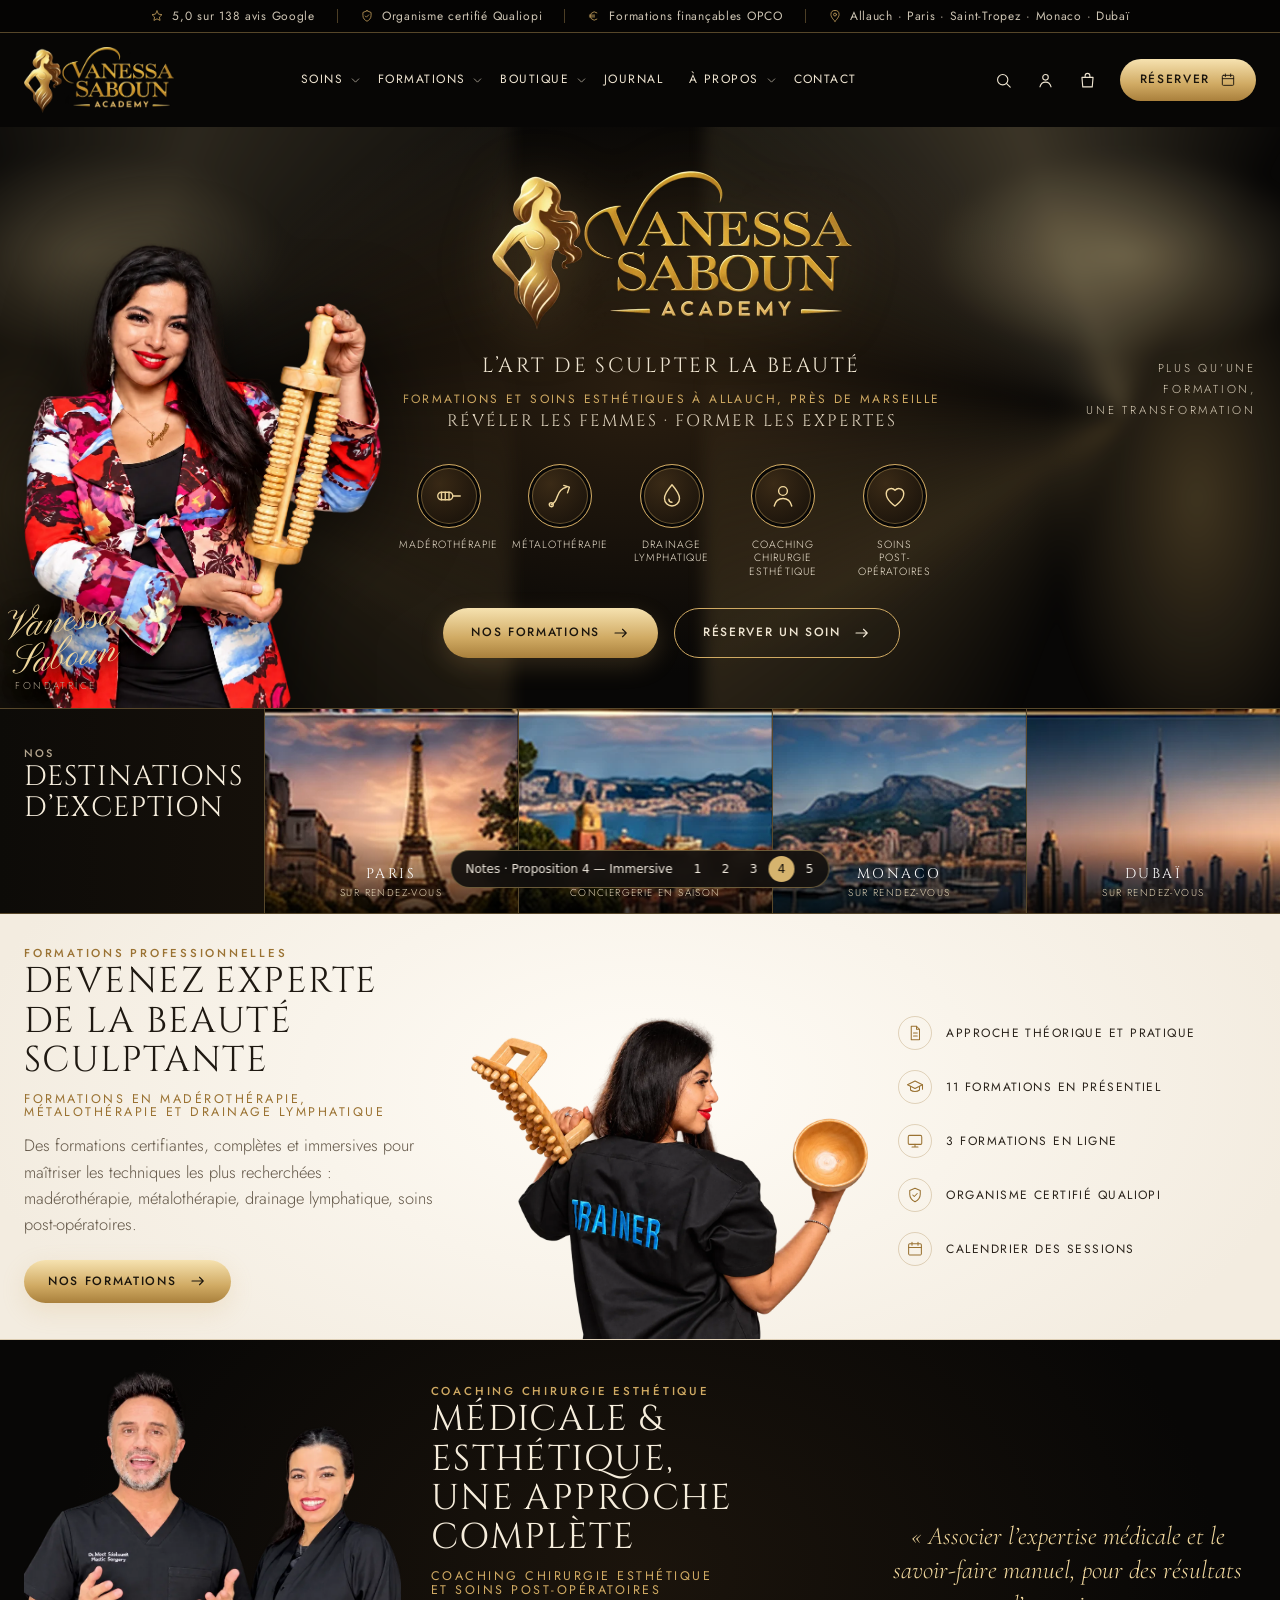
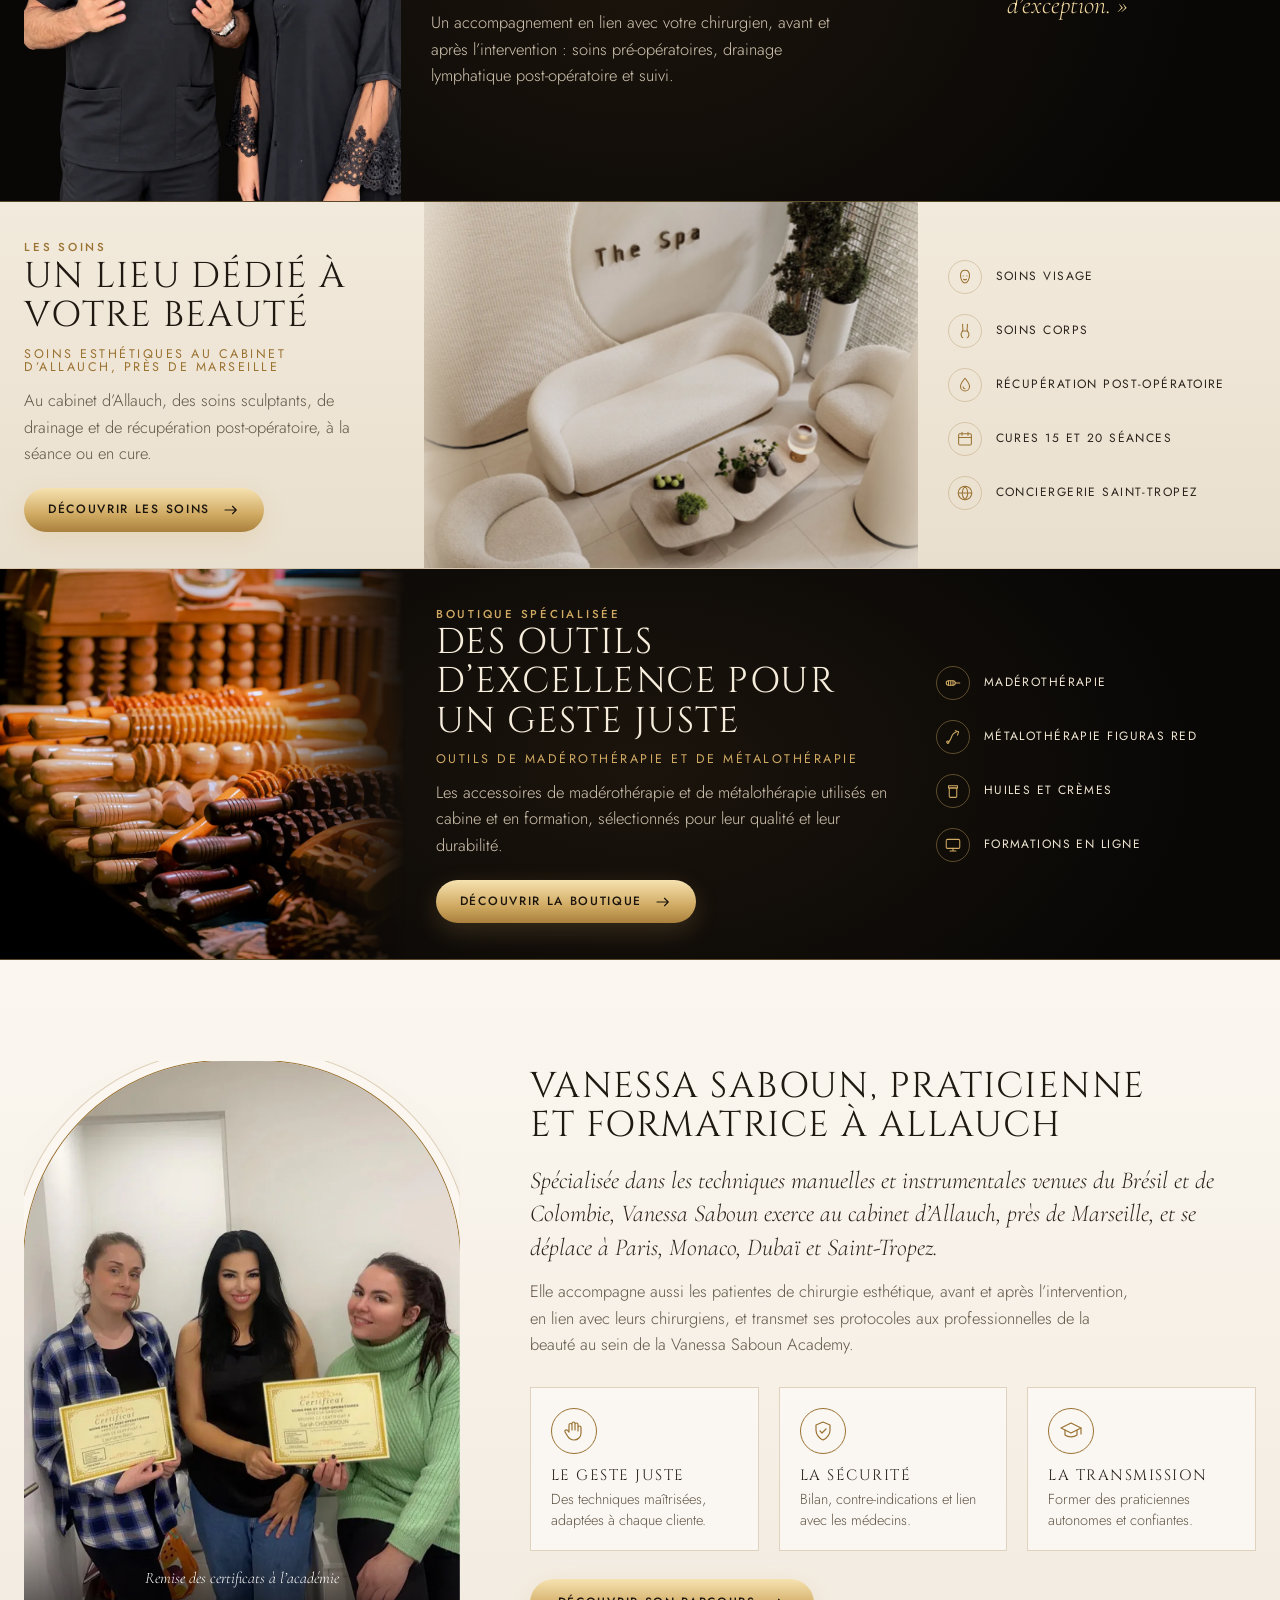
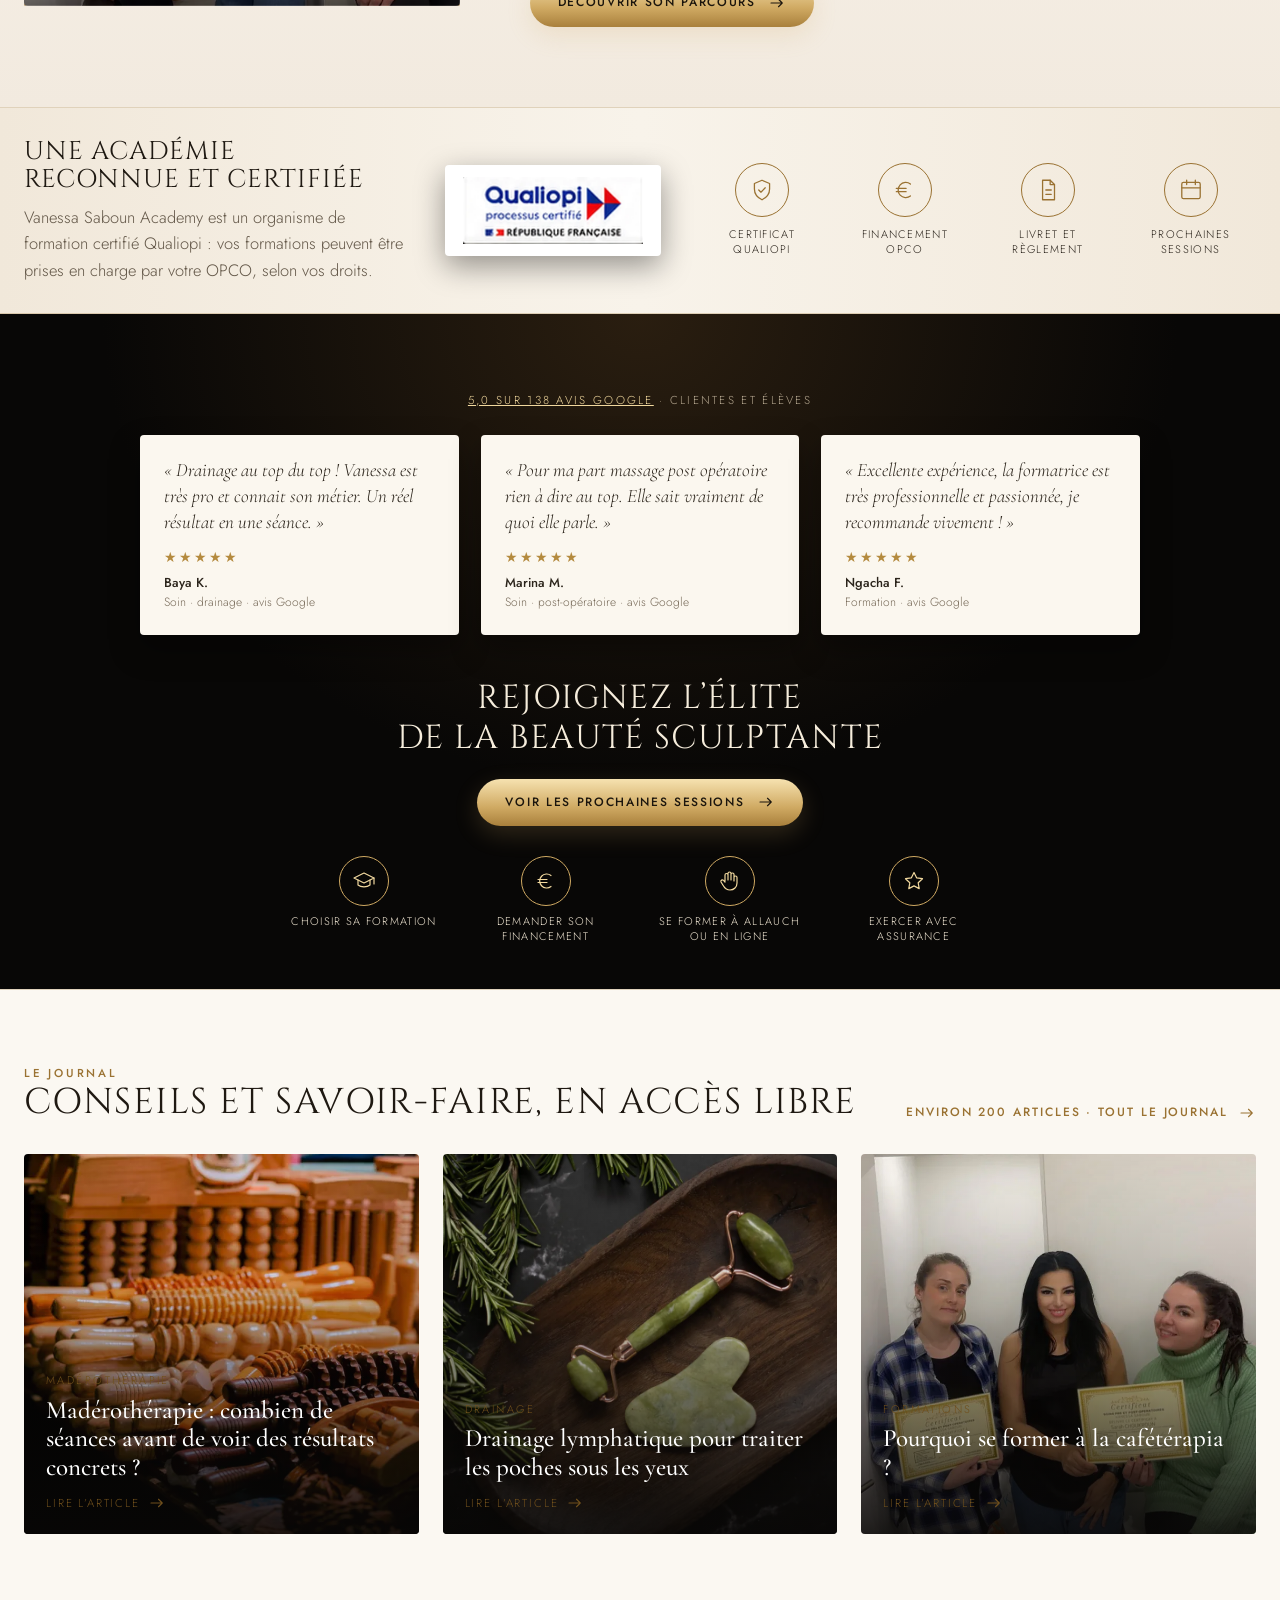
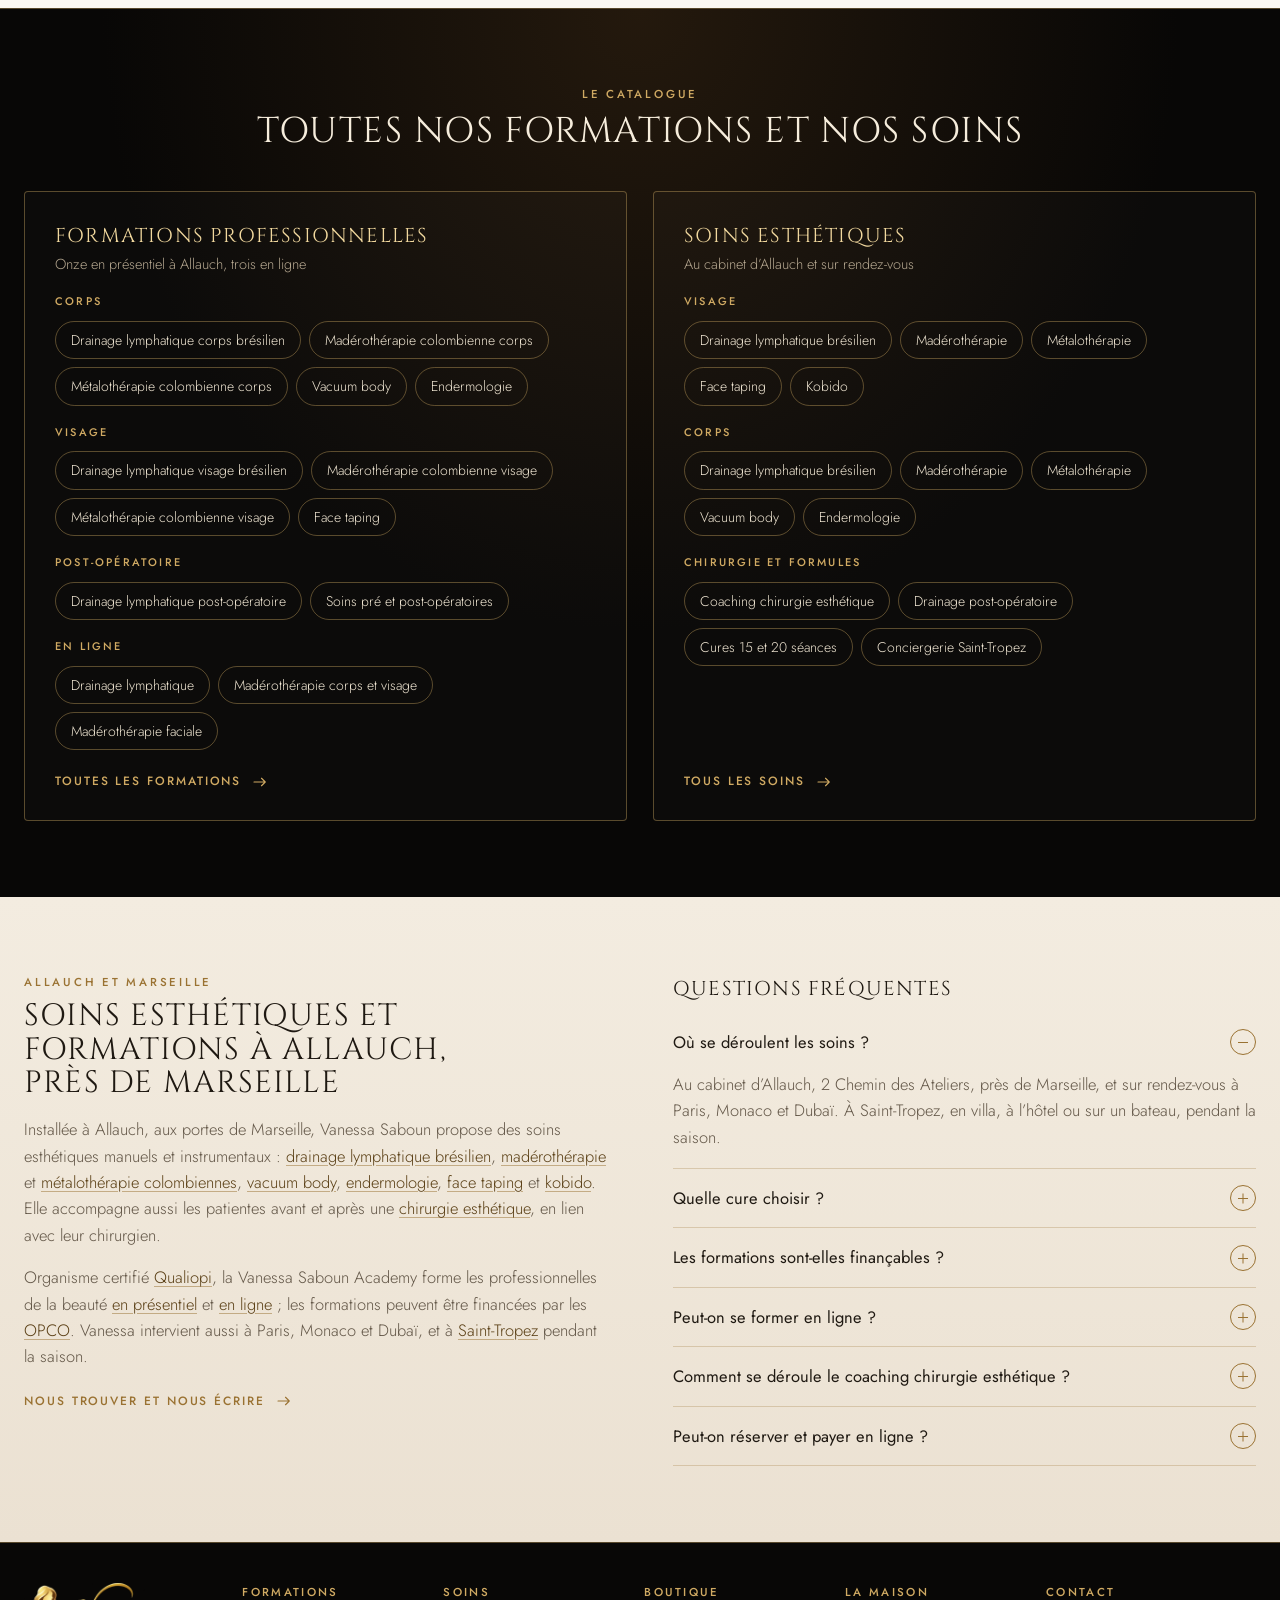
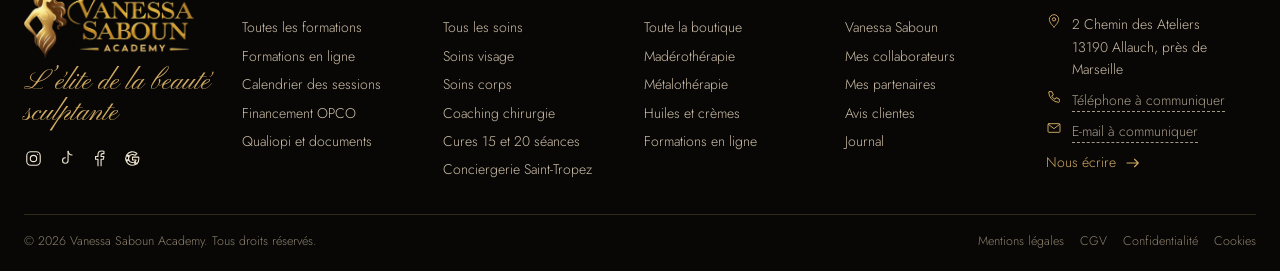
<file: p4.html>
<!doctype html>
<html lang="fr">
<head>
<meta charset="utf-8">
<meta name="viewport" content="width=device-width, initial-scale=1, viewport-fit=cover">
<title>Vanessa Saboun · Soins et formations esthétiques à Allauch</title>
<meta name="description" content="Madérothérapie, métalothérapie, drainage lymphatique brésilien et coaching chirurgie esthétique à Allauch, près de Marseille. Formations Qualiopi, OPCO.">
<link rel="canonical" href="https://vanessasaboun.fr/">
<meta name="theme-color" content="#080706">
<meta property="og:type" content="website"><meta property="og:locale" content="fr_FR">
<meta property="og:title" content="Vanessa Saboun · Soins et formations esthétiques à Allauch"><meta property="og:description" content="Madérothérapie, métalothérapie, drainage lymphatique brésilien et coaching chirurgie esthétique à Allauch, près de Marseille. Formations Qualiopi, OPCO.">
<meta property="og:url" content="https://vanessasaboun.fr/"><meta property="og:image" content="https://vanessasaboun.fr/wp-content/uploads/og-vanessa-saboun.jpg">
<link rel="preload" as="image" href="vanessa-saboun-portrait-outil-maderotherapie.webp">
<link rel="preconnect" href="https://fonts.googleapis.com"><link rel="preconnect" href="https://fonts.gstatic.com" crossorigin>
<link rel="stylesheet" href="https://fonts.googleapis.com/css2?family=Cinzel:wght@400;500;600&family=Cormorant+Garamond:ital,wght@0,400;0,500;1,400;1,500&family=Jost:wght@300;400;500&family=Pinyon+Script&display=swap">
<link rel="stylesheet" href="shared.css">
<style>
/* Layout: a stage-like hero centred on the emblem, then full-width framed bands (copy | subject | ruled icon list) separated by gold hairlines */
:root{color-scheme:dark;
 --bg:#080706;--fg:#efe5d2;--muted:#b4a68f;--gold:#d0aa63;--gold-hi:#f1d89e;--gold-d:#8e6a2e;--card:#fbf7ef;
 --line:rgba(208,170,99,.4);--edge:max(24px,calc((100vw - 1320px) / 2 + 24px));
 --f-disp:"Cinzel","Trajan Pro",Georgia,serif;--f-ser:"Cormorant Garamond",Garamond,Georgia,serif;--f-body:"Jost","Avenir Next","Helvetica Neue",sans-serif;--f-script:"Pinyon Script","Snell Roundhand",cursive;
 --hd-bg:rgba(8,7,6,.94);--hd-fg:#efe5d2;--acc:#d0aa63;--dd-bg:#100d0a;--dd-fg:#efe5d2;--cta-bg:linear-gradient(180deg,#f6e2b0,#d0aa63 60%,#a9803c);--cta-fg:#1b150d;
 --m-bg:#080706;--m-fg:#efe5d2;--f-nav:"Jost",sans-serif}
body{font-family:var(--f-body);font-size:16.5px;line-height:1.6;font-weight:300}
.btn{display:inline-flex;align-items:center;gap:12px;border-radius:999px;padding:14px 28px;text-decoration:none;font-family:var(--f-body);font-weight:500;font-size:12px;letter-spacing:.14em;text-transform:uppercase;
 background:var(--cta-bg);color:#1b150d;box-shadow:0 8px 24px rgba(208,170,99,.2);transition:transform .25s,box-shadow .25s}
.btn:hover{transform:translateY(-2px);box-shadow:0 12px 30px rgba(208,170,99,.32)}
.btn.ghost{background:transparent;color:var(--fg);border:1px solid var(--gold);box-shadow:none}
.btn.ghost:hover{background:rgba(208,170,99,.1)}
.hd-nav>ul>li>a{font-size:12px;letter-spacing:.12em;text-transform:uppercase;font-weight:400}
.hd-cta{border-radius:999px;padding:11px 20px;font-size:12px;letter-spacing:.14em;text-transform:uppercase;font-weight:500}
.dd li a{font-family:var(--f-body)}
.k{font-family:var(--f-body);font-weight:500;font-size:11.5px;letter-spacing:.24em;text-transform:uppercase;color:var(--gold)}
.h2{font-family:var(--f-disp);font-weight:400;font-size:clamp(28px,2.8vw,40px);line-height:1.1;letter-spacing:.04em;text-transform:uppercase;color:#f6eddc;text-wrap:balance}
.rl{display:grid;gap:12px}
.rl a{display:flex;align-items:center;gap:14px;text-decoration:none;font-size:12px;letter-spacing:.12em;text-transform:uppercase;font-weight:400;padding:4px 0}
.rl .ic{width:34px;height:34px;padding:7px;border:1px solid var(--line);border-radius:50%;color:var(--gold);flex:none;transition:border-color .25s}
.rl a:hover .ic{border-color:var(--gold)}.rl a:hover{color:var(--gold-hi)}

/* HERO */
.hero{position:relative;overflow:hidden;background:radial-gradient(50% 70% at 50% 45%,#2a1e10 0%,#080706 70%);border-bottom:1px solid var(--line)}
.silk{position:absolute;inset:-20% -10% -20% 55%;pointer-events:none;
 background:radial-gradient(40% 18% at 60% 30%,rgba(241,216,158,.35),transparent 70%),radial-gradient(30% 50% at 70% 60%,rgba(208,170,99,.28),transparent 70%),
 conic-gradient(from 200deg at 60% 50%,transparent 0deg,rgba(208,170,99,.18) 40deg,transparent 80deg,rgba(241,216,158,.22) 140deg,transparent 190deg);filter:blur(8px)}
.silk-l{inset:-20% 60% -20% -15%;transform:scaleX(-1);opacity:.7}
.hero-in{position:relative;display:grid;grid-template-columns:.85fr 1.3fr .7fr;gap:16px;align-items:end;padding-top:24px}
.hero-l{position:relative;align-self:end}
.hero-l .vanessa{width:100%;max-width:400px;filter:drop-shadow(0 20px 40px rgba(0,0,0,.6))}
.hero-l .sig{position:absolute;left:-14px;bottom:18px;text-shadow:0 2px 14px #000,0 0 30px #000;font-family:var(--f-script);font-size:40px;color:var(--gold-hi);line-height:.9;transform:rotate(-8deg)}
.hero-l .sig small{display:block;font-family:var(--f-body);font-size:10px;letter-spacing:.24em;text-transform:uppercase;color:var(--muted);transform:rotate(8deg);margin-top:6px}
.hero-c{text-align:center;padding-block:20px 50px;display:flex;flex-direction:column;align-items:center}
.emblem{width:min(360px,80%);filter:drop-shadow(0 10px 30px rgba(208,170,99,.25))}
.hero h1{margin-top:22px;font-family:var(--f-disp);font-weight:400;letter-spacing:.12em;text-transform:uppercase;line-height:1.45;font-size:clamp(17px,1.6vw,22px)}
.hero h1 .seo{display:block;font-family:var(--f-body);font-weight:400;font-size:12px;letter-spacing:.2em;color:var(--gold);margin-top:10px}
.hero .lines{font-family:var(--f-disp);letter-spacing:.12em;text-transform:uppercase;font-size:clamp(15px,1.3vw,18px);color:#d9cdb8;line-height:1.5}
.medal5{display:grid;grid-template-columns:repeat(5,1fr);gap:10px;margin-top:30px;width:100%;max-width:600px}
.medal5 a{display:flex;flex-direction:column;align-items:center;gap:10px;text-decoration:none;font-size:10.5px;letter-spacing:.1em;text-transform:uppercase;line-height:1.3}
.medal5 .ic{width:64px;height:64px;padding:16px;border-radius:50%;color:var(--gold-hi);border:1px solid var(--gold);
 background:radial-gradient(circle at 35% 30%,#3a2a16,#120d08);box-shadow:inset 0 0 0 3px #080706,inset 0 0 0 4px rgba(208,170,99,.4);transition:transform .3s}
.medal5 a:hover .ic{transform:translateY(-3px)}
.hero-cta{display:flex;flex-wrap:wrap;justify-content:center;gap:16px;margin-top:30px}
.hero-r{align-self:center;text-align:right;font-size:11.5px;letter-spacing:.24em;text-transform:uppercase;color:#d9cdb8;line-height:1.8;padding-bottom:80px}

/* DESTINATIONS STRIP */
.dst{display:grid;grid-template-columns:1fr repeat(4,1fr);border-bottom:1px solid var(--line)}
.dst .lab{padding:26px 20px 26px var(--edge);display:flex;flex-direction:column;justify-content:center;background:linear-gradient(90deg,#0d0b08,#15100a)}
.dst .lab .h2{font-size:clamp(24px,2.2vw,32px)}
.dst .lab p{font-size:11px;letter-spacing:.18em;text-transform:uppercase;color:var(--muted);margin-top:10px;line-height:1.6}
.dst figure{position:relative;min-height:170px;border-left:1px solid var(--line)}
.dst img{position:absolute;inset:0;width:100%;height:100%;object-fit:cover}
.dst figcaption{position:absolute;inset:auto 0 0;padding:30px 8px 12px;text-align:center;background:linear-gradient(0deg,rgba(0,0,0,.75),transparent);font-family:var(--f-disp);letter-spacing:.18em;font-size:14px;color:#fff}
.dst figcaption small{display:block;font-family:var(--f-body);font-size:10px;letter-spacing:.14em;color:#e5d6b8;text-transform:uppercase}

/* BANDS */
.band{position:relative;border-bottom:1px solid var(--line);overflow:hidden;background:radial-gradient(60% 120% at 50% 50%,#1b140c,#080706 75%)}
.band .in{display:grid;align-items:center;gap:30px;padding-left:var(--edge);padding-right:var(--edge)}
.band p.d{margin-top:12px;color:#d3c7b3;max-width:48ch}
.band .btn{margin-top:22px;padding:12px 24px}
.b-form .in{grid-template-columns:1.05fr 1fr .9fr;padding-top:30px}
.b-form .copy{padding-bottom:36px}
.b-form .vis{align-self:end}.b-form .vis img{max-width:460px;width:100%;margin-inline:auto}
.b-med .in{grid-template-columns:.9fr 1fr .9fr;padding-top:30px}
.b-med .vis{align-self:end}.b-med .vis img{max-width:380px;width:100%}
.b-med .copy{padding-bottom:36px}
.b-med blockquote{margin:0;font-family:var(--f-ser);font-style:italic;font-size:clamp(22px,2vw,28px);line-height:1.35;color:var(--gold-hi);text-align:center;padding-bottom:30px}
.b-spa .in{grid-template-columns:.9fr 1.2fr .75fr;padding-block:0}
.b-spa .copy{padding-block:36px}
.b-spa .ph{align-self:stretch;position:relative;min-height:320px}
.b-spa .ph img{position:absolute;inset:0;width:100%;height:100%;object-fit:cover;-webkit-mask-image:linear-gradient(90deg,transparent,#000 15%,#000 85%,transparent);mask-image:linear-gradient(90deg,transparent,#000 15%,#000 85%,transparent)}
.b-spa .note{font-size:12px;color:var(--muted);margin-top:10px}
.b-shop .in{grid-template-columns:.95fr 1.1fr .75fr;padding-block:0;padding-left:0}
.b-shop .ph{align-self:stretch;position:relative;min-height:300px}
.b-shop .ph img{position:absolute;inset:0;width:100%;height:100%;object-fit:cover;-webkit-mask-image:linear-gradient(90deg,#000 65%,transparent);mask-image:linear-gradient(90deg,#000 65%,transparent)}
.b-shop .copy{padding-block:36px}

/* CERTIFIED */
.cert{border-bottom:1px solid var(--line);background:linear-gradient(90deg,#0d0a07,#17110a 50%,#0d0a07)}
.cert .in{display:grid;grid-template-columns:1.1fr auto 1.6fr;align-items:center;gap:36px;padding-block:30px}
.cert p{color:#d3c7b3;margin-top:10px;max-width:44ch}
.cert .qcard{background:#fff;padding:12px 18px;border-radius:4px;box-shadow:0 10px 30px rgba(0,0,0,.4)}
.cert .qcard img{width:180px}
.cert ul{display:grid;grid-template-columns:repeat(4,1fr);gap:12px}
.cert ul a{display:flex;flex-direction:column;align-items:center;gap:10px;text-align:center;text-decoration:none;font-size:11px;letter-spacing:.12em;text-transform:uppercase;line-height:1.35}
.cert ul .ic{width:54px;height:54px;padding:13px;border:1px solid var(--gold);border-radius:50%;color:var(--gold-hi)}
.cert ul a:hover{color:var(--gold-hi)}

/* REVIEWS + FINAL */
.trust{position:relative;overflow:hidden;background:radial-gradient(60% 100% at 50% 0%,#2a1e10,#080706 70%);padding-block:40px 46px;text-align:center}
.trust .h2{font-size:clamp(24px,2.2vw,32px)}
.trust .sub{font-size:11.5px;letter-spacing:.2em;text-transform:uppercase;color:var(--muted);margin-top:6px}
.trust .sub a{color:var(--gold-hi)}
.revs{display:grid;grid-template-columns:repeat(3,1fr);gap:22px;margin:26px auto 0;max-width:1000px}
.rev{background:var(--card);color:#2b241b;padding:22px 24px;border-radius:4px;text-align:left;display:flex;flex-direction:column;gap:12px;box-shadow:0 14px 30px rgba(0,0,0,.35)}
.rev blockquote{margin:0;font-family:var(--f-ser);font-style:italic;font-size:19px;line-height:1.35}
.rev footer{display:flex;flex-direction:column;align-items:flex-start;gap:4px;margin-top:auto;font-size:13px}
.rev .stars{color:#b48a3e;letter-spacing:2px;font-size:14px}
.rev b{font-weight:500}.rev span{color:#776a59;display:block;font-size:12px}
.join{margin-top:44px}
.join .h2{font-size:clamp(26px,2.6vw,36px);line-height:1.2}
.join .btn{margin-top:20px}
.steps{display:grid;grid-template-columns:repeat(4,auto);justify-content:center;gap:10px 34px;margin-top:30px;counter-reset:s}
.steps li{display:flex;flex-direction:column;align-items:center;gap:8px;font-size:11px;letter-spacing:.12em;text-transform:uppercase;max-width:150px;line-height:1.35}
.steps .ic{width:50px;height:50px;padding:12px;border:1px solid var(--gold);border-radius:50%;color:var(--gold-hi)}

/* FOOTER */
.ft{border-top:1px solid var(--line);padding-block:40px 20px;font-size:14px;background:#080706}
.ft-in{display:grid;grid-template-columns:1.1fr 1fr 1fr 1fr 1fr 1.2fr;gap:26px}
.ft .logo img{width:170px}
.ft-brand .tag{font-family:var(--f-script);font-size:28px;color:var(--gold);margin-top:10px;line-height:1.1}
.f-h{font-weight:500;font-size:11.5px;letter-spacing:.2em;text-transform:uppercase;color:var(--gold);margin-bottom:12px}
.f-col li a{display:block;padding:3px 0;text-decoration:none;color:#cdbfa9}.f-col li a:hover{color:var(--gold-hi)}
.f-contact address p{display:flex;gap:10px;margin-bottom:8px;color:#cdbfa9}.f-contact .ic{color:var(--gold)}
.f-link{display:inline-flex;gap:8px;align-items:center;color:var(--gold);text-decoration:none}
.soc{display:flex;gap:14px;margin-top:16px}.soc a{color:var(--fg)}.soc a:hover{color:var(--gold)}
.ft-bot{display:flex;justify-content:space-between;flex-wrap:wrap;gap:12px;margin-top:30px;padding-top:16px;border-top:1px solid rgba(208,170,99,.2);color:#8c7f6b;font-size:12.5px}
.legal{display:flex;gap:16px;flex-wrap:wrap}.legal a{text-decoration:none}.legal a:hover{color:var(--gold)}

/* v2: light bands alternate with the immersive black ones */
.lt{--fg:#2a231b;--muted:#625647;--gold:#9a7232;--gold-hi:#6f4f1c;--line:rgba(154,114,50,.28);color:var(--fg)}
.band.lt{background:radial-gradient(70% 120% at 50% 40%,#fffcf6 0%,#f3ece0 75%)}
.b-spa.lt{background:linear-gradient(180deg,#f2eadc,#e9dfce)}
.lt .h2{color:#1f1912}
.lt p.d{color:var(--muted)}
.lt .rl a{color:var(--fg)}.lt .rl a:hover{color:var(--gold)}
.lt .rl .ic{color:var(--gold);border-color:var(--line)}
.lt .k{color:var(--gold)}
.lt .btn.ghost{color:var(--fg)}
.cert.lt{background:linear-gradient(90deg,#f1e8da,#f8f3ea 50%,#f1e8da)}
.cert.lt p{color:var(--muted)}
.cert.lt ul a{color:var(--fg)}.cert.lt ul .ic{color:var(--gold)}
.h2s{display:block;font-family:var(--f-body);font-weight:400;font-size:12.5px;letter-spacing:.2em;margin-top:12px;color:var(--gold)}
.eyebrow{font-family:var(--f-body);font-weight:500;font-size:11.5px;letter-spacing:.24em;text-transform:uppercase;color:var(--gold)}
.lnk{display:inline-flex;align-items:center;gap:10px;font-weight:500;font-size:12px;letter-spacing:.16em;text-transform:uppercase;text-decoration:none;color:var(--gold)}
/* about */
.about{background:linear-gradient(180deg,#fbf7f0,#f2eadf);border-bottom:1px solid var(--line)}
.about-in{display:grid;grid-template-columns:.75fr 1.25fr;gap:70px;align-items:center;padding-block:80px}
.about-ph{position:relative;border-radius:200px 200px 4px 4px;overflow:hidden;box-shadow:0 0 0 1px var(--gold),0 0 0 10px #fbf7f0,0 0 0 11px var(--line),0 30px 60px -30px rgba(80,55,20,.5)}
.about-ph img{width:100%;aspect-ratio:4/5;object-fit:cover}
.about-ph figcaption{position:absolute;inset:auto 0 0;padding:40px 16px 14px;text-align:center;font-family:var(--f-ser);font-style:italic;font-size:16px;color:#fff;background:linear-gradient(0deg,rgba(0,0,0,.55),transparent)}
.about-tx .h2{margin-top:8px}
.about-tx .lede{font-family:var(--f-ser);font-style:italic;font-size:clamp(21px,1.9vw,26px);line-height:1.38;margin-top:18px;color:#2a231b}
.about-a>p:not(.eyebrow):not(.lede){color:var(--muted);margin-top:14px;max-width:60ch}
.engage{display:grid;grid-template-columns:repeat(3,1fr);gap:20px;margin:30px 0 28px}
.engage li{display:flex;flex-direction:column;align-items:flex-start;gap:10px;padding:20px;border:1px solid var(--line);background:rgba(255,255,255,.55)}
.engage .ic{width:46px;height:46px;padding:10px;border:1px solid var(--gold);border-radius:50%;color:var(--gold)}
.engage h3{font-family:var(--f-disp);font-weight:400;font-size:15px;letter-spacing:.1em;text-transform:uppercase}
.engage p{font-size:14.5px;color:var(--muted);line-height:1.45}
/* journal (light) */
.journal{background:#fbf8f2;padding-block:74px;border-top:1px solid var(--line)}
.jr-hd{display:flex;justify-content:space-between;align-items:end;gap:20px;flex-wrap:wrap;margin-bottom:32px}
.jcards{display:grid;grid-template-columns:repeat(3,1fr);gap:24px}
.jcard{position:relative;display:flex;flex-direction:column;justify-content:flex-end;min-height:380px;padding:22px;text-decoration:none;color:#fff;overflow:hidden;border-radius:4px}
.jph{position:absolute;inset:0}
.jph img{width:100%;height:100%;object-fit:cover;transition:transform 1.4s cubic-bezier(.2,.65,.3,1)}
.jph::after{content:"";position:absolute;inset:0;background:linear-gradient(0deg,rgba(8,7,6,.88) 0%,rgba(8,7,6,.2) 60%,transparent)}
.jcard:hover .jph img{transform:scale(1.07)}
.jk,.jcard h3,.jl{position:relative}
.jk{font-size:11px;letter-spacing:.22em;text-transform:uppercase;color:var(--gold-hi)}
.jcard h3{font-family:var(--f-ser);font-weight:500;font-size:25px;line-height:1.15;margin-top:6px}
.jl{display:inline-flex;align-items:center;gap:8px;margin-top:12px;font-size:11.5px;letter-spacing:.16em;text-transform:uppercase;color:var(--gold-hi)}
/* catalogue (dark) */
.catalog{background:radial-gradient(60% 100% at 50% 0%,#24190d,#080706 70%);padding-block:76px;border-top:1px solid var(--line)}
.cat-hd{text-align:center;margin-bottom:40px}
.cat-hd .h2{margin-top:8px}
.cat-grid{display:grid;grid-template-columns:1fr 1fr;gap:26px}
.cat-col{border:1px solid var(--line);border-radius:4px;padding:28px 30px;display:flex;flex-direction:column;background:rgba(255,255,255,.02);min-width:0}
.cat-col h3{font-family:var(--f-disp);font-weight:400;font-size:20px;letter-spacing:.06em;text-transform:uppercase;color:var(--gold-hi)}
.cat-sub{color:var(--muted);font-size:14.5px}
.cg{margin-top:18px}
.cg h4{margin:0 0 10px;font-weight:500;font-size:11px;letter-spacing:.2em;text-transform:uppercase;color:var(--gold)}
.chips{display:flex;flex-wrap:wrap;gap:8px}
.chips a{display:inline-block;padding:7px 15px;border:1px solid var(--line);border-radius:999px;text-decoration:none;font-size:14px;transition:background .3s,color .3s}
.chips a:hover{background:var(--gold);color:#1b150d}
.cat-col .lnk{margin-top:auto;padding-top:22px}
/* local SEO + FAQ (light) */
.locseo{background:linear-gradient(180deg,#f3ece0,#ebe1d2);padding-block:76px}
.seo-in{display:grid;grid-template-columns:1fr 1fr;gap:66px}
.seo-tx .h2{margin-top:8px;font-size:clamp(24px,2.4vw,34px)}
.seo-tx p:not(.eyebrow){color:var(--muted);margin-top:16px}
.seo-tx a:not(.lnk){color:#5a3f15;text-underline-offset:3px;text-decoration-color:rgba(154,114,50,.5)}
.seo-tx .lnk{margin-top:22px}
.faq-t{font-family:var(--f-disp);font-weight:400;font-size:20px;letter-spacing:.06em;text-transform:uppercase;color:#1f1912;margin-bottom:8px}
.faq details{border-bottom:1px solid var(--line)}
.faq summary{list-style:none;display:flex;justify-content:space-between;align-items:center;gap:16px;padding:16px 0;cursor:pointer;font-size:16.5px;font-weight:400;color:#1f1912}
.faq summary::-webkit-details-marker{display:none}
.faq summary i{position:relative;width:26px;height:26px;border:1px solid var(--gold);border-radius:50%;flex:none}
.faq summary i::before,.faq summary i::after{content:"";position:absolute;left:7px;right:7px;top:12px;height:1px;background:var(--gold);transition:transform .35s}
.faq summary i::after{transform:rotate(90deg)}
.faq details[open] summary i::after{transform:rotate(0)}
.faq details p{color:var(--muted);padding-bottom:18px}
@media (max-width:1100px){.about-in,.seo-in{grid-template-columns:1fr;gap:44px}.about-ph{max-width:380px}.cat-grid{grid-template-columns:1fr}}
@media (max-width:760px){.engage,.jcards{grid-template-columns:1fr}.jcard{min-height:280px}.about-in,.journal,.catalog,.locseo{padding-block:56px}.cat-col{padding:22px 18px}}

@media (max-width:1180px){
 .hero-in{grid-template-columns:.8fr 1.2fr}.hero-r{display:none}
 .dst{grid-template-columns:repeat(4,1fr)}.dst .lab{grid-column:1/-1;padding-right:var(--edge)}
 .b-form .in,.b-med .in{grid-template-columns:1fr 1fr}
 .b-form .rl,.b-med blockquote{grid-column:1/-1;padding-bottom:30px}
 .b-form .rl{grid-template-columns:1fr 1fr}
 .b-spa .in,.b-shop .in{grid-template-columns:1fr 1fr}
 .b-spa .rl,.b-shop .rl{grid-column:1/-1;grid-template-columns:1fr 1fr;padding-bottom:30px}
 .b-shop .rl{padding-left:var(--edge)}
 .cert .in{grid-template-columns:1fr auto}.cert ul{grid-column:1/-1}
 .ft-in{grid-template-columns:repeat(3,1fr)}
}
@media (max-width:760px){
 body{font-size:16px}
 .hero-in{grid-template-columns:1fr;padding-top:10px}
 .hero-c{order:-1;padding-bottom:10px}
 .emblem{width:min(260px,70%)}
 .medal5{grid-template-columns:repeat(3,1fr);row-gap:18px}
 .medal5 .ic{width:56px;height:56px;padding:14px}
 .hero-l{display:flex;justify-content:center}
 .hero-l .vanessa{max-width:300px}
 .hero-l .sig{font-size:30px;left:4px}
 .dst{grid-template-columns:1fr 1fr}.dst figure{min-height:140px}
 .b-form .in,.b-med .in,.b-spa .in,.b-shop .in{grid-template-columns:1fr}
 .b-form .vis,.b-med .vis,.b-spa .ph,.b-shop .ph{order:-1}
 .b-form .copy,.b-med .copy{padding-bottom:0}
 .b-form .rl,.b-spa .rl,.b-shop .rl{grid-template-columns:1fr}
 .b-spa .ph,.b-shop .ph{min-height:230px;margin-inline:calc(-1 * var(--edge))}
 .b-shop .in{padding-left:var(--edge)}
 .b-spa .ph img,.b-shop .ph img{-webkit-mask-image:linear-gradient(0deg,transparent,#000 30%);mask-image:linear-gradient(0deg,transparent,#000 30%)}
 .b-spa .copy,.b-shop .copy{padding-block:0}
 .cert .in{grid-template-columns:1fr}.cert ul{grid-template-columns:1fr 1fr;row-gap:20px}
 .revs{grid-template-columns:1fr}
 .steps{grid-template-columns:1fr 1fr}
 .ft-in{grid-template-columns:1fr 1fr}.ft-brand{grid-column:1/-1}
}
</style>
<script type="application/ld+json">{"@context":"https://schema.org","@graph":[
{"@type":"WebSite","@id":"https://vanessasaboun.fr/#website","url":"https://vanessasaboun.fr/","name":"Vanessa Saboun Academy","inLanguage":"fr-FR"},
{"@type":"BeautySalon","@id":"https://vanessasaboun.fr/#business","name":"Vanessa Saboun","url":"https://vanessasaboun.fr/",
"logo":"https://vanessasaboun.fr/wp-content/uploads/logo-vanessa-saboun-academy.webp",
"address":{"@type":"PostalAddress","streetAddress":"2 Chemin des Ateliers","postalCode":"13190","addressLocality":"Allauch","addressCountry":"FR"},
"areaServed":["Allauch","Marseille","Paris","Saint-Tropez","Monaco","Dubaï"],"founder":{"@id":"https://vanessasaboun.fr/#vanessa"}},
{"@type":"Person","@id":"https://vanessasaboun.fr/#vanessa","name":"Vanessa Saboun","jobTitle":"Praticienne et formatrice en soins esthétiques","url":"https://vanessasaboun.fr/a-propos/"}]}</script>
</head>
<body class="p4">
<a class="skip" href="#contenu">Aller au contenu</a>
<div class="topbar" aria-label="Informations clés"><div class="tb-track"><div class="tb-set"><a href="/avis/"><svg class="ic" width="14" height="14" viewBox="0 0 24 24" fill="none" stroke="currentColor" stroke-width="1.5" stroke-linecap="round" stroke-linejoin="round" aria-hidden="true" focusable="false"><path d="M12 3.5l2.6 5.3 5.9.9-4.3 4.1 1 5.8L12 16.9l-5.2 2.7 1-5.8-4.3-4.1 5.9-.9L12 3.5z"/></svg><span>5,0 sur 138 avis Google</span></a><a href="/qualiopi/"><svg class="ic" width="14" height="14" viewBox="0 0 24 24" fill="none" stroke="currentColor" stroke-width="1.5" stroke-linecap="round" stroke-linejoin="round" aria-hidden="true" focusable="false"><path d="M12 3l7 3v5c0 5-3 8-7 10-4-2-7-5-7-10V6l7-3z"/><path d="M9 12l2 2 4-4"/></svg><span>Organisme certifié Qualiopi</span></a><a href="/financement-opco/"><svg class="ic" width="14" height="14" viewBox="0 0 24 24" fill="none" stroke="currentColor" stroke-width="1.5" stroke-linecap="round" stroke-linejoin="round" aria-hidden="true" focusable="false"><path d="M17 6.5A7 7 0 1 0 17 17.5"/><path d="M4 10.5h9M4 13.5h9"/></svg><span>Formations finançables OPCO</span></a><a href="/contact/"><svg class="ic" width="14" height="14" viewBox="0 0 24 24" fill="none" stroke="currentColor" stroke-width="1.5" stroke-linecap="round" stroke-linejoin="round" aria-hidden="true" focusable="false"><path d="M12 21s-7-6.2-7-11.5a7 7 0 0 1 14 0C19 14.8 12 21 12 21z"/><circle cx="12" cy="9.5" r="2.5"/></svg><span>Allauch · Paris · Saint-Tropez · Monaco · Dubaï</span></a></div><div class="tb-set" aria-hidden="true"><a href="/avis/"><svg class="ic" width="14" height="14" viewBox="0 0 24 24" fill="none" stroke="currentColor" stroke-width="1.5" stroke-linecap="round" stroke-linejoin="round" aria-hidden="true" focusable="false"><path d="M12 3.5l2.6 5.3 5.9.9-4.3 4.1 1 5.8L12 16.9l-5.2 2.7 1-5.8-4.3-4.1 5.9-.9L12 3.5z"/></svg><span>5,0 sur 138 avis Google</span></a><a href="/qualiopi/"><svg class="ic" width="14" height="14" viewBox="0 0 24 24" fill="none" stroke="currentColor" stroke-width="1.5" stroke-linecap="round" stroke-linejoin="round" aria-hidden="true" focusable="false"><path d="M12 3l7 3v5c0 5-3 8-7 10-4-2-7-5-7-10V6l7-3z"/><path d="M9 12l2 2 4-4"/></svg><span>Organisme certifié Qualiopi</span></a><a href="/financement-opco/"><svg class="ic" width="14" height="14" viewBox="0 0 24 24" fill="none" stroke="currentColor" stroke-width="1.5" stroke-linecap="round" stroke-linejoin="round" aria-hidden="true" focusable="false"><path d="M17 6.5A7 7 0 1 0 17 17.5"/><path d="M4 10.5h9M4 13.5h9"/></svg><span>Formations finançables OPCO</span></a><a href="/contact/"><svg class="ic" width="14" height="14" viewBox="0 0 24 24" fill="none" stroke="currentColor" stroke-width="1.5" stroke-linecap="round" stroke-linejoin="round" aria-hidden="true" focusable="false"><path d="M12 21s-7-6.2-7-11.5a7 7 0 0 1 14 0C19 14.8 12 21 12 21z"/><circle cx="12" cy="9.5" r="2.5"/></svg><span>Allauch · Paris · Saint-Tropez · Monaco · Dubaï</span></a></div></div></div><header class="hd"><div class="hd-in">
<a class="logo" href="/" aria-label="Vanessa Saboun Academy, accueil"><img src="logo-vanessa-saboun-academy.webp" width="170" height="75" alt="Vanessa Saboun Academy"></a>
<nav class="hd-nav" aria-label="Navigation principale"><ul><li class="has-dd" data-key="s"><a class="nv" href="/soins/">Soins</a><button class="dd-btn" type="button" aria-expanded="false" aria-controls="mega-s" aria-label="Sous-menu Soins"><svg class="ic" width="13" height="13" viewBox="0 0 24 24" fill="none" stroke="currentColor" stroke-width="1.6" stroke-linecap="round" stroke-linejoin="round" aria-hidden="true" focusable="false"><path d="M6 9l6 6 6-6"/></svg></button><div class="mega" id="mega-s" role="region" aria-label="Soins"><div class="mega-in">
<div class="mega-cols"><div class="mg" style="--i:1"><p class="mg-h"><i>01</i>Visage</p><ul><li><a href="/soins/drainage-lymphatique-bresilien-visage/" data-img="m-visage" data-cap="Drainage lymphatique brésilien"><span>Drainage lymphatique brésilien</span></a></li><li><a href="/soins/maderotherapie-colombienne-visage/" data-img="m-outils" data-cap="Madérothérapie colombienne"><span>Madérothérapie colombienne</span></a></li><li><a href="/soins/metalotherapie-colombienne-visage/" data-img="m-metal" data-cap="Métalothérapie colombienne"><span>Métalothérapie colombienne</span></a></li><li><a href="/soins/face-taping/" data-img="m-visage" data-cap="Face taping"><span>Face taping</span></a></li><li><a href="/soins/kobido/" data-img="m-visage" data-cap="Kobido"><span>Kobido</span></a></li></ul></div><div class="mg" style="--i:2"><p class="mg-h"><i>02</i>Corps</p><ul><li><a href="/soins/drainage-lymphatique-bresilien-corps/" data-img="m-drainage" data-cap="Drainage lymphatique brésilien"><span>Drainage lymphatique brésilien</span></a></li><li><a href="/soins/maderotherapie-colombienne-corps/" data-img="m-outils" data-cap="Madérothérapie colombienne"><span>Madérothérapie colombienne</span></a></li><li><a href="/soins/metalotherapie-colombienne-corps/" data-img="m-metal" data-cap="Métalothérapie colombienne"><span>Métalothérapie colombienne</span></a></li><li><a href="/soins/vacuum-body/" data-img="m-cabinet" data-cap="Vacuum body"><span>Vacuum body</span></a></li><li><a href="/soins/endermologie/" data-img="m-cabinet" data-cap="Endermologie"><span>Endermologie</span></a></li></ul></div><div class="mg" style="--i:3"><p class="mg-h"><i>03</i>Avant et après chirurgie</p><ul><li><a href="/coaching-chirurgie-esthetique-et-post-operatoire/" data-img="m-duo" data-cap="Coaching chirurgie esthétique"><span>Coaching chirurgie esthétique</span></a></li><li><a href="/soins/drainage-lymphatique-post-operatoire/" data-img="m-drainage" data-cap="Drainage lymphatique post-opératoire"><span>Drainage lymphatique post-opératoire</span></a></li></ul></div><div class="mg" style="--i:4"><p class="mg-h"><i>04</i>Formules</p><ul><li><a href="/soins/cures/" data-img="m-spa" data-cap="Cures 15 et 20 séances"><span>Cures 15 et 20 séances</span></a></li><li><a href="/conciergerie-beaute-saint-tropez/" data-img="m-spa" data-cap="Conciergerie Saint-Tropez"><span>Conciergerie Saint-Tropez</span></a></li></ul></div><a class="mega-all" href="/soins/" style="--i:5">Tous les soins <svg class="ic ar" width="18" height="18" viewBox="0 0 24 24" fill="none" stroke="currentColor" stroke-width="1.5" stroke-linecap="round" stroke-linejoin="round" aria-hidden="true" focusable="false"><path d="M4 12h15M14 7l5 5-5 5"/></svg></a></div>
<aside class="mega-fx"><div class="fx-img"><img src="m-drainage.webp" data-default="m-drainage" width="560" height="420" alt="" loading="lazy"><img class="fx-b" src="m-drainage.webp" width="560" height="420" alt="" loading="lazy"></div>
<p class="fx-k" data-default="Réserver en ligne">Réserver en ligne</p><p class="fx-t">Choisissez votre soin, votre lieu et votre créneau.</p><a class="fx-cta" href="/reservation-soins/">Réserver un soin <svg class="ic ar" width="18" height="18" viewBox="0 0 24 24" fill="none" stroke="currentColor" stroke-width="1.5" stroke-linecap="round" stroke-linejoin="round" aria-hidden="true" focusable="false"><path d="M4 12h15M14 7l5 5-5 5"/></svg></a></aside>
</div></div></li><li class="has-dd" data-key="f"><a class="nv" href="/formations/">Formations</a><button class="dd-btn" type="button" aria-expanded="false" aria-controls="mega-f" aria-label="Sous-menu Formations"><svg class="ic" width="13" height="13" viewBox="0 0 24 24" fill="none" stroke="currentColor" stroke-width="1.6" stroke-linecap="round" stroke-linejoin="round" aria-hidden="true" focusable="false"><path d="M6 9l6 6 6-6"/></svg></button><div class="mega" id="mega-f" role="region" aria-label="Formations"><div class="mega-in">
<div class="mega-cols"><div class="mg" style="--i:1"><p class="mg-h"><i>01</i>Corps</p><ul><li><a href="/drainage-lymphatique-corps-bresilien/" data-img="m-drainage" data-cap="Drainage lymphatique corps brésilien"><span>Drainage lymphatique corps brésilien</span></a></li><li><a href="/maderotherapie-colombienne-corps/" data-img="m-outils" data-cap="Madérothérapie colombienne corps"><span>Madérothérapie colombienne corps</span></a></li><li><a href="/metalotherapie-colombienne-corps-formule-professionnelle/" data-img="m-metal" data-cap="Métalothérapie colombienne corps"><span>Métalothérapie colombienne corps</span></a></li><li><a href="/vacuum-body/" data-img="m-cabinet" data-cap="Vacuum body"><span>Vacuum body</span></a></li><li><a href="/endermologie/" data-img="m-cabinet" data-cap="Endermologie"><span>Endermologie</span></a></li></ul></div><div class="mg" style="--i:2"><p class="mg-h"><i>02</i>Visage</p><ul><li><a href="/drainage-lymphatique-visage-bresilien/" data-img="m-visage" data-cap="Drainage lymphatique visage brésilien"><span>Drainage lymphatique visage brésilien</span></a></li><li><a href="/maderotherapie-colombienne-visage/" data-img="m-outils" data-cap="Madérothérapie colombienne visage"><span>Madérothérapie colombienne visage</span></a></li><li><a href="/metalotherapie-colombienne-visage-formule-professionnelle/" data-img="m-metal" data-cap="Métalothérapie colombienne visage"><span>Métalothérapie colombienne visage</span></a></li><li><a href="/face-taping/" data-img="m-visage" data-cap="Face taping"><span>Face taping</span></a></li></ul></div><div class="mg" style="--i:3"><p class="mg-h"><i>03</i>Post-opératoire</p><ul><li><a href="/drainage-lymphatique-post-operatoire/" data-img="m-duo" data-cap="Drainage lymphatique post-opératoire"><span>Drainage lymphatique post-opératoire</span></a></li><li><a href="/soins-pre-et-post-operatoire/" data-img="m-duo" data-cap="Soins pré et post-opératoires"><span>Soins pré et post-opératoires</span></a></li></ul></div><div class="mg" style="--i:4"><p class="mg-h"><i>04</i>S’informer</p><ul><li><a href="/formations/en-ligne/" data-img="m-enligne" data-cap="Formations en ligne"><span>Formations en ligne</span></a></li><li><a href="/calendrier-des-sessions/" data-img="m-academy" data-cap="Calendrier des sessions"><span>Calendrier des sessions</span></a></li><li><a href="/financement-opco/" data-img="m-academy" data-cap="Financement OPCO"><span>Financement OPCO</span></a></li><li><a href="/qualiopi/" data-img="m-academy" data-cap="Qualiopi et documents"><span>Qualiopi et documents</span></a></li></ul></div><div class="mg" style="--i:5"><p class="mg-h"><i>05</i>Documents</p><ul><li><a href="https://vanessasaboun.fr/wp-content/uploads/2025/01/3-9-1-Livret-daccueil.pdf" data-img="m-academy" data-cap="Livret d’accueil" target="_blank" rel="noopener"><span>Livret d’accueil</span></a></li><li><a href="https://vanessasaboun.fr/wp-content/uploads/2025/01/reglement_interieur_.pdf" data-img="m-academy" data-cap="Règlement intérieur" target="_blank" rel="noopener"><span>Règlement intérieur</span></a></li><li><a href="https://vanessasaboun.fr/wp-content/uploads/2025/01/Qualiopi-RNQ-4511-225-DS-02-1-1-2.pdf" data-img="m-academy" data-cap="Certificat Qualiopi" target="_blank" rel="noopener"><span>Certificat Qualiopi</span></a></li></ul></div><a class="mega-all" href="/formations/" style="--i:6">Toutes les formations <svg class="ic ar" width="18" height="18" viewBox="0 0 24 24" fill="none" stroke="currentColor" stroke-width="1.5" stroke-linecap="round" stroke-linejoin="round" aria-hidden="true" focusable="false"><path d="M4 12h15M14 7l5 5-5 5"/></svg></a></div>
<aside class="mega-fx"><div class="fx-img"><img src="m-trainer.webp" data-default="m-trainer" width="560" height="420" alt="" loading="lazy"><img class="fx-b" src="m-trainer.webp" width="560" height="420" alt="" loading="lazy"></div>
<p class="fx-k" data-default="Qualiopi · Finançable OPCO">Qualiopi · Finançable OPCO</p><p class="fx-t">Onze formations certifiantes en présentiel à Allauch, et trois formations en ligne.</p><a class="fx-cta" href="/formations/">Voir toutes les formations <svg class="ic ar" width="18" height="18" viewBox="0 0 24 24" fill="none" stroke="currentColor" stroke-width="1.5" stroke-linecap="round" stroke-linejoin="round" aria-hidden="true" focusable="false"><path d="M4 12h15M14 7l5 5-5 5"/></svg></a></aside>
</div></div></li><li class="has-dd" data-key="b"><a class="nv" href="/boutique/">Boutique</a><button class="dd-btn" type="button" aria-expanded="false" aria-controls="mega-b" aria-label="Sous-menu Boutique"><svg class="ic" width="13" height="13" viewBox="0 0 24 24" fill="none" stroke="currentColor" stroke-width="1.6" stroke-linecap="round" stroke-linejoin="round" aria-hidden="true" focusable="false"><path d="M6 9l6 6 6-6"/></svg></button><div class="mega" id="mega-b" role="region" aria-label="Boutique"><div class="mega-in">
<div class="mega-cols"><div class="mg" style="--i:1"><p class="mg-h"><i>01</i>Catégories</p><ul><li><a href="/categorie-produit/maderotherapie/" data-img="m-copa" data-cap="Madérothérapie"><span>Madérothérapie</span></a></li><li><a href="/categorie-produit/metalotherapie/" data-img="m-metal" data-cap="Métalothérapie"><span>Métalothérapie</span></a></li><li><a href="/categorie-produit/huiles-et-cremes/" data-img="m-brosses" data-cap="Huiles et crèmes"><span>Huiles et crèmes</span></a></li><li><a href="/categorie-produit/formation-maderotherapie-en-ligne/" data-img="m-enligne" data-cap="Formations en ligne"><span>Formations en ligne</span></a></li><li><a href="/categorie-produit/cure/" data-img="m-spa" data-cap="Cures"><span>Cures</span></a></li></ul></div><div class="mg" style="--i:2"><p class="mg-h"><i>02</i>Meilleures ventes</p><ul><li><a href="/boutique/kit-maderotherapie-corps-10-pieces/" data-img="m-kit" data-cap="Kit madérothérapie corps 10 pièces"><span>Kit madérothérapie corps 10 pièces</span></a></li><li><a href="/boutique/kit-metalotherapie-corps-et-visage-figuras-red/" data-img="m-metal" data-cap="Kit métalothérapie corps et visage"><span>Kit métalothérapie corps et visage</span></a></li><li><a href="/boutique/figuras-red-creme-reductrice-1-kg/" data-img="m-brosses" data-cap="Crème réductrice 1 kg"><span>Crème réductrice 1 kg</span></a></li></ul></div><div class="mg" style="--i:3"><p class="mg-h"><i>03</i>Mon compte</p><ul><li><a href="/mon-compte/" data-img="m-kit" data-cap="Connexion"><span>Connexion</span></a></li><li><a href="/panier/" data-img="m-kit" data-cap="Panier"><span>Panier</span></a></li></ul></div><a class="mega-all" href="/boutique/" style="--i:4">Toute la boutique <svg class="ic ar" width="18" height="18" viewBox="0 0 24 24" fill="none" stroke="currentColor" stroke-width="1.5" stroke-linecap="round" stroke-linejoin="round" aria-hidden="true" focusable="false"><path d="M4 12h15M14 7l5 5-5 5"/></svg></a></div>
<aside class="mega-fx"><div class="fx-img"><img src="m-kit.webp" data-default="m-kit" width="560" height="420" alt="" loading="lazy"><img class="fx-b" src="m-kit.webp" width="560" height="420" alt="" loading="lazy"></div>
<p class="fx-k" data-default="Les outils du geste">Les outils du geste</p><p class="fx-t">Bois, métal Figuras Red, crèmes professionnelles et formations en ligne.</p><a class="fx-cta" href="/boutique/">Toute la boutique <svg class="ic ar" width="18" height="18" viewBox="0 0 24 24" fill="none" stroke="currentColor" stroke-width="1.5" stroke-linecap="round" stroke-linejoin="round" aria-hidden="true" focusable="false"><path d="M4 12h15M14 7l5 5-5 5"/></svg></a></aside>
</div></div></li><li><a class="nv" href="/blog/">Journal</a></li><li class="has-dd" data-key="a"><a class="nv" href="/a-propos/">À propos</a><button class="dd-btn" type="button" aria-expanded="false" aria-controls="mega-a" aria-label="Sous-menu À propos"><svg class="ic" width="13" height="13" viewBox="0 0 24 24" fill="none" stroke="currentColor" stroke-width="1.6" stroke-linecap="round" stroke-linejoin="round" aria-hidden="true" focusable="false"><path d="M6 9l6 6 6-6"/></svg></button><div class="mega" id="mega-a" role="region" aria-label="À propos"><div class="mega-in">
<div class="mega-cols"><div class="mg" style="--i:1"><p class="mg-h"><i>01</i>La maison</p><ul><li><a href="/a-propos/" data-img="m-portrait" data-cap="Vanessa Saboun"><span>Vanessa Saboun</span></a></li><li><a href="/mes-collaborateurs/" data-img="m-duo" data-cap="Mes collaborateurs"><span>Mes collaborateurs</span></a></li><li><a href="/mes-partenaires/" data-img="m-metal" data-cap="Mes partenaires"><span>Mes partenaires</span></a></li><li><a href="/avis/" data-img="m-academy" data-cap="Avis clientes"><span>Avis clientes</span></a></li></ul></div><div class="mg" style="--i:2"><p class="mg-h"><i>02</i>Le journal</p><ul><li><a href="/blog/" data-img="m-visage" data-cap="Tous les articles"><span>Tous les articles</span></a></li><li><a href="/category/drainage/" data-img="m-drainage" data-cap="Drainage"><span>Drainage</span></a></li></ul></div><div class="mg" style="--i:3"><p class="mg-h"><i>03</i>Nous joindre</p><ul><li><a href="/contact/" data-img="m-cabinet" data-cap="Contact"><span>Contact</span></a></li></ul></div><a class="mega-all" href="/a-propos/" style="--i:4">Vanessa Saboun <svg class="ic ar" width="18" height="18" viewBox="0 0 24 24" fill="none" stroke="currentColor" stroke-width="1.5" stroke-linecap="round" stroke-linejoin="round" aria-hidden="true" focusable="false"><path d="M4 12h15M14 7l5 5-5 5"/></svg></a></div>
<aside class="mega-fx"><div class="fx-img"><img src="m-portrait.webp" data-default="m-portrait" width="560" height="420" alt="" loading="lazy"><img class="fx-b" src="m-portrait.webp" width="560" height="420" alt="" loading="lazy"></div>
<p class="fx-k" data-default="5,0 sur 138 avis Google">5,0 sur 138 avis Google</p><p class="fx-t">★★★★★ Ce que disent les clientes et les élèves de Vanessa.</p><a class="fx-cta" href="/avis/">Lire les avis <svg class="ic ar" width="18" height="18" viewBox="0 0 24 24" fill="none" stroke="currentColor" stroke-width="1.5" stroke-linecap="round" stroke-linejoin="round" aria-hidden="true" focusable="false"><path d="M4 12h15M14 7l5 5-5 5"/></svg></a></aside>
</div></div></li><li><a class="nv" href="/contact/">Contact</a></li></ul></nav>
<div class="hd-act">
<button class="icon-btn hd-ico js-search" type="button" aria-label="Rechercher"><svg class="ic" width="19" height="19" viewBox="0 0 24 24" fill="none" stroke="currentColor" stroke-width="1.4" stroke-linecap="round" stroke-linejoin="round" aria-hidden="true" focusable="false"><circle cx="11" cy="11" r="6.5"/><path d="M16 16l4.5 4.5"/></svg></button>
<a class="icon-btn hd-ico hd-acc" href="/mon-compte/" aria-label="Mon compte"><svg class="ic" width="19" height="19" viewBox="0 0 24 24" fill="none" stroke="currentColor" stroke-width="1.4" stroke-linecap="round" stroke-linejoin="round" aria-hidden="true" focusable="false"><circle cx="12" cy="8" r="3.5"/><path d="M5 20c1-4 4-6 7-6s6 2 7 6"/></svg></a>
<a class="icon-btn hd-ico hd-cart" href="/panier/" aria-label="Panier"><svg class="ic" width="19" height="19" viewBox="0 0 24 24" fill="none" stroke="currentColor" stroke-width="1.4" stroke-linecap="round" stroke-linejoin="round" aria-hidden="true" focusable="false"><path d="M5 8h14l-1 12H6L5 8z"/><path d="M9 8V6a3 3 0 0 1 6 0v2"/></svg></a>
<a class="hd-cta" href="/reservation-soins/"><span>Réserver</span> <svg class="ic" width="16" height="16" viewBox="0 0 24 24" fill="none" stroke="currentColor" stroke-width="1.4" stroke-linecap="round" stroke-linejoin="round" aria-hidden="true" focusable="false"><rect x="3.5" y="5" width="17" height="15" rx="1.5"/><path d="M3.5 10h17M8 3v4M16 3v4"/></svg></a>
<button class="burger" type="button" aria-label="Ouvrir le menu" aria-expanded="false" aria-controls="mnav"><span></span><span></span><span></span></button></div>
</div></header>
<main id="contenu">
<section class="hero" aria-labelledby="h1">
 <div class="silk" aria-hidden="true"></div><div class="silk silk-l" aria-hidden="true"></div>
 <div class="wrap hero-in">
  <div class="hero-l"><img class="vanessa" src="vanessa-saboun-portrait-outil-maderotherapie.webp" width="783" height="1017" alt="Vanessa Saboun, fondatrice, tenant un rouleau de madérothérapie en bois" fetchpriority="high" decoding="async">
   <p class="sig" aria-hidden="true">Vanessa<br>Saboun<small>Fondatrice</small></p></div>
  <div class="hero-c">
   <img class="emblem" src="logo-vanessa-saboun-academy.webp" width="720" height="317" alt="" fetchpriority="high">
   <h1 id="h1">L’art de sculpter la beauté<span class="seo">Formations et soins esthétiques à Allauch, près de Marseille</span></h1>
   <p class="lines">Révéler les femmes · Former les expertes</p>
   <ul class="medal5" aria-label="Nos spécialités"><li><a href="/maderotherapie-colombienne-corps/"><svg class="ic" width="64" height="64" viewBox="0 0 24 24" fill="none" stroke="currentColor" stroke-width="1.1" stroke-linecap="round" stroke-linejoin="round" aria-hidden="true" focusable="false"><rect x="3" y="9" width="12" height="6" rx="3"/><path d="M6 9v6M9 9v6M12 9v6M15 12h6"/></svg><span>Madérothérapie</span></a></li><li><a href="/metalotherapie-colombienne-corps-formule-professionnelle/"><svg class="ic" width="64" height="64" viewBox="0 0 24 24" fill="none" stroke="currentColor" stroke-width="1.1" stroke-linecap="round" stroke-linejoin="round" aria-hidden="true" focusable="false"><path d="M5 19c3-1 4-4 5-7s3-6 7-7"/><path d="M15 3.5l4.5 1.5-1.5 4.5"/><circle cx="5" cy="19" r="1.6"/></svg><span>Métalothérapie</span></a></li><li><a href="/drainage-lymphatique-corps-bresilien/"><svg class="ic" width="64" height="64" viewBox="0 0 24 24" fill="none" stroke="currentColor" stroke-width="1.1" stroke-linecap="round" stroke-linejoin="round" aria-hidden="true" focusable="false"><path d="M12 3s6 7 6 11a6 6 0 0 1-12 0c0-4 6-11 6-11z"/><path d="M9.5 14.5a2.5 2.5 0 0 0 2.5 2.5"/></svg><span>Drainage<br>lymphatique</span></a></li><li><a href="/coaching-chirurgie-esthetique-et-post-operatoire/"><svg class="ic" width="64" height="64" viewBox="0 0 24 24" fill="none" stroke="currentColor" stroke-width="1.1" stroke-linecap="round" stroke-linejoin="round" aria-hidden="true" focusable="false"><circle cx="12" cy="8" r="3.5"/><path d="M5 20c1-4 4-6 7-6s6 2 7 6"/></svg><span>Coaching chirurgie<br>esthétique</span></a></li><li><a href="/drainage-lymphatique-post-operatoire/"><svg class="ic" width="64" height="64" viewBox="0 0 24 24" fill="none" stroke="currentColor" stroke-width="1.1" stroke-linecap="round" stroke-linejoin="round" aria-hidden="true" focusable="false"><path d="M12 20s-7-4.5-7-10a4 4 0 0 1 7-2.6A4 4 0 0 1 19 10c0 5.5-7 10-7 10z"/></svg><span>Soins<br>post-opératoires</span></a></li></ul>
   <div class="hero-cta"><a class="btn" href="/formations/">Nos formations <svg class="ic ar" width="18" height="18" viewBox="0 0 24 24" fill="none" stroke="currentColor" stroke-width="1.5" stroke-linecap="round" stroke-linejoin="round" aria-hidden="true" focusable="false"><path d="M4 12h15M14 7l5 5-5 5"/></svg></a><a class="btn ghost" href="/reservation-soins/">Réserver un soin <svg class="ic ar" width="18" height="18" viewBox="0 0 24 24" fill="none" stroke="currentColor" stroke-width="1.5" stroke-linecap="round" stroke-linejoin="round" aria-hidden="true" focusable="false"><path d="M4 12h15M14 7l5 5-5 5"/></svg></a></div>
  </div>
  <p class="hero-r" aria-hidden="true">Plus qu’une<br>formation,<br>une transformation</p>
 </div>
</section>

<section class="dst" aria-labelledby="dest-t">
 <div class="lab"><p class="k">Nos</p><h2 id="dest-t" class="h2">Destinations d’exception</h2><p>Au cabinet d’Allauch et sur rendez-vous,<br>pour une expérience unique</p></div>
 <figure><img src="destination-paris.webp" width="480" height="303" alt="Paris, la tour Eiffel au coucher du soleil" loading="lazy" decoding="async"><figcaption>PARIS<small>Sur rendez-vous</small></figcaption></figure><figure><img src="destination-saint-tropez.webp" width="528" height="303" alt="Saint-Tropez, le port et le clocher" loading="lazy" decoding="async"><figcaption>SAINT-TROPEZ<small>Conciergerie en saison</small></figcaption></figure><figure><img src="destination-monaco.webp" width="462" height="303" alt="Monaco, le port et ses yachts" loading="lazy" decoding="async"><figcaption>MONACO<small>Sur rendez-vous</small></figcaption></figure><figure><img src="destination-dubai.webp" width="573" height="303" alt="Dubaï, la skyline au crépuscule" loading="lazy" decoding="async"><figcaption>DUBAÏ<small>Sur rendez-vous</small></figcaption></figure>
</section>

<section class="band b-form lt" aria-labelledby="form-t">
 <div class="in">
  <div class="copy"><p class="k">Formations professionnelles</p><h2 id="form-t" class="h2">Devenez experte de la beauté sculptante<span class="h2s">Formations en madérothérapie, métalothérapie et drainage lymphatique</span></h2>
   <p class="d">Des formations certifiantes, complètes et immersives pour maîtriser les techniques les plus recherchées : madérothérapie, métalothérapie, drainage lymphatique, soins post-opératoires.</p>
   <a class="btn" href="/formations/">Nos formations <svg class="ic ar" width="18" height="18" viewBox="0 0 24 24" fill="none" stroke="currentColor" stroke-width="1.5" stroke-linecap="round" stroke-linejoin="round" aria-hidden="true" focusable="false"><path d="M4 12h15M14 7l5 5-5 5"/></svg></a></div>
  <div class="vis"><img src="vanessa-saboun-formatrice-outils-bois.webp" width="1100" height="890" alt="Vanessa Saboun de dos, tee-shirt Trainer, avec une ventouse et un outil de madérothérapie en bois" loading="lazy" decoding="async"></div>
  <ul class="rl"><li><a href="/formations/"><svg class="ic" width="24" height="24" viewBox="0 0 24 24" fill="none" stroke="currentColor" stroke-width="1.4" stroke-linecap="round" stroke-linejoin="round" aria-hidden="true" focusable="false"><path d="M7 3h7l4 4v14H7z"/><path d="M14 3v4h4M10 12h5M10 16h5"/></svg>Approche théorique et pratique</a></li><li><a href="/formations/"><svg class="ic" width="24" height="24" viewBox="0 0 24 24" fill="none" stroke="currentColor" stroke-width="1.4" stroke-linecap="round" stroke-linejoin="round" aria-hidden="true" focusable="false"><path d="M2 9l10-5 10 5-10 5-10-5z"/><path d="M6 11v5c3 2.5 9 2.5 12 0v-5"/><path d="M22 9v6"/></svg>11 formations en présentiel</a></li><li><a href="/formations/en-ligne/"><svg class="ic" width="24" height="24" viewBox="0 0 24 24" fill="none" stroke="currentColor" stroke-width="1.4" stroke-linecap="round" stroke-linejoin="round" aria-hidden="true" focusable="false"><rect x="3" y="4.5" width="18" height="12" rx="1.5"/><path d="M8 20h8M12 16.5V20"/></svg>3 formations en ligne</a></li><li><a href="/qualiopi/"><svg class="ic" width="24" height="24" viewBox="0 0 24 24" fill="none" stroke="currentColor" stroke-width="1.4" stroke-linecap="round" stroke-linejoin="round" aria-hidden="true" focusable="false"><path d="M12 3l7 3v5c0 5-3 8-7 10-4-2-7-5-7-10V6l7-3z"/><path d="M9 12l2 2 4-4"/></svg>Organisme certifié Qualiopi</a></li><li><a href="/calendrier-des-sessions/"><svg class="ic" width="24" height="24" viewBox="0 0 24 24" fill="none" stroke="currentColor" stroke-width="1.4" stroke-linecap="round" stroke-linejoin="round" aria-hidden="true" focusable="false"><rect x="3.5" y="5" width="17" height="15" rx="1.5"/><path d="M3.5 10h17M8 3v4M16 3v4"/></svg>Calendrier des sessions</a></li></ul>
 </div>
</section>

<section class="band b-med" aria-labelledby="med-t">
 <div class="in">
  <div class="vis"><img src="vanessa-saboun-chirurgien-esthetique.webp" width="900" height="1031" alt="Vanessa Saboun aux côtés d’un chirurgien esthétique partenaire" loading="lazy" decoding="async"></div>
  <div class="copy"><p class="k">Coaching chirurgie esthétique</p><h2 id="med-t" class="h2">Médicale &amp; esthétique, une approche complète<span class="h2s">Coaching chirurgie esthétique et soins post-opératoires</span></h2>
   <p class="d">Un accompagnement en lien avec votre chirurgien, avant et après l’intervention : soins pré-opératoires, drainage lymphatique post-opératoire et suivi.</p>
   <a class="btn" href="/coaching-chirurgie-esthetique-et-post-operatoire/">Le coaching en détail <svg class="ic ar" width="18" height="18" viewBox="0 0 24 24" fill="none" stroke="currentColor" stroke-width="1.5" stroke-linecap="round" stroke-linejoin="round" aria-hidden="true" focusable="false"><path d="M4 12h15M14 7l5 5-5 5"/></svg></a></div>
  <blockquote aria-hidden="true">« Associer l’expertise médicale et le savoir-faire manuel, pour des résultats d’exception. »</blockquote>
 </div>
</section>

<section class="band b-spa lt" aria-labelledby="spa-t">
 <div class="in">
  <div class="copy"><p class="k">Les soins</p><h2 id="spa-t" class="h2">Un lieu dédié à votre beauté<span class="h2s">Soins esthétiques au cabinet d’Allauch, près de Marseille</span></h2>
   <p class="d">Au cabinet d’Allauch, des soins sculptants, de drainage et de récupération post-opératoire, à la séance ou en cure.</p>
   <a class="btn" href="/soins/">Découvrir les soins <svg class="ic ar" width="18" height="18" viewBox="0 0 24 24" fill="none" stroke="currentColor" stroke-width="1.5" stroke-linecap="round" stroke-linejoin="round" aria-hidden="true" focusable="false"><path d="M4 12h15M14 7l5 5-5 5"/></svg></a></div>
  <div class="ph"><img src="ambiance-salon-soins.webp" width="1600" height="1132" alt="Salon de soins aux tons ivoire, image d’ambiance" loading="lazy" decoding="async"></div>
  <ul class="rl"><li><a href="/soins/#visage"><svg class="ic" width="24" height="24" viewBox="0 0 24 24" fill="none" stroke="currentColor" stroke-width="1.4" stroke-linecap="round" stroke-linejoin="round" aria-hidden="true" focusable="false"><path d="M12 3c-4 0-6 3-6 7 0 5 3 10 6 10s6-5 6-10c0-4-2-7-6-7z"/><path d="M9.5 10.5h.01M14.5 10.5h.01M10 15c1 .8 3 .8 4 0"/></svg>Soins visage</a></li><li><a href="/soins/#corps"><svg class="ic" width="24" height="24" viewBox="0 0 24 24" fill="none" stroke="currentColor" stroke-width="1.4" stroke-linecap="round" stroke-linejoin="round" aria-hidden="true" focusable="false"><path d="M9 3c-1 3 1 5 0 8s-3 4-2 7 2 3 2 3M15 3c1 3-1 5 0 8s3 4 2 7-2 3-2 3"/><path d="M9.5 12h5"/></svg>Soins corps</a></li><li><a href="/soins/drainage-lymphatique-post-operatoire/"><svg class="ic" width="24" height="24" viewBox="0 0 24 24" fill="none" stroke="currentColor" stroke-width="1.4" stroke-linecap="round" stroke-linejoin="round" aria-hidden="true" focusable="false"><path d="M12 3s6 7 6 11a6 6 0 0 1-12 0c0-4 6-11 6-11z"/><path d="M9.5 14.5a2.5 2.5 0 0 0 2.5 2.5"/></svg>Récupération post-opératoire</a></li><li><a href="/soins/cures/"><svg class="ic" width="24" height="24" viewBox="0 0 24 24" fill="none" stroke="currentColor" stroke-width="1.4" stroke-linecap="round" stroke-linejoin="round" aria-hidden="true" focusable="false"><rect x="3.5" y="5" width="17" height="15" rx="1.5"/><path d="M3.5 10h17M8 3v4M16 3v4"/></svg>Cures 15 et 20 séances</a></li><li><a href="/conciergerie-beaute-saint-tropez/"><svg class="ic" width="24" height="24" viewBox="0 0 24 24" fill="none" stroke="currentColor" stroke-width="1.4" stroke-linecap="round" stroke-linejoin="round" aria-hidden="true" focusable="false"><circle cx="12" cy="12" r="9"/><path d="M3 12h18M12 3c2.5 2.5 3.8 5.5 3.8 9S14.5 18.5 12 21c-2.5-2.5-3.8-5.5-3.8-9S9.5 5.5 12 3z"/></svg>Conciergerie Saint-Tropez</a></li></ul>
 </div>
</section>

<section class="band b-shop" aria-labelledby="shop-t">
 <div class="in">
  <div class="ph"><img src="outils-maderotherapie-bois.webp" width="1600" height="1000" alt="Assortiment d’outils de madérothérapie en bois" loading="lazy" decoding="async"></div>
  <div class="copy"><p class="k">Boutique spécialisée</p><h2 id="shop-t" class="h2">Des outils d’excellence pour un geste juste<span class="h2s">Outils de madérothérapie et de métalothérapie</span></h2>
   <p class="d">Les accessoires de madérothérapie et de métalothérapie utilisés en cabine et en formation, sélectionnés pour leur qualité et leur durabilité.</p>
   <a class="btn" href="/boutique/">Découvrir la boutique <svg class="ic ar" width="18" height="18" viewBox="0 0 24 24" fill="none" stroke="currentColor" stroke-width="1.5" stroke-linecap="round" stroke-linejoin="round" aria-hidden="true" focusable="false"><path d="M4 12h15M14 7l5 5-5 5"/></svg></a></div>
  <ul class="rl"><li><a href="/categorie-produit/maderotherapie/"><svg class="ic" width="24" height="24" viewBox="0 0 24 24" fill="none" stroke="currentColor" stroke-width="1.4" stroke-linecap="round" stroke-linejoin="round" aria-hidden="true" focusable="false"><rect x="3" y="9" width="12" height="6" rx="3"/><path d="M6 9v6M9 9v6M12 9v6M15 12h6"/></svg>Madérothérapie</a></li><li><a href="/categorie-produit/metalotherapie/"><svg class="ic" width="24" height="24" viewBox="0 0 24 24" fill="none" stroke="currentColor" stroke-width="1.4" stroke-linecap="round" stroke-linejoin="round" aria-hidden="true" focusable="false"><path d="M5 19c3-1 4-4 5-7s3-6 7-7"/><path d="M15 3.5l4.5 1.5-1.5 4.5"/><circle cx="5" cy="19" r="1.6"/></svg>Métalothérapie Figuras Red</a></li><li><a href="/categorie-produit/huiles-et-cremes/"><svg class="ic" width="24" height="24" viewBox="0 0 24 24" fill="none" stroke="currentColor" stroke-width="1.4" stroke-linecap="round" stroke-linejoin="round" aria-hidden="true" focusable="false"><path d="M7 8h10v11a1.5 1.5 0 0 1-1.5 1.5h-7A1.5 1.5 0 0 1 7 19V8z"/><path d="M6 5h12v3H6z"/></svg>Huiles et crèmes</a></li><li><a href="/categorie-produit/formation-maderotherapie-en-ligne/"><svg class="ic" width="24" height="24" viewBox="0 0 24 24" fill="none" stroke="currentColor" stroke-width="1.4" stroke-linecap="round" stroke-linejoin="round" aria-hidden="true" focusable="false"><rect x="3" y="4.5" width="18" height="12" rx="1.5"/><path d="M8 20h8M12 16.5V20"/></svg>Formations en ligne</a></li></ul>
 </div>
</section>

<section class="about lt" aria-labelledby="about-t"><div class="wrap about-in"><figure class="about-ph"><img src="eleves-certifiees-vanessa-saboun-academy.webp" width="750" height="937" alt="Vanessa Saboun entourée de deux élèves tenant leur certificat de formation" loading="lazy" decoding="async"><figcaption>Remise des certificats à l’académie</figcaption></figure>
<div class="about-tx"><div class="about-a"><p class="eyebrow">La fondatrice</p>
<h2 id="about-t" class="h2">Vanessa Saboun, praticienne et formatrice à Allauch</h2>
<p class="lede">Spécialisée dans les techniques manuelles et instrumentales venues du Brésil et de Colombie, Vanessa Saboun exerce au cabinet d’Allauch, près de Marseille, et se déplace à Paris, Monaco, Dubaï et Saint-Tropez.</p>
<p>Elle accompagne aussi les patientes de chirurgie esthétique, avant et après l’intervention, en lien avec leurs chirurgiens, et transmet ses protocoles aux professionnelles de la beauté au sein de la Vanessa Saboun Academy.</p></div>
<div class="about-b"><ul class="engage"><li><svg class="ic" width="28" height="28" viewBox="0 0 24 24" fill="none" stroke="currentColor" stroke-width="1.2" stroke-linecap="round" stroke-linejoin="round" aria-hidden="true" focusable="false"><path d="M7 12V6a1.5 1.5 0 0 1 3 0v5M10 11V4.5a1.5 1.5 0 0 1 3 0V11M13 11V5.5a1.5 1.5 0 0 1 3 0V12M16 12V8.5a1.5 1.5 0 0 1 3 0V14c0 4-3 7-7 7-3 0-5-1.5-6.5-4L3 13a1.5 1.5 0 0 1 2.5-1.6L7 13"/></svg><div><h3>Le geste juste</h3><p>Des techniques maîtrisées, adaptées à chaque cliente.</p></div></li><li><svg class="ic" width="28" height="28" viewBox="0 0 24 24" fill="none" stroke="currentColor" stroke-width="1.2" stroke-linecap="round" stroke-linejoin="round" aria-hidden="true" focusable="false"><path d="M12 3l7 3v5c0 5-3 8-7 10-4-2-7-5-7-10V6l7-3z"/><path d="M9 12l2 2 4-4"/></svg><div><h3>La sécurité</h3><p>Bilan, contre-indications et lien avec les médecins.</p></div></li><li><svg class="ic" width="28" height="28" viewBox="0 0 24 24" fill="none" stroke="currentColor" stroke-width="1.2" stroke-linecap="round" stroke-linejoin="round" aria-hidden="true" focusable="false"><path d="M2 9l10-5 10 5-10 5-10-5z"/><path d="M6 11v5c3 2.5 9 2.5 12 0v-5"/><path d="M22 9v6"/></svg><div><h3>La transmission</h3><p>Former des praticiennes autonomes et confiantes.</p></div></li></ul>
<a class="btn" href="/a-propos/">Découvrir son parcours <svg class="ic ar" width="18" height="18" viewBox="0 0 24 24" fill="none" stroke="currentColor" stroke-width="1.5" stroke-linecap="round" stroke-linejoin="round" aria-hidden="true" focusable="false"><path d="M4 12h15M14 7l5 5-5 5"/></svg></a></div></div></div></section>

<section class="cert lt" aria-labelledby="cert-t">
 <div class="wrap in">
  <div><h2 id="cert-t" class="h2" style="font-size:clamp(22px,2vw,28px)">Une académie reconnue et certifiée</h2>
   <p>Vanessa Saboun Academy est un organisme de formation certifié Qualiopi : vos formations peuvent être prises en charge par votre OPCO, selon vos droits.</p></div>
  <a class="qcard" href="/qualiopi/"><img src="qualiopi-processus-certifie.webp" width="459" height="171" alt="Qualiopi, processus certifié, République française" loading="lazy" decoding="async"></a>
  <ul><li><a href="/qualiopi/"><svg class="ic" width="54" height="54" viewBox="0 0 24 24" fill="none" stroke="currentColor" stroke-width="1.2" stroke-linecap="round" stroke-linejoin="round" aria-hidden="true" focusable="false"><path d="M12 3l7 3v5c0 5-3 8-7 10-4-2-7-5-7-10V6l7-3z"/><path d="M9 12l2 2 4-4"/></svg><span>Certificat<br>Qualiopi</span></a></li><li><a href="/financement-opco/"><svg class="ic" width="54" height="54" viewBox="0 0 24 24" fill="none" stroke="currentColor" stroke-width="1.2" stroke-linecap="round" stroke-linejoin="round" aria-hidden="true" focusable="false"><path d="M17 6.5A7 7 0 1 0 17 17.5"/><path d="M4 10.5h9M4 13.5h9"/></svg><span>Financement<br>OPCO</span></a></li><li><a href="/qualiopi/"><svg class="ic" width="54" height="54" viewBox="0 0 24 24" fill="none" stroke="currentColor" stroke-width="1.2" stroke-linecap="round" stroke-linejoin="round" aria-hidden="true" focusable="false"><path d="M7 3h7l4 4v14H7z"/><path d="M14 3v4h4M10 12h5M10 16h5"/></svg><span>Livret et<br>règlement</span></a></li><li><a href="/calendrier-des-sessions/"><svg class="ic" width="54" height="54" viewBox="0 0 24 24" fill="none" stroke="currentColor" stroke-width="1.2" stroke-linecap="round" stroke-linejoin="round" aria-hidden="true" focusable="false"><rect x="3.5" y="5" width="17" height="15" rx="1.5"/><path d="M3.5 10h17M8 3v4M16 3v4"/></svg><span>Prochaines<br>sessions</span></a></li></ul>
 </div>
</section>

<section class="trust" aria-labelledby="trust-t">
 <div class="wrap">
  <h2 id="trust-t" class="h2">Elles nous font confiance</h2>
  <p class="sub"><a href="/avis/">5,0 sur 138 avis Google</a> · clientes et élèves</p>
  <ul class="revs"><li class="rev"><blockquote>« Drainage au top du top ! Vanessa est très pro et connait son métier. Un réel résultat en une séance. »</blockquote><footer><span class="stars" aria-label="5 étoiles sur 5">★★★★★</span><div><b>Baya K.</b><span>Soin · drainage · avis Google</span></div></footer></li><li class="rev"><blockquote>« Pour ma part massage post opératoire rien à dire au top. Elle sait vraiment de quoi elle parle. »</blockquote><footer><span class="stars" aria-label="5 étoiles sur 5">★★★★★</span><div><b>Marina M.</b><span>Soin · post-opératoire · avis Google</span></div></footer></li><li class="rev"><blockquote>« Excellente expérience, la formatrice est très professionnelle et passionnée, je recommande vivement ! »</blockquote><footer><span class="stars" aria-label="5 étoiles sur 5">★★★★★</span><div><b>Ngacha F.</b><span>Formation · avis Google</span></div></footer></li></ul>
  <div class="join"><h2 class="h2">Rejoignez l’élite<br>de la beauté sculptante</h2>
   <a class="btn" href="/calendrier-des-sessions/">Voir les prochaines sessions <svg class="ic ar" width="18" height="18" viewBox="0 0 24 24" fill="none" stroke="currentColor" stroke-width="1.5" stroke-linecap="round" stroke-linejoin="round" aria-hidden="true" focusable="false"><path d="M4 12h15M14 7l5 5-5 5"/></svg></a>
   <ol class="steps" aria-label="Votre parcours"><li><svg class="ic" width="50" height="50" viewBox="0 0 24 24" fill="none" stroke="currentColor" stroke-width="1.2" stroke-linecap="round" stroke-linejoin="round" aria-hidden="true" focusable="false"><path d="M2 9l10-5 10 5-10 5-10-5z"/><path d="M6 11v5c3 2.5 9 2.5 12 0v-5"/><path d="M22 9v6"/></svg><span>Choisir sa formation</span></li><li><svg class="ic" width="50" height="50" viewBox="0 0 24 24" fill="none" stroke="currentColor" stroke-width="1.2" stroke-linecap="round" stroke-linejoin="round" aria-hidden="true" focusable="false"><path d="M17 6.5A7 7 0 1 0 17 17.5"/><path d="M4 10.5h9M4 13.5h9"/></svg><span>Demander son financement</span></li><li><svg class="ic" width="50" height="50" viewBox="0 0 24 24" fill="none" stroke="currentColor" stroke-width="1.2" stroke-linecap="round" stroke-linejoin="round" aria-hidden="true" focusable="false"><path d="M7 12V6a1.5 1.5 0 0 1 3 0v5M10 11V4.5a1.5 1.5 0 0 1 3 0V11M13 11V5.5a1.5 1.5 0 0 1 3 0V12M16 12V8.5a1.5 1.5 0 0 1 3 0V14c0 4-3 7-7 7-3 0-5-1.5-6.5-4L3 13a1.5 1.5 0 0 1 2.5-1.6L7 13"/></svg><span>Se former à Allauch ou en ligne</span></li><li><svg class="ic" width="50" height="50" viewBox="0 0 24 24" fill="none" stroke="currentColor" stroke-width="1.2" stroke-linecap="round" stroke-linejoin="round" aria-hidden="true" focusable="false"><path d="M12 3.5l2.6 5.3 5.9.9-4.3 4.1 1 5.8L12 16.9l-5.2 2.7 1-5.8-4.3-4.1 5.9-.9L12 3.5z"/></svg><span>Exercer avec assurance</span></li></ol></div>
 </div>
</section>
<section class="journal lt" aria-labelledby="jr-t"><div class="wrap">
<div class="jr-hd"><div><p class="eyebrow">Le journal</p><h2 id="jr-t" class="h2">Conseils et savoir-faire, en accès libre</h2></div>
<a class="lnk" href="/blog/">Environ 200 articles · tout le journal <svg class="ic ar" width="18" height="18" viewBox="0 0 24 24" fill="none" stroke="currentColor" stroke-width="1.5" stroke-linecap="round" stroke-linejoin="round" aria-hidden="true" focusable="false"><path d="M4 12h15M14 7l5 5-5 5"/></svg></a></div>
<ul class="jcards"><li><a class="jcard" href="/maderotherapie-combien-de-seances-avant-de-voir-des-resultats-concrets/"><div class="jph"><img src="outils-maderotherapie-bois-800.webp" width="800" height="500" alt="Outils de madérothérapie en bois" loading="lazy" decoding="async"></div><p class="jk">Madérothérapie</p><h3>Madérothérapie : combien de séances avant de voir des résultats concrets ?</h3><span class="jl">Lire l’article <svg class="ic ar" width="18" height="18" viewBox="0 0 24 24" fill="none" stroke="currentColor" stroke-width="1.5" stroke-linecap="round" stroke-linejoin="round" aria-hidden="true" focusable="false"><path d="M4 12h15M14 7l5 5-5 5"/></svg></span></a></li><li><a class="jcard" href="/drainage-lymphatique-pour-traiter-les-poches-sous-les-yeux/"><div class="jph"><img src="rituel-visage-quartz.webp" width="900" height="1350" alt="Rouleau et gua sha en quartz sur plateau en bois" loading="lazy" decoding="async"></div><p class="jk">Drainage</p><h3>Drainage lymphatique pour traiter les poches sous les yeux</h3><span class="jl">Lire l’article <svg class="ic ar" width="18" height="18" viewBox="0 0 24 24" fill="none" stroke="currentColor" stroke-width="1.5" stroke-linecap="round" stroke-linejoin="round" aria-hidden="true" focusable="false"><path d="M4 12h15M14 7l5 5-5 5"/></svg></span></a></li><li><a class="jcard" href="/pourquoi-se-former-a-la-cafeterapia/"><div class="jph"><img src="eleves-certifiees-vanessa-saboun-academy.webp" width="750" height="937" alt="Élèves de la Vanessa Saboun Academy avec leur certificat" loading="lazy" decoding="async"></div><p class="jk">Formations</p><h3>Pourquoi se former à la cafétérapia ?</h3><span class="jl">Lire l’article <svg class="ic ar" width="18" height="18" viewBox="0 0 24 24" fill="none" stroke="currentColor" stroke-width="1.5" stroke-linecap="round" stroke-linejoin="round" aria-hidden="true" focusable="false"><path d="M4 12h15M14 7l5 5-5 5"/></svg></span></a></li></ul></div></section>
<section class="catalog" aria-labelledby="cat-t"><div class="wrap">
<div class="cat-hd"><p class="eyebrow">Le catalogue</p><h2 id="cat-t" class="h2">Toutes nos formations et nos soins</h2></div>
<div class="cat-grid"><div class="cat-col"><h3>Formations professionnelles</h3><p class="cat-sub">Onze en présentiel à Allauch, trois en ligne</p><div class="cg"><h4>Corps</h4><ul class="chips"><li><a href="/drainage-lymphatique-corps-bresilien/">Drainage lymphatique corps brésilien</a></li><li><a href="/maderotherapie-colombienne-corps/">Madérothérapie colombienne corps</a></li><li><a href="/metalotherapie-colombienne-corps-formule-professionnelle/">Métalothérapie colombienne corps</a></li><li><a href="/vacuum-body/">Vacuum body</a></li><li><a href="/endermologie/">Endermologie</a></li></ul></div><div class="cg"><h4>Visage</h4><ul class="chips"><li><a href="/drainage-lymphatique-visage-bresilien/">Drainage lymphatique visage brésilien</a></li><li><a href="/maderotherapie-colombienne-visage/">Madérothérapie colombienne visage</a></li><li><a href="/metalotherapie-colombienne-visage-formule-professionnelle/">Métalothérapie colombienne visage</a></li><li><a href="/face-taping/">Face taping</a></li></ul></div><div class="cg"><h4>Post-opératoire</h4><ul class="chips"><li><a href="/drainage-lymphatique-post-operatoire/">Drainage lymphatique post-opératoire</a></li><li><a href="/soins-pre-et-post-operatoire/">Soins pré et post-opératoires</a></li></ul></div><div class="cg"><h4>En ligne</h4><ul class="chips"><li><a href="/boutique/formation-en-ligne-drainage-lymphatique/">Drainage lymphatique</a></li><li><a href="/boutique/formation-en-ligne-maderotherapie-corps-et-visage/">Madérothérapie corps et visage</a></li><li><a href="/boutique/formation-en-ligne-maderotherapie-faciale/">Madérothérapie faciale</a></li></ul></div><a class="lnk" href="/formations/">Toutes les formations <svg class="ic ar" width="18" height="18" viewBox="0 0 24 24" fill="none" stroke="currentColor" stroke-width="1.5" stroke-linecap="round" stroke-linejoin="round" aria-hidden="true" focusable="false"><path d="M4 12h15M14 7l5 5-5 5"/></svg></a></div>
<div class="cat-col"><h3>Soins esthétiques</h3><p class="cat-sub">Au cabinet d’Allauch et sur rendez-vous</p><div class="cg"><h4>Visage</h4><ul class="chips"><li><a href="/soins/drainage-lymphatique-bresilien-visage/">Drainage lymphatique brésilien</a></li><li><a href="/soins/maderotherapie-colombienne-visage/">Madérothérapie</a></li><li><a href="/soins/metalotherapie-colombienne-visage/">Métalothérapie</a></li><li><a href="/soins/face-taping/">Face taping</a></li><li><a href="/soins/kobido/">Kobido</a></li></ul></div><div class="cg"><h4>Corps</h4><ul class="chips"><li><a href="/soins/drainage-lymphatique-bresilien-corps/">Drainage lymphatique brésilien</a></li><li><a href="/soins/maderotherapie-colombienne-corps/">Madérothérapie</a></li><li><a href="/soins/metalotherapie-colombienne-corps/">Métalothérapie</a></li><li><a href="/soins/vacuum-body/">Vacuum body</a></li><li><a href="/soins/endermologie/">Endermologie</a></li></ul></div><div class="cg"><h4>Chirurgie et formules</h4><ul class="chips"><li><a href="/coaching-chirurgie-esthetique-et-post-operatoire/">Coaching chirurgie esthétique</a></li><li><a href="/soins/drainage-lymphatique-post-operatoire/">Drainage post-opératoire</a></li><li><a href="/soins/cures/">Cures 15 et 20 séances</a></li><li><a href="/conciergerie-beaute-saint-tropez/">Conciergerie Saint-Tropez</a></li></ul></div><a class="lnk" href="/soins/">Tous les soins <svg class="ic ar" width="18" height="18" viewBox="0 0 24 24" fill="none" stroke="currentColor" stroke-width="1.5" stroke-linecap="round" stroke-linejoin="round" aria-hidden="true" focusable="false"><path d="M4 12h15M14 7l5 5-5 5"/></svg></a></div></div></div></section>
<section class="locseo lt" aria-labelledby="seo-t"><div class="wrap seo-in">
<div class="seo-tx"><p class="eyebrow">Allauch et Marseille</p>
<h2 id="seo-t" class="h2">Soins esthétiques et formations à Allauch, près de Marseille</h2>
<p>Installée à Allauch, aux portes de Marseille, Vanessa Saboun propose des soins esthétiques manuels et instrumentaux : <a href="/soins/drainage-lymphatique-bresilien-corps/">drainage lymphatique brésilien</a>, <a href="/soins/maderotherapie-colombienne-corps/">madérothérapie</a> et <a href="/soins/metalotherapie-colombienne-corps/">métalothérapie colombiennes</a>, <a href="/soins/vacuum-body/">vacuum body</a>, <a href="/soins/endermologie/">endermologie</a>, <a href="/soins/face-taping/">face taping</a> et <a href="/soins/kobido/">kobido</a>. Elle accompagne aussi les patientes avant et après une <a href="/coaching-chirurgie-esthetique-et-post-operatoire/">chirurgie esthétique</a>, en lien avec leur chirurgien.</p>
<p>Organisme certifié <a href="/qualiopi/">Qualiopi</a>, la Vanessa Saboun Academy forme les professionnelles de la beauté <a href="/formations/">en présentiel</a> et <a href="/formations/en-ligne/">en ligne</a> ; les formations peuvent être financées par les <a href="/financement-opco/">OPCO</a>. Vanessa intervient aussi à Paris, Monaco et Dubaï, et à <a href="/conciergerie-beaute-saint-tropez/">Saint-Tropez</a> pendant la saison.</p>
<a class="lnk" href="/contact/">Nous trouver et nous écrire <svg class="ic ar" width="18" height="18" viewBox="0 0 24 24" fill="none" stroke="currentColor" stroke-width="1.5" stroke-linecap="round" stroke-linejoin="round" aria-hidden="true" focusable="false"><path d="M4 12h15M14 7l5 5-5 5"/></svg></a></div>
<div class="faq"><h2 class="faq-t">Questions fréquentes</h2><details open><summary><span>Où se déroulent les soins ?</span><i aria-hidden="true"></i></summary><p>Au cabinet d’Allauch, 2 Chemin des Ateliers, près de Marseille, et sur rendez-vous à Paris, Monaco et Dubaï. À Saint-Tropez, en villa, à l’hôtel ou sur un bateau, pendant la saison.</p></details><details><summary><span>Quelle cure choisir ?</span><i aria-hidden="true"></i></summary><p>La cure intensive compte 15 séances pour 1 200 €, la cure expert 20 séances pour 1 600 €, soit 80 € la séance dans les deux cas. Le bilan de la première séance vous oriente.</p></details><details><summary><span>Les formations sont-elles finançables ?</span><i aria-hidden="true"></i></summary><p>Oui. L’organisme est certifié Qualiopi : votre formation peut être prise en charge par votre OPCO, selon vos droits. Le devis et le programme vous sont envoyés.</p></details><details><summary><span>Peut-on se former en ligne ?</span><i aria-hidden="true"></i></summary><p>Onze formations ont lieu en présentiel à Allauch. Trois sont proposées en ligne : drainage lymphatique, madérothérapie corps et visage, madérothérapie faciale.</p></details><details><summary><span>Comment se déroule le coaching chirurgie esthétique ?</span><i aria-hidden="true"></i></summary><p>Avant l’opération : soins pré-opératoires et préparation de la peau. Pendant : un lien direct avec votre chirurgien et son équipe. Après : drainage lymphatique post-opératoire et suivi.</p></details><details><summary><span>Peut-on réserver et payer en ligne ?</span><i aria-hidden="true"></i></summary><p>Oui. Soins, cures, formations et produits se réservent et se paient sur le site, avec un paiement sécurisé.</p></details></div></div></section>
</main>

<footer class="ft">
 <div class="wrap">
  <div class="ft-in">
   <div class="ft-brand"><a class="logo" href="/" aria-label="Vanessa Saboun Academy, accueil"><img src="logo-vanessa-saboun-academy.webp" width="170" height="75" alt="Vanessa Saboun Academy"></a><p class="tag">L’élite de la beauté sculptante</p><ul class="soc"><li><a href="#" data-toast="Lien Instagram : adresse exacte du compte à fournir" aria-label="Instagram"><svg class="ic" width="19" height="19" viewBox="0 0 24 24" fill="none" stroke="currentColor" stroke-width="1.4" stroke-linecap="round" stroke-linejoin="round" aria-hidden="true" focusable="false"><rect x="3.5" y="3.5" width="17" height="17" rx="5"/><circle cx="12" cy="12" r="4"/><path d="M17 7h.01"/></svg></a></li><li><a href="#" data-toast="Lien TikTok : adresse exacte du compte à fournir" aria-label="TikTok"><svg class="ic" width="19" height="19" viewBox="0 0 24 24" fill="none" stroke="currentColor" stroke-width="1.4" stroke-linecap="round" stroke-linejoin="round" aria-hidden="true" focusable="false"><path d="M14 3v11.5a3.5 3.5 0 1 1-3.5-3.5"/><path d="M14 3c.5 2.5 2.5 4.5 5 4.5"/></svg></a></li><li><a href="#" data-toast="Lien Facebook : adresse exacte du compte à fournir" aria-label="Facebook"><svg class="ic" width="19" height="19" viewBox="0 0 24 24" fill="none" stroke="currentColor" stroke-width="1.4" stroke-linecap="round" stroke-linejoin="round" aria-hidden="true" focusable="false"><path d="M14 21v-8h3l.5-3.5H14V7.5c0-1 .4-1.6 1.7-1.6h1.9V2.8c-.9-.1-1.9-.2-2.9-.2-2.8 0-4.6 1.7-4.6 4.8v2.1H7V13h3.1v8"/></svg></a></li><li><a href="#" data-toast="Lien Fiche Google : adresse exacte du compte à fournir" aria-label="Fiche Google"><svg class="ic" width="19" height="19" viewBox="0 0 24 24" fill="none" stroke="currentColor" stroke-width="1.4" stroke-linecap="round" stroke-linejoin="round" aria-hidden="true" focusable="false"><path d="M20 12.2c0-.7-.1-1.3-.2-1.9H12v3.6h4.5a4 4 0 0 1-1.7 2.6v2.2h2.8c1.6-1.5 2.4-3.7 2.4-6.5z"/><path d="M12 20.5c2.3 0 4.2-.8 5.6-2l-2.8-2.2c-.8.5-1.7.8-2.8.8-2.2 0-4-1.5-4.7-3.4H4.4v2.2A8.5 8.5 0 0 0 12 20.5z"/><path d="M7.3 13.7a5 5 0 0 1 0-3.4V8.1H4.4a8.5 8.5 0 0 0 0 7.8z"/><path d="M12 6.9c1.2 0 2.3.4 3.2 1.2l2.4-2.4A8.5 8.5 0 0 0 4.4 8.1l2.9 2.2C8 8.4 9.8 6.9 12 6.9z"/></svg></a></li></ul></div>
   <div class="f-col"><h2 class="f-h">Formations</h2><ul><li><a href="/formations/">Toutes les formations</a></li><li><a href="/formations/en-ligne/">Formations en ligne</a></li><li><a href="/calendrier-des-sessions/">Calendrier des sessions</a></li><li><a href="/financement-opco/">Financement OPCO</a></li><li><a href="/qualiopi/">Qualiopi et documents</a></li></ul></div><div class="f-col"><h2 class="f-h">Soins</h2><ul><li><a href="/soins/">Tous les soins</a></li><li><a href="/soins/#visage">Soins visage</a></li><li><a href="/soins/#corps">Soins corps</a></li><li><a href="/coaching-chirurgie-esthetique-et-post-operatoire/">Coaching chirurgie</a></li><li><a href="/soins/cures/">Cures 15 et 20 séances</a></li><li><a href="/conciergerie-beaute-saint-tropez/">Conciergerie Saint-Tropez</a></li></ul></div><div class="f-col"><h2 class="f-h">Boutique</h2><ul><li><a href="/boutique/">Toute la boutique</a></li><li><a href="/categorie-produit/maderotherapie/">Madérothérapie</a></li><li><a href="/categorie-produit/metalotherapie/">Métalothérapie</a></li><li><a href="/categorie-produit/huiles-et-cremes/">Huiles et crèmes</a></li><li><a href="/categorie-produit/formation-maderotherapie-en-ligne/">Formations en ligne</a></li></ul></div><div class="f-col"><h2 class="f-h">La maison</h2><ul><li><a href="/a-propos/">Vanessa Saboun</a></li><li><a href="/mes-collaborateurs/">Mes collaborateurs</a></li><li><a href="/mes-partenaires/">Mes partenaires</a></li><li><a href="/avis/">Avis clientes</a></li><li><a href="/blog/">Journal</a></li></ul></div>
   <div class="f-col f-contact"><h2 class="f-h">Contact</h2>
<address><p><svg class="ic" width="16" height="16" viewBox="0 0 24 24" fill="none" stroke="currentColor" stroke-width="1.4" stroke-linecap="round" stroke-linejoin="round" aria-hidden="true" focusable="false"><path d="M12 21s-7-6.2-7-11.5a7 7 0 0 1 14 0C19 14.8 12 21 12 21z"/><circle cx="12" cy="9.5" r="2.5"/></svg><span>2 Chemin des Ateliers<br>13190 Allauch, près de Marseille</span></p>
<p><svg class="ic" width="16" height="16" viewBox="0 0 24 24" fill="none" stroke="currentColor" stroke-width="1.4" stroke-linecap="round" stroke-linejoin="round" aria-hidden="true" focusable="false"><path d="M5 4h4l2 5-2.5 1.5a11 11 0 0 0 5 5L15 13l5 2v4a1 1 0 0 1-1 1A16 16 0 0 1 4 5a1 1 0 0 1 1-1z"/></svg><span class="tbd" title="Donnée à fournir par la cliente">Téléphone à communiquer</span></p>
<p><svg class="ic" width="16" height="16" viewBox="0 0 24 24" fill="none" stroke="currentColor" stroke-width="1.4" stroke-linecap="round" stroke-linejoin="round" aria-hidden="true" focusable="false"><rect x="3" y="5.5" width="18" height="13" rx="1.5"/><path d="M3.5 6.5L12 13l8.5-6.5"/></svg><span class="tbd" title="Donnée à fournir par la cliente">E-mail à communiquer</span></p></address>
<a class="f-link" href="/contact/">Nous écrire <svg class="ic ar" width="18" height="18" viewBox="0 0 24 24" fill="none" stroke="currentColor" stroke-width="1.5" stroke-linecap="round" stroke-linejoin="round" aria-hidden="true" focusable="false"><path d="M4 12h15M14 7l5 5-5 5"/></svg></a></div>
  </div>
  <div class="ft-bot"><p>© 2026 Vanessa Saboun Academy. Tous droits réservés.</p><ul class="legal"><li><a href="/mentions-legales/">Mentions légales</a></li><li><a href="/cgv/">CGV</a></li><li><a href="/politique-de-confidentialite/">Confidentialité</a></li><li><a href="/cookies/">Cookies</a></li></ul></div>
 </div>
</footer>
<div class="mnav" id="mnav" hidden role="dialog" aria-modal="true" aria-label="Menu">
<img class="mn-mark" src="logo-vanessa-saboun-academy.webp" alt="" width="720" height="317">
<div class="mnav-hd"><a class="logo" href="/" aria-label="Vanessa Saboun Academy, accueil"><img src="logo-vanessa-saboun-academy.webp" width="120" height="53" alt="Vanessa Saboun Academy"></a><button class="mclose" type="button" aria-label="Fermer le menu"><span></span><span></span></button></div>
<nav class="mn-stage" aria-label="Menu mobile"><ul class="mn-main"><li style="--i:1"><button type="button" class="mn-it" data-sub="ms-s"><i>01</i><span>Soins</span><svg class="ic" width="20" height="20" viewBox="0 0 24 24" fill="none" stroke="currentColor" stroke-width="1.3" stroke-linecap="round" stroke-linejoin="round" aria-hidden="true" focusable="false"><path d="M4 12h15M14 7l5 5-5 5"/></svg></button></li><li style="--i:2"><button type="button" class="mn-it" data-sub="ms-f"><i>02</i><span>Formations</span><svg class="ic" width="20" height="20" viewBox="0 0 24 24" fill="none" stroke="currentColor" stroke-width="1.3" stroke-linecap="round" stroke-linejoin="round" aria-hidden="true" focusable="false"><path d="M4 12h15M14 7l5 5-5 5"/></svg></button></li><li style="--i:3"><button type="button" class="mn-it" data-sub="ms-b"><i>03</i><span>Boutique</span><svg class="ic" width="20" height="20" viewBox="0 0 24 24" fill="none" stroke="currentColor" stroke-width="1.3" stroke-linecap="round" stroke-linejoin="round" aria-hidden="true" focusable="false"><path d="M4 12h15M14 7l5 5-5 5"/></svg></button></li><li style="--i:4"><a class="mn-it" href="/blog/"><i>04</i><span>Journal</span></a></li><li style="--i:5"><button type="button" class="mn-it" data-sub="ms-a"><i>05</i><span>À propos</span><svg class="ic" width="20" height="20" viewBox="0 0 24 24" fill="none" stroke="currentColor" stroke-width="1.3" stroke-linecap="round" stroke-linejoin="round" aria-hidden="true" focusable="false"><path d="M4 12h15M14 7l5 5-5 5"/></svg></button></li><li style="--i:6"><a class="mn-it" href="/contact/"><i>06</i><span>Contact</span></a></li></ul><div class="mn-sub" id="ms-s" hidden><button type="button" class="mn-back"><svg class="ic" width="18" height="18" viewBox="0 0 24 24" fill="none" stroke="currentColor" stroke-width="1.4" stroke-linecap="round" stroke-linejoin="round" aria-hidden="true" focusable="false"><path d="M4 12h15M14 7l5 5-5 5"/></svg><span>Menu</span></button><p class="mn-title">Soins</p><a class="mn-all" href="/soins/">Tous les soins <svg class="ic ar" width="18" height="18" viewBox="0 0 24 24" fill="none" stroke="currentColor" stroke-width="1.5" stroke-linecap="round" stroke-linejoin="round" aria-hidden="true" focusable="false"><path d="M4 12h15M14 7l5 5-5 5"/></svg></a><p class="mn-h">Visage</p><a href="/soins/drainage-lymphatique-bresilien-visage/">Drainage lymphatique brésilien</a><a href="/soins/maderotherapie-colombienne-visage/">Madérothérapie colombienne</a><a href="/soins/metalotherapie-colombienne-visage/">Métalothérapie colombienne</a><a href="/soins/face-taping/">Face taping</a><a href="/soins/kobido/">Kobido</a><p class="mn-h">Corps</p><a href="/soins/drainage-lymphatique-bresilien-corps/">Drainage lymphatique brésilien</a><a href="/soins/maderotherapie-colombienne-corps/">Madérothérapie colombienne</a><a href="/soins/metalotherapie-colombienne-corps/">Métalothérapie colombienne</a><a href="/soins/vacuum-body/">Vacuum body</a><a href="/soins/endermologie/">Endermologie</a><p class="mn-h">Avant et après chirurgie</p><a href="/coaching-chirurgie-esthetique-et-post-operatoire/">Coaching chirurgie esthétique</a><a href="/soins/drainage-lymphatique-post-operatoire/">Drainage lymphatique post-opératoire</a><p class="mn-h">Formules</p><a href="/soins/cures/">Cures 15 et 20 séances</a><a href="/conciergerie-beaute-saint-tropez/">Conciergerie Saint-Tropez</a></div><div class="mn-sub" id="ms-f" hidden><button type="button" class="mn-back"><svg class="ic" width="18" height="18" viewBox="0 0 24 24" fill="none" stroke="currentColor" stroke-width="1.4" stroke-linecap="round" stroke-linejoin="round" aria-hidden="true" focusable="false"><path d="M4 12h15M14 7l5 5-5 5"/></svg><span>Menu</span></button><p class="mn-title">Formations</p><a class="mn-all" href="/formations/">Toutes les formations <svg class="ic ar" width="18" height="18" viewBox="0 0 24 24" fill="none" stroke="currentColor" stroke-width="1.5" stroke-linecap="round" stroke-linejoin="round" aria-hidden="true" focusable="false"><path d="M4 12h15M14 7l5 5-5 5"/></svg></a><p class="mn-h">Corps</p><a href="/drainage-lymphatique-corps-bresilien/">Drainage lymphatique corps brésilien</a><a href="/maderotherapie-colombienne-corps/">Madérothérapie colombienne corps</a><a href="/metalotherapie-colombienne-corps-formule-professionnelle/">Métalothérapie colombienne corps</a><a href="/vacuum-body/">Vacuum body</a><a href="/endermologie/">Endermologie</a><p class="mn-h">Visage</p><a href="/drainage-lymphatique-visage-bresilien/">Drainage lymphatique visage brésilien</a><a href="/maderotherapie-colombienne-visage/">Madérothérapie colombienne visage</a><a href="/metalotherapie-colombienne-visage-formule-professionnelle/">Métalothérapie colombienne visage</a><a href="/face-taping/">Face taping</a><p class="mn-h">Post-opératoire</p><a href="/drainage-lymphatique-post-operatoire/">Drainage lymphatique post-opératoire</a><a href="/soins-pre-et-post-operatoire/">Soins pré et post-opératoires</a><p class="mn-h">S’informer</p><a href="/formations/en-ligne/">Formations en ligne</a><a href="/calendrier-des-sessions/">Calendrier des sessions</a><a href="/financement-opco/">Financement OPCO</a><a href="/qualiopi/">Qualiopi et documents</a><p class="mn-h">Documents</p><a href="https://vanessasaboun.fr/wp-content/uploads/2025/01/3-9-1-Livret-daccueil.pdf" target="_blank" rel="noopener">Livret d’accueil</a><a href="https://vanessasaboun.fr/wp-content/uploads/2025/01/reglement_interieur_.pdf" target="_blank" rel="noopener">Règlement intérieur</a><a href="https://vanessasaboun.fr/wp-content/uploads/2025/01/Qualiopi-RNQ-4511-225-DS-02-1-1-2.pdf" target="_blank" rel="noopener">Certificat Qualiopi</a></div><div class="mn-sub" id="ms-b" hidden><button type="button" class="mn-back"><svg class="ic" width="18" height="18" viewBox="0 0 24 24" fill="none" stroke="currentColor" stroke-width="1.4" stroke-linecap="round" stroke-linejoin="round" aria-hidden="true" focusable="false"><path d="M4 12h15M14 7l5 5-5 5"/></svg><span>Menu</span></button><p class="mn-title">Boutique</p><a class="mn-all" href="/boutique/">Toute la boutique <svg class="ic ar" width="18" height="18" viewBox="0 0 24 24" fill="none" stroke="currentColor" stroke-width="1.5" stroke-linecap="round" stroke-linejoin="round" aria-hidden="true" focusable="false"><path d="M4 12h15M14 7l5 5-5 5"/></svg></a><p class="mn-h">Catégories</p><a href="/categorie-produit/maderotherapie/">Madérothérapie</a><a href="/categorie-produit/metalotherapie/">Métalothérapie</a><a href="/categorie-produit/huiles-et-cremes/">Huiles et crèmes</a><a href="/categorie-produit/formation-maderotherapie-en-ligne/">Formations en ligne</a><a href="/categorie-produit/cure/">Cures</a><p class="mn-h">Meilleures ventes</p><a href="/boutique/kit-maderotherapie-corps-10-pieces/">Kit madérothérapie corps 10 pièces</a><a href="/boutique/kit-metalotherapie-corps-et-visage-figuras-red/">Kit métalothérapie corps et visage</a><a href="/boutique/figuras-red-creme-reductrice-1-kg/">Crème réductrice 1 kg</a><p class="mn-h">Mon compte</p><a href="/mon-compte/">Connexion</a><a href="/panier/">Panier</a></div><div class="mn-sub" id="ms-a" hidden><button type="button" class="mn-back"><svg class="ic" width="18" height="18" viewBox="0 0 24 24" fill="none" stroke="currentColor" stroke-width="1.4" stroke-linecap="round" stroke-linejoin="round" aria-hidden="true" focusable="false"><path d="M4 12h15M14 7l5 5-5 5"/></svg><span>Menu</span></button><p class="mn-title">À propos</p><a class="mn-all" href="/a-propos/">Vanessa Saboun <svg class="ic ar" width="18" height="18" viewBox="0 0 24 24" fill="none" stroke="currentColor" stroke-width="1.5" stroke-linecap="round" stroke-linejoin="round" aria-hidden="true" focusable="false"><path d="M4 12h15M14 7l5 5-5 5"/></svg></a><p class="mn-h">La maison</p><a href="/a-propos/">Vanessa Saboun</a><a href="/mes-collaborateurs/">Mes collaborateurs</a><a href="/mes-partenaires/">Mes partenaires</a><a href="/avis/">Avis clientes</a><p class="mn-h">Le journal</p><a href="/blog/">Tous les articles</a><a href="/category/drainage/">Drainage</a><p class="mn-h">Nous joindre</p><a href="/contact/">Contact</a></div></nav>
<div class="mnav-ft">
<div class="mnav-cta"><a class="m-btn m-btn1" href="/reservation-soins/">Réserver un soin</a><a class="m-btn m-btn2" href="/formations/">Voir les formations</a></div>
<div class="mn-util"><a href="/mon-compte/"><svg class="ic" width="16" height="16" viewBox="0 0 24 24" fill="none" stroke="currentColor" stroke-width="1.4" stroke-linecap="round" stroke-linejoin="round" aria-hidden="true" focusable="false"><circle cx="12" cy="8" r="3.5"/><path d="M5 20c1-4 4-6 7-6s6 2 7 6"/></svg>Mon compte</a><a href="/contact/"><svg class="ic" width="16" height="16" viewBox="0 0 24 24" fill="none" stroke="currentColor" stroke-width="1.4" stroke-linecap="round" stroke-linejoin="round" aria-hidden="true" focusable="false"><path d="M5 4h4l2 5-2.5 1.5a11 11 0 0 0 5 5L15 13l5 2v4a1 1 0 0 1-1 1A16 16 0 0 1 4 5a1 1 0 0 1 1-1z"/></svg>Nous appeler</a><a href="#" data-toast="Lien Instagram : adresse exacte du compte à fournir"><svg class="ic" width="16" height="16" viewBox="0 0 24 24" fill="none" stroke="currentColor" stroke-width="1.4" stroke-linecap="round" stroke-linejoin="round" aria-hidden="true" focusable="false"><rect x="3.5" y="3.5" width="17" height="17" rx="5"/><circle cx="12" cy="12" r="4"/><path d="M17 7h.01"/></svg>Instagram</a></div>
<p class="mnav-foot">2 Chemin des Ateliers, 13190 Allauch · ★ 5,0 sur 138 avis Google</p></div>
</div>
<div class="srch" id="srch" hidden role="dialog" aria-modal="true" aria-label="Recherche">
<button class="icon-btn srch-x" type="button" aria-label="Fermer la recherche"><svg class="ic" width="26" height="26" viewBox="0 0 24 24" fill="none" stroke="currentColor" stroke-width="1.4" stroke-linecap="round" stroke-linejoin="round" aria-hidden="true" focusable="false"><path d="M6 6l12 12M18 6L6 18"/></svg></button>
<form class="srch-f" role="search"><label for="q">Que recherchez-vous ?</label><div class="srch-row"><input id="q" type="search" placeholder="Un soin, une formation, un produit…" autocomplete="off"><button type="submit" aria-label="Lancer la recherche"><svg class="ic" width="22" height="22" viewBox="0 0 24 24" fill="none" stroke="currentColor" stroke-width="1.4" stroke-linecap="round" stroke-linejoin="round" aria-hidden="true" focusable="false"><circle cx="11" cy="11" r="6.5"/><path d="M16 16l4.5 4.5"/></svg></button></div></form>
<p class="srch-k">Recherches fréquentes</p><div class="srch-ch"><a href="/maderotherapie-colombienne-corps/">Madérothérapie</a><a href="/soins/drainage-lymphatique-bresilien-corps/">Drainage lymphatique</a><a href="/metalotherapie-colombienne-corps-formule-professionnelle/">Métalothérapie</a><a href="/coaching-chirurgie-esthetique-et-post-operatoire/">Post-opératoire</a><a href="/financement-opco/">Financement OPCO</a><a href="/boutique/kit-maderotherapie-corps-10-pieces/">Kit madérothérapie</a></div></div>
<div class="review" role="navigation" aria-label="Navigation de la présentation">
<a class="rv-home" href="./#p4">Notes · Proposition 4 — Immersive</a><span class="rv-nums"><a href="p1.html">1</a><a href="p2.html">2</a><a href="p3.html">3</a><a href="p4.html" aria-current="page">4</a><a href="p5.html">5</a></span></div>
<div class="toast" role="status" aria-live="polite" hidden></div>
<script src="shared.js"></script>
</body></html>
</file>
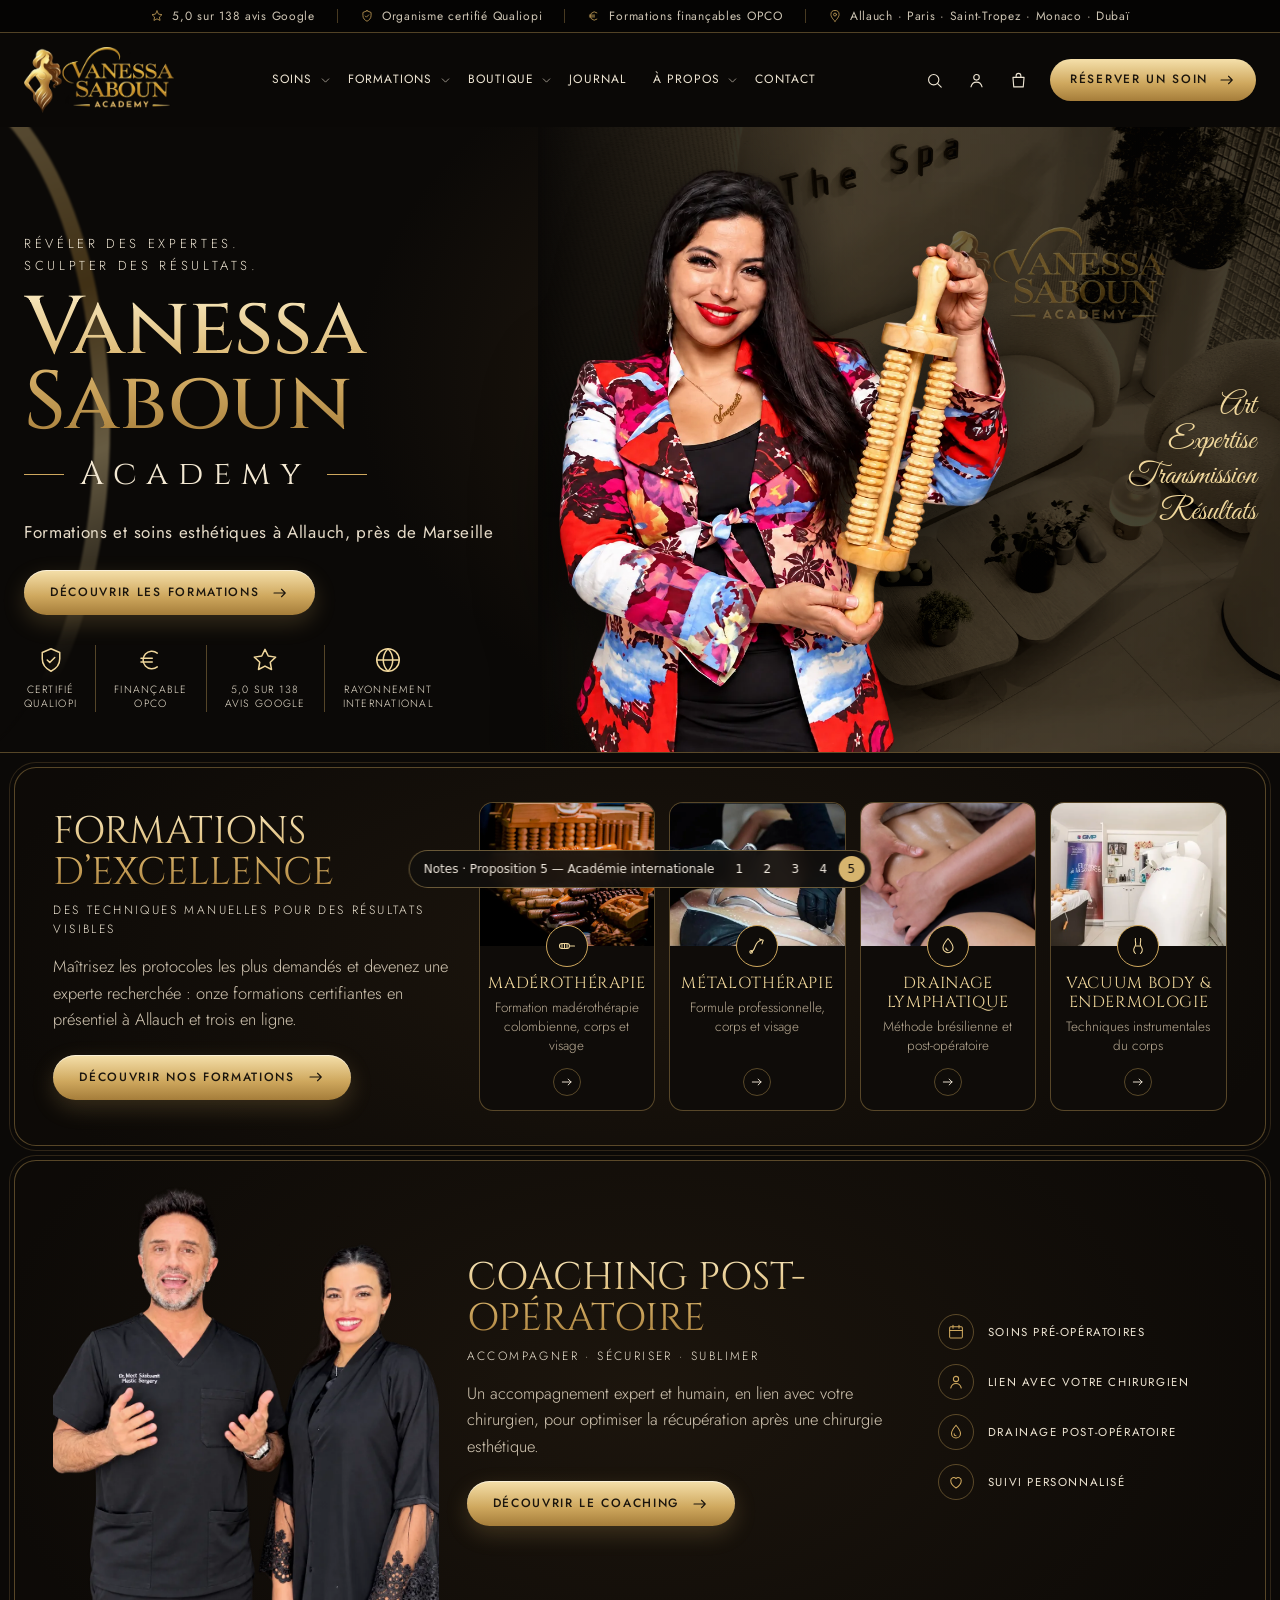
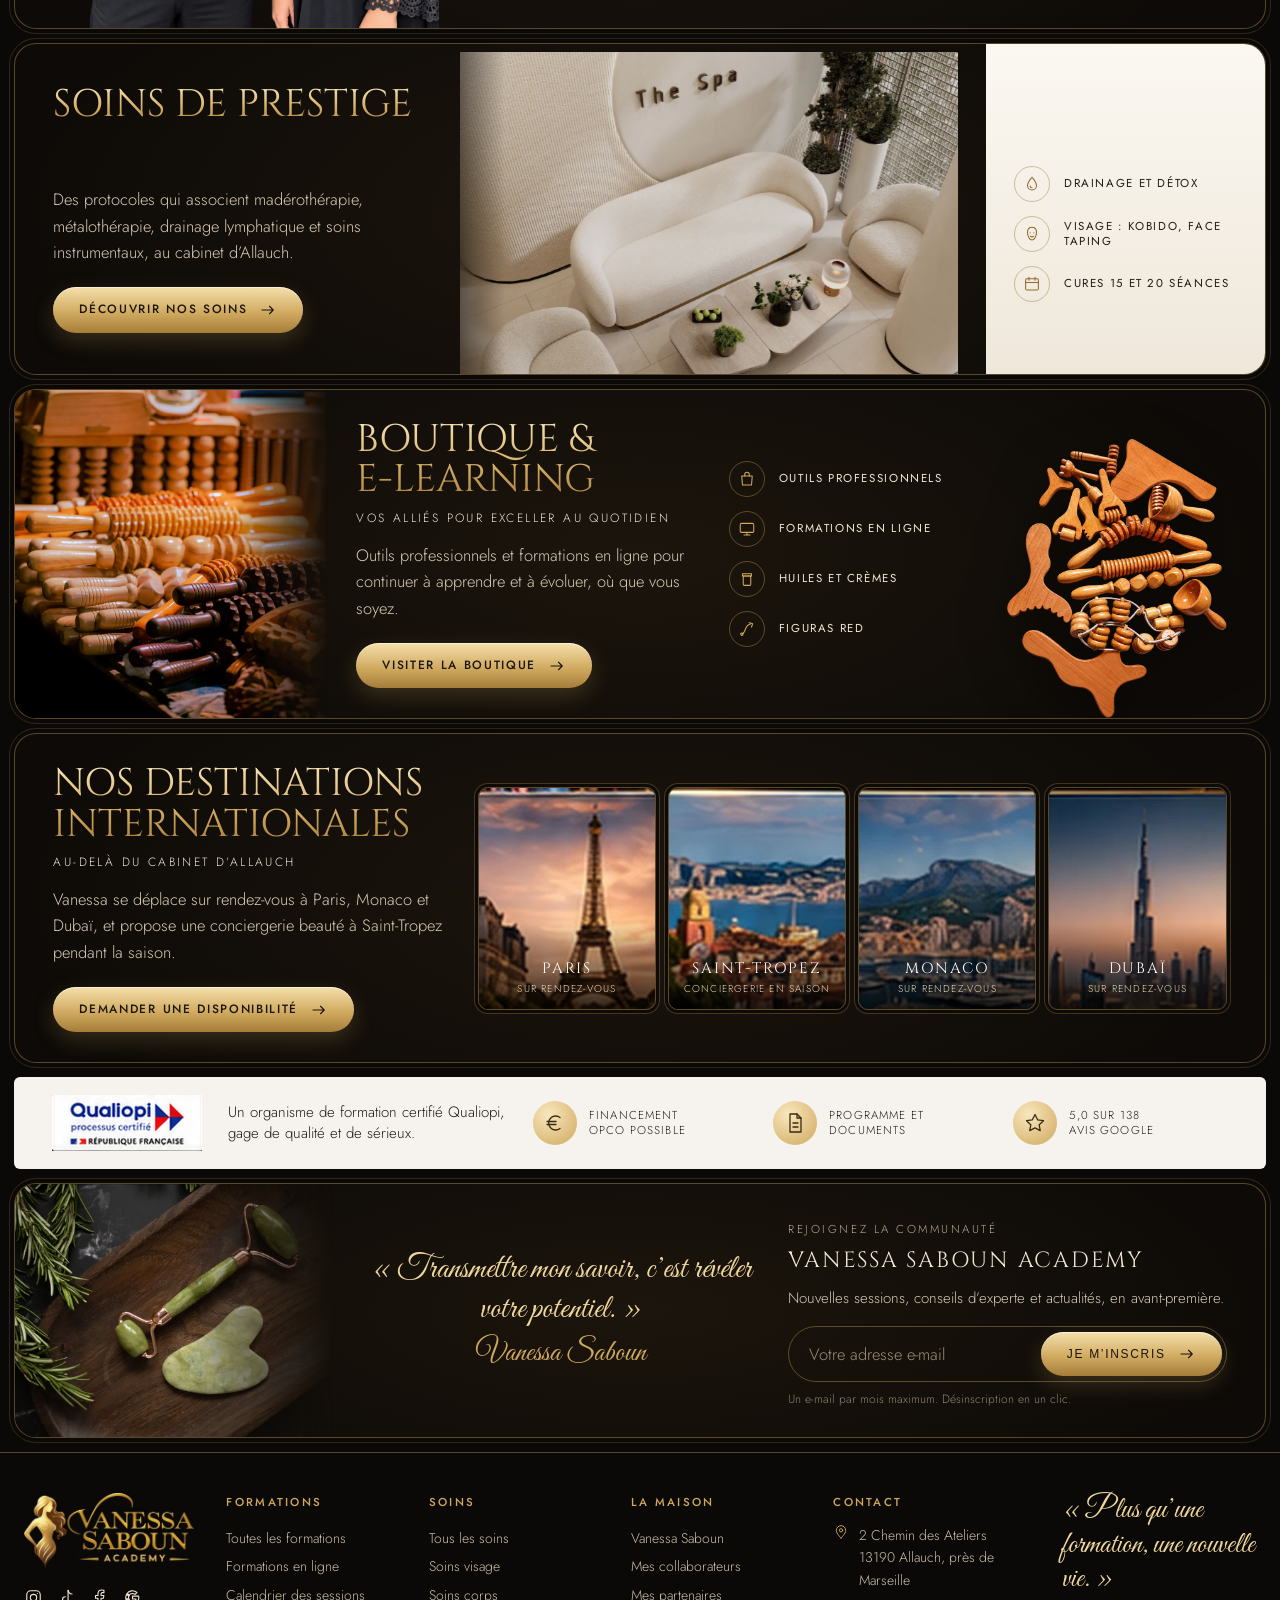
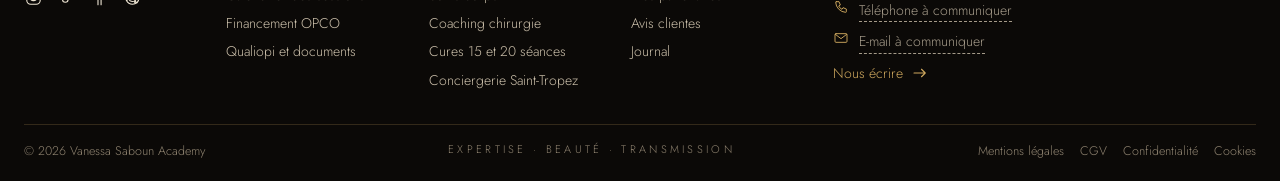
<file: p5.html>
<!doctype html>
<html lang="fr">
<head>
<meta charset="utf-8">
<meta name="viewport" content="width=device-width, initial-scale=1, viewport-fit=cover">
<title>Vanessa Saboun · Soins et formations esthétiques à Allauch</title>
<meta name="description" content="Madérothérapie, métalothérapie, drainage lymphatique brésilien et coaching chirurgie esthétique à Allauch, près de Marseille. Formations Qualiopi, OPCO.">
<link rel="canonical" href="https://vanessasaboun.fr/">
<meta name="theme-color" content="#0b0907">
<meta property="og:type" content="website"><meta property="og:locale" content="fr_FR">
<meta property="og:title" content="Vanessa Saboun · Soins et formations esthétiques à Allauch"><meta property="og:description" content="Madérothérapie, métalothérapie, drainage lymphatique brésilien et coaching chirurgie esthétique à Allauch, près de Marseille. Formations Qualiopi, OPCO.">
<meta property="og:url" content="https://vanessasaboun.fr/"><meta property="og:image" content="https://vanessasaboun.fr/wp-content/uploads/og-vanessa-saboun.jpg">
<link rel="preload" as="image" href="vanessa-saboun-portrait-outil-maderotherapie.webp">
<link rel="preconnect" href="https://fonts.googleapis.com"><link rel="preconnect" href="https://fonts.gstatic.com" crossorigin>
<link rel="stylesheet" href="https://fonts.googleapis.com/css2?family=Cinzel:wght@400;500;600&family=Cormorant+Garamond:ital,wght@0,500;1,400&family=Jost:wght@300;400;500&family=Great+Vibes&display=swap">
<link rel="stylesheet" href="shared.css">
<style>
/* Layout: each chapter sits in a gold-framed "case" (rounded panel inset from the page edge), like a jewellery box; one white certification strip breaks the rhythm */
:root{color-scheme:dark;
 --bg:#0b0907;--panel:#130f0b;--fg:#efe6d4;--muted:#b9ab94;--gold:#cfa85e;--gold-hi:#f0d79c;--gold-d:#8f6a2b;--paper:#f6f3ee;--ink:#231c14;
 --line:rgba(207,168,94,.38);
 --f-disp:"Cinzel","Trajan Pro",Georgia,serif;--f-ser:"Cormorant Garamond",Garamond,Georgia,serif;--f-body:"Jost","Avenir Next","Helvetica Neue",sans-serif;--f-script:"Great Vibes","Snell Roundhand",cursive;
 --hd-bg:rgba(11,9,7,.95);--hd-fg:#efe6d4;--acc:#cfa85e;--dd-bg:#120e0a;--dd-fg:#efe6d4;--cta-bg:linear-gradient(180deg,#f5e0ab,#cfa85e 58%,#a57d3a);--cta-fg:#1b150d;
 --m-bg:#0b0907;--m-fg:#efe6d4;--f-nav:"Jost",sans-serif}
body{font-family:var(--f-body);font-size:16.5px;line-height:1.6;font-weight:300}
.btn{display:inline-flex;align-items:center;gap:12px;border-radius:999px;padding:13px 26px;text-decoration:none;font-weight:500;font-size:12px;letter-spacing:.14em;text-transform:uppercase;
 background:var(--cta-bg);color:#1b150d;box-shadow:inset 0 1px 0 rgba(255,255,255,.55),0 8px 22px rgba(207,168,94,.22);transition:transform .25s,box-shadow .25s}
.btn:hover{transform:translateY(-2px);box-shadow:inset 0 1px 0 rgba(255,255,255,.55),0 12px 28px rgba(207,168,94,.34)}
.hd-nav>ul>li>a{font-size:12px;letter-spacing:.1em;text-transform:uppercase;font-weight:400}
.hd-cta{border-radius:999px;padding:11px 20px;font-size:12px;letter-spacing:.14em;text-transform:uppercase;font-weight:500}
.dd li a{font-family:var(--f-body)}
.h2{font-family:var(--f-disp);font-weight:400;font-size:clamp(28px,3vw,42px);line-height:1.05;text-transform:uppercase;text-wrap:balance;
 background:linear-gradient(180deg,#f7e5b8,#d4ae66 55%,#a77e3a);-webkit-background-clip:text;background-clip:text;color:transparent}
.sub{font-size:12px;letter-spacing:.2em;text-transform:uppercase;color:var(--fg);margin-top:8px}
.d{margin-top:14px;color:#d6cab6;max-width:48ch}
.btn-row{margin-top:22px}
.case{position:relative;margin:14px max(14px,env(safe-area-inset-right,0px)) 0 max(14px,env(safe-area-inset-left,0px));border-radius:22px;overflow:hidden;
 background:radial-gradient(70% 120% at 50% 50%,#1c150d,#0d0a07 75%);border:1px solid var(--line);box-shadow:0 0 0 4px #0b0907,0 0 0 5px rgba(207,168,94,.18)}
.case .in{display:grid;align-items:center;gap:28px;max-width:1320px;margin-inline:auto;padding-inline:clamp(18px,3vw,44px)}
.case .in>*,.fcards li,.dcards li{min-width:0}
.ilist{display:grid;gap:14px}
.ilist a{display:flex;align-items:center;gap:14px;text-decoration:none;font-size:11.5px;letter-spacing:.14em;text-transform:uppercase;font-weight:400;line-height:1.35}
.ilist .ic{width:36px;height:36px;padding:8px;border-radius:50%;border:1px solid var(--line);color:var(--gold);flex:none}
.ilist a:hover{color:var(--gold-hi)}.ilist a:hover .ic{border-color:var(--gold)}

/* HERO */
.hero{position:relative;overflow:hidden;background:radial-gradient(60% 90% at 70% 40%,#2d2113,#0b0907 70%);border-bottom:1px solid var(--line)}
.hero .wallimg{position:absolute;inset:0 0 0 42%}
.hero .wallimg img{width:100%;height:100%;object-fit:cover;filter:sepia(.7) saturate(1.3) brightness(.38) contrast(1.1)}
.hero .wallimg::after{content:"";position:absolute;inset:0;background:linear-gradient(90deg,#0b0907,rgba(11,9,7,.2) 40%,rgba(11,9,7,.35))}
.hero .wallsign{position:absolute;right:9%;top:16%;width:min(240px,18vw);opacity:.32}
.swirl{position:absolute;left:-250px;top:-60px;width:360px;height:720px;border-radius:50%;border:16px solid transparent;
 background:linear-gradient(#0b0907,#0b0907) padding-box,linear-gradient(160deg,#f6e2ae,#8f6a2b 40%,#f0d79c 60%,transparent 85%) border-box;opacity:.4;filter:blur(1px);pointer-events:none}
.hero-in{position:relative;display:grid;grid-template-columns:1.05fr 1fr .45fr;align-items:end;gap:16px;padding-top:40px}
.hero-copy{padding-bottom:40px}
.hero .eb{font-size:13px;letter-spacing:.28em;text-transform:uppercase;line-height:1.7}
.hero h1{margin-top:14px}
.hero h1 .n{display:block;font-family:var(--f-disp);font-weight:500;font-size:clamp(48px,6.4vw,92px);line-height:.92;
 background:linear-gradient(180deg,#f9e9bf,#d8b26a 50%,#a77e3a);-webkit-background-clip:text;background-clip:text;color:transparent}
.hero h1 .a{display:flex;align-items:center;gap:16px;font-family:var(--f-disp);font-weight:400;font-size:clamp(24px,2.6vw,36px);letter-spacing:.3em;color:#f3e8d2;margin-top:6px}
.hero h1 .a::before,.hero h1 .a::after{content:"";height:1px;width:40px;background:var(--gold)}
.hero h1 .s{display:block;font-family:var(--f-body);font-weight:400;font-size:17px;letter-spacing:.04em;color:#e6dbc8;margin-top:18px}
.hero .btn{margin-top:24px}
.feats{display:grid;grid-template-columns:repeat(4,auto);justify-content:start;margin-top:30px}
.feats a{display:flex;flex-direction:column;align-items:center;gap:8px;text-align:center;text-decoration:none;padding:0 18px;font-size:10.5px;letter-spacing:.12em;text-transform:uppercase;line-height:1.35}
.feats a:first-child{padding-left:0}
.feats a+a{border-left:1px solid var(--line)}
.feats .ic{width:30px;height:30px;color:var(--gold-hi)}
.hero-vis{align-self:end;display:flex;justify-content:center}
.hero-vis img{width:min(450px,100%);filter:drop-shadow(0 24px 40px rgba(0,0,0,.6))}
.hero-script{align-self:center;font-family:var(--f-script);font-size:clamp(28px,2.4vw,38px);line-height:1.15;color:var(--gold-hi);transform:rotate(-8deg);text-align:right}

/* FORMATIONS */
.c-spa .in,.c-shop .in,.c-nl .in{max-width:none}
.c-form .in{grid-template-columns:.85fr 1.6fr;padding-block:34px}
.fcards{display:grid;grid-template-columns:repeat(4,1fr);gap:14px}
.fcards li{display:flex}
.fc{flex:1;display:flex;flex-direction:column;text-decoration:none;border:1px solid var(--line);border-radius:14px;overflow:hidden;background:#0f0c09;transition:border-color .3s,transform .35s}
.fc:hover{border-color:var(--gold);transform:translateY(-3px)}
.fc .ph{aspect-ratio:1/0.82;overflow:hidden}
.fc .ph img{width:100%;height:100%;object-fit:cover;transition:transform .7s}
.fc:hover .ph img{transform:scale(1.05)}
.fc .bd{position:relative;padding:28px 12px 14px;text-align:center;display:flex;flex-direction:column;align-items:center;gap:6px;flex:1}
.fc .bdg{position:absolute;top:-21px;width:42px;height:42px;border-radius:50%;display:grid;place-items:center;background:#0f0c09;border:1px solid var(--gold);color:var(--gold-hi)}
.fc h3{font-family:var(--f-disp);font-weight:400;font-size:16px;letter-spacing:.04em;text-transform:uppercase;color:var(--gold-hi);line-height:1.2}
.fc p{font-size:13.5px;color:var(--muted);line-height:1.4;flex:1}
.fc .go{width:28px;height:28px;border-radius:50%;border:1px solid var(--line);display:grid;place-items:center;color:var(--fg);margin-top:6px}

/* COACHING */
.c-coach .in{grid-template-columns:1fr 1.15fr .75fr;padding-top:26px}
.c-coach .vis{align-self:end}.c-coach .vis img{width:100%;max-width:470px}
.c-coach .copy{padding-bottom:30px}

/* SOINS */
.c-spa .in{grid-template-columns:.95fr 1.25fr .7fr;padding-block:0;padding-right:0}
.c-spa .copy{padding-block:32px}
.c-spa .ph{align-self:stretch;position:relative;min-height:330px}
.c-spa .ph img{position:absolute;inset:0;width:100%;height:100%;object-fit:cover;-webkit-mask-image:linear-gradient(90deg,transparent,#000 14%);mask-image:linear-gradient(90deg,transparent,#000 14%)}
.c-spa .ivory{align-self:stretch;background:linear-gradient(180deg,#fbf8f2,#efe7da);color:var(--ink);padding:30px 28px;display:flex;align-items:center}
.c-spa .ivory .ilist a{color:var(--ink)}
.c-spa .ivory .ilist .ic{color:var(--gold-d);border-color:rgba(143,106,43,.4)}
.c-spa .ivory .ilist a:hover{color:var(--gold-d)}

/* BOUTIQUE */
.c-shop .in{grid-template-columns:1fr 1.1fr .8fr .7fr;padding-block:0;padding-left:0}
.c-shop .ph{align-self:stretch;position:relative;min-height:300px}
.c-shop .ph img{position:absolute;inset:0;width:100%;height:100%;object-fit:cover;-webkit-mask-image:linear-gradient(90deg,#000 70%,transparent);mask-image:linear-gradient(90deg,#000 70%,transparent)}
.c-shop .copy{padding-block:30px}
.c-shop .kit{align-self:end;padding-top:20px}
.c-shop .kit img{width:100%;max-width:220px;margin-inline:auto;filter:drop-shadow(0 14px 24px rgba(0,0,0,.5))}

/* DESTINATIONS */
.c-dst .in{grid-template-columns:.9fr 1.7fr;padding-block:30px}
.dcards{display:grid;grid-template-columns:repeat(4,1fr);gap:12px}
.dcards figure{position:relative;border:1px solid var(--line);border-radius:10px;overflow:hidden;aspect-ratio:4/5;box-shadow:0 0 0 3px #0d0a07,0 0 0 4px rgba(207,168,94,.25)}
.dcards img{width:100%;height:100%;object-fit:cover}
.dcards figcaption{position:absolute;inset:auto 0 0;padding:34px 6px 12px;text-align:center;background:linear-gradient(0deg,rgba(0,0,0,.8),transparent);font-family:var(--f-disp);font-size:15px;letter-spacing:.12em;color:#fff}
.dcards small{display:block;font-family:var(--f-body);font-size:10px;letter-spacing:.12em;text-transform:uppercase;color:#ead9b6}

/* QUALIOPI STRIP */
.qstrip{margin:14px max(14px,env(safe-area-inset-right,0px)) 0 max(14px,env(safe-area-inset-left,0px));background:var(--paper);color:var(--ink);border-radius:6px}
.qstrip .in{max-width:1320px;margin-inline:auto;display:grid;grid-template-columns:auto 1.3fr repeat(3,1fr);align-items:center;gap:26px;padding:18px clamp(18px,3vw,44px)}
.qstrip img{width:150px}
.qstrip p{font-size:15px;line-height:1.45}
.qstrip a.it{display:flex;align-items:center;gap:12px;text-decoration:none;font-size:11.5px;letter-spacing:.1em;text-transform:uppercase;line-height:1.35}
.qstrip .it .ic{width:44px;height:44px;padding:10px;border-radius:50%;background:radial-gradient(circle at 35% 30%,#f8e7bd,#cfa85e);color:#3b2a10;flex:none}

/* NEWSLETTER */
.c-nl .in{grid-template-columns:.8fr 1fr 1.1fr;padding:0 clamp(18px,3vw,44px) 0 0}
.c-nl .ph{align-self:stretch;position:relative;min-height:220px}
.c-nl .ph img{position:absolute;inset:0;width:100%;height:100%;object-fit:cover;-webkit-mask-image:linear-gradient(90deg,#000 55%,transparent);mask-image:linear-gradient(90deg,#000 55%,transparent)}
.c-nl blockquote{margin:0;font-family:var(--f-script);font-size:clamp(28px,2.6vw,38px);line-height:1.2;color:var(--gold-hi);text-align:center}
.c-nl blockquote cite{display:block;font-size:.9em;font-style:normal;color:var(--gold);margin-top:6px}
.c-nl .nl{padding-block:28px}
.c-nl .k{font-size:11.5px;letter-spacing:.22em;text-transform:uppercase;color:var(--muted)}
.c-nl h2{font-family:var(--f-disp);font-weight:400;font-size:22px;letter-spacing:.08em;text-transform:uppercase;color:var(--fg);margin-top:4px}
.c-nl p{color:#d6cab6;font-size:15px;margin-top:8px}
.c-nl form{display:flex;align-items:center;gap:0;margin-top:16px;border:1px solid var(--line);border-radius:999px;padding:4px}
.c-nl label{position:absolute;left:-999px}
.c-nl input{flex:1;min-width:0;background:transparent;border:0;padding:10px 16px;font:inherit;color:var(--fg)}
.c-nl input::placeholder{color:#9c8f7b}
.c-nl button{border:0;cursor:pointer}
.c-nl small{display:block;color:#8f8370;font-size:12px;margin-top:8px}

/* FOOTER */
.ft{margin-top:14px;border-top:1px solid var(--line);padding-block:40px 20px;font-size:14px;background:#0b0907}
.ft-in{display:grid;grid-template-columns:1fr 1fr 1fr 1fr 1.15fr 1.1fr;gap:26px}
.ft .logo img{width:170px}
.f-h{font-weight:500;font-size:11.5px;letter-spacing:.2em;text-transform:uppercase;color:var(--gold);margin-bottom:12px}
.f-col li a{display:block;padding:3px 0;text-decoration:none;color:#cbbfaa}.f-col li a:hover{color:var(--gold-hi)}
.f-contact address p{display:flex;gap:10px;margin-bottom:8px;color:#cbbfaa}.f-contact .ic{color:var(--gold)}
.f-link{display:inline-flex;gap:8px;align-items:center;color:var(--gold);text-decoration:none}
.soc{display:flex;gap:14px;margin-top:16px}.soc a{color:var(--fg)}.soc a:hover{color:var(--gold)}
.ft-q{font-family:var(--f-script);font-size:30px;line-height:1.15;color:var(--gold-hi)}
.ft-bot{display:flex;justify-content:space-between;flex-wrap:wrap;gap:12px;margin-top:30px;padding-top:16px;border-top:1px solid rgba(207,168,94,.2);color:#8f8370;font-size:12.5px}
.ft-motto{letter-spacing:.3em;text-transform:uppercase;font-size:11px}
.legal{display:flex;gap:16px;flex-wrap:wrap}.legal a{text-decoration:none}.legal a:hover{color:var(--gold)}

@media (max-width:1180px){
 .hero-in{grid-template-columns:1.1fr 1fr}.hero-script{display:none}
 .c-form .in,.c-dst .in{grid-template-columns:1fr}
 .c-coach .in{grid-template-columns:1fr 1fr}.c-coach .ilist{grid-column:1/-1;grid-template-columns:1fr 1fr;padding-bottom:30px}
 .c-spa .in{grid-template-columns:1fr 1fr}.c-spa .ivory{grid-column:1/-1}.c-spa .ivory .ilist{grid-template-columns:1fr 1fr;width:100%}
 .c-shop .in{grid-template-columns:1fr 1fr}.c-shop .ilist{padding:0 0 30px clamp(18px,3vw,44px)}.c-shop .kit{padding-bottom:20px}
 .qstrip .in{grid-template-columns:auto 1fr}.qstrip a.it{grid-column:auto}
 .c-nl .in{grid-template-columns:.7fr 1.3fr}.c-nl .nl{grid-column:1/-1;padding-left:clamp(18px,3vw,44px)}
 .ft-in{grid-template-columns:repeat(3,1fr)}
}
@media (max-width:760px){
 body{font-size:16px}
 .case{border-radius:16px;margin-inline:max(8px,env(safe-area-inset-left,0px)) max(8px,env(safe-area-inset-right,0px))}
 .hero .wallimg{inset:auto 0 0 0;height:420px}
 .hero .wallsign{display:none}
 .hero-in{grid-template-columns:1fr;padding-top:28px}
 .hero-copy{padding-bottom:0}
 .hero-vis img{width:min(330px,82%)}
 .feats{grid-template-columns:1fr 1fr;row-gap:18px}
 .feats a:nth-child(3){border-left:0;padding-left:0}
 .fcards{grid-template-columns:1fr 1fr;gap:10px}
 .fc h3{font-size:13.5px;overflow-wrap:anywhere}.fc p{font-size:12.5px}
 .c-nl form .btn{padding:11px 14px;font-size:11px}
 .c-coach .in,.c-spa .in,.c-shop .in{grid-template-columns:1fr}
 .c-coach .vis{order:-1}.c-coach .vis img{margin-inline:auto;max-width:320px}
 .c-coach .ilist,.c-spa .ivory .ilist{grid-template-columns:1fr}
 .c-spa .in{padding-right:0;padding-left:0}.c-spa .copy{padding:26px clamp(18px,3vw,44px) 10px}
 .c-spa .ph{min-height:230px;order:-1}.c-spa .ph img{-webkit-mask-image:none;mask-image:none}
 .c-shop .ph{min-height:220px}.c-shop .ph img{-webkit-mask-image:linear-gradient(0deg,transparent,#000 30%);mask-image:linear-gradient(0deg,transparent,#000 30%)}
 .c-shop .copy,.c-shop .ilist,.c-shop .kit{padding-left:clamp(18px,3vw,44px);padding-right:clamp(18px,3vw,44px)}
 .c-shop .copy{padding-block:0}
 .dcards{grid-template-columns:1fr 1fr}
 .qstrip .in{grid-template-columns:1fr}
 .c-nl .in{grid-template-columns:1fr;padding:0}
 .c-nl .ph{min-height:200px}.c-nl blockquote{padding-inline:18px}
 .c-nl .nl{padding-right:clamp(18px,3vw,44px)}
 .ft-in{grid-template-columns:1fr 1fr}.ft-brand{grid-column:1/-1}
}
</style>
<script type="application/ld+json">{"@context":"https://schema.org","@graph":[
{"@type":"WebSite","@id":"https://vanessasaboun.fr/#website","url":"https://vanessasaboun.fr/","name":"Vanessa Saboun Academy","inLanguage":"fr-FR"},
{"@type":"BeautySalon","@id":"https://vanessasaboun.fr/#business","name":"Vanessa Saboun","url":"https://vanessasaboun.fr/",
"logo":"https://vanessasaboun.fr/wp-content/uploads/logo-vanessa-saboun-academy.webp",
"address":{"@type":"PostalAddress","streetAddress":"2 Chemin des Ateliers","postalCode":"13190","addressLocality":"Allauch","addressCountry":"FR"},
"areaServed":["Allauch","Marseille","Paris","Saint-Tropez","Monaco","Dubaï"],"founder":{"@id":"https://vanessasaboun.fr/#vanessa"}},
{"@type":"Person","@id":"https://vanessasaboun.fr/#vanessa","name":"Vanessa Saboun","jobTitle":"Praticienne et formatrice en soins esthétiques","url":"https://vanessasaboun.fr/a-propos/"}]}</script>
</head>
<body class="p5">
<a class="skip" href="#contenu">Aller au contenu</a>
<div class="topbar" aria-label="Informations clés"><div class="tb-track"><div class="tb-set"><a href="/avis/"><svg class="ic" width="14" height="14" viewBox="0 0 24 24" fill="none" stroke="currentColor" stroke-width="1.5" stroke-linecap="round" stroke-linejoin="round" aria-hidden="true" focusable="false"><path d="M12 3.5l2.6 5.3 5.9.9-4.3 4.1 1 5.8L12 16.9l-5.2 2.7 1-5.8-4.3-4.1 5.9-.9L12 3.5z"/></svg><span>5,0 sur 138 avis Google</span></a><a href="/qualiopi/"><svg class="ic" width="14" height="14" viewBox="0 0 24 24" fill="none" stroke="currentColor" stroke-width="1.5" stroke-linecap="round" stroke-linejoin="round" aria-hidden="true" focusable="false"><path d="M12 3l7 3v5c0 5-3 8-7 10-4-2-7-5-7-10V6l7-3z"/><path d="M9 12l2 2 4-4"/></svg><span>Organisme certifié Qualiopi</span></a><a href="/financement-opco/"><svg class="ic" width="14" height="14" viewBox="0 0 24 24" fill="none" stroke="currentColor" stroke-width="1.5" stroke-linecap="round" stroke-linejoin="round" aria-hidden="true" focusable="false"><path d="M17 6.5A7 7 0 1 0 17 17.5"/><path d="M4 10.5h9M4 13.5h9"/></svg><span>Formations finançables OPCO</span></a><a href="/contact/"><svg class="ic" width="14" height="14" viewBox="0 0 24 24" fill="none" stroke="currentColor" stroke-width="1.5" stroke-linecap="round" stroke-linejoin="round" aria-hidden="true" focusable="false"><path d="M12 21s-7-6.2-7-11.5a7 7 0 0 1 14 0C19 14.8 12 21 12 21z"/><circle cx="12" cy="9.5" r="2.5"/></svg><span>Allauch · Paris · Saint-Tropez · Monaco · Dubaï</span></a></div><div class="tb-set" aria-hidden="true"><a href="/avis/"><svg class="ic" width="14" height="14" viewBox="0 0 24 24" fill="none" stroke="currentColor" stroke-width="1.5" stroke-linecap="round" stroke-linejoin="round" aria-hidden="true" focusable="false"><path d="M12 3.5l2.6 5.3 5.9.9-4.3 4.1 1 5.8L12 16.9l-5.2 2.7 1-5.8-4.3-4.1 5.9-.9L12 3.5z"/></svg><span>5,0 sur 138 avis Google</span></a><a href="/qualiopi/"><svg class="ic" width="14" height="14" viewBox="0 0 24 24" fill="none" stroke="currentColor" stroke-width="1.5" stroke-linecap="round" stroke-linejoin="round" aria-hidden="true" focusable="false"><path d="M12 3l7 3v5c0 5-3 8-7 10-4-2-7-5-7-10V6l7-3z"/><path d="M9 12l2 2 4-4"/></svg><span>Organisme certifié Qualiopi</span></a><a href="/financement-opco/"><svg class="ic" width="14" height="14" viewBox="0 0 24 24" fill="none" stroke="currentColor" stroke-width="1.5" stroke-linecap="round" stroke-linejoin="round" aria-hidden="true" focusable="false"><path d="M17 6.5A7 7 0 1 0 17 17.5"/><path d="M4 10.5h9M4 13.5h9"/></svg><span>Formations finançables OPCO</span></a><a href="/contact/"><svg class="ic" width="14" height="14" viewBox="0 0 24 24" fill="none" stroke="currentColor" stroke-width="1.5" stroke-linecap="round" stroke-linejoin="round" aria-hidden="true" focusable="false"><path d="M12 21s-7-6.2-7-11.5a7 7 0 0 1 14 0C19 14.8 12 21 12 21z"/><circle cx="12" cy="9.5" r="2.5"/></svg><span>Allauch · Paris · Saint-Tropez · Monaco · Dubaï</span></a></div></div></div><header class="hd"><div class="hd-in">
<a class="logo" href="/" aria-label="Vanessa Saboun Academy, accueil"><img src="logo-vanessa-saboun-academy.webp" width="170" height="75" alt="Vanessa Saboun Academy"></a>
<nav class="hd-nav" aria-label="Navigation principale"><ul><li class="has-dd" data-key="s"><a class="nv" href="/soins/">Soins</a><button class="dd-btn" type="button" aria-expanded="false" aria-controls="mega-s" aria-label="Sous-menu Soins"><svg class="ic" width="13" height="13" viewBox="0 0 24 24" fill="none" stroke="currentColor" stroke-width="1.6" stroke-linecap="round" stroke-linejoin="round" aria-hidden="true" focusable="false"><path d="M6 9l6 6 6-6"/></svg></button><div class="mega" id="mega-s" role="region" aria-label="Soins"><div class="mega-in">
<div class="mega-cols"><div class="mg" style="--i:1"><p class="mg-h"><i>01</i>Visage</p><ul><li><a href="/soins/drainage-lymphatique-bresilien-visage/" data-img="m-visage" data-cap="Drainage lymphatique brésilien"><span>Drainage lymphatique brésilien</span></a></li><li><a href="/soins/maderotherapie-colombienne-visage/" data-img="m-outils" data-cap="Madérothérapie colombienne"><span>Madérothérapie colombienne</span></a></li><li><a href="/soins/metalotherapie-colombienne-visage/" data-img="m-metal" data-cap="Métalothérapie colombienne"><span>Métalothérapie colombienne</span></a></li><li><a href="/soins/face-taping/" data-img="m-visage" data-cap="Face taping"><span>Face taping</span></a></li><li><a href="/soins/kobido/" data-img="m-visage" data-cap="Kobido"><span>Kobido</span></a></li></ul></div><div class="mg" style="--i:2"><p class="mg-h"><i>02</i>Corps</p><ul><li><a href="/soins/drainage-lymphatique-bresilien-corps/" data-img="m-drainage" data-cap="Drainage lymphatique brésilien"><span>Drainage lymphatique brésilien</span></a></li><li><a href="/soins/maderotherapie-colombienne-corps/" data-img="m-outils" data-cap="Madérothérapie colombienne"><span>Madérothérapie colombienne</span></a></li><li><a href="/soins/metalotherapie-colombienne-corps/" data-img="m-metal" data-cap="Métalothérapie colombienne"><span>Métalothérapie colombienne</span></a></li><li><a href="/soins/vacuum-body/" data-img="m-cabinet" data-cap="Vacuum body"><span>Vacuum body</span></a></li><li><a href="/soins/endermologie/" data-img="m-cabinet" data-cap="Endermologie"><span>Endermologie</span></a></li></ul></div><div class="mg" style="--i:3"><p class="mg-h"><i>03</i>Avant et après chirurgie</p><ul><li><a href="/coaching-chirurgie-esthetique-et-post-operatoire/" data-img="m-duo" data-cap="Coaching chirurgie esthétique"><span>Coaching chirurgie esthétique</span></a></li><li><a href="/soins/drainage-lymphatique-post-operatoire/" data-img="m-drainage" data-cap="Drainage lymphatique post-opératoire"><span>Drainage lymphatique post-opératoire</span></a></li></ul></div><div class="mg" style="--i:4"><p class="mg-h"><i>04</i>Formules</p><ul><li><a href="/soins/cures/" data-img="m-spa" data-cap="Cures 15 et 20 séances"><span>Cures 15 et 20 séances</span></a></li><li><a href="/conciergerie-beaute-saint-tropez/" data-img="m-spa" data-cap="Conciergerie Saint-Tropez"><span>Conciergerie Saint-Tropez</span></a></li></ul></div><a class="mega-all" href="/soins/" style="--i:5">Tous les soins <svg class="ic ar" width="18" height="18" viewBox="0 0 24 24" fill="none" stroke="currentColor" stroke-width="1.5" stroke-linecap="round" stroke-linejoin="round" aria-hidden="true" focusable="false"><path d="M4 12h15M14 7l5 5-5 5"/></svg></a></div>
<aside class="mega-fx"><div class="fx-img"><img src="m-drainage.webp" data-default="m-drainage" width="560" height="420" alt="" loading="lazy"><img class="fx-b" src="m-drainage.webp" width="560" height="420" alt="" loading="lazy"></div>
<p class="fx-k" data-default="Réserver en ligne">Réserver en ligne</p><p class="fx-t">Choisissez votre soin, votre lieu et votre créneau.</p><a class="fx-cta" href="/reservation-soins/">Réserver un soin <svg class="ic ar" width="18" height="18" viewBox="0 0 24 24" fill="none" stroke="currentColor" stroke-width="1.5" stroke-linecap="round" stroke-linejoin="round" aria-hidden="true" focusable="false"><path d="M4 12h15M14 7l5 5-5 5"/></svg></a></aside>
</div></div></li><li class="has-dd" data-key="f"><a class="nv" href="/formations/">Formations</a><button class="dd-btn" type="button" aria-expanded="false" aria-controls="mega-f" aria-label="Sous-menu Formations"><svg class="ic" width="13" height="13" viewBox="0 0 24 24" fill="none" stroke="currentColor" stroke-width="1.6" stroke-linecap="round" stroke-linejoin="round" aria-hidden="true" focusable="false"><path d="M6 9l6 6 6-6"/></svg></button><div class="mega" id="mega-f" role="region" aria-label="Formations"><div class="mega-in">
<div class="mega-cols"><div class="mg" style="--i:1"><p class="mg-h"><i>01</i>Corps</p><ul><li><a href="/drainage-lymphatique-corps-bresilien/" data-img="m-drainage" data-cap="Drainage lymphatique corps brésilien"><span>Drainage lymphatique corps brésilien</span></a></li><li><a href="/maderotherapie-colombienne-corps/" data-img="m-outils" data-cap="Madérothérapie colombienne corps"><span>Madérothérapie colombienne corps</span></a></li><li><a href="/metalotherapie-colombienne-corps-formule-professionnelle/" data-img="m-metal" data-cap="Métalothérapie colombienne corps"><span>Métalothérapie colombienne corps</span></a></li><li><a href="/vacuum-body/" data-img="m-cabinet" data-cap="Vacuum body"><span>Vacuum body</span></a></li><li><a href="/endermologie/" data-img="m-cabinet" data-cap="Endermologie"><span>Endermologie</span></a></li></ul></div><div class="mg" style="--i:2"><p class="mg-h"><i>02</i>Visage</p><ul><li><a href="/drainage-lymphatique-visage-bresilien/" data-img="m-visage" data-cap="Drainage lymphatique visage brésilien"><span>Drainage lymphatique visage brésilien</span></a></li><li><a href="/maderotherapie-colombienne-visage/" data-img="m-outils" data-cap="Madérothérapie colombienne visage"><span>Madérothérapie colombienne visage</span></a></li><li><a href="/metalotherapie-colombienne-visage-formule-professionnelle/" data-img="m-metal" data-cap="Métalothérapie colombienne visage"><span>Métalothérapie colombienne visage</span></a></li><li><a href="/face-taping/" data-img="m-visage" data-cap="Face taping"><span>Face taping</span></a></li></ul></div><div class="mg" style="--i:3"><p class="mg-h"><i>03</i>Post-opératoire</p><ul><li><a href="/drainage-lymphatique-post-operatoire/" data-img="m-duo" data-cap="Drainage lymphatique post-opératoire"><span>Drainage lymphatique post-opératoire</span></a></li><li><a href="/soins-pre-et-post-operatoire/" data-img="m-duo" data-cap="Soins pré et post-opératoires"><span>Soins pré et post-opératoires</span></a></li></ul></div><div class="mg" style="--i:4"><p class="mg-h"><i>04</i>S’informer</p><ul><li><a href="/formations/en-ligne/" data-img="m-enligne" data-cap="Formations en ligne"><span>Formations en ligne</span></a></li><li><a href="/calendrier-des-sessions/" data-img="m-academy" data-cap="Calendrier des sessions"><span>Calendrier des sessions</span></a></li><li><a href="/financement-opco/" data-img="m-academy" data-cap="Financement OPCO"><span>Financement OPCO</span></a></li><li><a href="/qualiopi/" data-img="m-academy" data-cap="Qualiopi et documents"><span>Qualiopi et documents</span></a></li></ul></div><div class="mg" style="--i:5"><p class="mg-h"><i>05</i>Documents</p><ul><li><a href="https://vanessasaboun.fr/wp-content/uploads/2025/01/3-9-1-Livret-daccueil.pdf" data-img="m-academy" data-cap="Livret d’accueil" target="_blank" rel="noopener"><span>Livret d’accueil</span></a></li><li><a href="https://vanessasaboun.fr/wp-content/uploads/2025/01/reglement_interieur_.pdf" data-img="m-academy" data-cap="Règlement intérieur" target="_blank" rel="noopener"><span>Règlement intérieur</span></a></li><li><a href="https://vanessasaboun.fr/wp-content/uploads/2025/01/Qualiopi-RNQ-4511-225-DS-02-1-1-2.pdf" data-img="m-academy" data-cap="Certificat Qualiopi" target="_blank" rel="noopener"><span>Certificat Qualiopi</span></a></li></ul></div><a class="mega-all" href="/formations/" style="--i:6">Toutes les formations <svg class="ic ar" width="18" height="18" viewBox="0 0 24 24" fill="none" stroke="currentColor" stroke-width="1.5" stroke-linecap="round" stroke-linejoin="round" aria-hidden="true" focusable="false"><path d="M4 12h15M14 7l5 5-5 5"/></svg></a></div>
<aside class="mega-fx"><div class="fx-img"><img src="m-trainer.webp" data-default="m-trainer" width="560" height="420" alt="" loading="lazy"><img class="fx-b" src="m-trainer.webp" width="560" height="420" alt="" loading="lazy"></div>
<p class="fx-k" data-default="Qualiopi · Finançable OPCO">Qualiopi · Finançable OPCO</p><p class="fx-t">Onze formations certifiantes en présentiel à Allauch, et trois formations en ligne.</p><a class="fx-cta" href="/formations/">Voir toutes les formations <svg class="ic ar" width="18" height="18" viewBox="0 0 24 24" fill="none" stroke="currentColor" stroke-width="1.5" stroke-linecap="round" stroke-linejoin="round" aria-hidden="true" focusable="false"><path d="M4 12h15M14 7l5 5-5 5"/></svg></a></aside>
</div></div></li><li class="has-dd" data-key="b"><a class="nv" href="/boutique/">Boutique</a><button class="dd-btn" type="button" aria-expanded="false" aria-controls="mega-b" aria-label="Sous-menu Boutique"><svg class="ic" width="13" height="13" viewBox="0 0 24 24" fill="none" stroke="currentColor" stroke-width="1.6" stroke-linecap="round" stroke-linejoin="round" aria-hidden="true" focusable="false"><path d="M6 9l6 6 6-6"/></svg></button><div class="mega" id="mega-b" role="region" aria-label="Boutique"><div class="mega-in">
<div class="mega-cols"><div class="mg" style="--i:1"><p class="mg-h"><i>01</i>Catégories</p><ul><li><a href="/categorie-produit/maderotherapie/" data-img="m-copa" data-cap="Madérothérapie"><span>Madérothérapie</span></a></li><li><a href="/categorie-produit/metalotherapie/" data-img="m-metal" data-cap="Métalothérapie"><span>Métalothérapie</span></a></li><li><a href="/categorie-produit/huiles-et-cremes/" data-img="m-brosses" data-cap="Huiles et crèmes"><span>Huiles et crèmes</span></a></li><li><a href="/categorie-produit/formation-maderotherapie-en-ligne/" data-img="m-enligne" data-cap="Formations en ligne"><span>Formations en ligne</span></a></li><li><a href="/categorie-produit/cure/" data-img="m-spa" data-cap="Cures"><span>Cures</span></a></li></ul></div><div class="mg" style="--i:2"><p class="mg-h"><i>02</i>Meilleures ventes</p><ul><li><a href="/boutique/kit-maderotherapie-corps-10-pieces/" data-img="m-kit" data-cap="Kit madérothérapie corps 10 pièces"><span>Kit madérothérapie corps 10 pièces</span></a></li><li><a href="/boutique/kit-metalotherapie-corps-et-visage-figuras-red/" data-img="m-metal" data-cap="Kit métalothérapie corps et visage"><span>Kit métalothérapie corps et visage</span></a></li><li><a href="/boutique/figuras-red-creme-reductrice-1-kg/" data-img="m-brosses" data-cap="Crème réductrice 1 kg"><span>Crème réductrice 1 kg</span></a></li></ul></div><div class="mg" style="--i:3"><p class="mg-h"><i>03</i>Mon compte</p><ul><li><a href="/mon-compte/" data-img="m-kit" data-cap="Connexion"><span>Connexion</span></a></li><li><a href="/panier/" data-img="m-kit" data-cap="Panier"><span>Panier</span></a></li></ul></div><a class="mega-all" href="/boutique/" style="--i:4">Toute la boutique <svg class="ic ar" width="18" height="18" viewBox="0 0 24 24" fill="none" stroke="currentColor" stroke-width="1.5" stroke-linecap="round" stroke-linejoin="round" aria-hidden="true" focusable="false"><path d="M4 12h15M14 7l5 5-5 5"/></svg></a></div>
<aside class="mega-fx"><div class="fx-img"><img src="m-kit.webp" data-default="m-kit" width="560" height="420" alt="" loading="lazy"><img class="fx-b" src="m-kit.webp" width="560" height="420" alt="" loading="lazy"></div>
<p class="fx-k" data-default="Les outils du geste">Les outils du geste</p><p class="fx-t">Bois, métal Figuras Red, crèmes professionnelles et formations en ligne.</p><a class="fx-cta" href="/boutique/">Toute la boutique <svg class="ic ar" width="18" height="18" viewBox="0 0 24 24" fill="none" stroke="currentColor" stroke-width="1.5" stroke-linecap="round" stroke-linejoin="round" aria-hidden="true" focusable="false"><path d="M4 12h15M14 7l5 5-5 5"/></svg></a></aside>
</div></div></li><li><a class="nv" href="/blog/">Journal</a></li><li class="has-dd" data-key="a"><a class="nv" href="/a-propos/">À propos</a><button class="dd-btn" type="button" aria-expanded="false" aria-controls="mega-a" aria-label="Sous-menu À propos"><svg class="ic" width="13" height="13" viewBox="0 0 24 24" fill="none" stroke="currentColor" stroke-width="1.6" stroke-linecap="round" stroke-linejoin="round" aria-hidden="true" focusable="false"><path d="M6 9l6 6 6-6"/></svg></button><div class="mega" id="mega-a" role="region" aria-label="À propos"><div class="mega-in">
<div class="mega-cols"><div class="mg" style="--i:1"><p class="mg-h"><i>01</i>La maison</p><ul><li><a href="/a-propos/" data-img="m-portrait" data-cap="Vanessa Saboun"><span>Vanessa Saboun</span></a></li><li><a href="/mes-collaborateurs/" data-img="m-duo" data-cap="Mes collaborateurs"><span>Mes collaborateurs</span></a></li><li><a href="/mes-partenaires/" data-img="m-metal" data-cap="Mes partenaires"><span>Mes partenaires</span></a></li><li><a href="/avis/" data-img="m-academy" data-cap="Avis clientes"><span>Avis clientes</span></a></li></ul></div><div class="mg" style="--i:2"><p class="mg-h"><i>02</i>Le journal</p><ul><li><a href="/blog/" data-img="m-visage" data-cap="Tous les articles"><span>Tous les articles</span></a></li><li><a href="/category/drainage/" data-img="m-drainage" data-cap="Drainage"><span>Drainage</span></a></li></ul></div><div class="mg" style="--i:3"><p class="mg-h"><i>03</i>Nous joindre</p><ul><li><a href="/contact/" data-img="m-cabinet" data-cap="Contact"><span>Contact</span></a></li></ul></div><a class="mega-all" href="/a-propos/" style="--i:4">Vanessa Saboun <svg class="ic ar" width="18" height="18" viewBox="0 0 24 24" fill="none" stroke="currentColor" stroke-width="1.5" stroke-linecap="round" stroke-linejoin="round" aria-hidden="true" focusable="false"><path d="M4 12h15M14 7l5 5-5 5"/></svg></a></div>
<aside class="mega-fx"><div class="fx-img"><img src="m-portrait.webp" data-default="m-portrait" width="560" height="420" alt="" loading="lazy"><img class="fx-b" src="m-portrait.webp" width="560" height="420" alt="" loading="lazy"></div>
<p class="fx-k" data-default="5,0 sur 138 avis Google">5,0 sur 138 avis Google</p><p class="fx-t">★★★★★ Ce que disent les clientes et les élèves de Vanessa.</p><a class="fx-cta" href="/avis/">Lire les avis <svg class="ic ar" width="18" height="18" viewBox="0 0 24 24" fill="none" stroke="currentColor" stroke-width="1.5" stroke-linecap="round" stroke-linejoin="round" aria-hidden="true" focusable="false"><path d="M4 12h15M14 7l5 5-5 5"/></svg></a></aside>
</div></div></li><li><a class="nv" href="/contact/">Contact</a></li></ul></nav>
<div class="hd-act">
<button class="icon-btn hd-ico js-search" type="button" aria-label="Rechercher"><svg class="ic" width="19" height="19" viewBox="0 0 24 24" fill="none" stroke="currentColor" stroke-width="1.4" stroke-linecap="round" stroke-linejoin="round" aria-hidden="true" focusable="false"><circle cx="11" cy="11" r="6.5"/><path d="M16 16l4.5 4.5"/></svg></button>
<a class="icon-btn hd-ico hd-acc" href="/mon-compte/" aria-label="Mon compte"><svg class="ic" width="19" height="19" viewBox="0 0 24 24" fill="none" stroke="currentColor" stroke-width="1.4" stroke-linecap="round" stroke-linejoin="round" aria-hidden="true" focusable="false"><circle cx="12" cy="8" r="3.5"/><path d="M5 20c1-4 4-6 7-6s6 2 7 6"/></svg></a>
<a class="icon-btn hd-ico hd-cart" href="/panier/" aria-label="Panier"><svg class="ic" width="19" height="19" viewBox="0 0 24 24" fill="none" stroke="currentColor" stroke-width="1.4" stroke-linecap="round" stroke-linejoin="round" aria-hidden="true" focusable="false"><path d="M5 8h14l-1 12H6L5 8z"/><path d="M9 8V6a3 3 0 0 1 6 0v2"/></svg></a>
<a class="hd-cta" href="/reservation-soins/"><span>Réserver un soin</span> <svg class="ic ar" width="18" height="18" viewBox="0 0 24 24" fill="none" stroke="currentColor" stroke-width="1.5" stroke-linecap="round" stroke-linejoin="round" aria-hidden="true" focusable="false"><path d="M4 12h15M14 7l5 5-5 5"/></svg></a>
<button class="burger" type="button" aria-label="Ouvrir le menu" aria-expanded="false" aria-controls="mnav"><span></span><span></span><span></span></button></div>
</div></header>
<main id="contenu">
<section class="hero" aria-labelledby="h1">
 <div class="wallimg"><img src="ambiance-salon-soins.webp" width="1600" height="1132" alt="" fetchpriority="high" decoding="async"></div>
 <img class="wallsign" src="logo-vanessa-saboun-academy.webp" width="720" height="317" alt="">
 <span class="swirl" aria-hidden="true"></span>
 <div class="wrap hero-in">
  <div class="hero-copy">
   <p class="eb">Révéler des expertes.<br>Sculpter des résultats.</p>
   <h1 id="h1"><span class="n">Vanessa<br>Saboun</span><span class="a">Academy</span>
    <span class="s">Formations et soins esthétiques à Allauch, près de Marseille</span></h1>
   <a class="btn" href="/formations/">Découvrir les formations <svg class="ic ar" width="18" height="18" viewBox="0 0 24 24" fill="none" stroke="currentColor" stroke-width="1.5" stroke-linecap="round" stroke-linejoin="round" aria-hidden="true" focusable="false"><path d="M4 12h15M14 7l5 5-5 5"/></svg></a>
   <div class="feats"><a href="/qualiopi/"><svg class="ic" width="30" height="30" viewBox="0 0 24 24" fill="none" stroke="currentColor" stroke-width="1.2" stroke-linecap="round" stroke-linejoin="round" aria-hidden="true" focusable="false"><path d="M12 3l7 3v5c0 5-3 8-7 10-4-2-7-5-7-10V6l7-3z"/><path d="M9 12l2 2 4-4"/></svg><span>Certifié<br>Qualiopi</span></a><a href="/financement-opco/"><svg class="ic" width="30" height="30" viewBox="0 0 24 24" fill="none" stroke="currentColor" stroke-width="1.2" stroke-linecap="round" stroke-linejoin="round" aria-hidden="true" focusable="false"><path d="M17 6.5A7 7 0 1 0 17 17.5"/><path d="M4 10.5h9M4 13.5h9"/></svg><span>Finançable<br>OPCO</span></a><a href="/avis/"><svg class="ic" width="30" height="30" viewBox="0 0 24 24" fill="none" stroke="currentColor" stroke-width="1.2" stroke-linecap="round" stroke-linejoin="round" aria-hidden="true" focusable="false"><path d="M12 3.5l2.6 5.3 5.9.9-4.3 4.1 1 5.8L12 16.9l-5.2 2.7 1-5.8-4.3-4.1 5.9-.9L12 3.5z"/></svg><span>5,0 sur 138<br>avis Google</span></a><a href="#dest-t"><svg class="ic" width="30" height="30" viewBox="0 0 24 24" fill="none" stroke="currentColor" stroke-width="1.2" stroke-linecap="round" stroke-linejoin="round" aria-hidden="true" focusable="false"><circle cx="12" cy="12" r="9"/><path d="M3 12h18M12 3c2.5 2.5 3.8 5.5 3.8 9S14.5 18.5 12 21c-2.5-2.5-3.8-5.5-3.8-9S9.5 5.5 12 3z"/></svg><span>Rayonnement<br>international</span></a></div>
  </div>
  <div class="hero-vis"><img src="vanessa-saboun-portrait-outil-maderotherapie.webp" width="783" height="1017" alt="Vanessa Saboun tenant un rouleau de madérothérapie en bois" fetchpriority="high" decoding="async"></div>
  <p class="hero-script" aria-hidden="true">Art<br>Expertise<br>Transmission<br>Résultats</p>
 </div>
</section>

<section class="case c-form" aria-labelledby="form-t">
 <div class="in">
  <div class="copy"><h2 id="form-t" class="h2">Formations d’excellence</h2><p class="sub">Des techniques manuelles pour des résultats visibles</p>
   <p class="d">Maîtrisez les protocoles les plus demandés et devenez une experte recherchée : onze formations certifiantes en présentiel à Allauch et trois en ligne.</p>
   <div class="btn-row"><a class="btn" href="/formations/">Découvrir nos formations <svg class="ic ar" width="18" height="18" viewBox="0 0 24 24" fill="none" stroke="currentColor" stroke-width="1.5" stroke-linecap="round" stroke-linejoin="round" aria-hidden="true" focusable="false"><path d="M4 12h15M14 7l5 5-5 5"/></svg></a></div></div>
  <ul class="fcards"><li><a class="fc" href="/maderotherapie-colombienne-corps/"><div class="ph"><img src="outils-maderotherapie-bois-800.webp" width="800" height="500" alt="Outils de madérothérapie en bois" loading="lazy" decoding="async"></div><div class="bd"><span class="bdg"><svg class="ic" width="20" height="20" viewBox="0 0 24 24" fill="none" stroke="currentColor" stroke-width="1.3" stroke-linecap="round" stroke-linejoin="round" aria-hidden="true" focusable="false"><rect x="3" y="9" width="12" height="6" rx="3"/><path d="M6 9v6M9 9v6M12 9v6M15 12h6"/></svg></span><h3>Madérothérapie</h3><p>Formation madérothérapie colombienne, corps et visage</p><span class="go"><svg class="ic" width="14" height="14" viewBox="0 0 24 24" fill="none" stroke="currentColor" stroke-width="1.6" stroke-linecap="round" stroke-linejoin="round" aria-hidden="true" focusable="false"><path d="M4 12h15M14 7l5 5-5 5"/></svg></span></div></a></li><li><a class="fc" href="/metalotherapie-colombienne-corps-formule-professionnelle/"><div class="ph"><img src="metalotherapie-colombienne-corps.webp" width="750" height="493" alt="Soin de métalothérapie avec un outil en métal" loading="lazy" decoding="async"></div><div class="bd"><span class="bdg"><svg class="ic" width="20" height="20" viewBox="0 0 24 24" fill="none" stroke="currentColor" stroke-width="1.3" stroke-linecap="round" stroke-linejoin="round" aria-hidden="true" focusable="false"><path d="M5 19c3-1 4-4 5-7s3-6 7-7"/><path d="M15 3.5l4.5 1.5-1.5 4.5"/><circle cx="5" cy="19" r="1.6"/></svg></span><h3>Métalothérapie</h3><p>Formule professionnelle, corps et visage</p><span class="go"><svg class="ic" width="14" height="14" viewBox="0 0 24 24" fill="none" stroke="currentColor" stroke-width="1.6" stroke-linecap="round" stroke-linejoin="round" aria-hidden="true" focusable="false"><path d="M4 12h15M14 7l5 5-5 5"/></svg></span></div></a></li><li><a class="fc" href="/drainage-lymphatique-corps-bresilien/"><div class="ph"><img src="drainage-lymphatique-bresilien-corps.webp" width="1200" height="675" alt="Drainage lymphatique manuel du ventre" loading="lazy" decoding="async"></div><div class="bd"><span class="bdg"><svg class="ic" width="20" height="20" viewBox="0 0 24 24" fill="none" stroke="currentColor" stroke-width="1.3" stroke-linecap="round" stroke-linejoin="round" aria-hidden="true" focusable="false"><path d="M12 3s6 7 6 11a6 6 0 0 1-12 0c0-4 6-11 6-11z"/><path d="M9.5 14.5a2.5 2.5 0 0 0 2.5 2.5"/></svg></span><h3>Drainage lymphatique</h3><p>Méthode brésilienne et post-opératoire</p><span class="go"><svg class="ic" width="14" height="14" viewBox="0 0 24 24" fill="none" stroke="currentColor" stroke-width="1.6" stroke-linecap="round" stroke-linejoin="round" aria-hidden="true" focusable="false"><path d="M4 12h15M14 7l5 5-5 5"/></svg></span></div></a></li><li><a class="fc" href="/vacuum-body/"><div class="ph"><img src="cabinet-allauch.webp" width="640" height="427" alt="Cabine de soins équipée d’un appareil de soin du corps" loading="lazy" decoding="async"></div><div class="bd"><span class="bdg"><svg class="ic" width="20" height="20" viewBox="0 0 24 24" fill="none" stroke="currentColor" stroke-width="1.3" stroke-linecap="round" stroke-linejoin="round" aria-hidden="true" focusable="false"><path d="M9 3c-1 3 1 5 0 8s-3 4-2 7 2 3 2 3M15 3c1 3-1 5 0 8s3 4 2 7-2 3-2 3"/><path d="M9.5 12h5"/></svg></span><h3>Vacuum body &amp; endermologie</h3><p>Techniques instrumentales du corps</p><span class="go"><svg class="ic" width="14" height="14" viewBox="0 0 24 24" fill="none" stroke="currentColor" stroke-width="1.6" stroke-linecap="round" stroke-linejoin="round" aria-hidden="true" focusable="false"><path d="M4 12h15M14 7l5 5-5 5"/></svg></span></div></a></li></ul>
 </div>
</section>

<section class="case c-coach" aria-labelledby="coach-t">
 <div class="in">
  <div class="vis"><img src="vanessa-saboun-chirurgien-esthetique.webp" width="900" height="1031" alt="Vanessa Saboun aux côtés d’un chirurgien esthétique partenaire" loading="lazy" decoding="async"></div>
  <div class="copy"><h2 id="coach-t" class="h2">Coaching post-opératoire</h2><p class="sub">Accompagner · Sécuriser · Sublimer</p>
   <p class="d">Un accompagnement expert et humain, en lien avec votre chirurgien, pour optimiser la récupération après une chirurgie esthétique.</p>
   <div class="btn-row"><a class="btn" href="/coaching-chirurgie-esthetique-et-post-operatoire/">Découvrir le coaching <svg class="ic ar" width="18" height="18" viewBox="0 0 24 24" fill="none" stroke="currentColor" stroke-width="1.5" stroke-linecap="round" stroke-linejoin="round" aria-hidden="true" focusable="false"><path d="M4 12h15M14 7l5 5-5 5"/></svg></a></div></div>
  <ul class="ilist"><li><a href="/coaching-chirurgie-esthetique-et-post-operatoire/"><svg class="ic" width="24" height="24" viewBox="0 0 24 24" fill="none" stroke="currentColor" stroke-width="1.4" stroke-linecap="round" stroke-linejoin="round" aria-hidden="true" focusable="false"><rect x="3.5" y="5" width="17" height="15" rx="1.5"/><path d="M3.5 10h17M8 3v4M16 3v4"/></svg>Soins pré-opératoires</a></li><li><a href="/mes-collaborateurs/"><svg class="ic" width="24" height="24" viewBox="0 0 24 24" fill="none" stroke="currentColor" stroke-width="1.4" stroke-linecap="round" stroke-linejoin="round" aria-hidden="true" focusable="false"><circle cx="12" cy="8" r="3.5"/><path d="M5 20c1-4 4-6 7-6s6 2 7 6"/></svg>Lien avec votre chirurgien</a></li><li><a href="/soins/drainage-lymphatique-post-operatoire/"><svg class="ic" width="24" height="24" viewBox="0 0 24 24" fill="none" stroke="currentColor" stroke-width="1.4" stroke-linecap="round" stroke-linejoin="round" aria-hidden="true" focusable="false"><path d="M12 3s6 7 6 11a6 6 0 0 1-12 0c0-4 6-11 6-11z"/><path d="M9.5 14.5a2.5 2.5 0 0 0 2.5 2.5"/></svg>Drainage post-opératoire</a></li><li><a href="/soins/cures/"><svg class="ic" width="24" height="24" viewBox="0 0 24 24" fill="none" stroke="currentColor" stroke-width="1.4" stroke-linecap="round" stroke-linejoin="round" aria-hidden="true" focusable="false"><path d="M12 20s-7-4.5-7-10a4 4 0 0 1 7-2.6A4 4 0 0 1 19 10c0 5.5-7 10-7 10z"/></svg>Suivi personnalisé</a></li></ul>
 </div>
</section>

<section class="case c-spa" aria-labelledby="spa-t">
 <div class="in">
  <div class="copy"><h2 id="spa-t" class="h2">Soins de prestige</h2><p class="sub">Une expérience unique, entre science et bien-être</p>
   <p class="d">Des protocoles qui associent madérothérapie, métalothérapie, drainage lymphatique et soins instrumentaux, au cabinet d’Allauch.</p>
   <div class="btn-row"><a class="btn" href="/soins/">Découvrir nos soins <svg class="ic ar" width="18" height="18" viewBox="0 0 24 24" fill="none" stroke="currentColor" stroke-width="1.5" stroke-linecap="round" stroke-linejoin="round" aria-hidden="true" focusable="false"><path d="M4 12h15M14 7l5 5-5 5"/></svg></a></div></div>
  <div class="ph"><img src="ambiance-salon-soins.webp" width="1600" height="1132" alt="Salon de soins aux tons ivoire, image d’ambiance" loading="lazy" decoding="async"></div>
  <div class="ivory"><ul class="ilist"><li><a href="/soins/#corps"><svg class="ic" width="24" height="24" viewBox="0 0 24 24" fill="none" stroke="currentColor" stroke-width="1.4" stroke-linecap="round" stroke-linejoin="round" aria-hidden="true" focusable="false"><path d="M9 3c-1 3 1 5 0 8s-3 4-2 7 2 3 2 3M15 3c1 3-1 5 0 8s3 4 2 7-2 3-2 3"/><path d="M9.5 12h5"/></svg>Minceur et silhouette</a></li><li><a href="/soins/drainage-lymphatique-bresilien-corps/"><svg class="ic" width="24" height="24" viewBox="0 0 24 24" fill="none" stroke="currentColor" stroke-width="1.4" stroke-linecap="round" stroke-linejoin="round" aria-hidden="true" focusable="false"><path d="M12 3s6 7 6 11a6 6 0 0 1-12 0c0-4 6-11 6-11z"/><path d="M9.5 14.5a2.5 2.5 0 0 0 2.5 2.5"/></svg>Drainage et détox</a></li><li><a href="/soins/#visage"><svg class="ic" width="24" height="24" viewBox="0 0 24 24" fill="none" stroke="currentColor" stroke-width="1.4" stroke-linecap="round" stroke-linejoin="round" aria-hidden="true" focusable="false"><path d="M12 3c-4 0-6 3-6 7 0 5 3 10 6 10s6-5 6-10c0-4-2-7-6-7z"/><path d="M9.5 10.5h.01M14.5 10.5h.01M10 15c1 .8 3 .8 4 0"/></svg>Visage : kobido, face taping</a></li><li><a href="/soins/cures/"><svg class="ic" width="24" height="24" viewBox="0 0 24 24" fill="none" stroke="currentColor" stroke-width="1.4" stroke-linecap="round" stroke-linejoin="round" aria-hidden="true" focusable="false"><rect x="3.5" y="5" width="17" height="15" rx="1.5"/><path d="M3.5 10h17M8 3v4M16 3v4"/></svg>Cures 15 et 20 séances</a></li></ul></div>
 </div>
</section>

<section class="case c-shop" aria-labelledby="shop-t">
 <div class="in">
  <div class="ph"><img src="outils-maderotherapie-bois.webp" width="1600" height="1000" alt="Assortiment d’outils de madérothérapie en bois" loading="lazy" decoding="async"></div>
  <div class="copy"><h2 id="shop-t" class="h2">Boutique &amp; e-learning</h2><p class="sub">Vos alliés pour exceller au quotidien</p>
   <p class="d">Outils professionnels et formations en ligne pour continuer à apprendre et à évoluer, où que vous soyez.</p>
   <div class="btn-row"><a class="btn" href="/boutique/">Visiter la boutique <svg class="ic ar" width="18" height="18" viewBox="0 0 24 24" fill="none" stroke="currentColor" stroke-width="1.5" stroke-linecap="round" stroke-linejoin="round" aria-hidden="true" focusable="false"><path d="M4 12h15M14 7l5 5-5 5"/></svg></a></div></div>
  <ul class="ilist"><li><a href="/categorie-produit/maderotherapie/"><svg class="ic" width="24" height="24" viewBox="0 0 24 24" fill="none" stroke="currentColor" stroke-width="1.4" stroke-linecap="round" stroke-linejoin="round" aria-hidden="true" focusable="false"><path d="M5 8h14l-1 12H6L5 8z"/><path d="M9 8V6a3 3 0 0 1 6 0v2"/></svg>Outils professionnels</a></li><li><a href="/categorie-produit/formation-maderotherapie-en-ligne/"><svg class="ic" width="24" height="24" viewBox="0 0 24 24" fill="none" stroke="currentColor" stroke-width="1.4" stroke-linecap="round" stroke-linejoin="round" aria-hidden="true" focusable="false"><rect x="3" y="4.5" width="18" height="12" rx="1.5"/><path d="M8 20h8M12 16.5V20"/></svg>Formations en ligne</a></li><li><a href="/categorie-produit/huiles-et-cremes/"><svg class="ic" width="24" height="24" viewBox="0 0 24 24" fill="none" stroke="currentColor" stroke-width="1.4" stroke-linecap="round" stroke-linejoin="round" aria-hidden="true" focusable="false"><path d="M7 8h10v11a1.5 1.5 0 0 1-1.5 1.5h-7A1.5 1.5 0 0 1 7 19V8z"/><path d="M6 5h12v3H6z"/></svg>Huiles et crèmes</a></li><li><a href="/mes-partenaires/"><svg class="ic" width="24" height="24" viewBox="0 0 24 24" fill="none" stroke="currentColor" stroke-width="1.4" stroke-linecap="round" stroke-linejoin="round" aria-hidden="true" focusable="false"><path d="M5 19c3-1 4-4 5-7s3-6 7-7"/><path d="M15 3.5l4.5 1.5-1.5 4.5"/><circle cx="5" cy="19" r="1.6"/></svg>Figuras Red</a></li></ul>
  <div class="kit"><img src="kit-maderotherapie-bois.webp" width="700" height="891" alt="Kit d’outils de madérothérapie en bois" loading="lazy" decoding="async"></div>
 </div>
</section>

<section class="case c-dst" aria-labelledby="dest-t">
 <div class="in">
  <div><h2 id="dest-t" class="h2">Nos destinations internationales</h2><p class="sub">Au-delà du cabinet d’Allauch</p>
   <p class="d">Vanessa se déplace sur rendez-vous à Paris, Monaco et Dubaï, et propose une conciergerie beauté à Saint-Tropez pendant la saison.</p>
   <div class="btn-row"><a class="btn" href="/conciergerie-beaute-saint-tropez/">Demander une disponibilité <svg class="ic ar" width="18" height="18" viewBox="0 0 24 24" fill="none" stroke="currentColor" stroke-width="1.5" stroke-linecap="round" stroke-linejoin="round" aria-hidden="true" focusable="false"><path d="M4 12h15M14 7l5 5-5 5"/></svg></a></div></div>
  <ul class="dcards"><li><figure><img src="destination-paris.webp" width="480" height="303" alt="Paris, la tour Eiffel au coucher du soleil" loading="lazy" decoding="async"><figcaption>PARIS<small>Sur rendez-vous</small></figcaption></figure></li><li><figure><img src="destination-saint-tropez.webp" width="528" height="303" alt="Saint-Tropez, le port et le clocher" loading="lazy" decoding="async"><figcaption>SAINT-TROPEZ<small>Conciergerie en saison</small></figcaption></figure></li><li><figure><img src="destination-monaco.webp" width="462" height="303" alt="Monaco, le port et ses yachts" loading="lazy" decoding="async"><figcaption>MONACO<small>Sur rendez-vous</small></figcaption></figure></li><li><figure><img src="destination-dubai.webp" width="573" height="303" alt="Dubaï, la skyline au crépuscule" loading="lazy" decoding="async"><figcaption>DUBAÏ<small>Sur rendez-vous</small></figcaption></figure></li></ul>
 </div>
</section>

<section class="qstrip" aria-label="Certification Qualiopi">
 <div class="in">
  <a href="/qualiopi/"><img src="qualiopi-processus-certifie.webp" width="459" height="171" alt="Qualiopi, processus certifié, République française" loading="lazy" decoding="async"></a>
  <p>Un organisme de formation certifié Qualiopi, gage de qualité et de sérieux.</p>
  <a class="it" href="/financement-opco/"><svg class="ic" width="44" height="44" viewBox="0 0 24 24" fill="none" stroke="currentColor" stroke-width="1.3" stroke-linecap="round" stroke-linejoin="round" aria-hidden="true" focusable="false"><path d="M17 6.5A7 7 0 1 0 17 17.5"/><path d="M4 10.5h9M4 13.5h9"/></svg>Financement<br>OPCO possible</a>
  <a class="it" href="/qualiopi/"><svg class="ic" width="44" height="44" viewBox="0 0 24 24" fill="none" stroke="currentColor" stroke-width="1.3" stroke-linecap="round" stroke-linejoin="round" aria-hidden="true" focusable="false"><path d="M7 3h7l4 4v14H7z"/><path d="M14 3v4h4M10 12h5M10 16h5"/></svg>Programme et<br>documents</a>
  <a class="it" href="/avis/"><svg class="ic" width="44" height="44" viewBox="0 0 24 24" fill="none" stroke="currentColor" stroke-width="1.3" stroke-linecap="round" stroke-linejoin="round" aria-hidden="true" focusable="false"><path d="M12 3.5l2.6 5.3 5.9.9-4.3 4.1 1 5.8L12 16.9l-5.2 2.7 1-5.8-4.3-4.1 5.9-.9L12 3.5z"/></svg>5,0 sur 138<br>avis Google</a>
 </div>
</section>

<section class="case c-nl" aria-labelledby="nl-t">
 <div class="in">
  <div class="ph"><img src="rituel-visage-quartz.webp" width="900" height="1350" alt="Rouleau et gua sha en quartz sur plateau en bois" loading="lazy" decoding="async"></div>
  <blockquote aria-hidden="true">« Transmettre mon savoir, c’est révéler votre potentiel. »<cite>Vanessa Saboun</cite></blockquote>
  <div class="nl"><p class="k">Rejoignez la communauté</p><h2 id="nl-t">Vanessa Saboun Academy</h2>
   <p>Nouvelles sessions, conseils d’experte et actualités, en avant-première.</p>
   <form><label for="nl5">Votre adresse e-mail</label><input id="nl5" type="email" placeholder="Votre adresse e-mail" autocomplete="email" required><button class="btn" type="submit">Je m’inscris <svg class="ic ar" width="18" height="18" viewBox="0 0 24 24" fill="none" stroke="currentColor" stroke-width="1.5" stroke-linecap="round" stroke-linejoin="round" aria-hidden="true" focusable="false"><path d="M4 12h15M14 7l5 5-5 5"/></svg></button></form>
   <small>Un e-mail par mois maximum. Désinscription en un clic.</small></div>
 </div>
</section>
</main>

<footer class="ft">
 <div class="wrap">
  <div class="ft-in">
   <div class="ft-brand"><a class="logo" href="/" aria-label="Vanessa Saboun Academy, accueil"><img src="logo-vanessa-saboun-academy.webp" width="170" height="75" alt="Vanessa Saboun Academy"></a><ul class="soc"><li><a href="#" data-toast="Lien Instagram : adresse exacte du compte à fournir" aria-label="Instagram"><svg class="ic" width="19" height="19" viewBox="0 0 24 24" fill="none" stroke="currentColor" stroke-width="1.4" stroke-linecap="round" stroke-linejoin="round" aria-hidden="true" focusable="false"><rect x="3.5" y="3.5" width="17" height="17" rx="5"/><circle cx="12" cy="12" r="4"/><path d="M17 7h.01"/></svg></a></li><li><a href="#" data-toast="Lien TikTok : adresse exacte du compte à fournir" aria-label="TikTok"><svg class="ic" width="19" height="19" viewBox="0 0 24 24" fill="none" stroke="currentColor" stroke-width="1.4" stroke-linecap="round" stroke-linejoin="round" aria-hidden="true" focusable="false"><path d="M14 3v11.5a3.5 3.5 0 1 1-3.5-3.5"/><path d="M14 3c.5 2.5 2.5 4.5 5 4.5"/></svg></a></li><li><a href="#" data-toast="Lien Facebook : adresse exacte du compte à fournir" aria-label="Facebook"><svg class="ic" width="19" height="19" viewBox="0 0 24 24" fill="none" stroke="currentColor" stroke-width="1.4" stroke-linecap="round" stroke-linejoin="round" aria-hidden="true" focusable="false"><path d="M14 21v-8h3l.5-3.5H14V7.5c0-1 .4-1.6 1.7-1.6h1.9V2.8c-.9-.1-1.9-.2-2.9-.2-2.8 0-4.6 1.7-4.6 4.8v2.1H7V13h3.1v8"/></svg></a></li><li><a href="#" data-toast="Lien Fiche Google : adresse exacte du compte à fournir" aria-label="Fiche Google"><svg class="ic" width="19" height="19" viewBox="0 0 24 24" fill="none" stroke="currentColor" stroke-width="1.4" stroke-linecap="round" stroke-linejoin="round" aria-hidden="true" focusable="false"><path d="M20 12.2c0-.7-.1-1.3-.2-1.9H12v3.6h4.5a4 4 0 0 1-1.7 2.6v2.2h2.8c1.6-1.5 2.4-3.7 2.4-6.5z"/><path d="M12 20.5c2.3 0 4.2-.8 5.6-2l-2.8-2.2c-.8.5-1.7.8-2.8.8-2.2 0-4-1.5-4.7-3.4H4.4v2.2A8.5 8.5 0 0 0 12 20.5z"/><path d="M7.3 13.7a5 5 0 0 1 0-3.4V8.1H4.4a8.5 8.5 0 0 0 0 7.8z"/><path d="M12 6.9c1.2 0 2.3.4 3.2 1.2l2.4-2.4A8.5 8.5 0 0 0 4.4 8.1l2.9 2.2C8 8.4 9.8 6.9 12 6.9z"/></svg></a></li></ul></div>
   <div class="f-col"><h2 class="f-h">Formations</h2><ul><li><a href="/formations/">Toutes les formations</a></li><li><a href="/formations/en-ligne/">Formations en ligne</a></li><li><a href="/calendrier-des-sessions/">Calendrier des sessions</a></li><li><a href="/financement-opco/">Financement OPCO</a></li><li><a href="/qualiopi/">Qualiopi et documents</a></li></ul></div><div class="f-col"><h2 class="f-h">Soins</h2><ul><li><a href="/soins/">Tous les soins</a></li><li><a href="/soins/#visage">Soins visage</a></li><li><a href="/soins/#corps">Soins corps</a></li><li><a href="/coaching-chirurgie-esthetique-et-post-operatoire/">Coaching chirurgie</a></li><li><a href="/soins/cures/">Cures 15 et 20 séances</a></li><li><a href="/conciergerie-beaute-saint-tropez/">Conciergerie Saint-Tropez</a></li></ul></div><div class="f-col"><h2 class="f-h">La maison</h2><ul><li><a href="/a-propos/">Vanessa Saboun</a></li><li><a href="/mes-collaborateurs/">Mes collaborateurs</a></li><li><a href="/mes-partenaires/">Mes partenaires</a></li><li><a href="/avis/">Avis clientes</a></li><li><a href="/blog/">Journal</a></li></ul></div>
   <div class="f-col f-contact"><h2 class="f-h">Contact</h2>
<address><p><svg class="ic" width="16" height="16" viewBox="0 0 24 24" fill="none" stroke="currentColor" stroke-width="1.4" stroke-linecap="round" stroke-linejoin="round" aria-hidden="true" focusable="false"><path d="M12 21s-7-6.2-7-11.5a7 7 0 0 1 14 0C19 14.8 12 21 12 21z"/><circle cx="12" cy="9.5" r="2.5"/></svg><span>2 Chemin des Ateliers<br>13190 Allauch, près de Marseille</span></p>
<p><svg class="ic" width="16" height="16" viewBox="0 0 24 24" fill="none" stroke="currentColor" stroke-width="1.4" stroke-linecap="round" stroke-linejoin="round" aria-hidden="true" focusable="false"><path d="M5 4h4l2 5-2.5 1.5a11 11 0 0 0 5 5L15 13l5 2v4a1 1 0 0 1-1 1A16 16 0 0 1 4 5a1 1 0 0 1 1-1z"/></svg><span class="tbd" title="Donnée à fournir par la cliente">Téléphone à communiquer</span></p>
<p><svg class="ic" width="16" height="16" viewBox="0 0 24 24" fill="none" stroke="currentColor" stroke-width="1.4" stroke-linecap="round" stroke-linejoin="round" aria-hidden="true" focusable="false"><rect x="3" y="5.5" width="18" height="13" rx="1.5"/><path d="M3.5 6.5L12 13l8.5-6.5"/></svg><span class="tbd" title="Donnée à fournir par la cliente">E-mail à communiquer</span></p></address>
<a class="f-link" href="/contact/">Nous écrire <svg class="ic ar" width="18" height="18" viewBox="0 0 24 24" fill="none" stroke="currentColor" stroke-width="1.5" stroke-linecap="round" stroke-linejoin="round" aria-hidden="true" focusable="false"><path d="M4 12h15M14 7l5 5-5 5"/></svg></a></div>
   <p class="ft-q" aria-hidden="true">« Plus qu’une formation, une nouvelle vie. »</p>
  </div>
  <div class="ft-bot"><p>© 2026 Vanessa Saboun Academy</p><p class="ft-motto">Expertise · Beauté · Transmission</p><ul class="legal"><li><a href="/mentions-legales/">Mentions légales</a></li><li><a href="/cgv/">CGV</a></li><li><a href="/politique-de-confidentialite/">Confidentialité</a></li><li><a href="/cookies/">Cookies</a></li></ul></div>
 </div>
</footer>
<div class="mnav" id="mnav" hidden role="dialog" aria-modal="true" aria-label="Menu">
<img class="mn-mark" src="logo-vanessa-saboun-academy.webp" alt="" width="720" height="317">
<div class="mnav-hd"><a class="logo" href="/" aria-label="Vanessa Saboun Academy, accueil"><img src="logo-vanessa-saboun-academy.webp" width="120" height="53" alt="Vanessa Saboun Academy"></a><button class="mclose" type="button" aria-label="Fermer le menu"><span></span><span></span></button></div>
<nav class="mn-stage" aria-label="Menu mobile"><ul class="mn-main"><li style="--i:1"><button type="button" class="mn-it" data-sub="ms-s"><i>01</i><span>Soins</span><svg class="ic" width="20" height="20" viewBox="0 0 24 24" fill="none" stroke="currentColor" stroke-width="1.3" stroke-linecap="round" stroke-linejoin="round" aria-hidden="true" focusable="false"><path d="M4 12h15M14 7l5 5-5 5"/></svg></button></li><li style="--i:2"><button type="button" class="mn-it" data-sub="ms-f"><i>02</i><span>Formations</span><svg class="ic" width="20" height="20" viewBox="0 0 24 24" fill="none" stroke="currentColor" stroke-width="1.3" stroke-linecap="round" stroke-linejoin="round" aria-hidden="true" focusable="false"><path d="M4 12h15M14 7l5 5-5 5"/></svg></button></li><li style="--i:3"><button type="button" class="mn-it" data-sub="ms-b"><i>03</i><span>Boutique</span><svg class="ic" width="20" height="20" viewBox="0 0 24 24" fill="none" stroke="currentColor" stroke-width="1.3" stroke-linecap="round" stroke-linejoin="round" aria-hidden="true" focusable="false"><path d="M4 12h15M14 7l5 5-5 5"/></svg></button></li><li style="--i:4"><a class="mn-it" href="/blog/"><i>04</i><span>Journal</span></a></li><li style="--i:5"><button type="button" class="mn-it" data-sub="ms-a"><i>05</i><span>À propos</span><svg class="ic" width="20" height="20" viewBox="0 0 24 24" fill="none" stroke="currentColor" stroke-width="1.3" stroke-linecap="round" stroke-linejoin="round" aria-hidden="true" focusable="false"><path d="M4 12h15M14 7l5 5-5 5"/></svg></button></li><li style="--i:6"><a class="mn-it" href="/contact/"><i>06</i><span>Contact</span></a></li></ul><div class="mn-sub" id="ms-s" hidden><button type="button" class="mn-back"><svg class="ic" width="18" height="18" viewBox="0 0 24 24" fill="none" stroke="currentColor" stroke-width="1.4" stroke-linecap="round" stroke-linejoin="round" aria-hidden="true" focusable="false"><path d="M4 12h15M14 7l5 5-5 5"/></svg><span>Menu</span></button><p class="mn-title">Soins</p><a class="mn-all" href="/soins/">Tous les soins <svg class="ic ar" width="18" height="18" viewBox="0 0 24 24" fill="none" stroke="currentColor" stroke-width="1.5" stroke-linecap="round" stroke-linejoin="round" aria-hidden="true" focusable="false"><path d="M4 12h15M14 7l5 5-5 5"/></svg></a><p class="mn-h">Visage</p><a href="/soins/drainage-lymphatique-bresilien-visage/">Drainage lymphatique brésilien</a><a href="/soins/maderotherapie-colombienne-visage/">Madérothérapie colombienne</a><a href="/soins/metalotherapie-colombienne-visage/">Métalothérapie colombienne</a><a href="/soins/face-taping/">Face taping</a><a href="/soins/kobido/">Kobido</a><p class="mn-h">Corps</p><a href="/soins/drainage-lymphatique-bresilien-corps/">Drainage lymphatique brésilien</a><a href="/soins/maderotherapie-colombienne-corps/">Madérothérapie colombienne</a><a href="/soins/metalotherapie-colombienne-corps/">Métalothérapie colombienne</a><a href="/soins/vacuum-body/">Vacuum body</a><a href="/soins/endermologie/">Endermologie</a><p class="mn-h">Avant et après chirurgie</p><a href="/coaching-chirurgie-esthetique-et-post-operatoire/">Coaching chirurgie esthétique</a><a href="/soins/drainage-lymphatique-post-operatoire/">Drainage lymphatique post-opératoire</a><p class="mn-h">Formules</p><a href="/soins/cures/">Cures 15 et 20 séances</a><a href="/conciergerie-beaute-saint-tropez/">Conciergerie Saint-Tropez</a></div><div class="mn-sub" id="ms-f" hidden><button type="button" class="mn-back"><svg class="ic" width="18" height="18" viewBox="0 0 24 24" fill="none" stroke="currentColor" stroke-width="1.4" stroke-linecap="round" stroke-linejoin="round" aria-hidden="true" focusable="false"><path d="M4 12h15M14 7l5 5-5 5"/></svg><span>Menu</span></button><p class="mn-title">Formations</p><a class="mn-all" href="/formations/">Toutes les formations <svg class="ic ar" width="18" height="18" viewBox="0 0 24 24" fill="none" stroke="currentColor" stroke-width="1.5" stroke-linecap="round" stroke-linejoin="round" aria-hidden="true" focusable="false"><path d="M4 12h15M14 7l5 5-5 5"/></svg></a><p class="mn-h">Corps</p><a href="/drainage-lymphatique-corps-bresilien/">Drainage lymphatique corps brésilien</a><a href="/maderotherapie-colombienne-corps/">Madérothérapie colombienne corps</a><a href="/metalotherapie-colombienne-corps-formule-professionnelle/">Métalothérapie colombienne corps</a><a href="/vacuum-body/">Vacuum body</a><a href="/endermologie/">Endermologie</a><p class="mn-h">Visage</p><a href="/drainage-lymphatique-visage-bresilien/">Drainage lymphatique visage brésilien</a><a href="/maderotherapie-colombienne-visage/">Madérothérapie colombienne visage</a><a href="/metalotherapie-colombienne-visage-formule-professionnelle/">Métalothérapie colombienne visage</a><a href="/face-taping/">Face taping</a><p class="mn-h">Post-opératoire</p><a href="/drainage-lymphatique-post-operatoire/">Drainage lymphatique post-opératoire</a><a href="/soins-pre-et-post-operatoire/">Soins pré et post-opératoires</a><p class="mn-h">S’informer</p><a href="/formations/en-ligne/">Formations en ligne</a><a href="/calendrier-des-sessions/">Calendrier des sessions</a><a href="/financement-opco/">Financement OPCO</a><a href="/qualiopi/">Qualiopi et documents</a><p class="mn-h">Documents</p><a href="https://vanessasaboun.fr/wp-content/uploads/2025/01/3-9-1-Livret-daccueil.pdf" target="_blank" rel="noopener">Livret d’accueil</a><a href="https://vanessasaboun.fr/wp-content/uploads/2025/01/reglement_interieur_.pdf" target="_blank" rel="noopener">Règlement intérieur</a><a href="https://vanessasaboun.fr/wp-content/uploads/2025/01/Qualiopi-RNQ-4511-225-DS-02-1-1-2.pdf" target="_blank" rel="noopener">Certificat Qualiopi</a></div><div class="mn-sub" id="ms-b" hidden><button type="button" class="mn-back"><svg class="ic" width="18" height="18" viewBox="0 0 24 24" fill="none" stroke="currentColor" stroke-width="1.4" stroke-linecap="round" stroke-linejoin="round" aria-hidden="true" focusable="false"><path d="M4 12h15M14 7l5 5-5 5"/></svg><span>Menu</span></button><p class="mn-title">Boutique</p><a class="mn-all" href="/boutique/">Toute la boutique <svg class="ic ar" width="18" height="18" viewBox="0 0 24 24" fill="none" stroke="currentColor" stroke-width="1.5" stroke-linecap="round" stroke-linejoin="round" aria-hidden="true" focusable="false"><path d="M4 12h15M14 7l5 5-5 5"/></svg></a><p class="mn-h">Catégories</p><a href="/categorie-produit/maderotherapie/">Madérothérapie</a><a href="/categorie-produit/metalotherapie/">Métalothérapie</a><a href="/categorie-produit/huiles-et-cremes/">Huiles et crèmes</a><a href="/categorie-produit/formation-maderotherapie-en-ligne/">Formations en ligne</a><a href="/categorie-produit/cure/">Cures</a><p class="mn-h">Meilleures ventes</p><a href="/boutique/kit-maderotherapie-corps-10-pieces/">Kit madérothérapie corps 10 pièces</a><a href="/boutique/kit-metalotherapie-corps-et-visage-figuras-red/">Kit métalothérapie corps et visage</a><a href="/boutique/figuras-red-creme-reductrice-1-kg/">Crème réductrice 1 kg</a><p class="mn-h">Mon compte</p><a href="/mon-compte/">Connexion</a><a href="/panier/">Panier</a></div><div class="mn-sub" id="ms-a" hidden><button type="button" class="mn-back"><svg class="ic" width="18" height="18" viewBox="0 0 24 24" fill="none" stroke="currentColor" stroke-width="1.4" stroke-linecap="round" stroke-linejoin="round" aria-hidden="true" focusable="false"><path d="M4 12h15M14 7l5 5-5 5"/></svg><span>Menu</span></button><p class="mn-title">À propos</p><a class="mn-all" href="/a-propos/">Vanessa Saboun <svg class="ic ar" width="18" height="18" viewBox="0 0 24 24" fill="none" stroke="currentColor" stroke-width="1.5" stroke-linecap="round" stroke-linejoin="round" aria-hidden="true" focusable="false"><path d="M4 12h15M14 7l5 5-5 5"/></svg></a><p class="mn-h">La maison</p><a href="/a-propos/">Vanessa Saboun</a><a href="/mes-collaborateurs/">Mes collaborateurs</a><a href="/mes-partenaires/">Mes partenaires</a><a href="/avis/">Avis clientes</a><p class="mn-h">Le journal</p><a href="/blog/">Tous les articles</a><a href="/category/drainage/">Drainage</a><p class="mn-h">Nous joindre</p><a href="/contact/">Contact</a></div></nav>
<div class="mnav-ft">
<div class="mnav-cta"><a class="m-btn m-btn1" href="/reservation-soins/">Réserver un soin</a><a class="m-btn m-btn2" href="/formations/">Voir les formations</a></div>
<div class="mn-util"><a href="/mon-compte/"><svg class="ic" width="16" height="16" viewBox="0 0 24 24" fill="none" stroke="currentColor" stroke-width="1.4" stroke-linecap="round" stroke-linejoin="round" aria-hidden="true" focusable="false"><circle cx="12" cy="8" r="3.5"/><path d="M5 20c1-4 4-6 7-6s6 2 7 6"/></svg>Mon compte</a><a href="/contact/"><svg class="ic" width="16" height="16" viewBox="0 0 24 24" fill="none" stroke="currentColor" stroke-width="1.4" stroke-linecap="round" stroke-linejoin="round" aria-hidden="true" focusable="false"><path d="M5 4h4l2 5-2.5 1.5a11 11 0 0 0 5 5L15 13l5 2v4a1 1 0 0 1-1 1A16 16 0 0 1 4 5a1 1 0 0 1 1-1z"/></svg>Nous appeler</a><a href="#" data-toast="Lien Instagram : adresse exacte du compte à fournir"><svg class="ic" width="16" height="16" viewBox="0 0 24 24" fill="none" stroke="currentColor" stroke-width="1.4" stroke-linecap="round" stroke-linejoin="round" aria-hidden="true" focusable="false"><rect x="3.5" y="3.5" width="17" height="17" rx="5"/><circle cx="12" cy="12" r="4"/><path d="M17 7h.01"/></svg>Instagram</a></div>
<p class="mnav-foot">2 Chemin des Ateliers, 13190 Allauch · ★ 5,0 sur 138 avis Google</p></div>
</div>
<div class="srch" id="srch" hidden role="dialog" aria-modal="true" aria-label="Recherche">
<button class="icon-btn srch-x" type="button" aria-label="Fermer la recherche"><svg class="ic" width="26" height="26" viewBox="0 0 24 24" fill="none" stroke="currentColor" stroke-width="1.4" stroke-linecap="round" stroke-linejoin="round" aria-hidden="true" focusable="false"><path d="M6 6l12 12M18 6L6 18"/></svg></button>
<form class="srch-f" role="search"><label for="q">Que recherchez-vous ?</label><div class="srch-row"><input id="q" type="search" placeholder="Un soin, une formation, un produit…" autocomplete="off"><button type="submit" aria-label="Lancer la recherche"><svg class="ic" width="22" height="22" viewBox="0 0 24 24" fill="none" stroke="currentColor" stroke-width="1.4" stroke-linecap="round" stroke-linejoin="round" aria-hidden="true" focusable="false"><circle cx="11" cy="11" r="6.5"/><path d="M16 16l4.5 4.5"/></svg></button></div></form>
<p class="srch-k">Recherches fréquentes</p><div class="srch-ch"><a href="/maderotherapie-colombienne-corps/">Madérothérapie</a><a href="/soins/drainage-lymphatique-bresilien-corps/">Drainage lymphatique</a><a href="/metalotherapie-colombienne-corps-formule-professionnelle/">Métalothérapie</a><a href="/coaching-chirurgie-esthetique-et-post-operatoire/">Post-opératoire</a><a href="/financement-opco/">Financement OPCO</a><a href="/boutique/kit-maderotherapie-corps-10-pieces/">Kit madérothérapie</a></div></div>
<div class="review" role="navigation" aria-label="Navigation de la présentation">
<a class="rv-home" href="./#p5">Notes · Proposition 5 — Académie internationale</a><span class="rv-nums"><a href="p1.html">1</a><a href="p2.html">2</a><a href="p3.html">3</a><a href="p4.html">4</a><a href="p5.html" aria-current="page">5</a></span></div>
<div class="toast" role="status" aria-live="polite" hidden></div>
<script src="shared.js"></script>
</body></html>
</file>
<file: shared.css>
/* Shared mechanics for the 5 mockups. Each page sets its own tokens:
   --bg --fg --hd-bg --hd-fg --acc --line --dd-bg --dd-fg --cta-bg --cta-fg --m-bg --m-fg --f-nav --f-disp (+ optional --tb-bg --tb-fg) */
*,*::before,*::after{box-sizing:border-box}
html{-webkit-text-size-adjust:100%}
body{margin:0;background:var(--bg);color:var(--fg);padding-top:env(safe-area-inset-top,0px)}
img{max-width:100%;height:auto;display:block}
[hidden]{display:none!important}
a{color:inherit}
h1,h2,h3,p,ul,ol,figure,address,blockquote{margin:0}
ul,ol{padding:0;list-style:none}
address{font-style:normal}
.ic{flex:none;display:inline-block;vertical-align:middle}
.wrap{width:100%;max-width:1320px;margin-inline:auto;padding-left:max(24px,env(safe-area-inset-left,0px));padding-right:max(24px,env(safe-area-inset-right,0px))}
@media (max-width:600px){.wrap{padding-left:max(18px,env(safe-area-inset-left,0px));padding-right:max(18px,env(safe-area-inset-right,0px))}}
.skip{position:absolute;left:-999px;top:8px;z-index:100;background:var(--cta-bg);color:var(--cta-fg);padding:10px 16px}
.skip:focus{left:16px}
:focus-visible{outline:2px solid var(--acc);outline-offset:3px}
.tbd{border-bottom:1px dashed currentColor;opacity:.8;cursor:help}
.icon-btn{background:none;border:0;color:inherit;cursor:pointer;padding:8px;display:flex;align-items:center;justify-content:center;text-decoration:none}

/* ---------- Top bar (developer's reassurance strip) ---------- */
.topbar{background:var(--tb-bg,#050403);color:var(--tb-fg,#e9dfcc);font:400 12px/1 var(--f-nav);letter-spacing:.06em;overflow:hidden;border-bottom:1px solid var(--line);
  padding-left:env(safe-area-inset-left,0px);padding-right:env(safe-area-inset-right,0px)}
.tb-track{display:flex;justify-content:center}
.tb-set{display:flex;align-items:center;gap:0;padding:9px 0;flex:none}
.tb-set a{display:inline-flex;align-items:center;gap:8px;text-decoration:none;padding:0 22px;white-space:nowrap;opacity:.88;transition:opacity .25s}
.tb-set a:hover{opacity:1}
.tb-set a+a{border-left:1px solid var(--line)}
.tb-set .ic{color:var(--acc)}
.tb-set[aria-hidden]{display:none}
@media (max-width:1000px){
 .tb-track{justify-content:flex-start;width:max-content}
 .tb-set[aria-hidden]{display:flex}
 .tb-track{animation:tbmove 38s linear infinite}
}
@keyframes tbmove{to{transform:translateX(-50%)}}

/* ---------- Header ---------- */
body::before{content:"";position:fixed;inset:0 0 auto;height:env(safe-area-inset-top,0px);z-index:60;background:var(--hd-bg)}
.hd{position:sticky;top:env(safe-area-inset-top,0px);z-index:50;background:var(--hd-bg);color:var(--hd-fg);transition:box-shadow .4s,background .4s;-webkit-backdrop-filter:blur(10px);backdrop-filter:blur(10px)}
.hd.scrolled{box-shadow:0 10px 40px rgba(0,0,0,.18)}
.hd-in{max-width:1320px;margin-inline:auto;display:flex;align-items:center;gap:20px;padding-block:14px;transition:padding .4s;
  padding-left:max(24px,env(safe-area-inset-left,0px));padding-right:max(24px,env(safe-area-inset-right,0px))}
.hd.scrolled .hd-in{padding-block:8px}
.hd .logo img{width:150px;height:auto;transition:width .4s}
.hd.scrolled .logo img{width:124px}
.hd-nav{flex:1;display:flex;justify-content:center}
.hd-nav>ul{display:flex;gap:2px;align-items:center}
.hd-nav>ul>li{position:static;display:flex;align-items:center}
.nv{font-family:var(--f-nav);text-decoration:none;padding:12px 12px;position:relative;white-space:nowrap;transition:color .3s}
.nv::after{content:"";position:absolute;left:12px;right:12px;bottom:5px;height:1px;background:var(--acc);transform:scaleX(0);transition:transform .45s cubic-bezier(.77,0,.18,1)}
.nv:hover::after,.has-dd.open>.nv::after{transform:scaleX(1)}
.has-dd.open>.nv{color:var(--acc)}
.dd-btn{background:none;border:0;color:inherit;padding:6px 2px;margin-left:-8px;cursor:pointer;display:flex;opacity:.7}
.dd-btn .ic{transition:transform .35s}
.has-dd.open .dd-btn .ic{transform:rotate(180deg)}
.hd-act{display:flex;align-items:center;gap:2px}
.hd-ico{width:40px;height:40px;border-radius:50%;transition:background .25s,color .25s}
.hd-ico:hover{color:var(--acc)}
.hd-cta{display:inline-flex;align-items:center;gap:10px;white-space:nowrap;text-decoration:none;background:var(--cta-bg);color:var(--cta-fg);
  font-family:var(--f-nav);margin-left:10px;position:relative;overflow:hidden;transition:transform .3s,box-shadow .3s}
.hd-cta::before{content:"";position:absolute;inset:0;background:linear-gradient(110deg,transparent 30%,rgba(255,255,255,.45) 50%,transparent 70%);transform:translateX(-120%);transition:transform .8s}
.hd-cta:hover::before{transform:translateX(120%)}
.hd-cta:hover{transform:translateY(-1px)}
.burger{display:none;position:relative;width:44px;height:44px;background:none;border:0;cursor:pointer;color:inherit;margin-left:4px}
.burger span{position:absolute;left:11px;right:11px;height:1.5px;background:currentColor;transition:transform .4s,opacity .3s,width .3s}
.burger span:nth-child(1){top:15px}.burger span:nth-child(2){top:21px;right:17px}.burger span:nth-child(3){top:27px}
.burger:hover span:nth-child(2){right:11px}

/* Mega menu: full-width curtain with live preview */
.mega{position:absolute;left:0;right:0;top:100%;background:var(--dd-bg);color:var(--dd-fg);border-top:1px solid var(--line);border-bottom:1px solid var(--line);
  clip-path:inset(0 0 100% 0);visibility:hidden;transition:clip-path .5s cubic-bezier(.77,0,.18,1),visibility 0s linear .5s;box-shadow:0 40px 60px -20px rgba(0,0,0,.35)}
.has-dd.open .mega{clip-path:inset(0 0 0 0);visibility:visible;transition:clip-path .6s cubic-bezier(.77,0,.18,1),visibility 0s}
.mega-in{max-width:1320px;margin-inline:auto;display:grid;grid-template-columns:1fr 330px;gap:52px;padding:34px max(24px,env(safe-area-inset-right,0px)) 36px max(24px,env(safe-area-inset-left,0px))}
.mega-cols{display:grid;grid-template-columns:repeat(auto-fill,minmax(178px,1fr));gap:26px 34px;align-content:start}
.mg,.mega-all,.mega-fx{opacity:0;transform:translateY(16px);transition:opacity .45s,transform .55s cubic-bezier(.2,.65,.3,1)}
.has-dd.open .mg,.has-dd.open .mega-all,.has-dd.open .mega-fx{opacity:1;transform:none;transition-delay:calc(var(--i,1) * 55ms + 140ms)}
.has-dd.open .mega-fx{transition-delay:.12s}
.mg-h{font-family:var(--f-nav);font-size:11px;letter-spacing:.2em;text-transform:uppercase;padding-bottom:10px;margin-bottom:8px;border-bottom:1px solid var(--line);opacity:.85}
.mg-h i{font-style:normal;font-family:var(--f-disp);color:var(--acc);margin-right:10px;letter-spacing:.06em}
.mg li a{position:relative;display:block;padding:6px 0;text-decoration:none;font-size:14.5px;line-height:1.35;transition:padding .35s cubic-bezier(.2,.65,.3,1),color .25s}
.mg li a::before{content:"";position:absolute;left:0;top:50%;width:0;height:1px;background:var(--acc);transition:width .35s cubic-bezier(.2,.65,.3,1)}
.mg li a:hover,.mg li a:focus-visible{padding-left:18px;color:var(--acc)}
.mg li a:hover::before,.mg li a:focus-visible::before{width:10px}
.mega-all{grid-column:1/-1;display:inline-flex;align-items:center;gap:10px;justify-self:start;margin-top:4px;text-decoration:none;font-family:var(--f-nav);font-size:12px;letter-spacing:.18em;text-transform:uppercase;color:var(--acc)}
.mega-all .ar{transition:transform .3s}.mega-all:hover .ar{transform:translateX(5px)}
.mega-fx{display:flex;flex-direction:column;gap:8px}
.fx-img{position:relative;aspect-ratio:4/3;overflow:hidden;border-radius:2px;margin-bottom:8px}
.fx-img img{position:absolute;inset:0;width:100%;height:100%;object-fit:cover;transition:opacity .5s,transform 1.2s cubic-bezier(.2,.65,.3,1)}
.fx-img .fx-b{opacity:0}
.fx-img.swap .fx-b{opacity:1}
.has-dd.open .fx-img img{transform:scale(1.04)}
.fx-k{font-family:var(--f-nav);font-size:11px;letter-spacing:.2em;text-transform:uppercase;color:var(--acc)}
.fx-t{font-size:15px;line-height:1.45;opacity:.85}
.fx-cta{display:inline-flex;align-items:center;gap:10px;margin-top:6px;text-decoration:none;font-family:var(--f-nav);font-size:12px;letter-spacing:.16em;text-transform:uppercase;color:var(--acc)}
.scrim{position:fixed;inset:0;z-index:40;background:rgba(10,8,6,.38);-webkit-backdrop-filter:blur(3px);backdrop-filter:blur(3px);opacity:0;visibility:hidden;transition:opacity .4s,visibility 0s .4s}
.scrim.on{opacity:1;visibility:visible;transition:opacity .4s}

@media (max-width:1240px){.hd-nav{display:none}.burger{display:block}.hd-act{margin-left:auto}}
@media (max-width:640px){.hd-cta,.hd-acc,.hd-cart{display:none}.hd .logo img{width:120px}.hd-in{padding-block:8px}}

/* ---------- Mobile menu: circular reveal, numbered items, drill-down panels ---------- */
.mnav{position:fixed;inset:0;z-index:80;background:var(--m-bg);color:var(--m-fg);display:flex;flex-direction:column;overflow:hidden;
  clip-path:circle(0px at calc(100% - 42px) 40px);transition:clip-path .75s cubic-bezier(.77,0,.18,1);
  padding:env(safe-area-inset-top,0px) max(22px,env(safe-area-inset-right,0px)) calc(18px + env(safe-area-inset-bottom,0px)) max(22px,env(safe-area-inset-left,0px))}
.mnav.on{clip-path:circle(160% at calc(100% - 42px) 40px)}
.mn-mark{position:absolute;right:-28%;bottom:16%;width:115%;max-width:none;opacity:.05;pointer-events:none}
.mnav-hd{position:relative;display:flex;justify-content:space-between;align-items:center;padding-block:10px;border-bottom:1px solid var(--line)}
.mnav-hd img{width:112px}
.mclose{position:relative;width:44px;height:44px;background:none;border:1px solid var(--line);border-radius:50%;cursor:pointer;color:inherit}
.mclose span{position:absolute;left:12px;right:12px;top:21px;height:1.5px;background:currentColor;transform:rotate(45deg)}
.mclose span+span{transform:rotate(-45deg)}
.mn-stage{position:relative;flex:1;overflow:hidden;margin-top:10px}
.mn-main{height:100%;overflow-y:auto;transition:transform .55s cubic-bezier(.77,0,.18,1),opacity .4s}
.mn-stage.sub .mn-main{transform:translateX(-25%);opacity:0;pointer-events:none}
.mn-main li{border-bottom:1px solid var(--line);opacity:0;transform:translateY(28px);transition:opacity .5s,transform .7s cubic-bezier(.2,.65,.3,1)}
.mnav.on .mn-main li{opacity:1;transform:none;transition-delay:calc(var(--i) * 70ms + 260ms)}
.mn-it{width:100%;display:flex;align-items:baseline;gap:16px;padding:15px 0;background:none;border:0;color:inherit;cursor:pointer;text-decoration:none;text-align:left;
  font-family:var(--f-disp);font-size:clamp(26px,7.4vw,38px);line-height:1.1;font-weight:400}
.mn-it i{font-style:normal;font-family:var(--f-nav);font-size:12px;letter-spacing:.1em;color:var(--acc);min-width:22px}
.mn-it span{flex:1}
.mn-it .ic{color:var(--acc);align-self:center}
.mn-sub{position:absolute;inset:0;overflow-y:auto;transform:translateX(100%);transition:transform .55s cubic-bezier(.77,0,.18,1);padding-bottom:20px}
.mn-sub.on{transform:none}
.mn-back{display:inline-flex;align-items:center;gap:10px;background:none;border:0;color:var(--acc);font:400 12px var(--f-nav);letter-spacing:.18em;text-transform:uppercase;padding:10px 0;cursor:pointer}
.mn-back .ic{transform:rotate(180deg)}
.mn-title{font-family:var(--f-disp);font-size:clamp(30px,8vw,40px);line-height:1.1;margin-top:4px}
.mn-all{display:inline-flex;align-items:center;gap:10px;margin:8px 0 6px;color:var(--acc);text-decoration:none;font-size:13px;letter-spacing:.12em;text-transform:uppercase}
.mn-h{font-size:11px;letter-spacing:.2em;text-transform:uppercase;color:var(--acc);margin-top:18px;padding-bottom:6px;border-bottom:1px solid var(--line)}
.mn-sub a:not(.mn-all){display:block;padding:9px 0;text-decoration:none;font-size:17px}
.mnav-ft{position:relative;padding-top:14px;opacity:0;transform:translateY(20px);transition:opacity .5s .6s,transform .6s .6s}
.mnav.on .mnav-ft{opacity:1;transform:none}
.mnav-cta{display:grid;grid-template-columns:1fr 1fr;gap:8px}
.m-btn{display:flex;justify-content:center;align-items:center;text-align:center;padding:14px 8px;text-decoration:none;font-family:var(--f-nav);letter-spacing:.08em;text-transform:uppercase;font-size:12px}
.m-btn1{background:var(--cta-bg);color:var(--cta-fg)}
.m-btn2{border:1px solid var(--acc);color:var(--m-fg)}
.mn-util{display:flex;justify-content:space-between;gap:8px;margin-top:14px;font-size:13px}
.mn-util a{display:inline-flex;align-items:center;gap:6px;text-decoration:none;opacity:.85}
.mn-util .ic{color:var(--acc)}
.mnav-foot{font-size:12px;opacity:.6;text-align:center;margin-top:12px}

/* ---------- Search overlay ---------- */
.srch{position:fixed;inset:0;z-index:85;background:var(--m-bg);color:var(--m-fg);display:flex;flex-direction:column;justify-content:center;align-items:center;
  padding:40px max(22px,env(safe-area-inset-right,0px)) 40px max(22px,env(safe-area-inset-left,0px));opacity:0;transition:opacity .4s}
.srch.on{opacity:1}
.srch-x{position:absolute;top:calc(18px + env(safe-area-inset-top,0px));right:max(18px,env(safe-area-inset-right,0px))}
.srch-f{width:min(760px,100%);transform:translateY(24px);transition:transform .6s cubic-bezier(.2,.65,.3,1)}
.srch.on .srch-f{transform:none}
.srch-f label{display:block;font-family:var(--f-nav);font-size:12px;letter-spacing:.24em;text-transform:uppercase;color:var(--acc);margin-bottom:14px}
.srch-row{display:flex;align-items:center;border-bottom:1px solid var(--acc)}
.srch-row input{flex:1;min-width:0;background:none;border:0;color:inherit;font-family:var(--f-disp);font-size:clamp(24px,4vw,44px);padding:10px 0;outline:none}
.srch-row input::placeholder{color:inherit;opacity:.35}
.srch-row button{background:none;border:0;color:var(--acc);cursor:pointer;padding:8px}
.srch-k{width:min(760px,100%);margin-top:28px;font-size:11px;letter-spacing:.2em;text-transform:uppercase;opacity:.6}
.srch-ch{width:min(760px,100%);display:flex;flex-wrap:wrap;gap:8px;margin-top:12px}
.srch-ch a{border:1px solid var(--line);padding:8px 16px;border-radius:999px;text-decoration:none;font-size:14px;transition:border-color .25s,color .25s}
.srch-ch a:hover{border-color:var(--acc);color:var(--acc)}

/* ---------- Scroll animations (enabled by shared.js; off with reduced motion) ---------- */
html.anim .rv:not(.done){opacity:0;transform:translate3d(0,38px,0);transition:opacity 1s cubic-bezier(.2,.65,.3,1) var(--d,0ms),transform 1.15s cubic-bezier(.2,.65,.3,1) var(--d,0ms),filter 1.1s var(--d,0ms)}
html.anim .rv-h:not(.done){filter:blur(8px)}
html.anim .rv-l:not(.done){transform:translate3d(-46px,0,0)}
html.anim .rv-r:not(.done){transform:translate3d(46px,0,0)}
html.anim .rv.is-in:not(.done){opacity:1;transform:none;filter:none}
html.anim .rv-img:not(.done){clip-path:inset(100% 0 0 0);transition:clip-path 1.35s cubic-bezier(.77,0,.18,1) var(--d,0ms)}
html.anim .rv-img:not(.done) img:not([data-px]){transform:scale(1.16);transition:transform 1.9s cubic-bezier(.2,.65,.3,1) var(--d,0ms)}
html.anim .rv-img.is-in:not(.done){clip-path:inset(0 0 0 0)}
html.anim .rv-img.is-in:not(.done) img:not([data-px]){transform:scale(1)}
html.anim .rv-cut:not(.done){opacity:0;transform:translate3d(0,60px,0) scale(.97);transition:opacity 1.2s cubic-bezier(.2,.65,.3,1) var(--d,0ms),transform 1.4s cubic-bezier(.2,.65,.3,1) var(--d,0ms)}
html.anim .rv-cut.is-in:not(.done){opacity:1;transform:none}
/* hero entrance on load */
html.anim .hi:not(.done){opacity:0;transform:translate3d(0,30px,0);transition:opacity 1.1s cubic-bezier(.2,.65,.3,1) var(--d,0ms),transform 1.2s cubic-bezier(.2,.65,.3,1) var(--d,0ms)}
html.anim.loaded .hi:not(.done){opacity:1;transform:none}
html.anim .hi-img:not(.done){opacity:0;transform:scale(1.06);transition:opacity 1.6s ease var(--d,0ms),transform 2.4s cubic-bezier(.2,.65,.3,1) var(--d,0ms)}
html.anim.loaded .hi-img:not(.done){opacity:1;transform:none}
[data-px]{will-change:transform}
/* marquee band */
.marq{overflow:hidden;white-space:nowrap;display:flex}
.marq-t{display:flex;flex:none;animation:mq 46s linear infinite}
.marq:hover .marq-t{animation-play-state:paused}
@keyframes mq{to{transform:translateX(-50%)}}
@media (prefers-reduced-motion:reduce){
 *,*::before,*::after{transition-duration:.01ms!important;animation:none!important}
 .tb-track{animation:none}.topbar{overflow-x:auto}
}
@media print{html.anim .rv,html.anim .rv-img,html.anim .hi,html.anim .hi-img,html.anim .rv-cut{opacity:1!important;transform:none!important;clip-path:none!important;filter:none!important}}

/* ---------- Presentation chrome (not part of the homepage) ---------- */
.review{position:fixed;z-index:70;left:50%;transform:translateX(-50%);bottom:calc(12px + env(safe-area-inset-bottom,0px));
  display:flex;align-items:center;gap:6px;background:rgba(18,16,14,.92);color:#f1eadf;border:1px solid rgba(214,180,110,.45);
  border-radius:999px;padding:5px 6px 5px 14px;font:500 12px/1.2 system-ui,-apple-system,"Segoe UI",sans-serif;-webkit-backdrop-filter:blur(6px);backdrop-filter:blur(6px);max-width:calc(100% - 24px)}
.review a{color:inherit;text-decoration:none}
.rv-home{white-space:nowrap;overflow:hidden;text-overflow:ellipsis;padding-right:6px}
.rv-nums{display:flex;gap:2px}
.rv-nums a{width:26px;height:26px;border-radius:50%;display:grid;place-items:center}
.rv-nums a[aria-current]{background:#d6b46e;color:#16120c}
.rv-nums a:hover{background:rgba(214,180,110,.25)}
.toast{position:fixed;z-index:90;left:50%;transform:translateX(-50%);bottom:calc(60px + env(safe-area-inset-bottom,0px));max-width:min(560px,calc(100% - 32px));
  background:#16120c;color:#f6efe3;border:1px solid #d6b46e;padding:12px 16px;font:14px/1.45 system-ui,-apple-system,"Segoe UI",sans-serif;box-shadow:0 12px 40px rgba(0,0,0,.4)}
.toast b{color:#e6c987;font-weight:600}
@media print{.review,.toast{display:none}}
</file>
